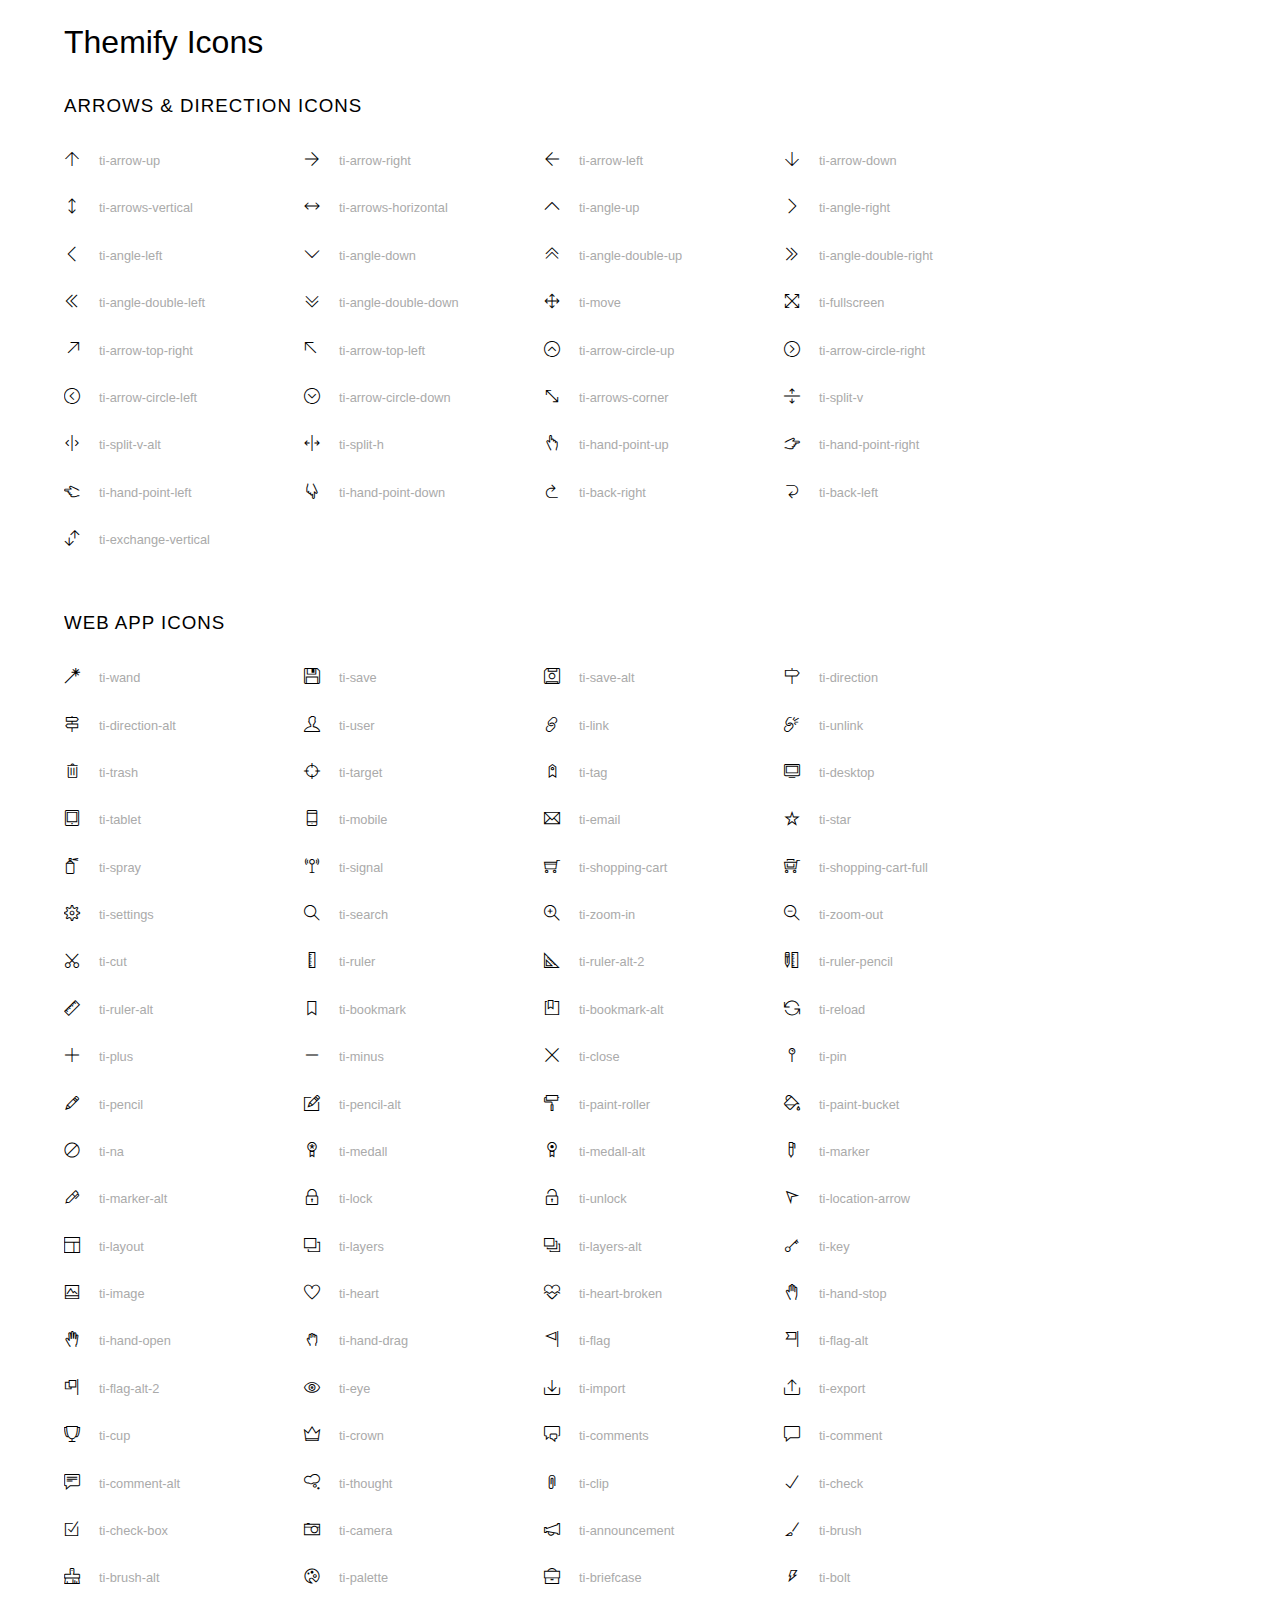
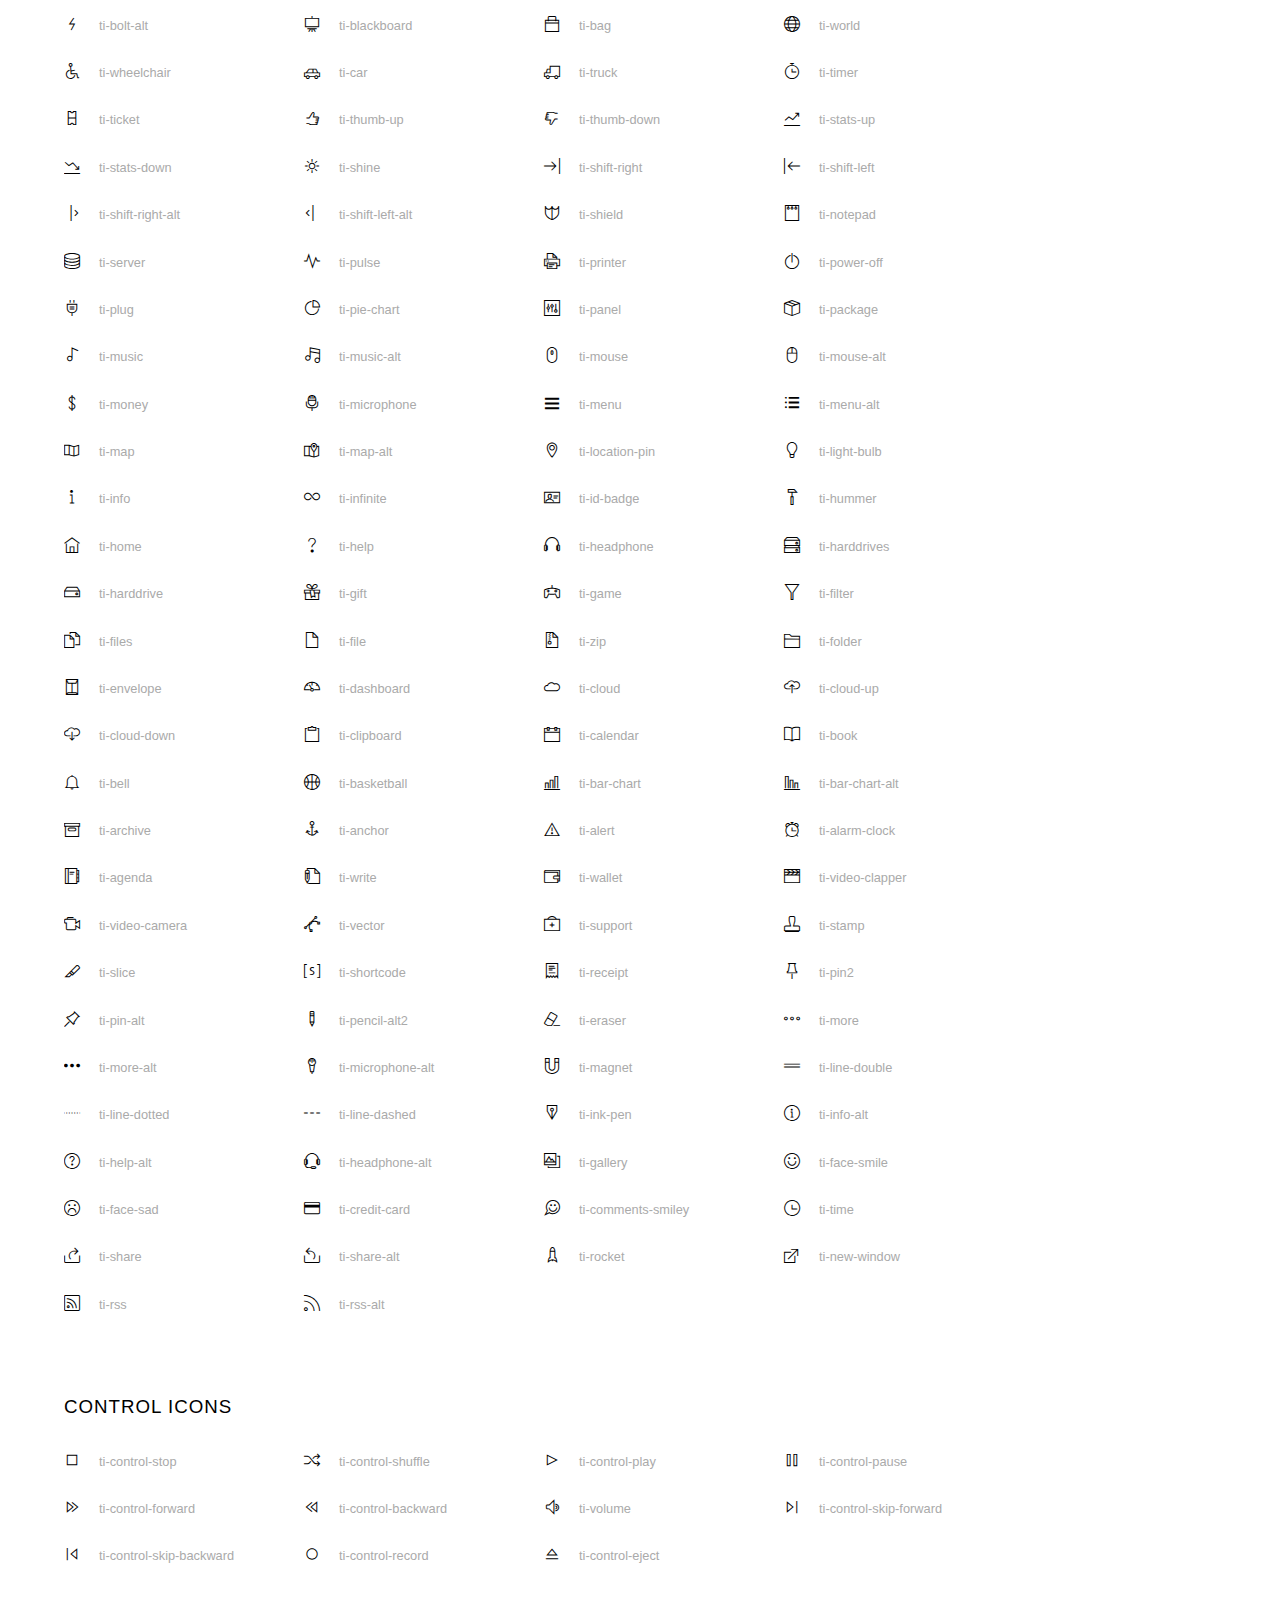
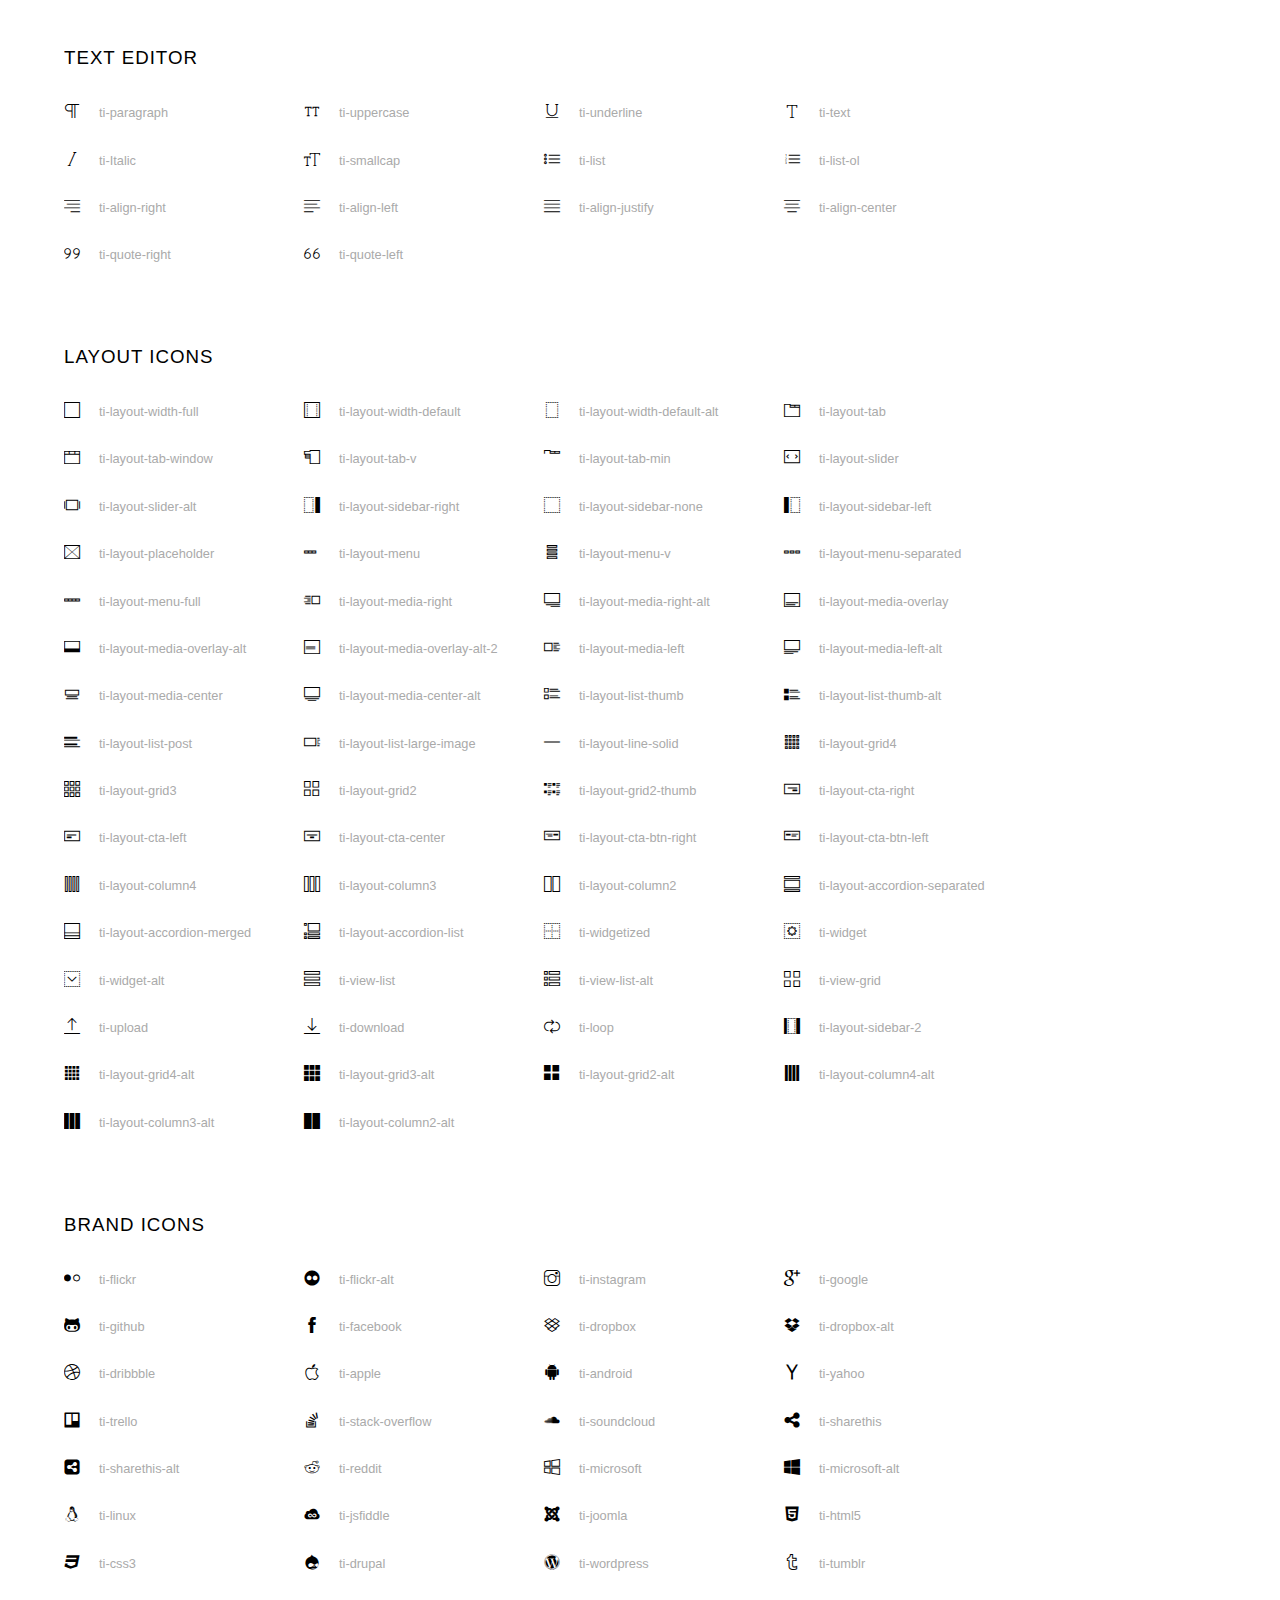
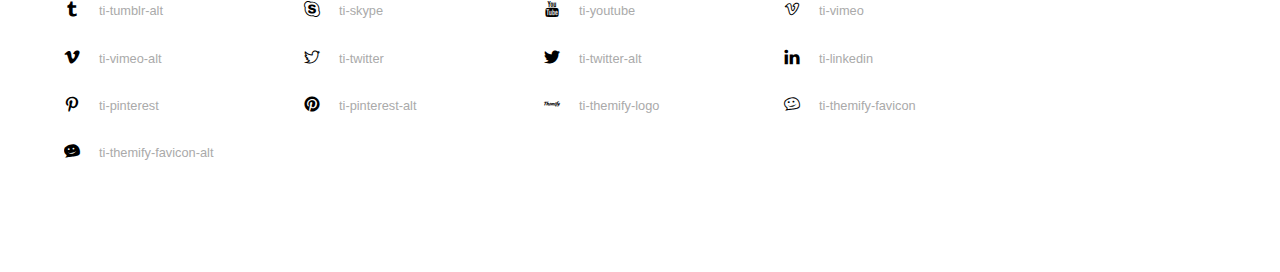
<file: vendors/themify-icons/index.html>
<!doctype html>
<html>
<head>
	<meta charset="utf-8">
	<title>Themify Icon Font</title>
	<meta name="viewport" content="width=device-width">
	<link rel="stylesheet" href="demo-files/demo.css">
	<link rel="stylesheet" href="themify-icons.css">
	<!--[if lt IE 8]><!-->
	<link rel="stylesheet" href="ie7/ie7.css">
	<!--<![endif]-->
</head>
<body>
	<h1>Themify Icons</h1>

	<div class="icon-section">

		<div class="icon-section">
			<h3>Arrows &amp; Direction Icons </h3>

			<div class="icon-container">
				<span class="ti-arrow-up"></span><span class="icon-name"> ti-arrow-up</span>
			</div>
			<div class="icon-container">
				<span class="ti-arrow-right"></span><span class="icon-name"> ti-arrow-right</span>
			</div>
			<div class="icon-container">
				<span class="ti-arrow-left"></span><span class="icon-name"> ti-arrow-left</span>
			</div>
			<div class="icon-container">
				<span class="ti-arrow-down"></span><span class="icon-name"> ti-arrow-down</span>
			</div>
			<div class="icon-container">
				<span class="ti-arrows-vertical"></span><span class="icon-name"> ti-arrows-vertical</span>
			</div>
			<div class="icon-container">
				<span class="ti-arrows-horizontal"></span><span class="icon-name"> ti-arrows-horizontal</span>
			</div>
			<div class="icon-container">
				<span class="ti-angle-up"></span><span class="icon-name"> ti-angle-up</span>
			</div>
			<div class="icon-container">
				<span class="ti-angle-right"></span><span class="icon-name"> ti-angle-right</span>
			</div>
			<div class="icon-container">
				<span class="ti-angle-left"></span><span class="icon-name"> ti-angle-left</span>
			</div>
			<div class="icon-container">
				<span class="ti-angle-down"></span><span class="icon-name"> ti-angle-down</span>
			</div>	
			<div class="icon-container">
				<span class="ti-angle-double-up"></span><span class="icon-name"> ti-angle-double-up</span>
			</div>
			<div class="icon-container">
				<span class="ti-angle-double-right"></span><span class="icon-name"> ti-angle-double-right</span>
			</div>
			<div class="icon-container">
				<span class="ti-angle-double-left"></span><span class="icon-name"> ti-angle-double-left</span>
			</div>
			<div class="icon-container">
				<span class="ti-angle-double-down"></span><span class="icon-name"> ti-angle-double-down</span>
			</div>					
			<div class="icon-container">
				<span class="ti-move"></span><span class="icon-name"> ti-move</span>
			</div>
			<div class="icon-container">
				<span class="ti-fullscreen"></span><span class="icon-name"> ti-fullscreen</span>
			</div>
			<div class="icon-container">
				<span class="ti-arrow-top-right"></span><span class="icon-name"> ti-arrow-top-right</span>
			</div>
			<div class="icon-container">
				<span class="ti-arrow-top-left"></span><span class="icon-name"> ti-arrow-top-left</span>
			</div>
			<div class="icon-container">
				<span class="ti-arrow-circle-up"></span><span class="icon-name"> ti-arrow-circle-up</span>
			</div>
			<div class="icon-container">
				<span class="ti-arrow-circle-right"></span><span class="icon-name"> ti-arrow-circle-right</span>
			</div>
			<div class="icon-container">
				<span class="ti-arrow-circle-left"></span><span class="icon-name"> ti-arrow-circle-left</span>
			</div>
			<div class="icon-container">
				<span class="ti-arrow-circle-down"></span><span class="icon-name"> ti-arrow-circle-down</span>
			</div>
			<div class="icon-container">
				<span class="ti-arrows-corner"></span><span class="icon-name"> ti-arrows-corner</span>
			</div>
			<div class="icon-container">
				<span class="ti-split-v"></span><span class="icon-name"> ti-split-v</span>
			</div>

			<div class="icon-container">
				<span class="ti-split-v-alt"></span><span class="icon-name"> ti-split-v-alt</span>
			</div>
			<div class="icon-container">
				<span class="ti-split-h"></span><span class="icon-name"> ti-split-h</span>
			</div>
			<div class="icon-container">
				<span class="ti-hand-point-up"></span><span class="icon-name"> ti-hand-point-up</span>
			</div>
			<div class="icon-container">
				<span class="ti-hand-point-right"></span><span class="icon-name"> ti-hand-point-right</span>
			</div>
			<div class="icon-container">
				<span class="ti-hand-point-left"></span><span class="icon-name"> ti-hand-point-left</span>
			</div>
			<div class="icon-container">
				<span class="ti-hand-point-down"></span><span class="icon-name"> ti-hand-point-down</span>
			</div>
			<div class="icon-container">
				<span class="ti-back-right"></span><span class="icon-name"> ti-back-right</span>
			</div>
			<div class="icon-container">
				<span class="ti-back-left"></span><span class="icon-name"> ti-back-left</span>
			</div>
			<div class="icon-container">
				<span class="ti-exchange-vertical"></span><span class="icon-name"> ti-exchange-vertical</span>
			</div>

		</div> <!-- Arrows Icons -->



		<h3>Web App Icons</h3>
		
		<div class="icon-section">

			<div class="icon-container">
				<span class="ti-wand"></span><span class="icon-name"> ti-wand</span>
			</div>
			<div class="icon-container">
				<span class="ti-save"></span><span class="icon-name"> ti-save</span>
			</div>
			<div class="icon-container">
				<span class="ti-save-alt"></span><span class="icon-name"> ti-save-alt</span>
			</div>

			<div class="icon-container">
				<span class="ti-direction"></span><span class="icon-name"> ti-direction</span>
			</div>
			<div class="icon-container">
				<span class="ti-direction-alt"></span><span class="icon-name"> ti-direction-alt</span>
			</div>
			<div class="icon-container">
				<span class="ti-user"></span><span class="icon-name"> ti-user</span>
			</div>
			<div class="icon-container">
				<span class="ti-link"></span><span class="icon-name"> ti-link</span>
			</div>
			<div class="icon-container">
				<span class="ti-unlink"></span><span class="icon-name"> ti-unlink</span>
			</div>
			<div class="icon-container">
				<span class="ti-trash"></span><span class="icon-name"> ti-trash</span>
			</div>
			<div class="icon-container">
				<span class="ti-target"></span><span class="icon-name"> ti-target</span>
			</div>
			<div class="icon-container">
				<span class="ti-tag"></span><span class="icon-name"> ti-tag</span>
			</div>
			<div class="icon-container">
				<span class="ti-desktop"></span><span class="icon-name"> ti-desktop</span>
			</div>
			<div class="icon-container">
				<span class="ti-tablet"></span><span class="icon-name"> ti-tablet</span>
			</div>
			<div class="icon-container">
				<span class="ti-mobile"></span><span class="icon-name"> ti-mobile</span>
			</div>
			<div class="icon-container">
				<span class="ti-email"></span><span class="icon-name"> ti-email</span>
			</div>	
			<div class="icon-container">
				<span class="ti-star"></span><span class="icon-name"> ti-star</span>
			</div>
			<div class="icon-container">
				<span class="ti-spray"></span><span class="icon-name"> ti-spray</span>
			</div>
			<div class="icon-container">
				<span class="ti-signal"></span><span class="icon-name"> ti-signal</span>
			</div>
			<div class="icon-container">
				<span class="ti-shopping-cart"></span><span class="icon-name"> ti-shopping-cart</span>
			</div>
			<div class="icon-container">
				<span class="ti-shopping-cart-full"></span><span class="icon-name"> ti-shopping-cart-full</span>
			</div>
			<div class="icon-container">
				<span class="ti-settings"></span><span class="icon-name"> ti-settings</span>
			</div>
			<div class="icon-container">
				<span class="ti-search"></span><span class="icon-name"> ti-search</span>
			</div>
			<div class="icon-container">
				<span class="ti-zoom-in"></span><span class="icon-name"> ti-zoom-in</span>
			</div>
			<div class="icon-container">
				<span class="ti-zoom-out"></span><span class="icon-name"> ti-zoom-out</span>
			</div>
			<div class="icon-container">
				<span class="ti-cut"></span><span class="icon-name"> ti-cut</span>
			</div>
			<div class="icon-container">
				<span class="ti-ruler"></span><span class="icon-name"> ti-ruler</span>
			</div>
			<div class="icon-container">
				<span class="ti-ruler-alt-2"></span><span class="icon-name"> ti-ruler-alt-2</span>
			</div>			
			<div class="icon-container">
				<span class="ti-ruler-pencil"></span><span class="icon-name"> ti-ruler-pencil</span>
			</div>
			<div class="icon-container">
				<span class="ti-ruler-alt"></span><span class="icon-name"> ti-ruler-alt</span>
			</div>
			<div class="icon-container">
				<span class="ti-bookmark"></span><span class="icon-name"> ti-bookmark</span>
			</div>
			<div class="icon-container">
				<span class="ti-bookmark-alt"></span><span class="icon-name"> ti-bookmark-alt</span>
			</div>
			<div class="icon-container">
				<span class="ti-reload"></span><span class="icon-name"> ti-reload</span>
			</div>
			<div class="icon-container">
				<span class="ti-plus"></span><span class="icon-name"> ti-plus</span>
			</div>
			<div class="icon-container">
				<span class="ti-minus"></span><span class="icon-name"> ti-minus</span>
			</div>
			<div class="icon-container">
				<span class="ti-close"></span><span class="icon-name"> ti-close</span>
			</div>			
			<div class="icon-container">
				<span class="ti-pin"></span><span class="icon-name"> ti-pin</span>
			</div>
			<div class="icon-container">
				<span class="ti-pencil"></span><span class="icon-name"> ti-pencil</span>
			</div>
					
		  	<div class="icon-container">
				<span class="ti-pencil-alt"></span><span class="icon-name"> ti-pencil-alt</span>
			</div>
			<div class="icon-container">
				<span class="ti-paint-roller"></span><span class="icon-name"> ti-paint-roller</span>
			</div>
			<div class="icon-container">
				<span class="ti-paint-bucket"></span><span class="icon-name"> ti-paint-bucket</span>
			</div>
			<div class="icon-container">
				<span class="ti-na"></span><span class="icon-name"> ti-na</span>
			</div>
			<div class="icon-container">
				<span class="ti-medall"></span><span class="icon-name"> ti-medall</span>
			</div>
			<div class="icon-container">
				<span class="ti-medall-alt"></span><span class="icon-name"> ti-medall-alt</span>
			</div>
			<div class="icon-container">
				<span class="ti-marker"></span><span class="icon-name"> ti-marker</span>
			</div>
			<div class="icon-container">
				<span class="ti-marker-alt"></span><span class="icon-name"> ti-marker-alt</span>
			</div>

			<div class="icon-container">
				<span class="ti-lock"></span><span class="icon-name"> ti-lock</span>
			</div>
			<div class="icon-container">
				<span class="ti-unlock"></span><span class="icon-name"> ti-unlock</span>
			</div>
			<div class="icon-container">
				<span class="ti-location-arrow"></span><span class="icon-name"> ti-location-arrow</span>
			</div>
			<div class="icon-container">
				<span class="ti-layout"></span><span class="icon-name"> ti-layout</span>
			</div>
			<div class="icon-container">
				<span class="ti-layers"></span><span class="icon-name"> ti-layers</span>
			</div>
			<div class="icon-container">
				<span class="ti-layers-alt"></span><span class="icon-name"> ti-layers-alt</span>
			</div>
			<div class="icon-container">
				<span class="ti-key"></span><span class="icon-name"> ti-key</span>
			</div>
			<div class="icon-container">
				<span class="ti-image"></span><span class="icon-name"> ti-image</span>
			</div>
			<div class="icon-container">
				<span class="ti-heart"></span><span class="icon-name"> ti-heart</span>
			</div>
			<div class="icon-container">
				<span class="ti-heart-broken"></span><span class="icon-name"> ti-heart-broken</span>
			</div>
			<div class="icon-container">
				<span class="ti-hand-stop"></span><span class="icon-name"> ti-hand-stop</span>
			</div>
			<div class="icon-container">
				<span class="ti-hand-open"></span><span class="icon-name"> ti-hand-open</span>
			</div>
			<div class="icon-container">
				<span class="ti-hand-drag"></span><span class="icon-name"> ti-hand-drag</span>
			</div>
			<div class="icon-container">
				<span class="ti-flag"></span><span class="icon-name"> ti-flag</span>
			</div>
			<div class="icon-container">
				<span class="ti-flag-alt"></span><span class="icon-name"> ti-flag-alt</span>
			</div>
			<div class="icon-container">
				<span class="ti-flag-alt-2"></span><span class="icon-name"> ti-flag-alt-2</span>
			</div>
			<div class="icon-container">
				<span class="ti-eye"></span><span class="icon-name"> ti-eye</span>
			</div>
			<div class="icon-container">
				<span class="ti-import"></span><span class="icon-name"> ti-import</span>
			</div>			
			<div class="icon-container">
				<span class="ti-export"></span><span class="icon-name"> ti-export</span>
			</div>
			<div class="icon-container">
				<span class="ti-cup"></span><span class="icon-name"> ti-cup</span>
			</div>
			<div class="icon-container">
				<span class="ti-crown"></span><span class="icon-name"> ti-crown</span>
			</div>
			<div class="icon-container">
				<span class="ti-comments"></span><span class="icon-name"> ti-comments</span>
			</div>
			<div class="icon-container">
				<span class="ti-comment"></span><span class="icon-name"> ti-comment</span>
			</div>
			<div class="icon-container">
				<span class="ti-comment-alt"></span><span class="icon-name"> ti-comment-alt</span>
			</div>
			<div class="icon-container">
				<span class="ti-thought"></span><span class="icon-name"> ti-thought</span>
			</div>			
			<div class="icon-container">
				<span class="ti-clip"></span><span class="icon-name"> ti-clip</span>
			</div>

			<div class="icon-container">
				<span class="ti-check"></span><span class="icon-name"> ti-check</span>
			</div>
			<div class="icon-container">
				<span class="ti-check-box"></span><span class="icon-name"> ti-check-box</span>
			</div>
			<div class="icon-container">
				<span class="ti-camera"></span><span class="icon-name"> ti-camera</span>
			</div>
			<div class="icon-container">
				<span class="ti-announcement"></span><span class="icon-name"> ti-announcement</span>
			</div>
			<div class="icon-container">
				<span class="ti-brush"></span><span class="icon-name"> ti-brush</span>
			</div>
			<div class="icon-container">
				<span class="ti-brush-alt"></span><span class="icon-name"> ti-brush-alt</span>
			</div>
			<div class="icon-container">
				<span class="ti-palette"></span><span class="icon-name"> ti-palette</span>
			</div>			
			<div class="icon-container">
				<span class="ti-briefcase"></span><span class="icon-name"> ti-briefcase</span>
			</div>
			<div class="icon-container">
				<span class="ti-bolt"></span><span class="icon-name"> ti-bolt</span>
			</div>
			<div class="icon-container">
				<span class="ti-bolt-alt"></span><span class="icon-name"> ti-bolt-alt</span>
			</div>
			<div class="icon-container">
				<span class="ti-blackboard"></span><span class="icon-name"> ti-blackboard</span>
			</div>
			<div class="icon-container">
				<span class="ti-bag"></span><span class="icon-name"> ti-bag</span>
			</div>
			<div class="icon-container">
				<span class="ti-world"></span><span class="icon-name"> ti-world</span>
			</div>
			<div class="icon-container">
				<span class="ti-wheelchair"></span><span class="icon-name"> ti-wheelchair</span>
			</div>
			<div class="icon-container">
				<span class="ti-car"></span><span class="icon-name"> ti-car</span>
			</div>
			<div class="icon-container">
				<span class="ti-truck"></span><span class="icon-name"> ti-truck</span>
			</div>
			<div class="icon-container">
				<span class="ti-timer"></span><span class="icon-name"> ti-timer</span>
			</div>
			<div class="icon-container">
				<span class="ti-ticket"></span><span class="icon-name"> ti-ticket</span>
			</div>
			<div class="icon-container">
				<span class="ti-thumb-up"></span><span class="icon-name"> ti-thumb-up</span>
			</div>
			<div class="icon-container">
				<span class="ti-thumb-down"></span><span class="icon-name"> ti-thumb-down</span>
			</div>

			<div class="icon-container">
				<span class="ti-stats-up"></span><span class="icon-name"> ti-stats-up</span>
			</div>
			<div class="icon-container">
				<span class="ti-stats-down"></span><span class="icon-name"> ti-stats-down</span>
			</div>
			<div class="icon-container">
				<span class="ti-shine"></span><span class="icon-name"> ti-shine</span>
			</div>
			<div class="icon-container">
				<span class="ti-shift-right"></span><span class="icon-name"> ti-shift-right</span>
			</div>
			<div class="icon-container">
				<span class="ti-shift-left"></span><span class="icon-name"> ti-shift-left</span>
			</div>

			<div class="icon-container">
				<span class="ti-shift-right-alt"></span><span class="icon-name"> ti-shift-right-alt</span>
			</div>
			<div class="icon-container">
				<span class="ti-shift-left-alt"></span><span class="icon-name"> ti-shift-left-alt</span>
			</div>
			<div class="icon-container">
				<span class="ti-shield"></span><span class="icon-name"> ti-shield</span>
			</div>
			<div class="icon-container">
				<span class="ti-notepad"></span><span class="icon-name"> ti-notepad</span>
			</div>
			<div class="icon-container">
				<span class="ti-server"></span><span class="icon-name"> ti-server</span>
			</div>

			<div class="icon-container">
				<span class="ti-pulse"></span><span class="icon-name"> ti-pulse</span>
			</div>
			<div class="icon-container">
				<span class="ti-printer"></span><span class="icon-name"> ti-printer</span>
			</div>
			<div class="icon-container">
				<span class="ti-power-off"></span><span class="icon-name"> ti-power-off</span>
			</div>
			<div class="icon-container">
				<span class="ti-plug"></span><span class="icon-name"> ti-plug</span>
			</div>
			<div class="icon-container">
				<span class="ti-pie-chart"></span><span class="icon-name"> ti-pie-chart</span>
			</div>

			<div class="icon-container">
				<span class="ti-panel"></span><span class="icon-name"> ti-panel</span>
			</div>
			<div class="icon-container">
				<span class="ti-package"></span><span class="icon-name"> ti-package</span>
			</div>
			<div class="icon-container">
				<span class="ti-music"></span><span class="icon-name"> ti-music</span>
			</div>
			<div class="icon-container">
				<span class="ti-music-alt"></span><span class="icon-name"> ti-music-alt</span>
			</div>
			<div class="icon-container">
				<span class="ti-mouse"></span><span class="icon-name"> ti-mouse</span>
			</div>
			<div class="icon-container">
				<span class="ti-mouse-alt"></span><span class="icon-name"> ti-mouse-alt</span>
			</div>
			<div class="icon-container">
				<span class="ti-money"></span><span class="icon-name"> ti-money</span>
			</div>
			<div class="icon-container">
				<span class="ti-microphone"></span><span class="icon-name"> ti-microphone</span>
			</div>
			<div class="icon-container">
				<span class="ti-menu"></span><span class="icon-name"> ti-menu</span>
			</div>
			<div class="icon-container">
				<span class="ti-menu-alt"></span><span class="icon-name"> ti-menu-alt</span>
			</div>
			<div class="icon-container">
				<span class="ti-map"></span><span class="icon-name"> ti-map</span>
			</div>
			<div class="icon-container">
				<span class="ti-map-alt"></span><span class="icon-name"> ti-map-alt</span>
			</div>

			<div class="icon-container">
				<span class="ti-location-pin"></span><span class="icon-name"> ti-location-pin</span>
			</div>

			<div class="icon-container">
				<span class="ti-light-bulb"></span><span class="icon-name"> ti-light-bulb</span>
			</div>
			<div class="icon-container">
				<span class="ti-info"></span><span class="icon-name"> ti-info</span>
			</div>
			<div class="icon-container">
				<span class="ti-infinite"></span><span class="icon-name"> ti-infinite</span>
			</div>
			<div class="icon-container">
				<span class="ti-id-badge"></span><span class="icon-name"> ti-id-badge</span>
			</div>
			<div class="icon-container">
				<span class="ti-hummer"></span><span class="icon-name"> ti-hummer</span>
			</div>
			<div class="icon-container">
				<span class="ti-home"></span><span class="icon-name"> ti-home</span>
			</div>
			<div class="icon-container">
				<span class="ti-help"></span><span class="icon-name"> ti-help</span>
			</div>
			<div class="icon-container">
				<span class="ti-headphone"></span><span class="icon-name"> ti-headphone</span>
			</div>
			<div class="icon-container">
				<span class="ti-harddrives"></span><span class="icon-name"> ti-harddrives</span>
			</div>
			<div class="icon-container">
				<span class="ti-harddrive"></span><span class="icon-name"> ti-harddrive</span>
			</div>
			<div class="icon-container">
				<span class="ti-gift"></span><span class="icon-name"> ti-gift</span>
			</div>
			<div class="icon-container">
				<span class="ti-game"></span><span class="icon-name"> ti-game</span>
			</div>
			<div class="icon-container">
				<span class="ti-filter"></span><span class="icon-name"> ti-filter</span>
			</div>
			<div class="icon-container">
				<span class="ti-files"></span><span class="icon-name"> ti-files</span>
			</div>
			<div class="icon-container">
				<span class="ti-file"></span><span class="icon-name"> ti-file</span>
			</div>
			<div class="icon-container">
				<span class="ti-zip"></span><span class="icon-name"> ti-zip</span>
			</div>
			<div class="icon-container">
				<span class="ti-folder"></span><span class="icon-name"> ti-folder</span>
			</div>			
			<div class="icon-container">
				<span class="ti-envelope"></span><span class="icon-name"> ti-envelope</span>
			</div>


			<div class="icon-container">
				<span class="ti-dashboard"></span><span class="icon-name"> ti-dashboard</span>
			</div>
			<div class="icon-container">
				<span class="ti-cloud"></span><span class="icon-name"> ti-cloud</span>
			</div>
			<div class="icon-container">
				<span class="ti-cloud-up"></span><span class="icon-name"> ti-cloud-up</span>
			</div>
			<div class="icon-container">
				<span class="ti-cloud-down"></span><span class="icon-name"> ti-cloud-down</span>
			</div>
			<div class="icon-container">
				<span class="ti-clipboard"></span><span class="icon-name"> ti-clipboard</span>
			</div>
			<div class="icon-container">
				<span class="ti-calendar"></span><span class="icon-name"> ti-calendar</span>
			</div>
			<div class="icon-container">
				<span class="ti-book"></span><span class="icon-name"> ti-book</span>
			</div>
			<div class="icon-container">
				<span class="ti-bell"></span><span class="icon-name"> ti-bell</span>
			</div>
			<div class="icon-container">
				<span class="ti-basketball"></span><span class="icon-name"> ti-basketball</span>
			</div>
			<div class="icon-container">
				<span class="ti-bar-chart"></span><span class="icon-name"> ti-bar-chart</span>
			</div>
			<div class="icon-container">
				<span class="ti-bar-chart-alt"></span><span class="icon-name"> ti-bar-chart-alt</span>
			</div>


			<div class="icon-container">
				<span class="ti-archive"></span><span class="icon-name"> ti-archive</span>
			</div>
			<div class="icon-container">
				<span class="ti-anchor"></span><span class="icon-name"> ti-anchor</span>
			</div>

			<div class="icon-container">
				<span class="ti-alert"></span><span class="icon-name"> ti-alert</span>
			</div>
			<div class="icon-container">
				<span class="ti-alarm-clock"></span><span class="icon-name"> ti-alarm-clock</span>
			</div>
			<div class="icon-container">
				<span class="ti-agenda"></span><span class="icon-name"> ti-agenda</span>
			</div>
			<div class="icon-container">
				<span class="ti-write"></span><span class="icon-name"> ti-write</span>
			</div>

			<div class="icon-container">
				<span class="ti-wallet"></span><span class="icon-name"> ti-wallet</span>
			</div>
			<div class="icon-container">
				<span class="ti-video-clapper"></span><span class="icon-name"> ti-video-clapper</span>
			</div>
			<div class="icon-container">
				<span class="ti-video-camera"></span><span class="icon-name"> ti-video-camera</span>
			</div>
			<div class="icon-container">
				<span class="ti-vector"></span><span class="icon-name"> ti-vector</span>
			</div>

			<div class="icon-container">
				<span class="ti-support"></span><span class="icon-name"> ti-support</span>
			</div>
			<div class="icon-container">
				<span class="ti-stamp"></span><span class="icon-name"> ti-stamp</span>
			</div>
			<div class="icon-container">
				<span class="ti-slice"></span><span class="icon-name"> ti-slice</span>
			</div>
			<div class="icon-container">
				<span class="ti-shortcode"></span><span class="icon-name"> ti-shortcode</span>
			</div>
			<div class="icon-container">
				<span class="ti-receipt"></span><span class="icon-name"> ti-receipt</span>
			</div>
			<div class="icon-container">
				<span class="ti-pin2"></span><span class="icon-name"> ti-pin2</span>
			</div>
			<div class="icon-container">
				<span class="ti-pin-alt"></span><span class="icon-name"> ti-pin-alt</span>
			</div>
			<div class="icon-container">
				<span class="ti-pencil-alt2"></span><span class="icon-name"> ti-pencil-alt2</span>
			</div>
			<div class="icon-container">
				<span class="ti-eraser"></span><span class="icon-name"> ti-eraser</span>
			</div>			
			<div class="icon-container">
				<span class="ti-more"></span><span class="icon-name"> ti-more</span>
			</div>
			<div class="icon-container">
				<span class="ti-more-alt"></span><span class="icon-name"> ti-more-alt</span>
			</div>
			<div class="icon-container">
				<span class="ti-microphone-alt"></span><span class="icon-name"> ti-microphone-alt</span>
			</div>
			<div class="icon-container">
				<span class="ti-magnet"></span><span class="icon-name"> ti-magnet</span>
			</div>
			<div class="icon-container">
				<span class="ti-line-double"></span><span class="icon-name"> ti-line-double</span>
			</div>
			<div class="icon-container">
				<span class="ti-line-dotted"></span><span class="icon-name"> ti-line-dotted</span>
			</div>
			<div class="icon-container">
				<span class="ti-line-dashed"></span><span class="icon-name"> ti-line-dashed</span>
			</div>

			<div class="icon-container">
				<span class="ti-ink-pen"></span><span class="icon-name"> ti-ink-pen</span>
			</div>
			<div class="icon-container">
				<span class="ti-info-alt"></span><span class="icon-name"> ti-info-alt</span>
			</div>
			<div class="icon-container">
				<span class="ti-help-alt"></span><span class="icon-name"> ti-help-alt</span>
			</div>
			<div class="icon-container">
				<span class="ti-headphone-alt"></span><span class="icon-name"> ti-headphone-alt</span>
			</div>

			<div class="icon-container">
				<span class="ti-gallery"></span><span class="icon-name"> ti-gallery</span>
			</div>
			<div class="icon-container">
				<span class="ti-face-smile"></span><span class="icon-name"> ti-face-smile</span>
			</div>
			<div class="icon-container">
				<span class="ti-face-sad"></span><span class="icon-name"> ti-face-sad</span>
			</div>
			<div class="icon-container">
				<span class="ti-credit-card"></span><span class="icon-name"> ti-credit-card</span>
			</div>
			<div class="icon-container">
				<span class="ti-comments-smiley"></span><span class="icon-name"> ti-comments-smiley</span>
			</div>
			<div class="icon-container">
				<span class="ti-time"></span><span class="icon-name"> ti-time</span>
			</div>
			<div class="icon-container">
				<span class="ti-share"></span><span class="icon-name"> ti-share</span>
			</div>
			<div class="icon-container">
				<span class="ti-share-alt"></span><span class="icon-name"> ti-share-alt</span>
			</div>
			<div class="icon-container">
				<span class="ti-rocket"></span><span class="icon-name"> ti-rocket</span>
			</div>

			<div class="icon-container">
				<span class="ti-new-window"></span><span class="icon-name"> ti-new-window</span>
			</div>

			<div class="icon-container">
				<span class="ti-rss"></span><span class="icon-name"> ti-rss</span>
			</div>

			<div class="icon-container">
				<span class="ti-rss-alt"></span><span class="icon-name"> ti-rss-alt</span>
			</div>
			
		</div><!-- Web App Icons -->


		<div class="icon-section">
			<h3>Control Icons</h3>
			<div class="icon-container">
				<span class="ti-control-stop"></span><span class="icon-name"> ti-control-stop</span>
			</div>
			<div class="icon-container">
				<span class="ti-control-shuffle"></span><span class="icon-name"> ti-control-shuffle</span>
			</div>
			<div class="icon-container">
				<span class="ti-control-play"></span><span class="icon-name"> ti-control-play</span>
			</div>
			<div class="icon-container">
				<span class="ti-control-pause"></span><span class="icon-name"> ti-control-pause</span>
			</div>
			<div class="icon-container">
				<span class="ti-control-forward"></span><span class="icon-name"> ti-control-forward</span>
			</div>
			<div class="icon-container">
				<span class="ti-control-backward"></span><span class="icon-name"> ti-control-backward</span>
			</div>	
			<div class="icon-container">
				<span class="ti-volume"></span><span class="icon-name"> ti-volume</span>
			</div>
			<div class="icon-container">
				<span class="ti-control-skip-forward"></span><span class="icon-name"> ti-control-skip-forward</span>
			</div>
			<div class="icon-container">
				<span class="ti-control-skip-backward"></span><span class="icon-name"> ti-control-skip-backward</span>
			</div>
			<div class="icon-container">
				<span class="ti-control-record"></span><span class="icon-name"> ti-control-record</span>
			</div>
			<div class="icon-container">
				<span class="ti-control-eject"></span><span class="icon-name"> ti-control-eject</span>
			</div>			
		</div> <!-- Control Icons -->


		<div class="icon-section">
			<h3>Text Editor</h3>

			<div class="icon-container">
				<span class="ti-paragraph"></span><span class="icon-name"> ti-paragraph</span>
			</div>
			<div class="icon-container">
				<span class="ti-uppercase"></span><span class="icon-name"> ti-uppercase</span>
			</div>

			<div class="icon-container">
				<span class="ti-underline"></span><span class="icon-name"> ti-underline</span>
			</div>
			<div class="icon-container">
				<span class="ti-text"></span><span class="icon-name"> ti-text</span>
			</div>
			<div class="icon-container">
				<span class="ti-Italic"></span><span class="icon-name"> ti-Italic</span>
			</div>
			<div class="icon-container">
				<span class="ti-smallcap"></span><span class="icon-name"> ti-smallcap</span>
			</div>
			<div class="icon-container">
				<span class="ti-list"></span><span class="icon-name"> ti-list</span>
			</div>
			<div class="icon-container">
				<span class="ti-list-ol"></span><span class="icon-name"> ti-list-ol</span>
			</div>
			<div class="icon-container">
				<span class="ti-align-right"></span><span class="icon-name"> ti-align-right</span>
			</div>
			<div class="icon-container">
				<span class="ti-align-left"></span><span class="icon-name"> ti-align-left</span>
			</div>
			<div class="icon-container">
				<span class="ti-align-justify"></span><span class="icon-name"> ti-align-justify</span>
			</div>
			<div class="icon-container">
				<span class="ti-align-center"></span><span class="icon-name"> ti-align-center</span>
			</div>
			<div class="icon-container">
				<span class="ti-quote-right"></span><span class="icon-name"> ti-quote-right</span>
			</div>
			<div class="icon-container">
				<span class="ti-quote-left"></span><span class="icon-name"> ti-quote-left</span>
			</div>

		</div> <!-- Text Editor -->



		<div class="icon-section">
			<h3>Layout Icons</h3>
			<div class="icon-container">
				<span class="ti-layout-width-full"></span><span class="icon-name"> ti-layout-width-full</span>
			</div>
			<div class="icon-container">
				<span class="ti-layout-width-default"></span><span class="icon-name"> ti-layout-width-default</span>
			</div>
			<div class="icon-container">
				<span class="ti-layout-width-default-alt"></span><span class="icon-name"> ti-layout-width-default-alt</span>
			</div>
			<div class="icon-container">
				<span class="ti-layout-tab"></span><span class="icon-name"> ti-layout-tab</span>
			</div>
			<div class="icon-container">
				<span class="ti-layout-tab-window"></span><span class="icon-name"> ti-layout-tab-window</span>
			</div>
			<div class="icon-container">
				<span class="ti-layout-tab-v"></span><span class="icon-name"> ti-layout-tab-v</span>
			</div>
			<div class="icon-container">
				<span class="ti-layout-tab-min"></span><span class="icon-name"> ti-layout-tab-min</span>
			</div>
			<div class="icon-container">
				<span class="ti-layout-slider"></span><span class="icon-name"> ti-layout-slider</span>
			</div>
			<div class="icon-container">
				<span class="ti-layout-slider-alt"></span><span class="icon-name"> ti-layout-slider-alt</span>
			</div>
			<div class="icon-container">
				<span class="ti-layout-sidebar-right"></span><span class="icon-name"> ti-layout-sidebar-right</span>
			</div>
			<div class="icon-container">
				<span class="ti-layout-sidebar-none"></span><span class="icon-name"> ti-layout-sidebar-none</span>
			</div>
			<div class="icon-container">
				<span class="ti-layout-sidebar-left"></span><span class="icon-name"> ti-layout-sidebar-left</span>
			</div>
			<div class="icon-container">
				<span class="ti-layout-placeholder"></span><span class="icon-name"> ti-layout-placeholder</span>
			</div>
			<div class="icon-container">
				<span class="ti-layout-menu"></span><span class="icon-name"> ti-layout-menu</span>
			</div>
			<div class="icon-container">
				<span class="ti-layout-menu-v"></span><span class="icon-name"> ti-layout-menu-v</span>
			</div>
			<div class="icon-container">
				<span class="ti-layout-menu-separated"></span><span class="icon-name"> ti-layout-menu-separated</span>
			</div>
			<div class="icon-container">
				<span class="ti-layout-menu-full"></span><span class="icon-name"> ti-layout-menu-full</span>
			</div>
			<div class="icon-container">
				<span class="ti-layout-media-right"></span><span class="icon-name"> ti-layout-media-right</span>
			</div>
			<div class="icon-container">
				<span class="ti-layout-media-right-alt"></span><span class="icon-name"> ti-layout-media-right-alt</span>
			</div>
			<div class="icon-container">
				<span class="ti-layout-media-overlay"></span><span class="icon-name"> ti-layout-media-overlay</span>
			</div>
			<div class="icon-container">
				<span class="ti-layout-media-overlay-alt"></span><span class="icon-name"> ti-layout-media-overlay-alt</span>
			</div>
			<div class="icon-container">
				<span class="ti-layout-media-overlay-alt-2"></span><span class="icon-name"> ti-layout-media-overlay-alt-2</span>
			</div>
			<div class="icon-container">
				<span class="ti-layout-media-left"></span><span class="icon-name"> ti-layout-media-left</span>
			</div>
			<div class="icon-container">
				<span class="ti-layout-media-left-alt"></span><span class="icon-name"> ti-layout-media-left-alt</span>
			</div>
			<div class="icon-container">
				<span class="ti-layout-media-center"></span><span class="icon-name"> ti-layout-media-center</span>
			</div>
			<div class="icon-container">
				<span class="ti-layout-media-center-alt"></span><span class="icon-name"> ti-layout-media-center-alt</span>
			</div>
			<div class="icon-container">
				<span class="ti-layout-list-thumb"></span><span class="icon-name"> ti-layout-list-thumb</span>
			</div>
			<div class="icon-container">
				<span class="ti-layout-list-thumb-alt"></span><span class="icon-name"> ti-layout-list-thumb-alt</span>
			</div>
			<div class="icon-container">
				<span class="ti-layout-list-post"></span><span class="icon-name"> ti-layout-list-post</span>
			</div>
			<div class="icon-container">
				<span class="ti-layout-list-large-image"></span><span class="icon-name"> ti-layout-list-large-image</span>
			</div>
			<div class="icon-container">
				<span class="ti-layout-line-solid"></span><span class="icon-name"> ti-layout-line-solid</span>
			</div>
			<div class="icon-container">
				<span class="ti-layout-grid4"></span><span class="icon-name"> ti-layout-grid4</span>
			</div>
			<div class="icon-container">
				<span class="ti-layout-grid3"></span><span class="icon-name"> ti-layout-grid3</span>
			</div>
			<div class="icon-container">
				<span class="ti-layout-grid2"></span><span class="icon-name"> ti-layout-grid2</span>
			</div>
			<div class="icon-container">
				<span class="ti-layout-grid2-thumb"></span><span class="icon-name"> ti-layout-grid2-thumb</span>
			</div>
			<div class="icon-container">
				<span class="ti-layout-cta-right"></span><span class="icon-name"> ti-layout-cta-right</span>
			</div>
			<div class="icon-container">
				<span class="ti-layout-cta-left"></span><span class="icon-name"> ti-layout-cta-left</span>
			</div>
			<div class="icon-container">
				<span class="ti-layout-cta-center"></span><span class="icon-name"> ti-layout-cta-center</span>
			</div>
			<div class="icon-container">
				<span class="ti-layout-cta-btn-right"></span><span class="icon-name"> ti-layout-cta-btn-right</span>
			</div>
			<div class="icon-container">
				<span class="ti-layout-cta-btn-left"></span><span class="icon-name"> ti-layout-cta-btn-left</span>
			</div>
			<div class="icon-container">
				<span class="ti-layout-column4"></span><span class="icon-name"> ti-layout-column4</span>
			</div>
			<div class="icon-container">
				<span class="ti-layout-column3"></span><span class="icon-name"> ti-layout-column3</span>
			</div>
			<div class="icon-container">
				<span class="ti-layout-column2"></span><span class="icon-name"> ti-layout-column2</span>
			</div>
			<div class="icon-container">
				<span class="ti-layout-accordion-separated"></span><span class="icon-name"> ti-layout-accordion-separated</span>
			</div>
			<div class="icon-container">
				<span class="ti-layout-accordion-merged"></span><span class="icon-name"> ti-layout-accordion-merged</span>
			</div>
			<div class="icon-container">
				<span class="ti-layout-accordion-list"></span><span class="icon-name"> ti-layout-accordion-list</span>
			</div>
			<div class="icon-container">
				<span class="ti-widgetized"></span><span class="icon-name"> ti-widgetized</span>
			</div>
			<div class="icon-container">
				<span class="ti-widget"></span><span class="icon-name"> ti-widget</span>
			</div>
			<div class="icon-container">
				<span class="ti-widget-alt"></span><span class="icon-name"> ti-widget-alt</span>
			</div>
			<div class="icon-container">
				<span class="ti-view-list"></span><span class="icon-name"> ti-view-list</span>
			</div>
			<div class="icon-container">
				<span class="ti-view-list-alt"></span><span class="icon-name"> ti-view-list-alt</span>
			</div>
			<div class="icon-container">
				<span class="ti-view-grid"></span><span class="icon-name"> ti-view-grid</span>
			</div>
			<div class="icon-container">
				<span class="ti-upload"></span><span class="icon-name"> ti-upload</span>
			</div>
			<div class="icon-container">
				<span class="ti-download"></span><span class="icon-name"> ti-download</span>
			</div>	
			<div class="icon-container">
				<span class="ti-loop"></span><span class="icon-name"> ti-loop</span>
			</div>
			<div class="icon-container">
				<span class="ti-layout-sidebar-2"></span><span class="icon-name"> ti-layout-sidebar-2</span>
			</div>
			<div class="icon-container">
				<span class="ti-layout-grid4-alt"></span><span class="icon-name"> ti-layout-grid4-alt</span>
			</div>
			<div class="icon-container">
				<span class="ti-layout-grid3-alt"></span><span class="icon-name"> ti-layout-grid3-alt</span>
			</div>
			<div class="icon-container">
				<span class="ti-layout-grid2-alt"></span><span class="icon-name"> ti-layout-grid2-alt</span>
			</div>
			<div class="icon-container">
				<span class="ti-layout-column4-alt"></span><span class="icon-name"> ti-layout-column4-alt</span>
			</div>
			<div class="icon-container">
				<span class="ti-layout-column3-alt"></span><span class="icon-name"> ti-layout-column3-alt</span>
			</div>
			<div class="icon-container">
				<span class="ti-layout-column2-alt"></span><span class="icon-name"> ti-layout-column2-alt</span>
			</div>		


		</div> <!-- Layout Icons -->


		<div class="icon-section">
			<h3>Brand Icons</h3>

			<div class="icon-container">
				<span class="ti-flickr"></span><span class="icon-name"> ti-flickr</span>
			</div>
			<div class="icon-container">
				<span class="ti-flickr-alt"></span><span class="icon-name"> ti-flickr-alt</span>
			</div>			
			<div class="icon-container">
				<span class="ti-instagram"></span><span class="icon-name"> ti-instagram</span>
			</div>
			<div class="icon-container">
				<span class="ti-google"></span><span class="icon-name"> ti-google</span>
			</div>
			<div class="icon-container">
				<span class="ti-github"></span><span class="icon-name"> ti-github</span>
			</div>

			<div class="icon-container">
				<span class="ti-facebook"></span><span class="icon-name"> ti-facebook</span>
			</div>
			<div class="icon-container">
				<span class="ti-dropbox"></span><span class="icon-name"> ti-dropbox</span>
			</div>
			<div class="icon-container">
				<span class="ti-dropbox-alt"></span><span class="icon-name"> ti-dropbox-alt</span>
			</div>
			<div class="icon-container">
				<span class="ti-dribbble"></span><span class="icon-name"> ti-dribbble</span>
			</div>
			<div class="icon-container">
				<span class="ti-apple"></span><span class="icon-name"> ti-apple</span>
			</div>
			<div class="icon-container">
				<span class="ti-android"></span><span class="icon-name"> ti-android</span>
			</div>
			<div class="icon-container">
				<span class="ti-yahoo"></span><span class="icon-name"> ti-yahoo</span>
			</div>
			<div class="icon-container">
				<span class="ti-trello"></span><span class="icon-name"> ti-trello</span>
			</div>
			<div class="icon-container">
				<span class="ti-stack-overflow"></span><span class="icon-name"> ti-stack-overflow</span>
			</div>
			<div class="icon-container">
				<span class="ti-soundcloud"></span><span class="icon-name"> ti-soundcloud</span>
			</div>
			<div class="icon-container">
				<span class="ti-sharethis"></span><span class="icon-name"> ti-sharethis</span>
			</div>
			<div class="icon-container">
				<span class="ti-sharethis-alt"></span><span class="icon-name"> ti-sharethis-alt</span>
			</div>
			<div class="icon-container">
				<span class="ti-reddit"></span><span class="icon-name"> ti-reddit</span>
			</div>

			<div class="icon-container">
				<span class="ti-microsoft"></span><span class="icon-name"> ti-microsoft</span>
			</div>
			<div class="icon-container">
				<span class="ti-microsoft-alt"></span><span class="icon-name"> ti-microsoft-alt</span>
			</div>
			<div class="icon-container">
				<span class="ti-linux"></span><span class="icon-name"> ti-linux</span>
			</div>
			<div class="icon-container">
				<span class="ti-jsfiddle"></span><span class="icon-name"> ti-jsfiddle</span>
			</div>
			<div class="icon-container">
				<span class="ti-joomla"></span><span class="icon-name"> ti-joomla</span>
			</div>
			<div class="icon-container">
				<span class="ti-html5"></span><span class="icon-name"> ti-html5</span>
			</div>
			<div class="icon-container">
				<span class="ti-css3"></span><span class="icon-name"> ti-css3</span>
			</div>	
			<div class="icon-container">
				<span class="ti-drupal"></span><span class="icon-name"> ti-drupal</span>
			</div>
			<div class="icon-container">
				<span class="ti-wordpress"></span><span class="icon-name"> ti-wordpress</span>
			</div>		
			<div class="icon-container">
				<span class="ti-tumblr"></span><span class="icon-name"> ti-tumblr</span>
			</div>
			<div class="icon-container">
				<span class="ti-tumblr-alt"></span><span class="icon-name"> ti-tumblr-alt</span>
			</div>
			<div class="icon-container">
				<span class="ti-skype"></span><span class="icon-name"> ti-skype</span>
			</div>
			<div class="icon-container">
				<span class="ti-youtube"></span><span class="icon-name"> ti-youtube</span>
			</div>
			<div class="icon-container">
				<span class="ti-vimeo"></span><span class="icon-name"> ti-vimeo</span>
			</div>
			<div class="icon-container">
				<span class="ti-vimeo-alt"></span><span class="icon-name"> ti-vimeo-alt</span>
			</div>			
			<div class="icon-container">
				<span class="ti-twitter"></span><span class="icon-name"> ti-twitter</span>
			</div>
			<div class="icon-container">
				<span class="ti-twitter-alt"></span><span class="icon-name"> ti-twitter-alt</span>
			</div>
			<div class="icon-container">
				<span class="ti-linkedin"></span><span class="icon-name"> ti-linkedin</span>
			</div>
			<div class="icon-container">
				<span class="ti-pinterest"></span><span class="icon-name"> ti-pinterest</span>
			</div>

			<div class="icon-container">
				<span class="ti-pinterest-alt"></span><span class="icon-name"> ti-pinterest-alt</span>
			</div>
			<div class="icon-container">
				<span class="ti-themify-logo"></span><span class="icon-name"> ti-themify-logo</span>
			</div>
			<div class="icon-container">
				<span class="ti-themify-favicon"></span><span class="icon-name"> ti-themify-favicon</span>
			</div>
			<div class="icon-container">
				<span class="ti-themify-favicon-alt"></span><span class="icon-name"> ti-themify-favicon-alt</span>
			</div>

		</div> <!-- brand Icons -->

	</div>

</body>
</html>
</file>
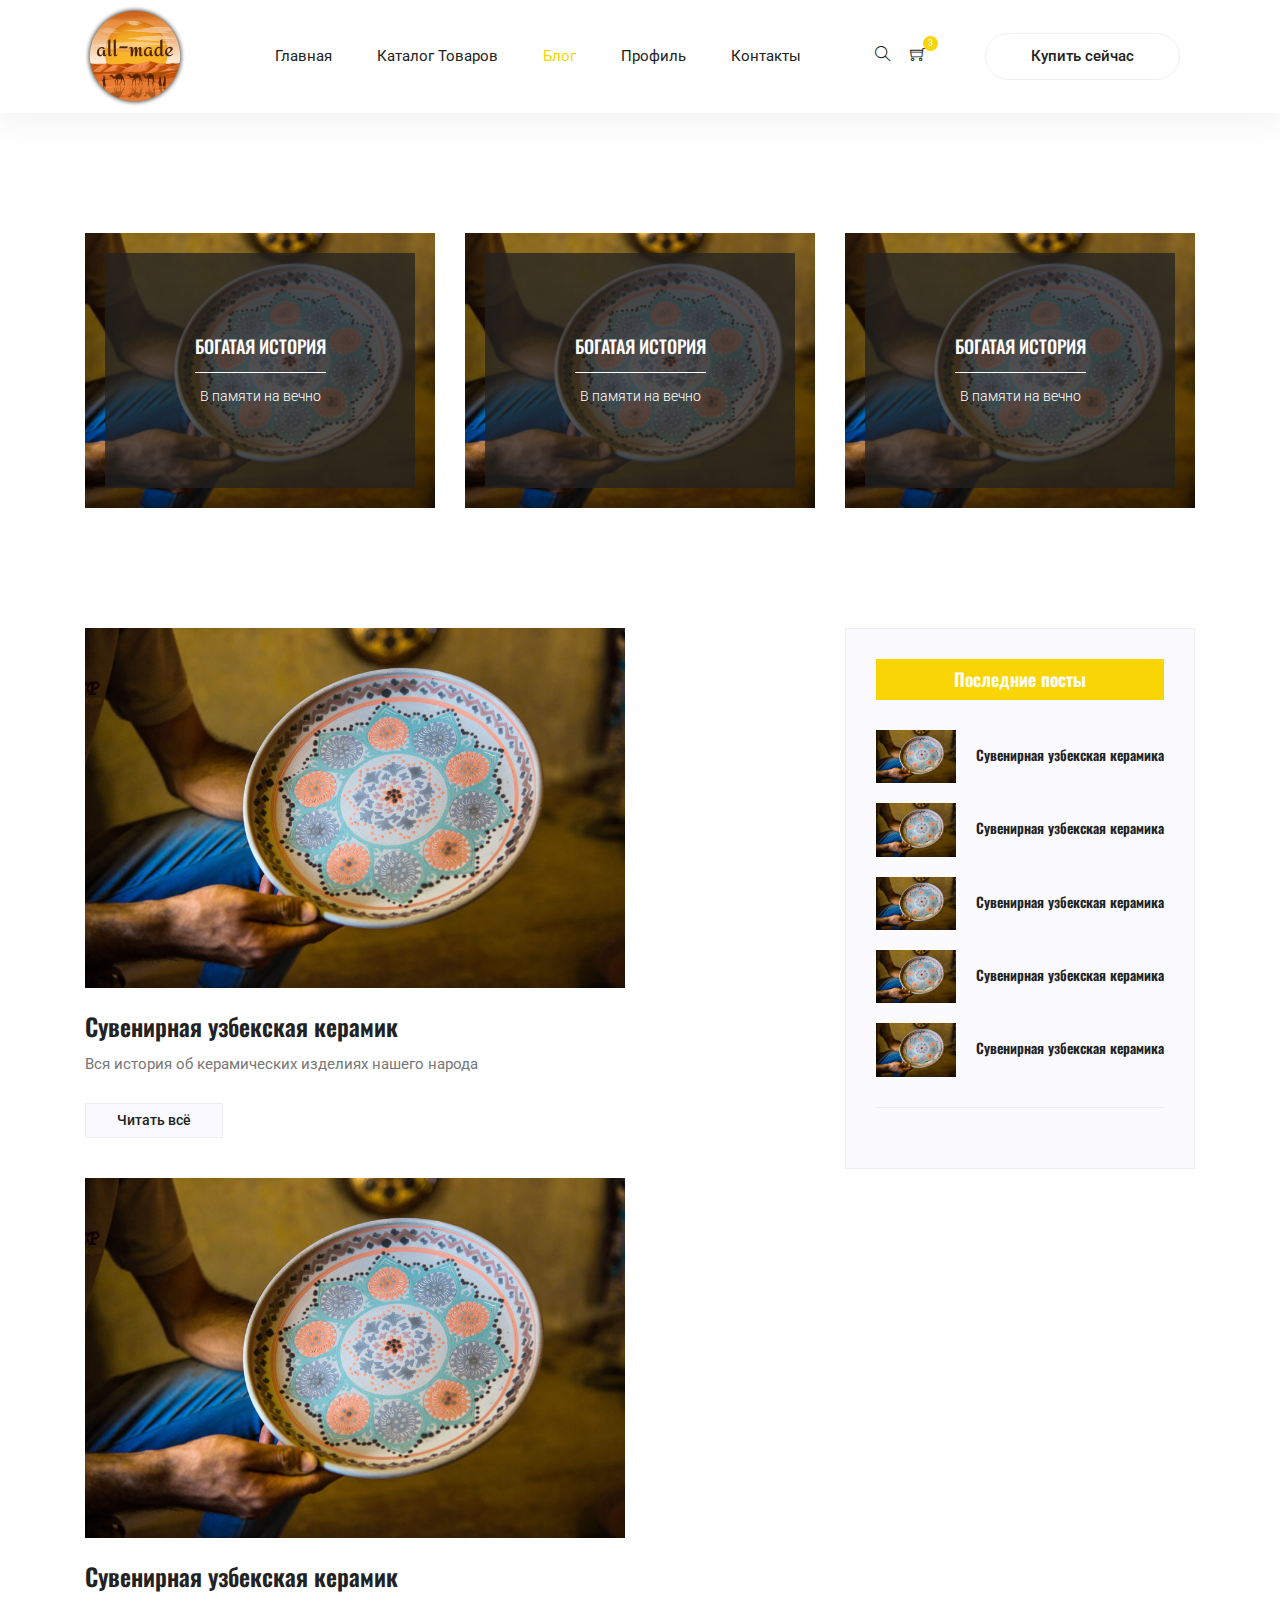
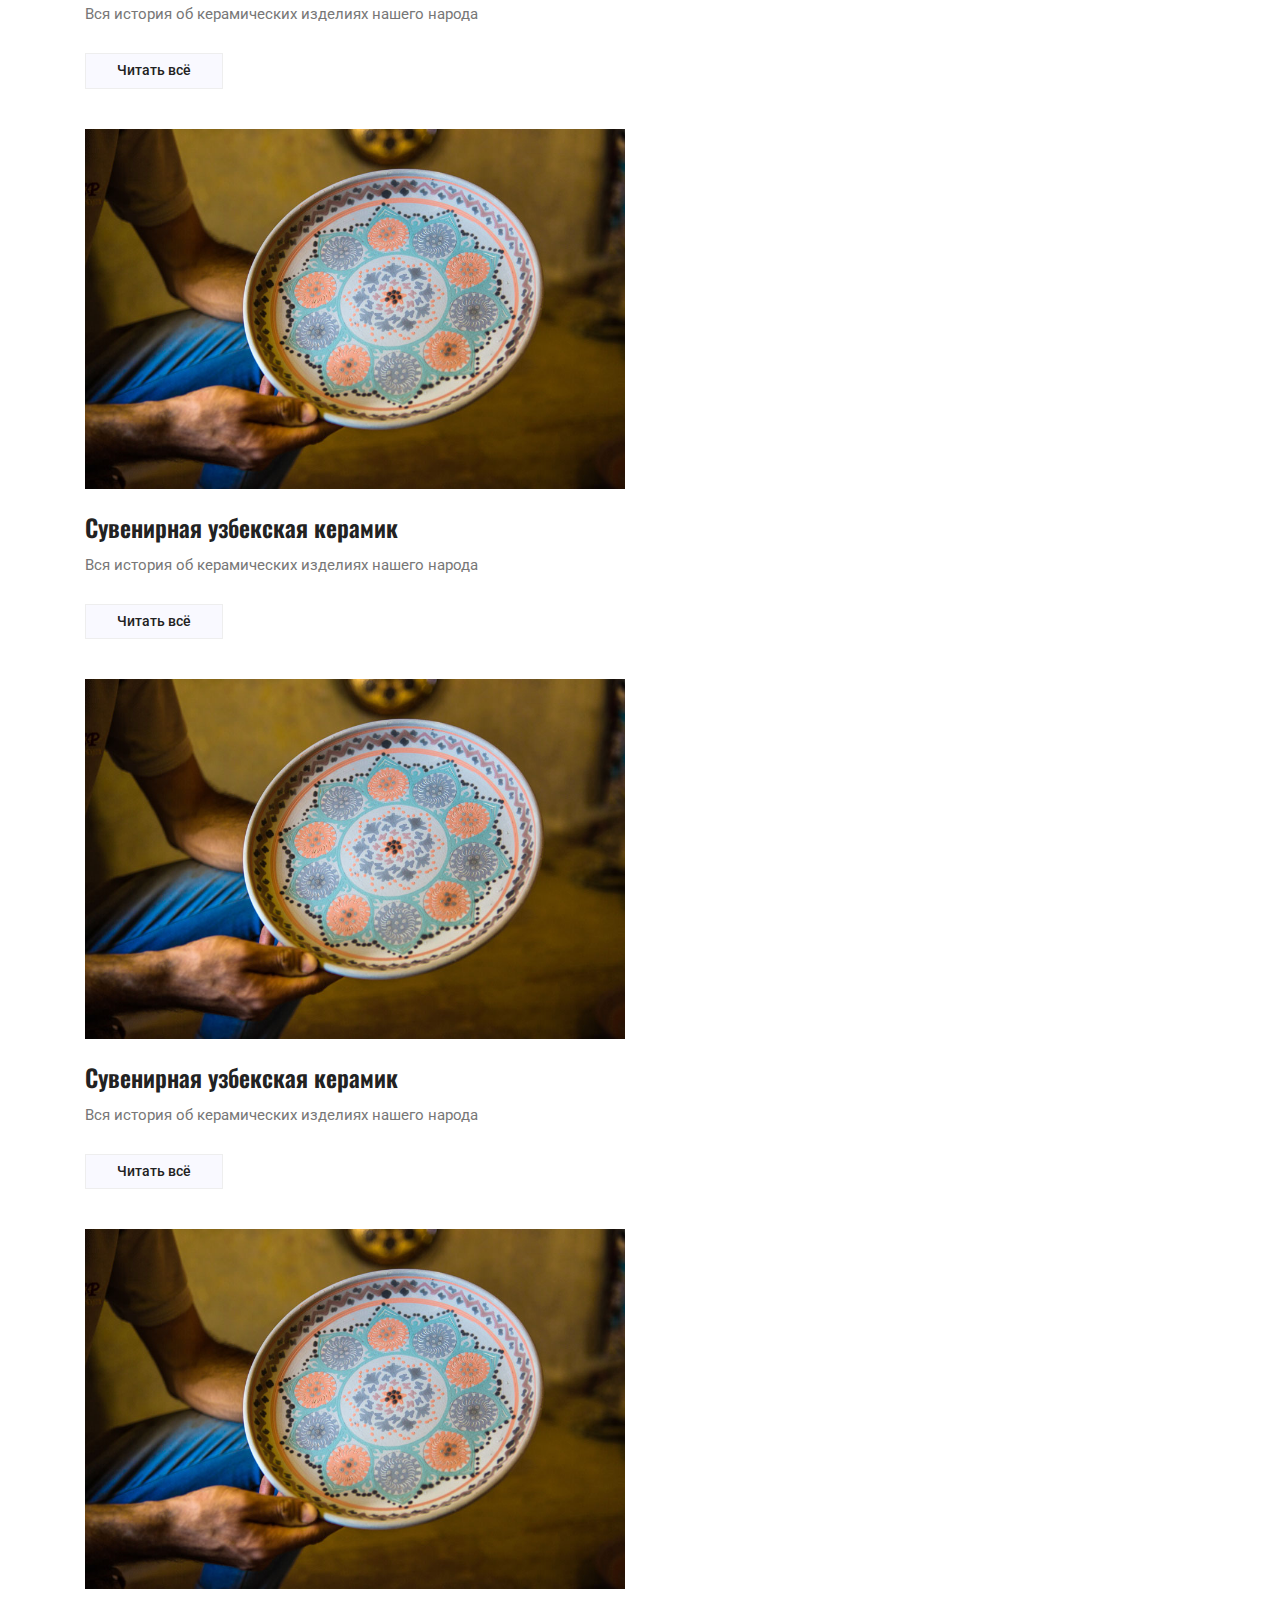
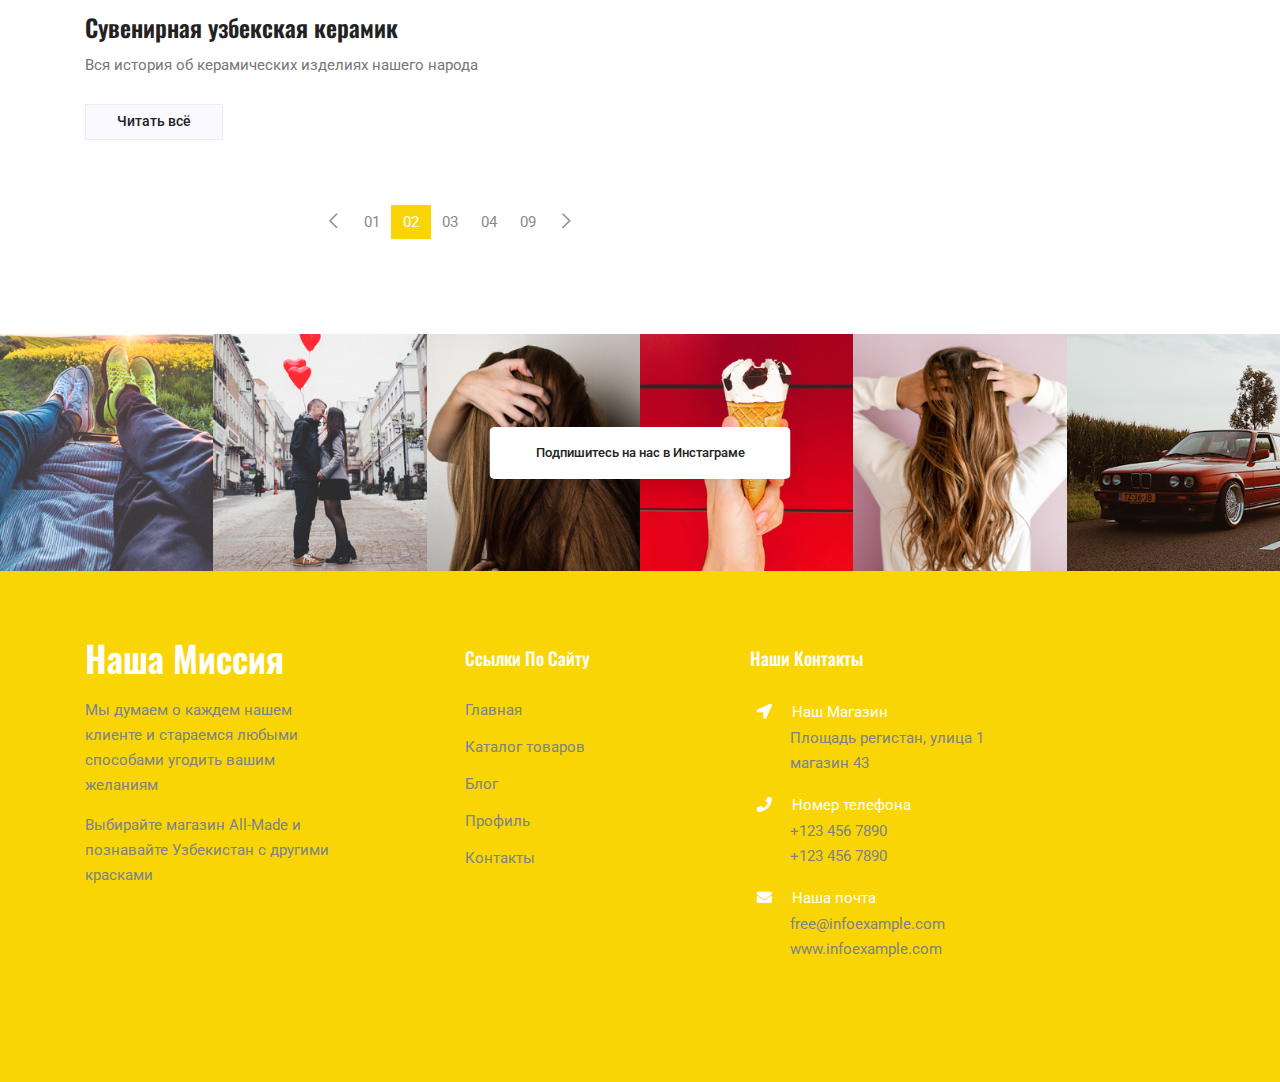
<file: blog.html>
<!DOCTYPE html>
<html lang="en">

<head>
    <meta charset="UTF-8">
    <meta name="viewport" content="width=device-width, initial-scale=1.0">
    <meta http-equiv="X-UA-Compatible" content="ie=edge">
    <title>Aroma Shop - Blog</title>
    <link rel="icon" href="img/Group 37 3.png" type="image/png">
    <link rel="stylesheet" href="vendors/bootstrap/bootstrap.min.css">
    <link rel="stylesheet" href="vendors/fontawesome/css/all.min.css">
    <link rel="stylesheet" href="vendors/themify-icons/themify-icons.css">
    <link rel="stylesheet" href="vendors/linericon/style.css">
    <link rel="stylesheet" href="vendors/owl-carousel/owl.theme.default.min.css">
    <link rel="stylesheet" href="vendors/owl-carousel/owl.carousel.min.css">

    <link rel="stylesheet" href="css/style.css">
</head>

<body>
    <!--================ Start Header Menu Area =================-->
    <header class="header_area">
        <div class="main_menu">
            <nav class="navbar navbar-expand-lg navbar-light">
                <div class="container">
                    <a class="navbar-brand logo_h" href="index.html"><img src="img/Group 37 3.png" alt=""></a>
                    <button class="navbar-toggler" type="button" data-toggle="collapse" data-target="#navbarSupportedContent" aria-controls="navbarSupportedContent" aria-expanded="false" aria-label="Toggle navigation">
          <span class="icon-bar"></span>
          <span class="icon-bar"></span>
          <span class="icon-bar"></span>
        </button>
                    <div class="collapse navbar-collapse offset" id="navbarSupportedContent">
                        <ul class="nav navbar-nav menu_nav ml-auto mr-auto">
                            <li class="nav-item "><a class="nav-link" href="#">Главная</a></li>
                            <li class="nav-item "><a class="nav-link" href="#">Каталог товаров</a></li>
                            <li class="nav-item active"><a class="nav-link" href="#">Блог</a></li>
                            <li class="nav-item submenu dropdown">
                                <a href="#" class="nav-link dropdown-toggle" data-toggle="dropdown" role="button" aria-haspopup="true" aria-expanded="false">Профиль</a>
                                <ul class="dropdown-menu">
                                    <li class="nav-item"><a class="nav-link" href="#">Зарегестрироваться</a></li>
                                    <li class="nav-item"><a class="nav-link" href="#">Войти в аккаунт</a></li>
                                    <li class="nav-item"><a class="nav-link" href="#">Избраное</a></li>
                                </ul>
                            </li>
                            <li class="nav-item"><a class="nav-link" href="#">Контакты</a></li>
                        </ul>

                        <ul class="nav-shop">
                            <li class="nav-item"><button><i class="ti-search"></i></button></li>
                            <li class="nav-item"><button><i class="ti-shopping-cart"></i><span class="nav-shop__circle">3</span></button> </li>
                            <li class="nav-item"><a class="button button-header" href="#">Купить сейчас</a></li>
                        </ul>
                    </div>
                </div>
            </nav>
        </div>
    </header>
    <!--================ End Header Menu Area =================-->


    <!-- ================ start banner area ================= -->
    <!-- <section class="blog-banner-area" id="blog">
        <div class="container h-100">
            <div class="blog-banner">
                <div class="text-center">
                    <h1>Our Blog</h1>
                    <nav aria-label="breadcrumb" class="banner-breadcrumb">
                        <ol class="breadcrumb">
                            <li class="breadcrumb-item"><a href="#">Home</a></li>
                            <li class="breadcrumb-item active" aria-current="page">Blog</li>
                        </ol>
                    </nav>
                </div>
            </div>
        </div>
    </section> -->
    <!-- ================ end banner area ================= -->


    <!--================Blog Categorie Area =================-->
    <section class="blog_categorie_area">
        <div class="container">
            <div class="row">
                <div class="col-sm-6 col-lg-4 mb-4 mb-lg-0">
                    <div class="categories_post">
                        <img class="card-img rounded-0" src="img/eeeee1.jpg" alt="post">
                        <div class="categories_details">
                            <div class="categories_text">
                                <a href="single-blog.html">
                                    <h5>Богатая история</h5>
                                </a>
                                <div class="border_line"></div>
                                <p>В памяти на вечно</p>
                            </div>
                        </div>
                    </div>
                </div>
                <div class="col-sm-6 col-lg-4 mb-4 mb-lg-0">
                    <div class="categories_post">
                        <img class="card-img rounded-0" src="img/eeeee1.jpg" alt="post">
                        <div class="categories_details">
                            <div class="categories_text">
                                <a href="single-blog.html">
                                    <h5>Богатая история</h5>
                                </a>
                                <div class="border_line"></div>
                                <p>В памяти на вечно</p>
                            </div>
                        </div>
                    </div>
                </div>
                <div class="col-sm-6 col-lg-4 mb-4 mb-lg-0">
                    <div class="categories_post">
                        <img class="card-img rounded-0" src="img/eeeee1.jpg" alt="post">
                        <div class="categories_details">
                            <div class="categories_text">
                                <a href="single-blog.html">
                                    <h5>Богатая история</h5>
                                </a>
                                <div class="border_line"></div>
                                <p>В памяти на вечно</p>
                            </div>
                        </div>
                    </div>
                </div>
            </div>
        </div>
    </section>
    <!--================Blog Categorie Area =================-->

    <!--================Blog Area =================-->
    <section class="blog_area">
        <div class="container">
            <div class="row">
                <div class="col-lg-8">
                    <div class="blog_left_sidebar">
                        <article class="row blog_item">
                            <!-- <div class="col-md-3">
                                <div class="blog_info text-right">
                                    <div class="post_tag">
                                        <a href="#">Food,</a>
                                        <a class="active" href="#">Technology,</a>
                                        <a href="#">Politics,</a>
                                        <a href="#">Lifestyle</a>
                                    </div>
                                    <ul class="blog_meta list">
                                        <li>
                                            <a href="#">Mark wiens
                                              <i class="lnr lnr-user"></i>
                                          </a>
                                        </li>
                                        <li>
                                            <a href="#">12 Dec, 2017
                                              <i class="lnr lnr-calendar-full"></i>
                                          </a>
                                        </li>
                                        <li>
                                            <a href="#">1.2M Views
                                              <i class="lnr lnr-eye"></i>
                                          </a>
                                        </li>
                                        <li>
                                            <a href="#">06 Comments
                                              <i class="lnr lnr-bubble"></i>
                                          </a>
                                        </li>
                                    </ul>
                                </div>
                            </div> -->
                            <div class="col-md-9">
                                <div class="blog_post">
                                    <img src="img/eeeee1.jpg" alt="post">
                                    <div class="blog_details">
                                        <a href="single-blog.html">
                                            <h2>Сувенирная узбекская керамик</h2>
                                        </a>
                                        <p>Вся история об керамических изделиях нашего народа</p>
                                        <a class="button button-blog" href="single-blog.html">Читать всё</a>
                                    </div>
                                </div>
                            </div>
                        </article>
                        <article class="row blog_item">
                            <!-- <div class="col-md-3">
                                <div class="blog_info text-right">
                                    <div class="post_tag">
                                        <a href="#">Food,</a>
                                        <a class="active" href="#">Technology,</a>
                                        <a href="#">Politics,</a>
                                        <a href="#">Lifestyle</a>
                                    </div>
                                    <ul class="blog_meta list">
                                        <li>
                                            <a href="#">Mark wiens
                                              <i class="lnr lnr-user"></i>
                                          </a>
                                        </li>
                                        <li>
                                            <a href="#">12 Dec, 2017
                                              <i class="lnr lnr-calendar-full"></i>
                                          </a>
                                        </li>
                                        <li>
                                            <a href="#">1.2M Views
                                              <i class="lnr lnr-eye"></i>
                                          </a>
                                        </li>
                                        <li>
                                            <a href="#">06 Comments
                                              <i class="lnr lnr-bubble"></i>
                                          </a>
                                        </li>
                                    </ul>
                                </div>
                            </div> -->
                            <div class="col-md-9">
                                <div class="blog_post">
                                    <img src="img/eeeee1.jpg" alt="post">
                                    <div class="blog_details">
                                        <a href="single-blog.html">
                                            <h2>Сувенирная узбекская керамик</h2>
                                        </a>
                                        <p>Вся история об керамических изделиях нашего народа</p>
                                        <a class="button button-blog" href="single-blog.html">Читать всё</a>
                                    </div>
                                </div>
                            </div>
                        </article>
                        <article class="row blog_item">
                            <!-- <div class="col-md-3">
                                <div class="blog_info text-right">
                                    <div class="post_tag">
                                        <a href="#">Food,</a>
                                        <a class="active" href="#">Technology,</a>
                                        <a href="#">Politics,</a>
                                        <a href="#">Lifestyle</a>
                                    </div>
                                    <ul class="blog_meta list">
                                        <li>
                                            <a href="#">Mark wiens
                                              <i class="lnr lnr-user"></i>
                                          </a>
                                        </li>
                                        <li>
                                            <a href="#">12 Dec, 2017
                                              <i class="lnr lnr-calendar-full"></i>
                                          </a>
                                        </li>
                                        <li>
                                            <a href="#">1.2M Views
                                              <i class="lnr lnr-eye"></i>
                                          </a>
                                        </li>
                                        <li>
                                            <a href="#">06 Comments
                                              <i class="lnr lnr-bubble"></i>
                                          </a>
                                        </li>
                                    </ul>
                                </div>
                            </div> -->
                            <div class="col-md-9">
                                <div class="blog_post">
                                    <img src="img/eeeee1.jpg" alt="post">
                                    <div class="blog_details">
                                        <a href="single-blog.html">
                                            <h2>Сувенирная узбекская керамик</h2>
                                        </a>
                                        <p>Вся история об керамических изделиях нашего народа</p>
                                        <a class="button button-blog" href="single-blog.html">Читать всё</a>
                                    </div>
                                </div>
                            </div>
                        </article>
                        <article class="row blog_item">
                            <!-- <div class="col-md-3">
                                <div class="blog_info text-right">
                                    <div class="post_tag">
                                        <a href="#">Food,</a>
                                        <a class="active" href="#">Technology,</a>
                                        <a href="#">Politics,</a>
                                        <a href="#">Lifestyle</a>
                                    </div>
                                    <ul class="blog_meta list">
                                        <li>
                                            <a href="#">Mark wiens
                                              <i class="lnr lnr-user"></i>
                                          </a>
                                        </li>
                                        <li>
                                            <a href="#">12 Dec, 2017
                                              <i class="lnr lnr-calendar-full"></i>
                                          </a>
                                        </li>
                                        <li>
                                            <a href="#">1.2M Views
                                              <i class="lnr lnr-eye"></i>
                                          </a>
                                        </li>
                                        <li>
                                            <a href="#">06 Comments
                                              <i class="lnr lnr-bubble"></i>
                                          </a>
                                        </li>
                                    </ul>
                                </div>
                            </div> -->
                            <div class="col-md-9">
                                <div class="blog_post">
                                    <img src="img/eeeee1.jpg" alt="post">
                                    <div class="blog_details">
                                        <a href="single-blog.html">
                                            <h2>Сувенирная узбекская керамик</h2>
                                        </a>
                                        <p>Вся история об керамических изделиях нашего народа</p>
                                        <a class="button button-blog" href="single-blog.html">Читать всё</a>
                                    </div>
                                </div>
                            </div>
                        </article>
                        <article class="row blog_item">
                            <!-- <div class="col-md-3">
                                <div class="blog_info text-right">
                                    <div class="post_tag">
                                        <a href="#">Food,</a>
                                        <a class="active" href="#">Technology,</a>
                                        <a href="#">Politics,</a>
                                        <a href="#">Lifestyle</a>
                                    </div>
                                    <ul class="blog_meta list">
                                        <li>
                                            <a href="#">Mark wiens
                                              <i class="lnr lnr-user"></i>
                                          </a>
                                        </li>
                                        <li>
                                            <a href="#">12 Dec, 2017
                                              <i class="lnr lnr-calendar-full"></i>
                                          </a>
                                        </li>
                                        <li>
                                            <a href="#">1.2M Views
                                              <i class="lnr lnr-eye"></i>
                                          </a>
                                        </li>
                                        <li>
                                            <a href="#">06 Comments
                                              <i class="lnr lnr-bubble"></i>
                                          </a>
                                        </li>
                                    </ul>
                                </div>
                            </div> -->
                            <div class="col-md-9">
                                <div class="blog_post">
                                    <img src="img/eeeee1.jpg" alt="post">
                                    <div class="blog_details">
                                        <a href="single-blog.html">
                                            <h2>Сувенирная узбекская керамик</h2>
                                        </a>
                                        <p>Вся история об керамических изделиях нашего народа</p>
                                        <a class="button button-blog" href="single-blog.html">Читать всё</a>
                                    </div>
                                </div>
                            </div>
                        </article>

                        <!-- <article class="row blog_item">
                            <div class="col-md-3">
                                <div class="blog_info text-right">
                                    <div class="post_tag">
                                        <a href="#">Food,</a>
                                        <a class="active" href="#">Technology,</a>
                                        <a href="#">Politics,</a>
                                        <a href="#">Lifestyle</a>
                                    </div>
                                    <ul class="blog_meta list">
                                        <li>
                                            <a href="#">Mark wiens
                                              <i class="lnr lnr-user"></i>
                                          </a>
                                        </li>
                                        <li>
                                            <a href="#">12 Dec, 2017
                                              <i class="lnr lnr-calendar-full"></i>
                                          </a>
                                        </li>
                                        <li>
                                            <a href="#">1.2M Views
                                              <i class="lnr lnr-eye"></i>
                                          </a>
                                        </li>
                                        <li>
                                            <a href="#">06 Comments
                                              <i class="lnr lnr-bubble"></i>
                                          </a>
                                        </li>
                                    </ul>
                                </div>
                            </div>
                            <div class="col-md-9">
                                <div class="blog_post">
                                    <img src="img/blog/main-blog/m-blog-2.jpg" alt="">
                                    <div class="blog_details">
                                        <a href="single-blog.html">
                                            <h2>The Basics Of Buying A Telescope</h2>
                                        </a>
                                        <p>MCSE boot camps have its supporters and its detractors. Some people do not understand why you should have to spend money on boot camp when you can get the MCSE study materials yourself at a fraction.</p>
                                        <a href="single-blog.html" class="button button-blog">View More</a>
                                    </div>
                                </div>
                            </div>
                        </article>
                        <article class="row blog_item">
                            <div class="col-md-3">
                                <div class="blog_info text-right">
                                    <div class="post_tag">
                                        <a href="#">Food,</a>
                                        <a class="active" href="#">Technology,</a>
                                        <a href="#">Politics,</a>
                                        <a href="#">Lifestyle</a>
                                    </div>
                                    <ul class="blog_meta list">
                                        <li>
                                            <a href="#">Mark wiens
                                              <i class="lnr lnr-user"></i>
                                          </a>
                                        </li>
                                        <li>
                                            <a href="#">12 Dec, 2017
                                              <i class="lnr lnr-calendar-full"></i>
                                          </a>
                                        </li>
                                        <li>
                                            <a href="#">1.2M Views
                                              <i class="lnr lnr-eye"></i>
                                          </a>
                                        </li>
                                        <li>
                                            <a href="#">06 Comments
                                              <i class="lnr lnr-bubble"></i>
                                          </a>
                                        </li>
                                    </ul>
                                </div>
                            </div>
                            <div class="col-md-9">
                                <div class="blog_post">
                                    <img src="img/blog/main-blog/m-blog-3.jpg" alt="">
                                    <div class="blog_details">
                                        <a href="single-blog.html">
                                            <h2>The Glossary Of Telescopes</h2>
                                        </a>
                                        <p>MCSE boot camps have its supporters and its detractors. Some people do not understand why you should have to spend money on boot camp when you can get the MCSE study materials yourself at a fraction.</p>
                                        <a href="single-blog.html" class="button button-blog">View More</a>
                                    </div>
                                </div>
                            </div>
                        </article>
                        <article class="row blog_item">
                            <div class="col-md-3">
                                <div class="blog_info text-right">
                                    <div class="post_tag">
                                        <a href="#">Food,</a>
                                        <a class="active" href="#">Technology,</a>
                                        <a href="#">Politics,</a>
                                        <a href="#">Lifestyle</a>
                                    </div>
                                    <ul class="blog_meta list">
                                        <li>
                                            <a href="#">Mark wiens
                                              <i class="lnr lnr-user"></i>
                                          </a>
                                        </li>
                                        <li>
                                            <a href="#">12 Dec, 2017
                                              <i class="lnr lnr-calendar-full"></i>
                                          </a>
                                        </li>
                                        <li>
                                            <a href="#">1.2M Views
                                              <i class="lnr lnr-eye"></i>
                                          </a>
                                        </li>
                                        <li>
                                            <a href="#">06 Comments
                                              <i class="lnr lnr-bubble"></i>
                                          </a>
                                        </li>
                                    </ul>
                                </div>
                            </div>
                            <div class="col-md-9">
                                <div class="blog_post">
                                    <img src="img/blog/main-blog/m-blog-4.jpg" alt="">
                                    <div class="blog_details">
                                        <a href="single-blog.html">
                                            <h2>The Night Sky</h2>
                                        </a>
                                        <p>MCSE boot camps have its supporters and its detractors. Some people do not understand why you should have to spend money on boot camp when you can get the MCSE study materials yourself at a fraction.</p>
                                        <a href="single-blog.html" class="button button-blog">View More</a>
                                    </div>
                                </div>
                            </div>
                        </article>
                        <article class="row blog_item">
                            <div class="col-md-3">
                                <div class="blog_info text-right">
                                    <div class="post_tag">
                                        <a href="#">Food,</a>
                                        <a class="active" href="#">Technology,</a>
                                        <a href="#">Politics,</a>
                                        <a href="#">Lifestyle</a>
                                    </div>
                                    <ul class="blog_meta list">
                                        <li>
                                            <a href="#">Mark wiens
                                              <i class="lnr lnr-user"></i>
                                          </a>
                                        </li>
                                        <li>
                                            <a href="#">12 Dec, 2017
                                              <i class="lnr lnr-calendar-full"></i>
                                          </a>
                                        </li>
                                        <li>
                                            <a href="#">1.2M Views
                                              <i class="lnr lnr-eye"></i>
                                          </a>
                                        </li>
                                        <li>
                                            <a href="#">06 Comments
                                              <i class="lnr lnr-bubble"></i>
                                          </a>
                                        </li>
                                    </ul>
                                </div>
                            </div>
                            <div class="col-md-9">
                                <div class="blog_post">
                                    <img src="img/blog/main-blog/m-blog-5.jpg" alt="">
                                    <div class="blog_details">
                                        <a href="single-blog.html">
                                            <h2>Telescopes 101</h2>
                                        </a>
                                        <p>MCSE boot camps have its supporters and its detractors. Some people do not understand why you should have to spend money on boot camp when you can get the MCSE study materials yourself at a fraction.</p>
                                        <a href="single-blog.html" class="button button-blog">View More</a>
                                    </div>
                                </div>
                            </div>
                        </article> -->
                        <nav class="blog-pagination justify-content-center d-flex">
                            <ul class="pagination">
                                <li class="page-item">
                                    <a href="#" class="page-link" aria-label="Previous">
                                        <span aria-hidden="true">
                                          <span class="lnr lnr-chevron-left"></span>
                                        </span>
                                    </a>
                                </li>
                                <li class="page-item">
                                    <a href="#" class="page-link">01</a>
                                </li>
                                <li class="page-item active">
                                    <a href="#" class="page-link">02</a>
                                </li>
                                <li class="page-item">
                                    <a href="#" class="page-link">03</a>
                                </li>
                                <li class="page-item">
                                    <a href="#" class="page-link">04</a>
                                </li>
                                <li class="page-item">
                                    <a href="#" class="page-link">09</a>
                                </li>
                                <li class="page-item">
                                    <a href="#" class="page-link" aria-label="Next">
                                        <span aria-hidden="true">
                                          <span class="lnr lnr-chevron-right"></span>
                                        </span>
                                    </a>
                                </li>
                            </ul>
                        </nav>
                    </div>
                </div>
                <div class="col-lg-4">
                    <div class="blog_right_sidebar">
                        <!-- <aside class="single_sidebar_widget search_widget">
                            <div class="input-group">
                                <input type="text" class="form-control" placeholder="Search Posts">
                                <span class="input-group-btn">
                                  <button class="btn btn-default" type="button">
                                      <i class="lnr lnr-magnifier"></i>
                                  </button>
                              </span>
                            </div>
                             /input-group
                        <div class="br"></div>
                        </aside> -->
                        <!-- <aside class="single_sidebar_widget author_widget">
                            <img class="author_img rounded-circle" src="img/blog/author.png" alt="">
                            <h4>Charlie Barber</h4>
                            <p>Senior blog writer</p>
                            <div class="social_icon">
                                <a href="#">
                                    <i class="fab fa-facebook-f"></i>
                                </a>
                                <a href="#">
                                    <i class="fab fa-twitter"></i>
                                </a>
                                <a href="#">
                                    <i class="fab fa-github"></i>
                                </a>
                                <a href="#">
                                    <i class="fab fa-behance"></i>
                                </a>
                            </div>
                            <p>Boot camps have its supporters andit sdetractors. Some people do not understand why you should have to spend money on boot camp when you can get. Boot camps have itssuppor ters andits detractors.
                            </p>
                            <div class="br"></div>
                        </aside> -->
                        <aside class="single_sidebar_widget popular_post_widget">
                            <h3 class="widget_title">Последние посты</h3>
                            <div class="media post_item">
                                <img src="img/eeeee1.jpg" alt="post" width="80">
                                <div class="media-body">
                                    <a href="#">
                                        <h3>Сувенирная узбекская керамика</h3>
                                    </a>
                                </div>
                            </div>
                            <div class="media post_item">
                                <img src="img/eeeee1.jpg" alt="post" width="80">
                                <div class="media-body">
                                    <a href="#">
                                        <h3>Сувенирная узбекская керамика</h3>
                                    </a>
                                </div>
                            </div>
                            <div class="media post_item">
                                <img src="img/eeeee1.jpg" alt="post" width="80">
                                <div class="media-body">
                                    <a href="#">
                                        <h3>Сувенирная узбекская керамика</h3>
                                    </a>
                                </div>
                            </div>
                            <div class="media post_item">
                                <img src="img/eeeee1.jpg" alt="post" width="80">
                                <div class="media-body">
                                    <a href="#">
                                        <h3>Сувенирная узбекская керамика</h3>
                                    </a>
                                </div>
                            </div>
                            <div class="media post_item">
                                <img src="img/eeeee1.jpg" alt="post" width="80">
                                <div class="media-body">
                                    <a href="#">
                                        <h3>Сувенирная узбекская керамика</h3>
                                    </a>
                                </div>
                            </div>
                            <div class="br"></div>
                        </aside>
                        <!-- <aside class="single_sidebar_widget ads_widget">
                            <a href="#">
                                <img class="img-fluid" src="img/blog/add.jpg" alt="">
                            </a>
                            <div class="br"></div>
                        </aside>
                        <aside class="single_sidebar_widget post_category_widget">
                            <h4 class="widget_title">Post Catgories</h4>
                            <ul class="list cat-list">
                                <li>
                                    <a href="#" class="d-flex justify-content-between">
                                        <p>Technology</p>
                                        <p>37</p>
                                    </a>
                                </li>
                                <li>
                                    <a href="#" class="d-flex justify-content-between">
                                        <p>Lifestyle</p>
                                        <p>24</p>
                                    </a>
                                </li>
                                <li>
                                    <a href="#" class="d-flex justify-content-between">
                                        <p>Fashion</p>
                                        <p>59</p>
                                    </a>
                                </li>
                                <li>
                                    <a href="#" class="d-flex justify-content-between">
                                        <p>Art</p>
                                        <p>29</p>
                                    </a>
                                </li>
                                <li>
                                    <a href="#" class="d-flex justify-content-between">
                                        <p>Food</p>
                                        <p>15</p>
                                    </a>
                                </li>
                                <li>
                                    <a href="#" class="d-flex justify-content-between">
                                        <p>Architecture</p>
                                        <p>09</p>
                                    </a>
                                </li>
                                <li>
                                    <a href="#" class="d-flex justify-content-between">
                                        <p>Adventure</p>
                                        <p>44</p>
                                    </a>
                                </li>
                            </ul>
                            <div class="br"></div>
                        </aside>
                        <aside class="single-sidebar-widget newsletter_widget">
                            <h4 class="widget_title">Newsletter</h4>
                            <p>
                                Here, I focus on a range of items and features that we use in life without giving them a second thought.
                            </p>
                            <div class="form-group d-flex flex-row">
                                <div class="input-group">
                                    <div class="input-group-prepend">
                                        <div class="input-group-text">
                                            <i class="fa fa-envelope" aria-hidden="true"></i>
                                        </div>
                                    </div>
                                    <input type="text" class="form-control" id="inlineFormInputGroup" placeholder="Enter email address" onfocus="this.placeholder = ''" onblur="this.placeholder = 'Enter email'">
                                </div>
                                <a href="#" class="bbtns">Subcribe</a>
                            </div>
                            <p class="text-bottom">You can unsubscribe at any time</p>
                            <div class="br"></div>
                        </aside>
                        <aside class="single-sidebar-widget tag_cloud_widget">
                            <h4 class="widget_title">Tag Clouds</h4>
                            <ul class="list">
                                <li>
                                    <a href="#">Technology</a>
                                </li>
                                <li>
                                    <a href="#">Fashion</a>
                                </li>
                                <li>
                                    <a href="#">Architecture</a>
                                </li>
                                <li>
                                    <a href="#">Fashion</a>
                                </li>
                                <li>
                                    <a href="#">Food</a>
                                </li>
                                <li>
                                    <a href="#">Technology</a>
                                </li>
                                <li>
                                    <a href="#">Lifestyle</a>
                                </li>
                                <li>
                                    <a href="#">Art</a>
                                </li>
                                <li>
                                    <a href="#">Adventure</a>
                                </li>
                                <li>
                                    <a href="#">Food</a>
                                </li>
                                <li>
                                    <a href="#">Lifestyle</a>
                                </li>
                                <li>
                                    <a href="#">Adventure</a>
                                </li>
                            </ul>
                        </aside> -->
                    </div>
                </div>
            </div>
        </div>
    </section>
    <!--================Blog Area =================-->

    <!--================Instagram Area =================-->
    <section class="instagram_area">
        <div class="container box_1620">
            <div class="insta_btn">
                <a class="btn theme_btn" href="#">Подпишитесь на нас в Инстаграме</a>
            </div>
            <div class="instagram_image row m0">
                <a href="#"><img src="img/instagram/ins-1.jpg" alt=""></a>
                <a href="#"><img src="img/instagram/ins-2.jpg" alt=""></a>
                <a href="#"><img src="img/instagram/ins-3.jpg" alt=""></a>
                <a href="#"><img src="img/instagram/ins-4.jpg" alt=""></a>
                <a href="#"><img src="img/instagram/ins-5.jpg" alt=""></a>
                <a href="#"><img src="img/instagram/ins-6.jpg" alt=""></a>
            </div>
        </div>
    </section>
    <!--================End Instagram Area =================-->


    <!--================ Start footer Area  =================-->
    <footer class="footer">
        <div class="footer-area">
            <div class="container">
                <div class="row section_gap">
                    <div class="col-lg-3 col-md-6 col-sm-6">
                        <div class="single-footer-widget tp_widgets">
                            <h4 class="footer_title large_title">Наша миссия</h4>
                            <p>
                                Мы думаем о каждем нашем клиенте и стараемся любыми способами угодить вашим желаниям
                            </p>
                            <p>
                                Выбирайте магазин All-Made и познавайте Узбекистан с другими красками
                            </p>
                        </div>
                    </div>
                    <div class="offset-lg-1 col-lg-2 col-md-6 col-sm-6">
                        <div class="single-footer-widget tp_widgets">
                            <h4 class="footer_title">Ссылки по сайту</h4>
                            <ul class="list">
                                <li><a href="#">Главная</a></li>
                                <li><a href="#">Каталог товаров</a></li>
                                <li><a href="#">Блог</a></li>
                                <li><a href="#">Профиль</a></li>
                                <li><a href="#">Контакты</a></li>
                            </ul>
                        </div>
                    </div>
                    <div class="offset-lg-1 col-lg-3 col-md-6 col-sm-6">
                        <div class="single-footer-widget tp_widgets">
                            <h4 class="footer_title">Наши контакты</h4>
                            <div class="ml-40">
                                <p class="sm-head">
                                    <span class="fa fa-location-arrow"></span> Наш Магазин
                                </p>
                                <p>Площадь регистан, улица 1 магазин 43</p>

                                <p class="sm-head">
                                    <span class="fa fa-phone"></span> Номер телефона
                                </p>
                                <p>
                                    +123 456 7890 <br> +123 456 7890
                                </p>

                                <p class="sm-head">
                                    <span class="fa fa-envelope"></span> Наша почта
                                </p>
                                <p>
                                    free@infoexample.com <br> www.infoexample.com
                                </p>
                            </div>
                        </div>
                    </div>
                </div>
            </div>
        </div>
    </footer>
    <!--================ End footer Area  =================-->



    <script src="vendors/jquery/jquery-3.2.1.min.js"></script>
    <script src="vendors/bootstrap/bootstrap.bundle.min.js"></script>
    <script src="vendors/skrollr.min.js"></script>
    <script src="vendors/owl-carousel/owl.carousel.min.js"></script>
    <script src="vendors/nice-select/jquery.nice-select.min.js"></script>
    <script src="vendors/jquery.ajaxchimp.min.js"></script>
    <script src="vendors/mail-script.js"></script>
    <script src="js/main.js"></script>
</body>

</html>
</file>
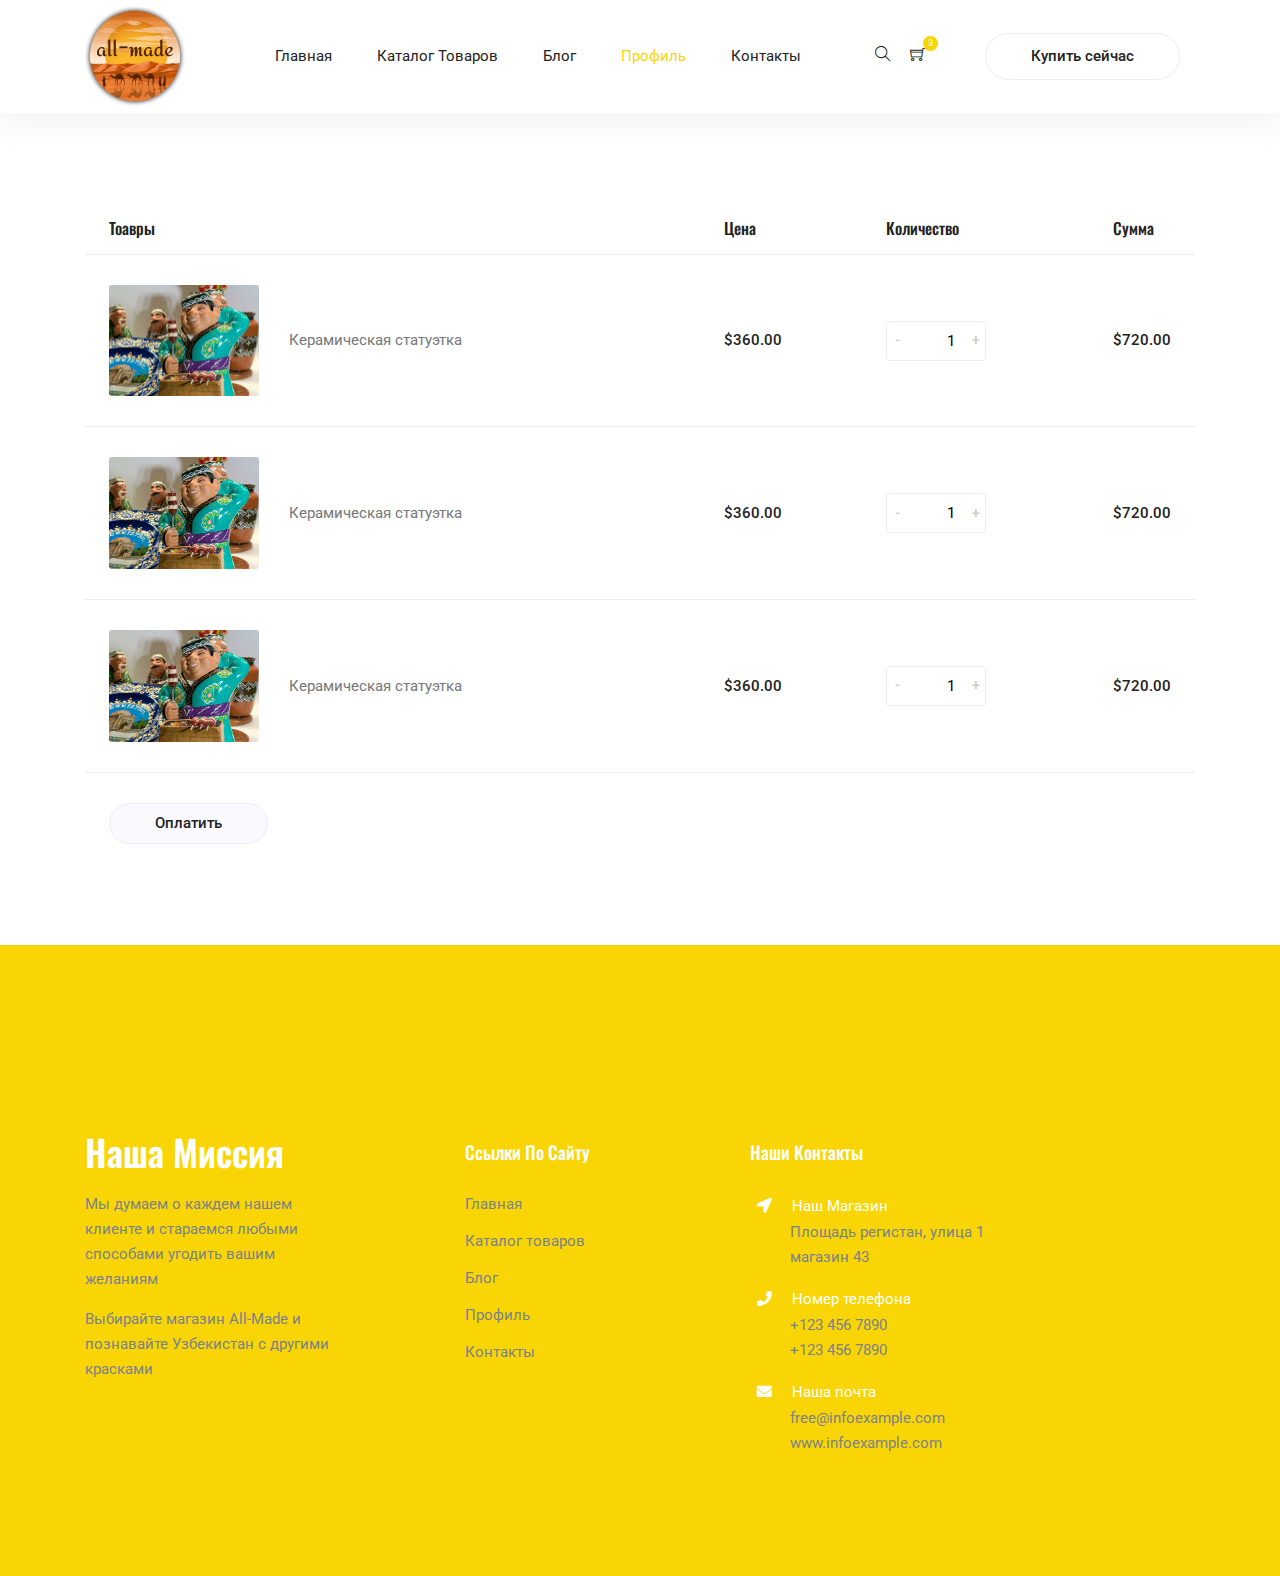
<file: cart.html>
<!DOCTYPE html>
<html lang="en">

<head>
    <meta charset="UTF-8">
    <meta name="viewport" content="width=device-width, initial-scale=1.0">
    <meta http-equiv="X-UA-Compatible" content="ie=edge">
    <title>Aroma Shop - Cart</title>
    <link rel="icon" href="img/Group 37 3.png" type="image/png">

    <link rel="stylesheet" href="vendors/bootstrap/bootstrap.min.css">
    <link rel="stylesheet" href="vendors/fontawesome/css/all.min.css">
    <link rel="stylesheet" href="vendors/themify-icons/themify-icons.css">
    <link rel="stylesheet" href="vendors/linericon/style.css">
    <link rel="stylesheet" href="vendors/owl-carousel/owl.theme.default.min.css">
    <link rel="stylesheet" href="vendors/owl-carousel/owl.carousel.min.css">
    <link rel="stylesheet" href="vendors/nice-select/nice-select.css">
    <link rel="stylesheet" href="vendors/nouislider/nouislider.min.css">

    <link rel="stylesheet" href="css/style.css">
</head>

<body>
    <!--================ Start Header Menu Area =================-->
    <header class="header_area">
        <div class="main_menu">
            <nav class="navbar navbar-expand-lg navbar-light">
                <div class="container">
                    <a class="navbar-brand logo_h" href="index.html"><img src="img/Group 37 3.png" alt=""></a>
                    <button class="navbar-toggler" type="button" data-toggle="collapse"
                        data-target="#navbarSupportedContent" aria-controls="navbarSupportedContent"
                        aria-expanded="false" aria-label="Toggle navigation">
                        <span class="icon-bar"></span>
                        <span class="icon-bar"></span>
                        <span class="icon-bar"></span>
                    </button>
                    <div class="collapse navbar-collapse offset" id="navbarSupportedContent">
                        <ul class="nav navbar-nav menu_nav ml-auto mr-auto">
                            <li class="nav-item "><a class="nav-link" href="#">Главная</a></li>
                            <li class="nav-item"><a class="nav-link" href="#">Каталог товаров</a></li>
                            <li class="nav-item"><a class="nav-link" href="#">Блог</a></li>
                            <li class="nav-item submenu dropdown active">
                                <a href="#" class="nav-link dropdown-toggle " data-toggle="dropdown" role="button"
                                    aria-haspopup="true" aria-expanded="false">Профиль</a>
                                <ul class="dropdown-menu">
                                    <li class="nav-item"><a class="nav-link" href="#">Зарегестрироваться</a></li>
                                    <li class="nav-item"><a class="nav-link" href="#">Войти в аккаунт</a></li>
                                    <li class="nav-item"><a class="nav-link" href="#">Избраное</a></li>
                                </ul>
                            </li>
                            <li class="nav-item"><a class="nav-link" href="#">Контакты</a></li>
                        </ul>

                        <ul class="nav-shop">
                            <li class="nav-item"><button><i class="ti-search"></i></button></li>
                            <li class="nav-item"><button><i class="ti-shopping-cart"></i><span
                                        class="nav-shop__circle">3</span></button> </li>
                            <li class="nav-item"><a class="button button-header" href="#">Купить сейчас</a></li>
                        </ul>
                    </div>
                </div>
            </nav>
        </div>
    </header>
    <!--================ End Header Menu Area =================-->

    <!-- ================ start banner area ================= -->

    <!-- ================ end banner area ================= -->



    <!--================Cart Area =================-->
    <section class="cart_area">
        <div class="container">
            <div class="cart_inner">
                <div class="table-responsive">
                    <table class="table">
                        <thead>
                            <tr>
                                <th scope="col">Тоавры</th>
                                <th scope="col">Цена</th>
                                <th scope="col">Количество</th>
                                <th scope="col">Сумма</th>
                            </tr>
                        </thead>
                        <tbody>
                            <tr>
                                <td>
                                    <div class="media">
                                        <div class="d-flex">
                                            <img src="img/qqq1.webp" width="150" alt="">
                                        </div>
                                        <div class="media-body">
                                            <p>Керамическая статуэтка</p>
                                        </div>
                                    </div>
                                </td>
                                <td>
                                    <h5>$360.00</h5>
                                </td>
                                <td>
                                    <div class="product_count">
                                        <!-- <input type="number" name="qty" id="sst" maxlength="12" value="1"
                                            title="Quantity:" class="input-text qty"  min="0" max="999.999" step="1"> -->
                                            <div class="number">
                                                <button class="number-minus" type="button" onclick="this.nextElementSibling.stepDown(); this.nextElementSibling.onchange();">-</button>
                                                <input type="number" min="0" value="1" readonly>
                                                <button class="number-plus" type="button" onclick="this.previousElementSibling.stepUp(); this.previousElementSibling.onchange();">+</button>
                                            </div>
                                        <!-- <button
                                            onclick="var result = document.getElementById('sst'); var sst = result.value; if( !isNaN( sst )) result.value++;return false;"
                                            class="increase items-count" type="button"><i
                                                class="lnr lnr-chevron-up"></i></button> -->
                                                
                                        <!-- <button
                                            onclick="var result = document.getElementById('sst'); var sst = result.value; if( !isNaN( sst ) &amp;&amp; sst > 0 ) result.value--;return false;"
                                            class="reduced items-count" type="button"><i
                                                class="lnr lnr-chevron-down"></i></button> -->
                                    </div>
                                </td>
                                <td>
                                    <h5>$720.00</h5>
                                </td>
                            </tr>
                            <tr>
                                <td>
                                    <div class="media">
                                        <div class="d-flex">
                                            <img src="img/qqq1.webp" width="150" alt="">
                                        </div>
                                        <div class="media-body">
                                            <p>Керамическая статуэтка</p>
                                        </div>
                                    </div>
                                </td>
                                <td>
                                    <h5>$360.00</h5>
                                </td>
                                <td>
                                    <div class="product_count">
                                        <!-- <input type="number" name="qty" id="sst" maxlength="12" value="1"
                                            title="Quantity:" class="input-text qty"  min="0" max="999.999" step="1"> -->
                                            <div class="number">
                                                <button class="number-minus" type="button" onclick="this.nextElementSibling.stepDown(); this.nextElementSibling.onchange();">-</button>
                                                <input type="number" min="0" value="1" readonly>
                                                <button class="number-plus" type="button" onclick="this.previousElementSibling.stepUp(); this.previousElementSibling.onchange();">+</button>
                                            </div>
                                        <!-- <button
                                            onclick="var result = document.getElementById('sst'); var sst = result.value; if( !isNaN( sst )) result.value++;return false;"
                                            class="increase items-count" type="button"><i
                                                class="lnr lnr-chevron-up"></i></button> -->
                                                
                                        <!-- <button
                                            onclick="var result = document.getElementById('sst'); var sst = result.value; if( !isNaN( sst ) &amp;&amp; sst > 0 ) result.value--;return false;"
                                            class="reduced items-count" type="button"><i
                                                class="lnr lnr-chevron-down"></i></button> -->
                                    </div>
                                </td>
                                <td>
                                    <h5>$720.00</h5>
                                </td>
                            </tr>
                            <tr>
                                <td>
                                    <div class="media">
                                        <div class="d-flex">
                                            <img src="img/qqq1.webp" width="150" alt="">
                                        </div>
                                        <div class="media-body">
                                            <p>Керамическая статуэтка</p>
                                        </div>
                                    </div>
                                </td>
                                <td>
                                    <h5>$360.00</h5>
                                </td>
                                <td>
                                    <div class="product_count">
                                        <!-- <input type="number" name="qty" id="sst" maxlength="12" value="1"
                                            title="Quantity:" class="input-text qty"  min="0" max="999.999" step="1"> -->
                                            <div class="number">
                                                <button class="number-minus" type="button" onclick="this.nextElementSibling.stepDown(); this.nextElementSibling.onchange();">-</button>
                                                <input type="number" min="0" value="1" readonly>
                                                <button class="number-plus" type="button" onclick="this.previousElementSibling.stepUp(); this.previousElementSibling.onchange();">+</button>
                                            </div>
                                        <!-- <button
                                            onclick="var result = document.getElementById('sst'); var sst = result.value; if( !isNaN( sst )) result.value++;return false;"
                                            class="increase items-count" type="button"><i
                                                class="lnr lnr-chevron-up"></i></button> -->
                                                
                                        <!-- <button
                                            onclick="var result = document.getElementById('sst'); var sst = result.value; if( !isNaN( sst ) &amp;&amp; sst > 0 ) result.value--;return false;"
                                            class="reduced items-count" type="button"><i
                                                class="lnr lnr-chevron-down"></i></button> -->
                                    </div>
                                </td>
                                <td>
                                    <h5>$720.00</h5>
                                </td>
                            </tr>
                            <tr class="bottom_button">
                                <td>
                                    <a class="button" href="#">Оплатить</a>
                                </td>
                                <td>

                                </td>
                                <td>

                                </td>
                                <td>
                                    <!-- <div class="cupon_text d-flex align-items-center">
                                        <input type="text" placeholder="Coupon Code">
                                        <a class="primary-btn" href="#">Apply</a>
                                        <a class="button" href="#">Have a Coupon?</a>
                                    </div> -->
                                </td>
                            </tr>
                            <!-- <tr>
                                <td>

                                </td>
                                <td>

                                </td>
                                <td>
                                    <h5>Subtotal</h5>
                                </td>
                                <td>
                                    <h5>$2160.00</h5>
                                </td>
                            </tr>
                            <tr class="shipping_area">
                                <td class="d-none d-md-block">

                                </td>
                                <td>

                                </td>
                                <td>
                                    <h5>Shipping</h5>
                                </td>
                                <td>
                                    <div class="shipping_box">
                                        <ul class="list">
                                            <li><a href="#">Flat Rate: $5.00</a></li>
                                            <li><a href="#">Free Shipping</a></li>
                                            <li><a href="#">Flat Rate: $10.00</a></li>
                                            <li class="active"><a href="#">Local Delivery: $2.00</a></li>
                                        </ul>
                                        <h6>Calculate Shipping <i class="fa fa-caret-down" aria-hidden="true"></i></h6>
                                        <select class="shipping_select">
                                          <option value="1">Bangladesh</option>
                                          <option value="2">India</option>
                                          <option value="4">Pakistan</option>
                                      </select>
                                        <select class="shipping_select">
                                          <option value="1">Select a State</option>
                                          <option value="2">Select a State</option>
                                          <option value="4">Select a State</option>
                                      </select>
                                        <input type="text" placeholder="Postcode/Zipcode">
                                        <a class="gray_btn" href="#">Update Details</a>
                                    </div>
                                </td>
                            </tr>
                            <tr class="out_button_area">
                                <td class="d-none-l">

                                </td>
                                <td class="">

                                </td>
                                <td>

                                </td>
                                <td>
                                    <div class="checkout_btn_inner d-flex align-items-center">
                                        <a class="gray_btn" href="#">Continue Shopping</a>
                                        <a class="primary-btn ml-2" href="#">Proceed to checkout</a>
                                    </div>
                                </td>
                            </tr> -->
                        </tbody>
                    </table>
                </div>
            </div>
        </div>
    </section>
    <!--================End Cart Area =================-->



    <!--================ Start footer Area  =================-->
    <footer class="footer">
        <div class="footer-area">
            <div class="container">
                <div class="row section_gap">
                    <div class="col-lg-3 col-md-6 col-sm-6">
                        <div class="single-footer-widget tp_widgets">
                            <h4 class="footer_title large_title">Наша миссия</h4>
                            <p>
                                Мы думаем о каждем нашем клиенте и стараемся любыми способами угодить вашим желаниям
                            </p>
                            <p>
                                Выбирайте магазин All-Made и познавайте Узбекистан с другими красками
                            </p>
                        </div>
                    </div>
                    <div class="offset-lg-1 col-lg-2 col-md-6 col-sm-6">
                        <div class="single-footer-widget tp_widgets">
                            <h4 class="footer_title">Ссылки по сайту</h4>
                            <ul class="list">
                                <li><a href="#">Главная</a></li>
                                <li><a href="#">Каталог товаров</a></li>
                                <li><a href="#">Блог</a></li>
                                <li><a href="#">Профиль</a></li>
                                <li><a href="#">Контакты</a></li>
                            </ul>
                        </div>
                    </div>
                    <div class="offset-lg-1 col-lg-3 col-md-6 col-sm-6">
                        <div class="single-footer-widget tp_widgets">
                            <h4 class="footer_title">Наши контакты</h4>
                            <div class="ml-40">
                                <p class="sm-head">
                                    <span class="fa fa-location-arrow"></span> Наш Магазин
                                </p>
                                <p>Площадь регистан, улица 1 магазин 43</p>

                                <p class="sm-head">
                                    <span class="fa fa-phone"></span> Номер телефона
                                </p>
                                <p>
                                    +123 456 7890 <br> +123 456 7890
                                </p>

                                <p class="sm-head">
                                    <span class="fa fa-envelope"></span> Наша почта
                                </p>
                                <p>
                                    free@infoexample.com <br> www.infoexample.com
                                </p>
                            </div>
                        </div>
                    </div>
                </div>
            </div>
        </div>
    </footer>
    <!--================ End footer Area  =================-->



    <script src="vendors/jquery/jquery-3.2.1.min.js"></script>
    <script src="vendors/bootstrap/bootstrap.bundle.min.js"></script>
    <script src="vendors/skrollr.min.js"></script>
    <script src="vendors/owl-carousel/owl.carousel.min.js"></script>
    <script src="vendors/nice-select/jquery.nice-select.min.js"></script>
    <script src="vendors/jquery.ajaxchimp.min.js"></script>
    <script src="vendors/mail-script.js"></script>
    <script src="js/main.js"></script>
</body>

</html>
</file>
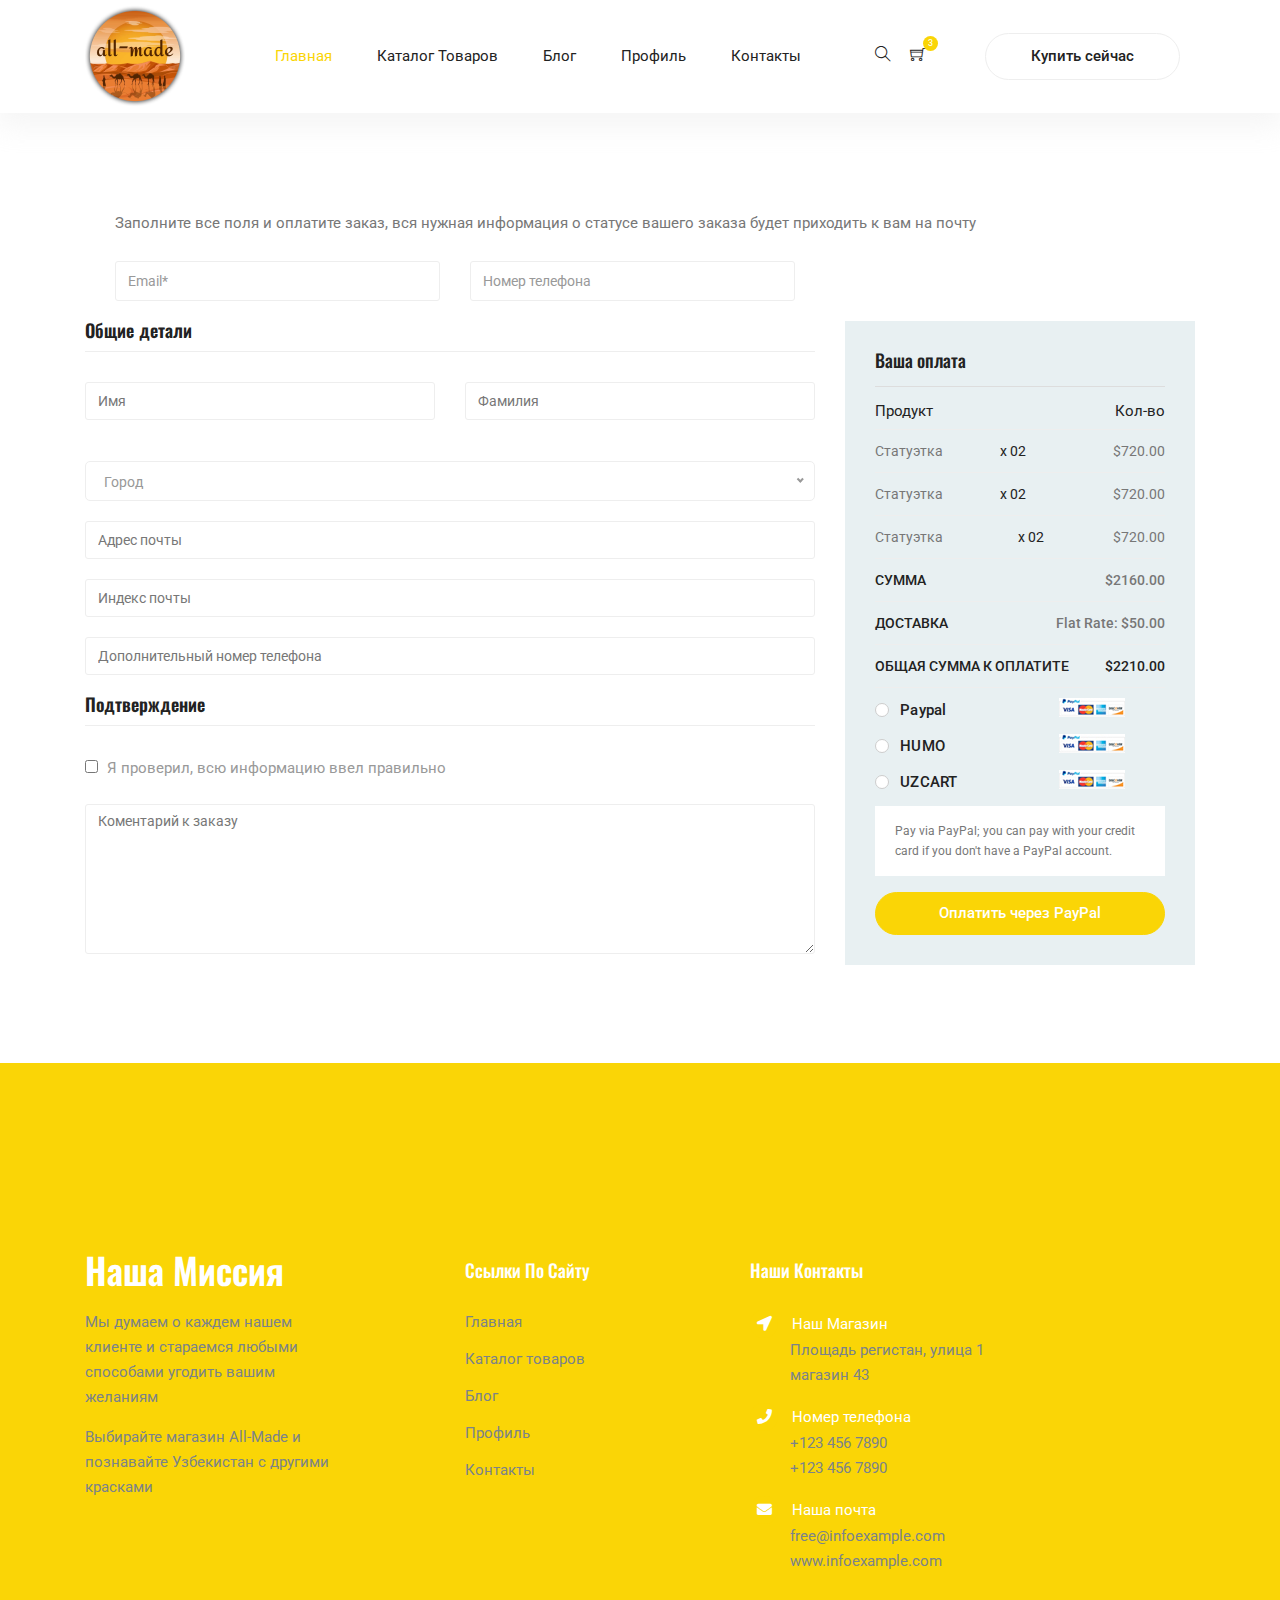
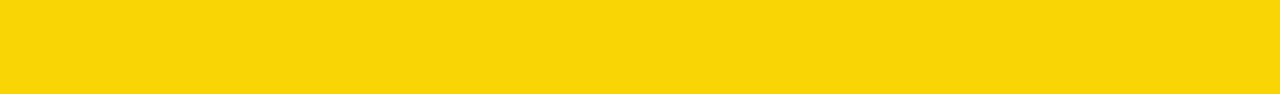
<file: checkout.html>
<!DOCTYPE html>
<html lang="en">

<head>
    <meta charset="UTF-8">
    <meta name="viewport" content="width=device-width, initial-scale=1.0">
    <meta http-equiv="X-UA-Compatible" content="ie=edge">
    <title>Aroma Shop - Checkout</title>

    <link rel="stylesheet" href="vendors/bootstrap/bootstrap.min.css">
    <link rel="stylesheet" href="vendors/fontawesome/css/all.min.css">
    <link rel="stylesheet" href="vendors/themify-icons/themify-icons.css">
    <link rel="stylesheet" href="vendors/linericon/style.css">
    <link rel="stylesheet" href="vendors/owl-carousel/owl.theme.default.min.css">
    <link rel="stylesheet" href="vendors/owl-carousel/owl.carousel.min.css">
    <link rel="stylesheet" href="vendors/nice-select/nice-select.css">
    <link rel="stylesheet" href="vendors/nouislider/nouislider.min.css">
    <link rel="icon" href="img/Group 37 3.png" type="image/png">

    <link rel="stylesheet" href="css/style.css">
</head>

<body>
    <!--================ Start Header Menu Area =================-->
    <header class="header_area">
        <div class="main_menu">
            <nav class="navbar navbar-expand-lg navbar-light">
                <div class="container">
                    <a class="navbar-brand logo_h" href="index.html"><img src="img/Group 37 3.png" alt=""></a>
                    <button class="navbar-toggler" type="button" data-toggle="collapse" data-target="#navbarSupportedContent" aria-controls="navbarSupportedContent" aria-expanded="false" aria-label="Toggle navigation">
        <span class="icon-bar"></span>
        <span class="icon-bar"></span>
        <span class="icon-bar"></span>
      </button>
                    <div class="collapse navbar-collapse offset" id="navbarSupportedContent">
                        <ul class="nav navbar-nav menu_nav ml-auto mr-auto">
                            <li class="nav-item active"><a class="nav-link" href="#">Главная</a></li>
                            <li class="nav-item"><a class="nav-link" href="file:///C:/Users/ACER/Desktop/aroma/category.html">Каталог товаров</a></li>
                            <li class="nav-item"><a class="nav-link" href="file:///C:/Users/ACER/Desktop/aroma/blog.html">Блог</a></li>
                            <li class="nav-item submenu dropdown">
                                <a href="#" class="nav-link dropdown-toggle" data-toggle="dropdown" role="button" aria-haspopup="true" aria-expanded="false">Профиль</a>
                                <ul class="dropdown-menu">
                                    <li class="nav-item"><a class="nav-link" href="file:///C:/Users/ACER/Desktop/aroma/register.html#">Зарегестрироваться</a></li>
                                    <li class="nav-item"><a class="nav-link" href="file:///C:/Users/ACER/Desktop/aroma/login.html">Войти в аккаунт</a></li>
                                    <li class="nav-item"><a class="nav-link" href="file:///C:/Users/ACER/Desktop/aroma/cart.html#">Избраное</a></li>
                                </ul>
                            </li>
                            <li class="nav-item"><a class="nav-link" href="file:///C:/Users/ACER/Desktop/aroma/contact.html">Контакты</a></li>
                        </ul>

                        <ul class="nav-shop">
                            <li class="nav-item"><button><i class="ti-search"></i></button></li>
                            <li class="nav-item"><button><i class="ti-shopping-cart"></i><span class="nav-shop__circle">3</span></button> </li>
                            <li class="nav-item"><a class="button button-header" href="#">Купить сейчас</a></li>
                        </ul>
                    </div>
                </div>
            </nav>
        </div>
    </header>
    <!--================ End Header Menu Area =================-->

    <!-- ================ start banner area ================= -->
    <!-- <section class="blog-banner-area" id="category">
        <div class="container h-100">
            <div class="blog-banner">
                <div class="text-center">
                    <h1>Оплатить заказ</h1>
                    <nav aria-label="breadcrumb" class="banner-breadcrumb">
                        <ol class="breadcrumb">
                            <li class="breadcrumb-item"><a href="#">Home</a></li>
                            <li class="breadcrumb-item active" aria-current="page">Checkout</li>
                        </ol>
                    </nav>
                </div>
            </div>
        </div>
    </section> -->
    <!-- ================ end banner area ================= -->


    <!--================Checkout Area =================-->
    <section class="checkout_area section-margin--small">
        <div class="container">
            <div class="returning_customer">
                <!-- <div class="check_title">
                    <h2>Returning Customer? <a href="#">Click here to login</a></h2>
                </div> -->
                <p> Заполните все поля и оплатите заказ, вся нужная информация о статусе вашего заказа будет приходить к вам на почту</p>
                <form class="row contact_form" action="#" method="post" novalidate="novalidate">
                    <div class="col-md-6 form-group p_star">
                        <input type="text" class="form-control" placeholder="Email*" onfocus="this.placeholder=''" onblur="this.placeholder = 'Username or Email*'" id="name" name="name">
                        <!-- <span class="placeholder" data-placeholder="Username or Email"></span> -->
                    </div>
                    <div class="col-md-6 form-group p_star">
                        <input type="number" class="form-control" placeholder="Номер телефона" onfocus="this.placeholder=''" onblur="this.placeholder = 'номер телефона*'" id="password" name="password">
                        <!-- <span class="placeholder" data-placeholder="Password"></span> -->
                    </div>
                    <!-- <div class="col-md-12 form-group">
                        <button type="submit" value="submit" class="button button-login">login</button>
                        <div class="creat_account">
                            <input type="checkbox" id="f-option" name="selector">
                            <label for="f-option">Remember me</label>
                        </div>
                        <a class="lost_pass" href="#">Lost your password?</a>
                    </div> -->
                </form>
            </div>
            <!-- <div class="cupon_area">
                <div class="check_title">
                    <h2>Have a coupon? <a href="#">Click here to enter your code</a></h2>
                </div>
                <input type="text" placeholder="Enter coupon code">
                <a class="button button-coupon" href="#">Apply Coupon</a>
            </div> -->
            <div class="billing_details">
                <div class="row">
                    <div class="col-lg-8">
                        <h3>Общие детали</h3>
                        <form class="row contact_form" action="#" method="post" novalidate="novalidate">
                            <div class="col-md-6 form-group p_star">
                                <input type="text" class="form-control" id="first" name="name" placeholder="Имя">
                                <!-- <span class="placeholder" data-placeholder="First name"></span> -->
                            </div>
                            <div class="col-md-6 form-group p_star">
                                <input type="text" class="form-control" id="last" name="name" placeholder="Фамилия">
                                <!-- <span class="placeholder" data-placeholder="Last name"></span> -->
                            </div>
                            <!-- <div class="col-md-12 form-group">
                                <input type="text" class="form-control" id="company" name="company" placeholder="Company name">
                            </div> -->
                            <div class="col-md-6 form-group p_star">
                                <!-- <input type="text" class="form-control" id="number" name="number"> -->
                                <span class="placeholder" data-placeholder="Phone number"></span>
                            </div>
                            <div class="col-md-6 form-group p_star">
                                <!-- <input type="text" class="form-control" id="email" name="compemailany"> -->
                                <span class="placeholder" data-placeholder="Email Address"></span>
                            </div>
                            <div class="col-md-12 form-group p_star">
                                <select class="country_select">
                                <option value="1">Город</option>
                                <option value="2">Город</option>
                                <option value="4">Город</option>
                            </select>
                            </div>
                            <div class="col-md-12 form-group p_star">
                                <input type="text" class="form-control" id="add1" name="add1" placeholder="Адрес почты">
                                <span class="placeholder" data-placeholder="Address line 01"></span>
                            </div>
                            <div class="col-md-12 form-group p_star">
                                <input type="text" class="form-control" id="add2" name="add2" placeholder="Индекс почты">
                                <span class="placeholder" data-placeholder="Address line 02"></span>
                            </div>
                            <!-- <div class="col-md-12 form-group p_star">
                                <input type="text" class="form-control" id="city" name="city">
                                <span class="placeholder" data-placeholder="Town/City"></span>
                            </div>
                            <div class="col-md-12 form-group p_star">
                                <select class="country_select">
                                <option value="1">District</option>
                                <option value="2">District</option>
                                <option value="4">District</option>
                            </select>
                            </div> -->
                            <div class="col-md-12 form-group">
                                <input type="text" class="form-control" id="zip" name="zip" placeholder="Дополнительный номер телефона">
                            </div>
                            <!-- <div class="col-md-12 form-group">
                                <div class="creat_account">
                                    <input type="checkbox" id="f-option2" name="selector">
                                    <label for="f-option2">Create an account?</label>
                                </div>
                            </div> -->
                            <div class="col-md-12 form-group mb-0">
                                <div class="creat_account">
                                    <h3>Подтверждение</h3>
                                    <input type="checkbox" id="f-option3" name="selector">
                                    <label for="f-option3">Я проверил, всю информацию ввел правильно</label>
                                </div>
                                <textarea class="form-control" name="message" id="message" rows="1" placeholder="Коментарий к заказу"></textarea>
                            </div>
                        </form>
                    </div>
                    <div class="col-lg-4">
                        <div class="order_box">
                            <h2>Ваша оплата</h2>
                            <ul class="list">
                                <li>
                                    <a href="#">
                                        <h4>Продукт <span>Кол-во</span></h4>
                                    </a>
                                </li>
                                <li><a href="#">Статуэтка <span class="middle">x 02</span> <span class="last">$720.00</span></a></li>
                                <li><a href="#">Статуэтка <span class="middle">x 02</span> <span class="last">$720.00</span></a></li>
                                <li><a href="#">Статуэтка <span class="middle">x 02</span> <span class="last">$720.00</span></a></li>
                            </ul>
                            <ul class="list list_2">
                                <li><a href="#">Сумма <span>$2160.00</span></a></li>
                                <li><a href="#">Доставка <span>Flat rate: $50.00</span></a></li>
                                <li><a href="#">Общая сумма к оплатите <span>$2210.00</span></a></li>
                            </ul>
                            <!-- <div class="payment_item">
                                <div class="radion_btn">
                                    <input type="radio" id="f-option5" name="selector">
                                    <label for="f-option5">Check payments</label>
                                    <div class="check"></div>
                                </div>
                                <p>Please send a check to Store Name, Store Street, Store Town, Store State / County, Store Postcode.</p>
                            </div> -->
                            <div class="payment_item active">
                                <div class="radion_btn">
                                    <input type="radio" id="f-option6" name="selector">
                                    <label for="f-option6">Paypal </label>
                                    <img src="img/product/card.jpg" alt="">
                                    <div class="check"></div>
                                </div>
                                <div class="radion_btn">
                                    <input type="radio" id="f-option6" name="selector">
                                    <label for="f-option6">HUMO </label>
                                    <img src="img/product/card.jpg" alt="">
                                    <div class="check"></div>
                                </div>
                                <div class="radion_btn">
                                    <input type="radio" id="f-option6" name="selector">
                                    <label for="f-option6">UZCART </label>
                                    <img src="img/product/card.jpg" alt="">
                                    <div class="check"></div>
                                </div>
                                <p>Pay via PayPal; you can pay with your credit card if you don't have a PayPal account.
                                </p>
                            </div>
                            <!-- <div class="creat_account">
                                <input type="checkbox" id="f-option4" name="selector">
                                <label for="f-option4">I've read and accept the </label>
                                <a href="#">terms & conditions*</a>
                            </div> -->
                            <div class="text-center">
                                <a class="button button-paypal" href="#">Оплатить через PayPal</a>
                            </div>
                        </div>
                    </div>
                </div>
            </div>
        </div>
    </section>
    <!--================End Checkout Area =================-->



    <!--================ Start footer Area  =================-->
    <footer class="footer">
        <div class="footer-area">
            <div class="container">
                <div class="row section_gap">
                    <div class="col-lg-3 col-md-6 col-sm-6">
                        <div class="single-footer-widget tp_widgets">
                            <h4 class="footer_title large_title">Наша миссия</h4>
                            <p>
                                Мы думаем о каждем нашем клиенте и стараемся любыми способами угодить вашим желаниям
                            </p>
                            <p>
                                Выбирайте магазин All-Made и познавайте Узбекистан с другими красками
                            </p>
                        </div>
                    </div>
                    <div class="offset-lg-1 col-lg-2 col-md-6 col-sm-6">
                        <div class="single-footer-widget tp_widgets">
                            <h4 class="footer_title">Ссылки по сайту</h4>
                            <ul class="list">
                                <li><a href="#">Главная</a></li>
                                <li><a href="#">Каталог товаров</a></li>
                                <li><a href="#">Блог</a></li>
                                <li><a href="#">Профиль</a></li>
                                <li><a href="#">Контакты</a></li>
                            </ul>
                        </div>
                    </div>
                    <div class="offset-lg-1 col-lg-3 col-md-6 col-sm-6">
                        <div class="single-footer-widget tp_widgets">
                            <h4 class="footer_title">Наши контакты</h4>
                            <div class="ml-40">
                                <p class="sm-head">
                                    <span class="fa fa-location-arrow"></span> Наш Магазин
                                </p>
                                <p>Площадь регистан, улица 1 магазин 43</p>

                                <p class="sm-head">
                                    <span class="fa fa-phone"></span> Номер телефона
                                </p>
                                <p>
                                    +123 456 7890 <br> +123 456 7890
                                </p>

                                <p class="sm-head">
                                    <span class="fa fa-envelope"></span> Наша почта
                                </p>
                                <p>
                                    free@infoexample.com <br> www.infoexample.com
                                </p>
                            </div>
                        </div>
                    </div>
                </div>
            </div>
        </div>
    </footer>
    <!--================ End footer Area  =================-->



    <script src="vendors/jquery/jquery-3.2.1.min.js"></script>
    <script src="vendors/bootstrap/bootstrap.bundle.min.js"></script>
    <script src="vendors/skrollr.min.js"></script>
    <script src="vendors/owl-carousel/owl.carousel.min.js"></script>
    <script src="vendors/nice-select/jquery.nice-select.min.js"></script>
    <script src="vendors/jquery.ajaxchimp.min.js"></script>
    <script src="vendors/mail-script.js"></script>
    <script src="js/main.js"></script>
</body>

</html>
</file>
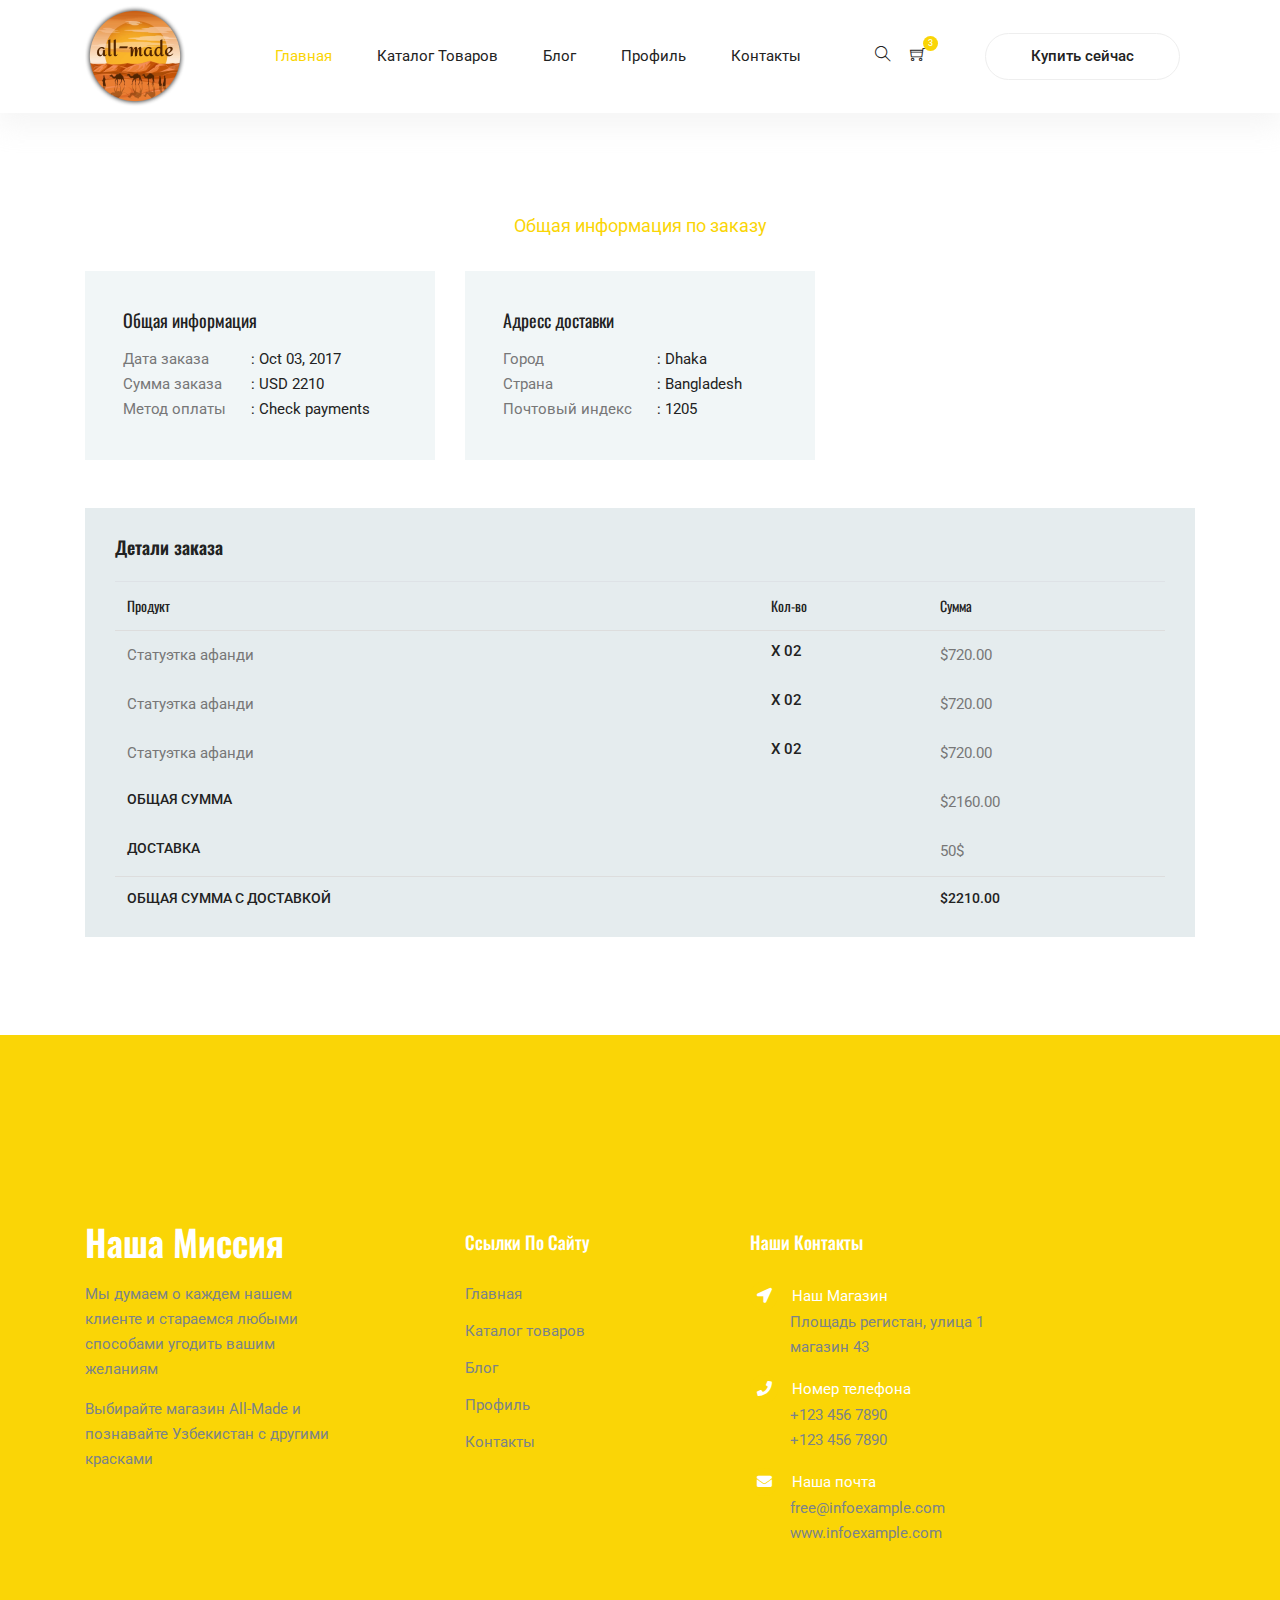
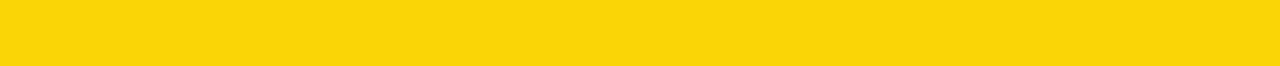
<file: confirmation.html>
<!DOCTYPE html>
<html lang="en">

<head>
    <meta charset="UTF-8">
    <meta name="viewport" content="width=device-width, initial-scale=1.0">
    <meta http-equiv="X-UA-Compatible" content="ie=edge">
    <title>Aroma Shop</title>
    <link rel="stylesheet" href="vendors/bootstrap/bootstrap.min.css">
    <link rel="stylesheet" href="vendors/fontawesome/css/all.min.css">
    <link rel="stylesheet" href="vendors/themify-icons/themify-icons.css">
    <link rel="stylesheet" href="vendors/linericon/style.css">
    <link rel="stylesheet" href="vendors/owl-carousel/owl.theme.default.min.css">
    <link rel="stylesheet" href="vendors/owl-carousel/owl.carousel.min.css">
    <link rel="stylesheet" href="vendors/nice-select/nice-select.css">
    <link rel="stylesheet" href="vendors/nouislider/nouislider.min.css">
    <link rel="icon" href="img/Group 37 3.png" type="image/png">

    <link rel="stylesheet" href="css/style.css">
</head>

<body>
    <!--================ Start Header Menu Area =================-->
    <header class="header_area">
        <div class="main_menu">
            <nav class="navbar navbar-expand-lg navbar-light">
                <div class="container">
                    <a class="navbar-brand logo_h" href="index.html"><img src="img/Group 37 3.png" alt=""></a>
                    <button class="navbar-toggler" type="button" data-toggle="collapse" data-target="#navbarSupportedContent" aria-controls="navbarSupportedContent" aria-expanded="false" aria-label="Toggle navigation">
        <span class="icon-bar"></span>
        <span class="icon-bar"></span>
        <span class="icon-bar"></span>
      </button>
                    <div class="collapse navbar-collapse offset" id="navbarSupportedContent">
                        <ul class="nav navbar-nav menu_nav ml-auto mr-auto">
                            <li class="nav-item active"><a class="nav-link" href="#">Главная</a></li>
                            <li class="nav-item"><a class="nav-link" href="file:///C:/Users/ACER/Desktop/aroma/category.html">Каталог товаров</a></li>
                            <li class="nav-item"><a class="nav-link" href="file:///C:/Users/ACER/Desktop/aroma/blog.html">Блог</a></li>
                            <li class="nav-item submenu dropdown">
                                <a href="#" class="nav-link dropdown-toggle" data-toggle="dropdown" role="button" aria-haspopup="true" aria-expanded="false">Профиль</a>
                                <ul class="dropdown-menu">
                                    <li class="nav-item"><a class="nav-link" href="file:///C:/Users/ACER/Desktop/aroma/register.html#">Зарегестрироваться</a></li>
                                    <li class="nav-item"><a class="nav-link" href="file:///C:/Users/ACER/Desktop/aroma/login.html">Войти в аккаунт</a></li>
                                    <li class="nav-item"><a class="nav-link" href="file:///C:/Users/ACER/Desktop/aroma/cart.html#">Избраное</a></li>
                                </ul>
                            </li>
                            <li class="nav-item"><a class="nav-link" href="file:///C:/Users/ACER/Desktop/aroma/contact.html">Контакты</a></li>
                        </ul>

                        <ul class="nav-shop">
                            <li class="nav-item"><button><i class="ti-search"></i></button></li>
                            <li class="nav-item"><button><i class="ti-shopping-cart"></i><span class="nav-shop__circle">3</span></button> </li>
                            <li class="nav-item"><a class="button button-header" href="#">Купить сейчас</a></li>
                        </ul>
                    </div>
                </div>
            </nav>
        </div>
    </header>
    <!--================ End Header Menu Area =================-->

    <!-- ================ start banner area ================= -->
    <!-- <section class="blog-banner-area" id="category">
        <div class="container h-100">
            <div class="blog-banner">
                <div class="text-center">
                    <h1>Ваш заказ на этапе доставки</h1>
                    <nav aria-label="breadcrumb" class="banner-breadcrumb">
                        <ol class="breadcrumb">
                            <li class="breadcrumb-item"><a href="#">Home</a></li>
                            <li class="breadcrumb-item active" aria-current="page">Shop Category</li>
                        </ol>
                    </nav>
                </div>
            </div>
        </div>
    </section> -->
    <!-- ================ end banner area ================= -->

    <!--================Order Details Area =================-->
    <section class="order_details section-margin--small">
        <div class="container">
            <p class="text-center billing-alert">Общая информация по заказу</p>
            <div class="row mb-5">
                <div class="col-md-6 col-xl-4 mb-4 mb-xl-0">
                    <div class="confirmation-card">
                        <h3 class="billing-title">Общая информация</h3>
                        <table class="order-rable">
                            <tr>
                                <!-- <td>Order number</td>
                                  <td>: 60235</td> -->
                            </tr>
                            <tr>
                                <td>Дата заказа</td>
                                <td>: Oct 03, 2017</td>
                            </tr>
                            <tr>
                                <td>Сумма заказа</td>
                                <td>: USD 2210</td>
                            </tr>
                            <tr>
                                <td>Метод оплаты</td>
                                <td>: Check payments</td>
                            </tr>
                        </table>
                    </div>
                </div>
                <div class="col-md-6 col-xl-4 mb-4 mb-xl-0">
                    <div class="confirmation-card">
                        <h3 class="billing-title">Адресс доставки</h3>
                        <table class="order-rable">
                            <tr>
                                <!-- <td>Street</td>
                                <td>: 56/8 panthapath</td> -->
                            </tr>
                            <tr>
                                <td>Город</td>
                                <td>: Dhaka</td>
                            </tr>
                            <tr>
                                <td>Страна</td>
                                <td>: Bangladesh</td>
                            </tr>
                            <tr>
                                <td>Почтовый индекс</td>
                                <td>: 1205</td>
                            </tr>
                        </table>
                    </div>
                </div>
                <!-- <div class="col-md-6 col-xl-4 mb-4 mb-xl-0">
                    <div class="confirmation-card">
                        <h3 class="billing-title">Shipping Address</h3>
                        <table class="order-rable">
                            <tr>
                                <td>Street</td>
                                <td>: 56/8 panthapath</td>
                            </tr>
                            <tr>
                                <td>City</td>
                                <td>: Dhaka</td>
                            </tr>
                            <tr>
                                <td>Country</td>
                                <td>: Bangladesh</td>
                            </tr>
                            <tr>
                                <td>Postcode</td>
                                <td>: 1205</td>
                            </tr>
                        </table>
                    </div>
                </div> -->
            </div>
            <div class="order_details_table">
                <h2>Детали заказа</h2>
                <div class="table-responsive">
                    <table class="table">
                        <thead>
                            <tr>
                                <th scope="col">Продукт</th>
                                <th scope="col">Кол-во</th>
                                <th scope="col">Сумма</th>
                            </tr>
                        </thead>
                        <tbody>
                            <tr>
                                <td>
                                    <p>Статуэтка афанди</p>
                                </td>
                                <td>
                                    <h5>x 02</h5>
                                </td>
                                <td>
                                    <p>$720.00</p>
                                </td>
                            </tr>
                            <tr>
                                <td>
                                    <p>Статуэтка афанди</p>
                                </td>
                                <td>
                                    <h5>x 02</h5>
                                </td>
                                <td>
                                    <p>$720.00</p>
                                </td>
                            </tr>
                            <tr>
                                <td>
                                    <p>Статуэтка афанди</p>
                                </td>
                                <td>
                                    <h5>x 02</h5>
                                </td>
                                <td>
                                    <p>$720.00</p>
                                </td>
                            </tr>
                            <tr>
                                <td>
                                    <h4>Общая сумма</h4>
                                </td>
                                <td>
                                    <h5></h5>
                                </td>
                                <td>
                                    <p>$2160.00</p>
                                </td>
                            </tr>
                            <tr>
                                <td>
                                    <h4>Доставка</h4>
                                </td>
                                <td>
                                    <h5></h5>
                                </td>
                                <td>
                                    <p>50$</p>
                                </td>
                            </tr>
                            <tr>
                                <td>
                                    <h4>Общая сумма с доставкой</h4>
                                </td>
                                <td>
                                    <h5></h5>
                                </td>
                                <td>
                                    <h4>$2210.00</h4>
                                </td>
                            </tr>
                        </tbody>
                    </table>
                </div>
            </div>
        </div>
    </section>
    <!--================End Order Details Area =================-->



    <!--================ Start footer Area  =================-->
    <footer class="footer">
        <div class="footer-area">
            <div class="container">
                <div class="row section_gap">
                    <div class="col-lg-3 col-md-6 col-sm-6">
                        <div class="single-footer-widget tp_widgets">
                            <h4 class="footer_title large_title">Наша миссия</h4>
                            <p>
                                Мы думаем о каждем нашем клиенте и стараемся любыми способами угодить вашим желаниям
                            </p>
                            <p>
                                Выбирайте магазин All-Made и познавайте Узбекистан с другими красками
                            </p>
                        </div>
                    </div>
                    <div class="offset-lg-1 col-lg-2 col-md-6 col-sm-6">
                        <div class="single-footer-widget tp_widgets">
                            <h4 class="footer_title">Ссылки по сайту</h4>
                            <ul class="list">
                                <li><a href="#">Главная</a></li>
                                <li><a href="#">Каталог товаров</a></li>
                                <li><a href="#">Блог</a></li>
                                <li><a href="#">Профиль</a></li>
                                <li><a href="#">Контакты</a></li>
                            </ul>
                        </div>
                    </div>
                    <div class="offset-lg-1 col-lg-3 col-md-6 col-sm-6">
                        <div class="single-footer-widget tp_widgets">
                            <h4 class="footer_title">Наши контакты</h4>
                            <div class="ml-40">
                                <p class="sm-head">
                                    <span class="fa fa-location-arrow"></span> Наш Магазин
                                </p>
                                <p>Площадь регистан, улица 1 магазин 43</p>

                                <p class="sm-head">
                                    <span class="fa fa-phone"></span> Номер телефона
                                </p>
                                <p>
                                    +123 456 7890 <br> +123 456 7890
                                </p>

                                <p class="sm-head">
                                    <span class="fa fa-envelope"></span> Наша почта
                                </p>
                                <p>
                                    free@infoexample.com <br> www.infoexample.com
                                </p>
                            </div>
                        </div>
                    </div>
                </div>
            </div>
        </div>
    </footer>
    <!--================ End footer Area  =================-->



    <script src="vendors/jquery/jquery-3.2.1.min.js"></script>
    <script src="vendors/bootstrap/bootstrap.bundle.min.js"></script>
    <script src="vendors/skrollr.min.js"></script>
    <script src="vendors/owl-carousel/owl.carousel.min.js"></script>
    <script src="vendors/nice-select/jquery.nice-select.min.js"></script>
    <script src="vendors/jquery.ajaxchimp.min.js"></script>
    <script src="vendors/mail-script.js"></script>
    <script src="js/main.js"></script>
</body>

</html>
</file>
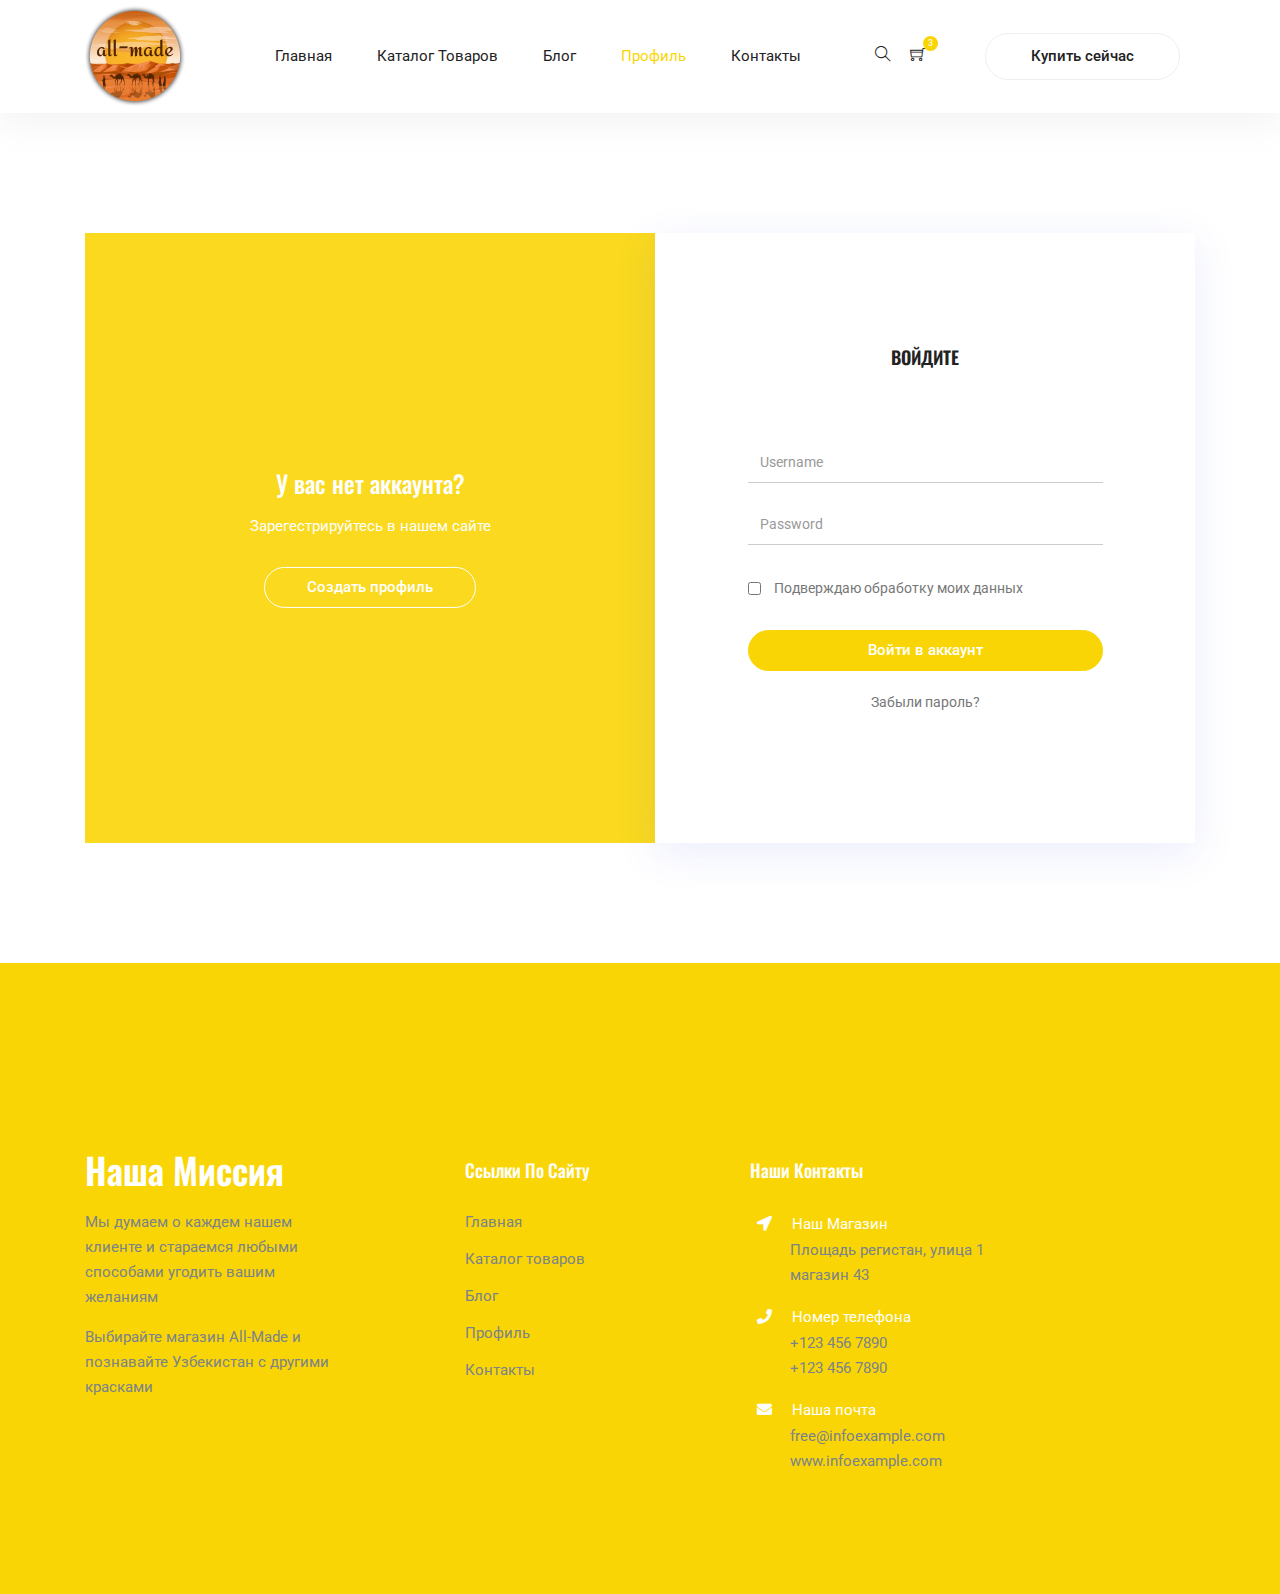
<file: login.html>
<!DOCTYPE html>
<html lang="en">

<head>
    <meta charset="UTF-8">
    <meta name="viewport" content="width=device-width, initial-scale=1.0">
    <meta http-equiv="X-UA-Compatible" content="ie=edge">
    <title>Aroma Shop - Login</title>
    <link rel="icon" href="img/Group 37 3.png" type="image/png">
    <link rel="stylesheet" href="vendors/bootstrap/bootstrap.min.css">
    <link rel="stylesheet" href="vendors/fontawesome/css/all.min.css">
    <link rel="stylesheet" href="vendors/themify-icons/themify-icons.css">
    <link rel="stylesheet" href="vendors/linericon/style.css">
    <link rel="stylesheet" href="vendors/owl-carousel/owl.theme.default.min.css">
    <link rel="stylesheet" href="vendors/owl-carousel/owl.carousel.min.css">
    <link rel="stylesheet" href="vendors/nice-select/nice-select.css">
    <link rel="stylesheet" href="vendors/nouislider/nouislider.min.css">

    <link rel="stylesheet" href="css/style.css">
</head>

<body>
    <!--================ Start Header Menu Area =================-->
    <header class="header_area">
        <div class="main_menu">
            <nav class="navbar navbar-expand-lg navbar-light">
                <div class="container">
                    <a class="navbar-brand logo_h" href="index.html"><img src="img/Group 37 3.png" alt=""></a>
                    <button class="navbar-toggler" type="button" data-toggle="collapse" data-target="#navbarSupportedContent" aria-controls="navbarSupportedContent" aria-expanded="false" aria-label="Toggle navigation">
            <span class="icon-bar"></span>
            <span class="icon-bar"></span>
            <span class="icon-bar"></span>
          </button>
                    <div class="collapse navbar-collapse offset" id="navbarSupportedContent">
                        <ul class="nav navbar-nav menu_nav ml-auto mr-auto">
                            <li class="nav-item "><a class="nav-link" href="#">Главная</a></li>
                            <li class="nav-item"><a class="nav-link" href="#">Каталог товаров</a></li>
                            <li class="nav-item"><a class="nav-link" href="#">Блог</a></li>
                            <li class="nav-item active submenu dropdown">
                                <a href="#" class="nav-link dropdown-toggle " data-toggle="dropdown" role="button" aria-haspopup="true" aria-expanded="false">Профиль</a>
                                <ul class="dropdown-menu">
                                    <li class="nav-item"><a class="nav-link" href="#">Зарегестрироваться</a></li>
                                    <li class="nav-item"><a class="nav-link" href="#">Войти в аккаунт</a></li>
                                    <li class="nav-item"><a class="nav-link" href="#">Избраное</a></li>
                                </ul>
                            </li>
                            <li class="nav-item"><a class="nav-link" href="#">Контакты</a></li>
                        </ul>

                        <ul class="nav-shop">
                            <li class="nav-item"><button><i class="ti-search"></i></button></li>
                            <li class="nav-item"><button><i class="ti-shopping-cart"></i><span class="nav-shop__circle">3</span></button> </li>
                            <li class="nav-item"><a class="button button-header" href="#">Купить сейчас</a></li>
                        </ul>
                    </div>
                </div>
            </nav>
        </div>
    </header>
    <!--================ End Header Menu Area =================-->

    <!-- ================ start banner area ================= -->
    <!-- <section class="blog-banner-area" id="category">
        <div class="container h-100">
            <div class="blog-banner">
                <div class="text-center">
                    <h1>Login / Register</h1>
                    <nav aria-label="breadcrumb" class="banner-breadcrumb">
                        <ol class="breadcrumb">
                            <li class="breadcrumb-item"><a href="#">Home</a></li>
                            <li class="breadcrumb-item active" aria-current="page">Login/Register</li>
                        </ol>
                    </nav>
                </div>
            </div>
        </div>
    </section> -->
    <!-- ================ end banner area ================= -->

    <!--================Login Box Area =================-->
    <section class="login_box_area section-margin">
        <div class="container">
            <div class="row">
                <div class="col-lg-6">
                    <div class="login_box_img">
                        <div class="hover">
                            <h4>У вас нет аккаунта?</h4>
                            <p>Зарегестрируйтесь в нашем сайте</p>
                            <a class="button button-account" href="register.html">Создать профиль</a>
                        </div>
                    </div>
                </div>
                <div class="col-lg-6">
                    <div class="login_form_inner">
                        <h3>Войдите</h3>
                        <form class="row login_form" action="#/" id="contactForm">
                            <div class="col-md-12 form-group">
                                <input type="text" class="form-control" id="name" name="name" placeholder="Username" onfocus="this.placeholder = ''" onblur="this.placeholder = 'Username'">
                            </div>
                            <div class="col-md-12 form-group">
                                <input type="text" class="form-control" id="name" name="name" placeholder="Password" onfocus="this.placeholder = ''" onblur="this.placeholder = 'Password'">
                            </div>
                            <div class="col-md-12 form-group">
                                <div class="creat_account">
                                    <input type="checkbox" id="f-option2" name="selector">
                                    <label for="f-option2">Подверждаю обработку моих данных</label>
                                </div>
                            </div>
                            <div class="col-md-12 form-group">
                                <button type="submit" value="submit" class="button button-login w-100">Войти в аккаунт</button>
                                <a href="#">Забыли пароль?</a>
                            </div>
                        </form>
                    </div>
                </div>
            </div>
        </div>
    </section>
    <!--================End Login Box Area =================-->



    <!--================ Start footer Area  =================-->
    <footer class="footer">
        <div class="footer-area">
            <div class="container">
                <div class="row section_gap">
                    <div class="col-lg-3 col-md-6 col-sm-6">
                        <div class="single-footer-widget tp_widgets">
                            <h4 class="footer_title large_title">Наша миссия</h4>
                            <p>
                                Мы думаем о каждем нашем клиенте и стараемся любыми способами угодить вашим желаниям
                            </p>
                            <p>
                                Выбирайте магазин All-Made и познавайте Узбекистан с другими красками
                            </p>
                        </div>
                    </div>
                    <div class="offset-lg-1 col-lg-2 col-md-6 col-sm-6">
                        <div class="single-footer-widget tp_widgets">
                            <h4 class="footer_title">Ссылки по сайту</h4>
                            <ul class="list">
                                <li><a href="#">Главная</a></li>
                                <li><a href="#">Каталог товаров</a></li>
                                <li><a href="#">Блог</a></li>
                                <li><a href="#">Профиль</a></li>
                                <li><a href="#">Контакты</a></li>
                            </ul>
                        </div>
                    </div>
                    <div class="offset-lg-1 col-lg-3 col-md-6 col-sm-6">
                        <div class="single-footer-widget tp_widgets">
                            <h4 class="footer_title">Наши контакты</h4>
                            <div class="ml-40">
                                <p class="sm-head">
                                    <span class="fa fa-location-arrow"></span> Наш Магазин
                                </p>
                                <p>Площадь регистан, улица 1 магазин 43</p>

                                <p class="sm-head">
                                    <span class="fa fa-phone"></span> Номер телефона
                                </p>
                                <p>
                                    +123 456 7890 <br> +123 456 7890
                                </p>

                                <p class="sm-head">
                                    <span class="fa fa-envelope"></span> Наша почта
                                </p>
                                <p>
                                    free@infoexample.com <br> www.infoexample.com
                                </p>
                            </div>
                        </div>
                    </div>
                </div>
            </div>
        </div>
    </footer>
    <!--================ End footer Area  =================-->



    <script src="vendors/jquery/jquery-3.2.1.min.js"></script>
    <script src="vendors/bootstrap/bootstrap.bundle.min.js"></script>
    <script src="vendors/skrollr.min.js"></script>
    <script src="vendors/owl-carousel/owl.carousel.min.js"></script>
    <script src="vendors/nice-select/jquery.nice-select.min.js"></script>
    <script src="vendors/jquery.ajaxchimp.min.js"></script>
    <script src="vendors/mail-script.js"></script>
    <script src="js/main.js"></script>
</body>

</html>
</file>
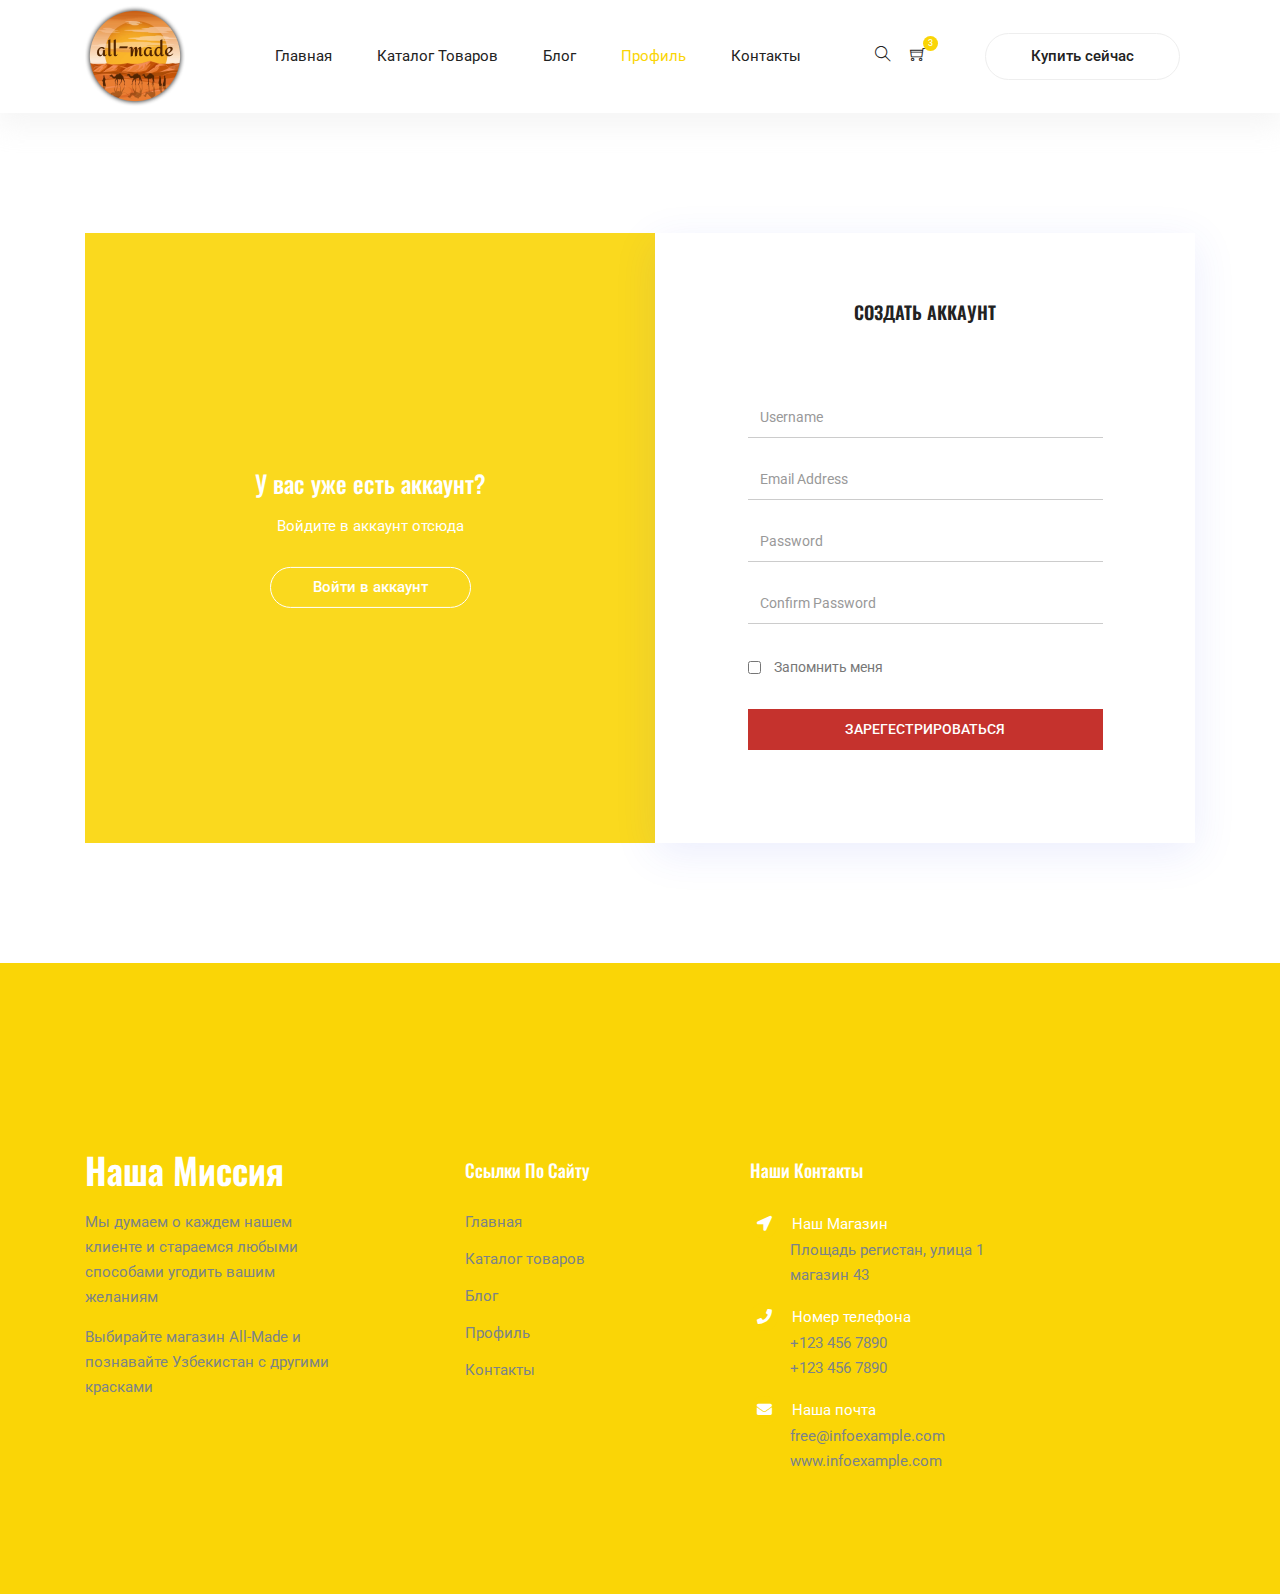
<file: register.html>
<!DOCTYPE html>
<html lang="en">

<head>
    <meta charset="UTF-8">
    <meta name="viewport" content="width=device-width, initial-scale=1.0">
    <meta http-equiv="X-UA-Compatible" content="ie=edge">
    <title>Aroma Shop - Login</title>
    <link rel="icon" href="img/Group 37 3.png" type="image/png">
    <link rel="stylesheet" href="vendors/bootstrap/bootstrap.min.css">
    <link rel="stylesheet" href="vendors/fontawesome/css/all.min.css">
    <link rel="stylesheet" href="vendors/themify-icons/themify-icons.css">
    <link rel="stylesheet" href="vendors/linericon/style.css">
    <link rel="stylesheet" href="vendors/owl-carousel/owl.theme.default.min.css">
    <link rel="stylesheet" href="vendors/owl-carousel/owl.carousel.min.css">
    <link rel="stylesheet" href="vendors/nice-select/nice-select.css">
    <link rel="stylesheet" href="vendors/nouislider/nouislider.min.css">

    <link rel="stylesheet" href="css/style.css">
</head>

<body>
    <!--================ Start Header Menu Area =================-->
    <header class="header_area">
        <div class="main_menu">
            <nav class="navbar navbar-expand-lg navbar-light">
                <div class="container">
                    <a class="navbar-brand logo_h" href="index.html"><img src="img/Group 37 3.png" alt=""></a>
                    <button class="navbar-toggler" type="button" data-toggle="collapse" data-target="#navbarSupportedContent" aria-controls="navbarSupportedContent" aria-expanded="false" aria-label="Toggle navigation">
            <span class="icon-bar"></span>
            <span class="icon-bar"></span>
            <span class="icon-bar"></span>
          </button>
                    <div class="collapse navbar-collapse offset" id="navbarSupportedContent">
                        <ul class="nav navbar-nav menu_nav ml-auto mr-auto">
                            <li class="nav-item "><a class="nav-link" href="#">Главная</a></li>
                            <li class="nav-item"><a class="nav-link" href="#">Каталог товаров</a></li>
                            <li class="nav-item"><a class="nav-link" href="#">Блог</a></li>
                            <li class="nav-item active submenu dropdown">
                                <a href="#" class="nav-link dropdown-toggle " data-toggle="dropdown" role="button" aria-haspopup="true" aria-expanded="false">Профиль</a>
                                <ul class="dropdown-menu">
                                    <li class="nav-item"><a class="nav-link" href="#">Зарегестрироваться</a></li>
                                    <li class="nav-item"><a class="nav-link" href="#">Войти в аккаунт</a></li>
                                    <li class="nav-item"><a class="nav-link" href="#">Избраное</a></li>
                                </ul>
                            </li>
                            <li class="nav-item"><a class="nav-link" href="#">Контакты</a></li>
                        </ul>

                        <ul class="nav-shop">
                            <li class="nav-item"><button><i class="ti-search"></i></button></li>
                            <li class="nav-item"><button><i class="ti-shopping-cart"></i><span class="nav-shop__circle">3</span></button> </li>
                            <li class="nav-item"><a class="button button-header" href="#">Купить сейчас</a></li>
                        </ul>
                    </div>
                </div>
            </nav>
        </div>
    </header>
    <!--================ End Header Menu Area =================-->

    <!-- ================ start banner area ================= -->
    <!-- ================ end banner area ================= -->

    <!--================Login Box Area =================-->
    <section class="login_box_area section-margin">
        <div class="container">
            <div class="row">
                <div class="col-lg-6">
                    <div class="login_box_img">
                        <div class="hover">
                            <h4>У вас уже есть аккаунт?</h4>
                            <p>Войдите в аккаунт отсюда</p>
                            <a class="button button-account" href="login.html">Войти в аккаунт</a>
                        </div>
                    </div>
                </div>
                <div class="col-lg-6">
                    <div class="login_form_inner register_form_inner">
                        <h3>Создать аккаунт</h3>
                        <form class="row login_form" action="#/" id="register_form">
                            <div class="col-md-12 form-group">
                                <input type="text" class="form-control" id="name" name="name" placeholder="Username" onfocus="this.placeholder = ''" onblur="this.placeholder = 'Username'">
                            </div>
                            <div class="col-md-12 form-group">
                                <input type="text" class="form-control" id="email" name="email" placeholder="Email Address" onfocus="this.placeholder = ''" onblur="this.placeholder = 'Email Address'">
                            </div>
                            <div class="col-md-12 form-group">
                                <input type="text" class="form-control" id="password" name="password" placeholder="Password" onfocus="this.placeholder = ''" onblur="this.placeholder = 'Password'">
                            </div>
                            <div class="col-md-12 form-group">
                                <input type="text" class="form-control" id="confirmPassword" name="confirmPassword" placeholder="Confirm Password" onfocus="this.placeholder = ''" onblur="this.placeholder = 'Confirm Password'">
                            </div>
                            <div class="col-md-12 form-group">
                                <div class="creat_account">
                                    <input type="checkbox" id="f-option2" name="selector">
                                    <label for="f-option2">Запомнить меня</label>
                                </div>
                            </div>
                            <div class="col-md-12 form-group">
                                <button type="submit" value="submit" class="button button-register w-100">Зарегестрироваться</button>
                            </div>
                        </form>
                    </div>
                </div>
            </div>
        </div>
    </section>
    <!--================End Login Box Area =================-->



    <!--================ Start footer Area  =================-->
    <footer class="footer">
        <div class="footer-area">
            <div class="container">
                <div class="row section_gap">
                    <div class="col-lg-3 col-md-6 col-sm-6">
                        <div class="single-footer-widget tp_widgets">
                            <h4 class="footer_title large_title">Наша миссия</h4>
                            <p>
                                Мы думаем о каждем нашем клиенте и стараемся любыми способами угодить вашим желаниям
                            </p>
                            <p>
                                Выбирайте магазин All-Made и познавайте Узбекистан с другими красками
                            </p>
                        </div>
                    </div>
                    <div class="offset-lg-1 col-lg-2 col-md-6 col-sm-6">
                        <div class="single-footer-widget tp_widgets">
                            <h4 class="footer_title">Ссылки по сайту</h4>
                            <ul class="list">
                                <li><a href="#">Главная</a></li>
                                <li><a href="#">Каталог товаров</a></li>
                                <li><a href="#">Блог</a></li>
                                <li><a href="#">Профиль</a></li>
                                <li><a href="#">Контакты</a></li>
                            </ul>
                        </div>
                    </div>
                    <div class="offset-lg-1 col-lg-3 col-md-6 col-sm-6">
                        <div class="single-footer-widget tp_widgets">
                            <h4 class="footer_title">Наши контакты</h4>
                            <div class="ml-40">
                                <p class="sm-head">
                                    <span class="fa fa-location-arrow"></span> Наш Магазин
                                </p>
                                <p>Площадь регистан, улица 1 магазин 43</p>

                                <p class="sm-head">
                                    <span class="fa fa-phone"></span> Номер телефона
                                </p>
                                <p>
                                    +123 456 7890 <br> +123 456 7890
                                </p>

                                <p class="sm-head">
                                    <span class="fa fa-envelope"></span> Наша почта
                                </p>
                                <p>
                                    free@infoexample.com <br> www.infoexample.com
                                </p>
                            </div>
                        </div>
                    </div>
                </div>
            </div>
        </div>
    </footer>
    <!--================ End footer Area  =================-->



    <script src="vendors/jquery/jquery-3.2.1.min.js"></script>
    <script src="vendors/bootstrap/bootstrap.bundle.min.js"></script>
    <script src="vendors/skrollr.min.js"></script>
    <script src="vendors/owl-carousel/owl.carousel.min.js"></script>
    <script src="vendors/nice-select/jquery.nice-select.min.js"></script>
    <script src="vendors/jquery.ajaxchimp.min.js"></script>
    <script src="vendors/mail-script.js"></script>
    <script src="js/main.js"></script>
</body>

</html>
</file>
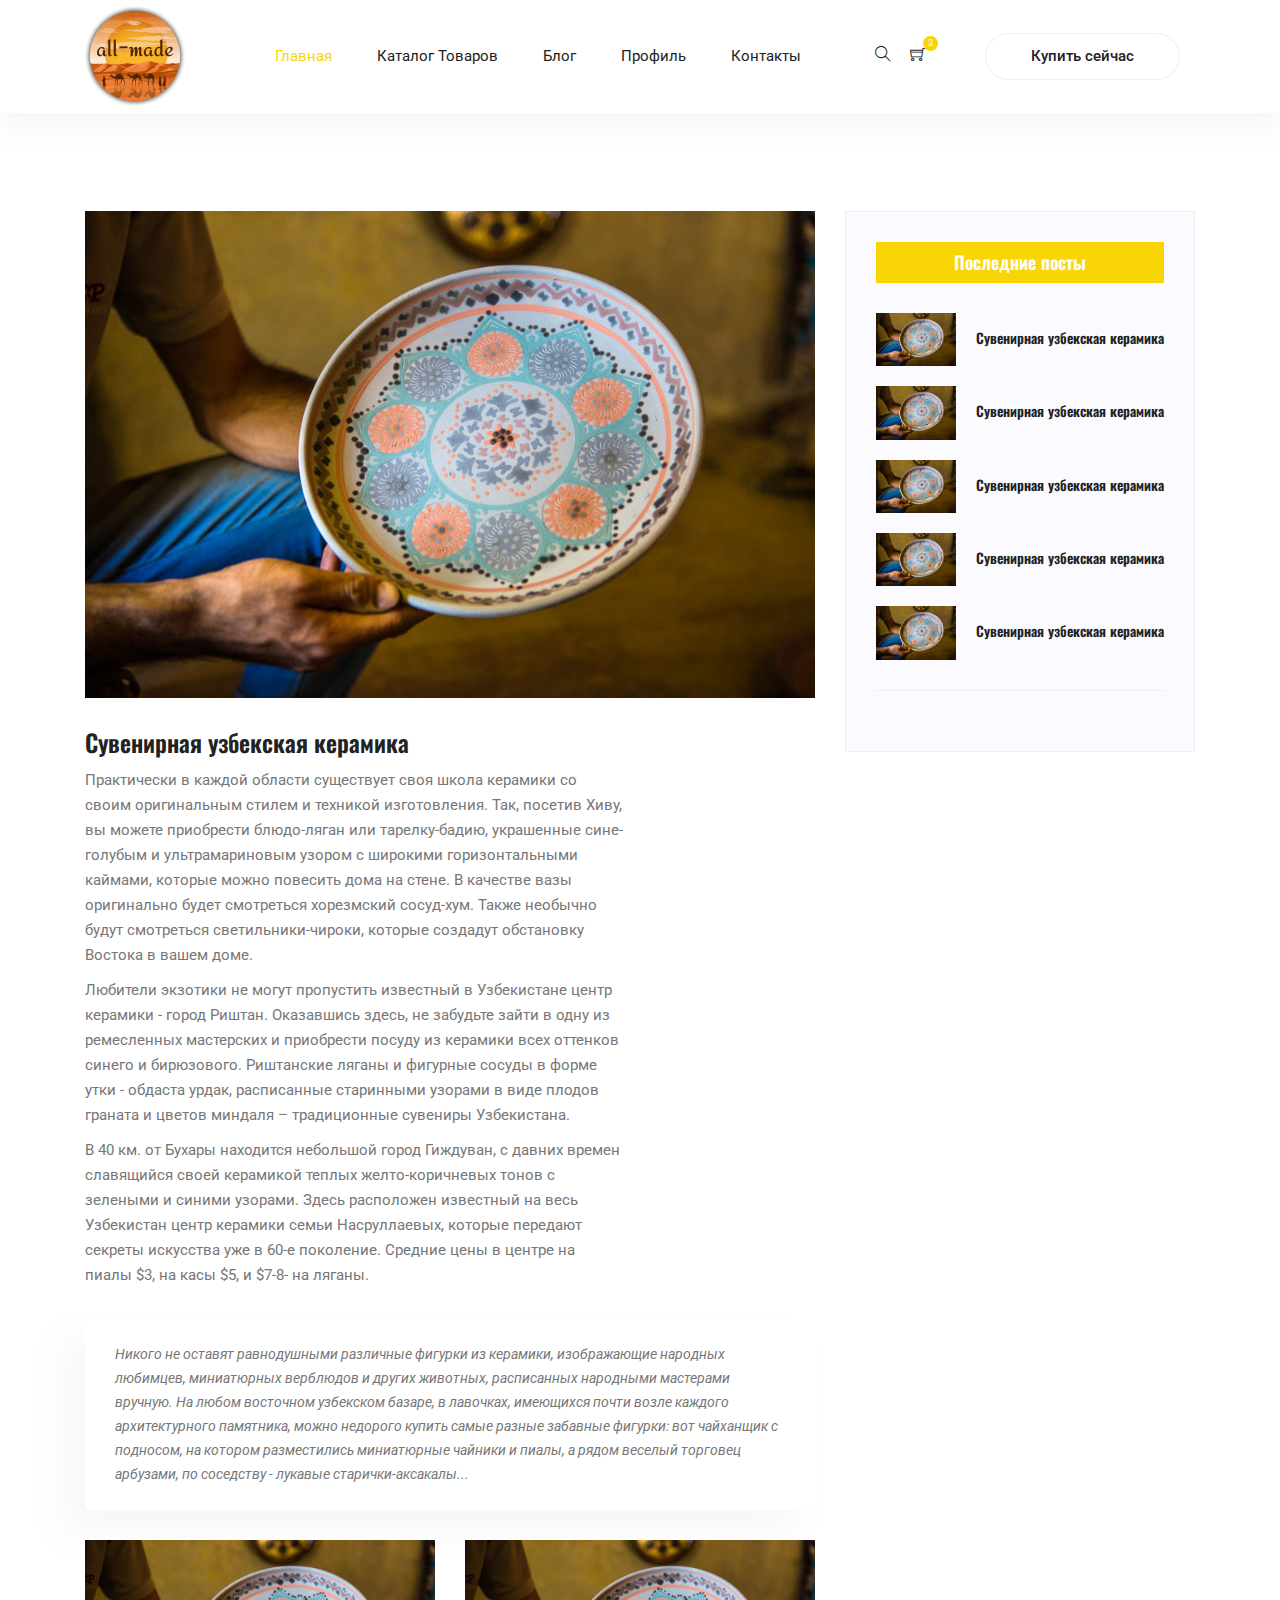
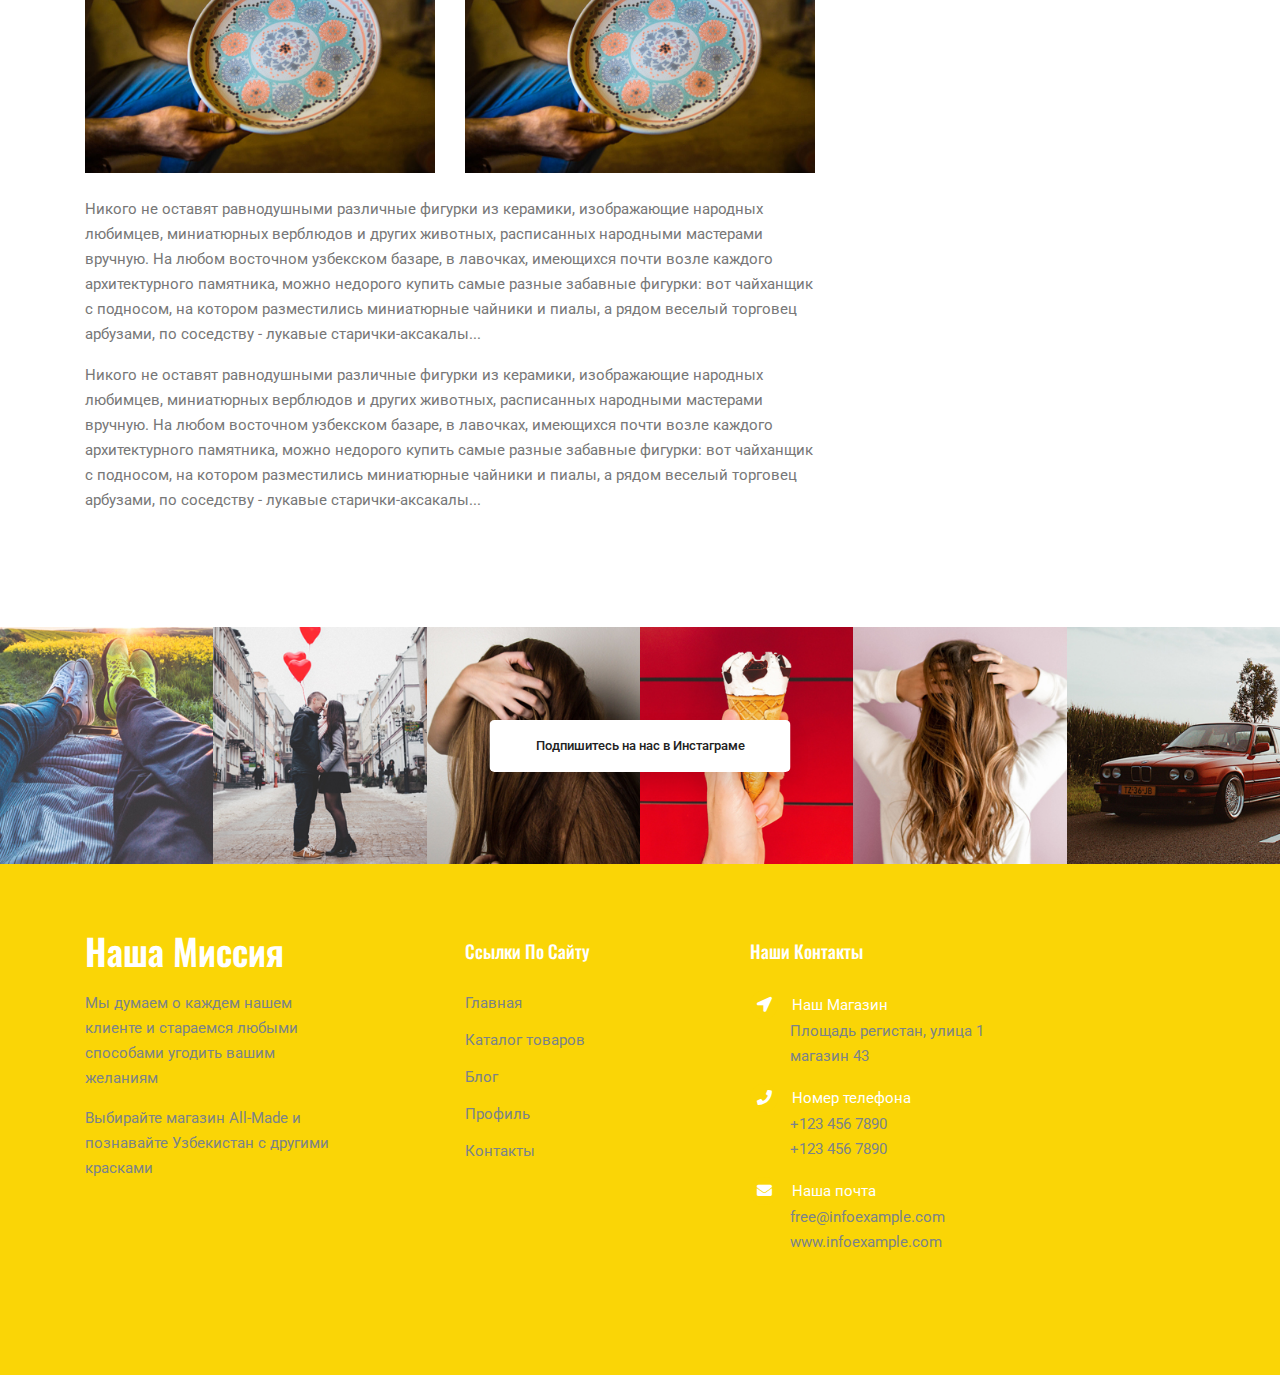
<file: single-blog.html>
<!DOCTYPE html>
<html lang="en">

<head>
    <meta charset="UTF-8">
    <meta name="viewport" content="width=device-width, initial-scale=1.0">
    <meta http-equiv="X-UA-Compatible" content="ie=edge">
    <title>Aroma Shop - Blog Details</title>
    <link rel="icon" href="img/Group 37 3.png" type="image/png">
    <link rel="stylesheet" href="vendors/bootstrap/bootstrap.min.css">
    <link rel="stylesheet" href="vendors/fontawesome/css/all.min.css">
    <link rel="stylesheet" href="vendors/themify-icons/themify-icons.css">
    <link rel="stylesheet" href="vendors/linericon/style.css">
    <link rel="stylesheet" href="vendors/owl-carousel/owl.theme.default.min.css">
    <link rel="stylesheet" href="vendors/owl-carousel/owl.carousel.min.css">

    <link rel="stylesheet" href="css/style.css">
</head>

<body>
    <!--================ Start Header Menu Area =================-->
    <header class="header_area">
        <div class="main_menu">
            <nav class="navbar navbar-expand-lg navbar-light">
                <div class="container">
                    <a class="navbar-brand logo_h" href="index.html"><img src="img/Group 37 3.png" alt=""></a>
                    <button class="navbar-toggler" type="button" data-toggle="collapse" data-target="#navbarSupportedContent" aria-controls="navbarSupportedContent" aria-expanded="false" aria-label="Toggle navigation">
            <span class="icon-bar"></span>
            <span class="icon-bar"></span>
            <span class="icon-bar"></span>
          </button>
                    <div class="collapse navbar-collapse offset" id="navbarSupportedContent">
                        <ul class="nav navbar-nav menu_nav ml-auto mr-auto">
                            <li class="nav-item active"><a class="nav-link" href="#">Главная</a></li>
                            <li class="nav-item"><a class="nav-link" href="#">Каталог товаров</a></li>
                            <li class="nav-item"><a class="nav-link" href="#">Блог</a></li>
                            <li class="nav-item submenu dropdown">
                                <a href="#" class="nav-link dropdown-toggle" data-toggle="dropdown" role="button" aria-haspopup="true" aria-expanded="false">Профиль</a>
                                <ul class="dropdown-menu">
                                    <li class="nav-item"><a class="nav-link" href="#">Зарегестрироваться</a></li>
                                    <li class="nav-item"><a class="nav-link" href="#">Войти в аккаунт</a></li>
                                    <li class="nav-item"><a class="nav-link" href="#">Избраное</a></li>
                                </ul>
                            </li>
                            <li class="nav-item"><a class="nav-link" href="#">Контакты</a></li>
                        </ul>

                        <ul class="nav-shop">
                            <li class="nav-item"><button><i class="ti-search"></i></button></li>
                            <li class="nav-item"><button><i class="ti-shopping-cart"></i><span class="nav-shop__circle">3</span></button> </li>
                            <li class="nav-item"><a class="button button-header" href="#">Купить сейчас</a></li>
                        </ul>
                    </div>
                </div>
            </nav>
        </div>
    </header>
    <!--================ End Header Menu Area =================-->


    <!-- ================ start banner area ================= -->
    <!-- <section class="blog-banner-area" id="blog">
        <div class="container h-100">
            <div class="blog-banner">
                <div class="text-center">
                    <h1>Blog Details</h1>
                    <nav aria-label="breadcrumb" class="banner-breadcrumb">
                        <ol class="breadcrumb">
                            <li class="breadcrumb-item"><a href="#">Home</a></li>
                            <li class="breadcrumb-item active" aria-current="page">Blog Details</li>
                        </ol>
                    </nav>
                </div>
            </div>
        </div>
    </section> -->
    <!-- ================ end banner area ================= -->



    <!--================Blog Area =================-->
    <section class="blog_area single-post-area py-80px section-margin--small">
        <div class="container">
            <div class="row">
                <div class="col-lg-8 posts-list">
                    <div class="single-post row">
                        <div class="col-lg-12">
                            <div class="feature-img">
                                <img class="img-fluid" src="img/eeeee1.jpg" alt="">
                            </div>
                        </div>
                        <!-- <div class="col-lg-3  col-md-3">
                            <div class="blog_info text-right">
                                <div class="post_tag">
                                    <a href="#">Food,</a>
                                    <a class="active" href="#">Technology,</a>
                                    <a href="#">Politics,</a>
                                    <a href="#">Lifestyle</a>
                                </div>
                                <ul class="blog_meta list">
                                    <li>
                                        <a href="#">Mark wiens
																					<i class="lnr lnr-user"></i>
																			</a>
                                    </li>
                                    <li>
                                        <a href="#">12 Dec, 2017
																					<i class="lnr lnr-calendar-full"></i>
																			</a>
                                    </li>
                                    <li>
                                        <a href="#">1.2M Views
																					<i class="lnr lnr-eye"></i>
																			</a>
                                    </li>
                                    <li>
                                        <a href="#">06 Comments
																					<i class="lnr lnr-bubble"></i>
																			</a>
                                    </li>
                                </ul>
                                <ul class="social-links">
                                    <li>
                                        <a href="#">
                                            <i class="fab fa-facebook-f"></i>
                                        </a>
                                    </li>
                                    <li>
                                        <a href="#">
                                            <i class="fab fa-twitter"></i>
                                        </a>
                                    </li>
                                    <li>
                                        <a href="#">
                                            <i class="fab fa-github"></i>
                                        </a>
                                    </li>
                                    <li>
                                        <a href="#">
                                            <i class="fab fa-behance"></i>
                                        </a>
                                    </li>
                                </ul>
                            </div>
                        </div> -->
                        <div class="col-lg-9 col-md-9 blog_details">
                            <h2>Сувенирная узбекская керамика</h2>
                            <p class="excert">
                                Практически в каждой области существует своя школа керамики со своим оригинальным стилем и техникой изготовления. Так, посетив Хиву, вы можете приобрести блюдо-ляган или тарелку-бадию, украшенные сине-голубым и ультрамариновым узором с широкими горизонтальными
                                каймами, которые можно повесить дома на стене. В качестве вазы оригинально будет смотреться хорезмский сосуд-хум. Также необычно будут смотреться светильники-чироки, которые создадут обстановку Востока в вашем доме.
                            </p>
                            <p>
                                Любители экзотики не могут пропустить известный в Узбекистане центр керамики - город Риштан. Оказавшись здесь, не забудьте зайти в одну из ремесленных мастерских и приобрести посуду из керамики всех оттенков синего и бирюзового. Риштанские ляганы и фигурные
                                сосуды в форме утки - обдаста урдак, расписанные старинными узорами в виде плодов граната и цветов миндаля – традиционные сувениры Узбекистана.
                            </p>
                            <p>
                                В 40 км. от Бухары находится небольшой город Гиждуван, с давних времен славящийся своей керамикой теплых желто-коричневых тонов с зелеными и синими узорами. Здесь расположен известный на весь Узбекистан центр керамики семьи Насруллаевых, которые передают
                                секреты искусства уже в 60-е поколение. Средние цены в центре на пиалы $3, на касы $5, и $7-8- на ляганы.
                            </p>
                        </div>
                        <div class="col-lg-12">
                            <div class="quotes">
                                Никого не оставят равнодушными различные фигурки из керамики, изображающие народных любимцев, миниатюрных верблюдов и других животных, расписанных народными мастерами вручную. На любом восточном узбекском базаре, в лавочках, имеющихся почти возле каждого
                                архитектурного памятника, можно недорого купить самые разные забавные фигурки: вот чайханщик с подносом, на котором разместились миниатюрные чайники и пиалы, а рядом веселый торговец арбузами, по соседству - лукавые старички-аксакалы...
                            </div>
                            <div class="row">
                                <div class="col-6">
                                    <img class="img-fluid" src="img/eeeee1.jpg" alt="wert">
                                </div>
                                <div class="col-6">
                                    <img class="img-fluid" src="img/eeeee1.jpg" alt="wert">
                                </div>
                                <div class="col-lg-12 mt-4">
                                    <p>
                                        Никого не оставят равнодушными различные фигурки из керамики, изображающие народных любимцев, миниатюрных верблюдов и других животных, расписанных народными мастерами вручную. На любом восточном узбекском базаре, в лавочках, имеющихся почти возле каждого
                                        архитектурного памятника, можно недорого купить самые разные забавные фигурки: вот чайханщик с подносом, на котором разместились миниатюрные чайники и пиалы, а рядом веселый торговец арбузами, по соседству - лукавые
                                        старички-аксакалы...
                                    </p>
                                    <p>
                                        Никого не оставят равнодушными различные фигурки из керамики, изображающие народных любимцев, миниатюрных верблюдов и других животных, расписанных народными мастерами вручную. На любом восточном узбекском базаре, в лавочках, имеющихся почти возле каждого
                                        архитектурного памятника, можно недорого купить самые разные забавные фигурки: вот чайханщик с подносом, на котором разместились миниатюрные чайники и пиалы, а рядом веселый торговец арбузами, по соседству - лукавые
                                        старички-аксакалы...
                                    </p>
                                </div>
                            </div>
                        </div>
                    </div>
                    <!-- <div class="navigation-area">
                        <div class="row">
                            <div class="col-lg-6 col-md-6 col-12 nav-left flex-row d-flex justify-content-start align-items-center">
                                <div class="thumb">
                                    <a href="#">
                                         <img class="img-fluid" src="img/blog/prev.jpg" alt="">
                    </a>
                </div>
                <div class="arrow">
                    <a href="#">
                        <span class="lnr text-white lnr-arrow-left"></span>
                    </a>
                </div>
                <div class="detials">
                    <p>Prev Post</p>
                    <a href="#">
                        <h4>Space The Final Frontier</h4>
                    </a>
                </div>
            </div>
            <div class="col-lg-6 col-md-6 col-12 nav-right flex-row d-flex justify-content-end align-items-center">
                <div class="detials">
                    <p>Next Post</p>
                    <a href="#">
                        <h4>Telescopes 101</h4>
                    </a>
                </div>
                <div class="arrow">
                    <a href="#">
                        <span class="lnr text-white lnr-arrow-right"></span>
                    </a>
                </div>
                <div class="thumb">
                    <a href="#">
                        <img class="img-fluid" src="img/blog/next.jpg" alt="">
                    </a>
                </div>
            </div>
        </div>
        </div> -->
                    <!-- <div class="comments-area">
                        <h4>05 Comments</h4>
                        <div class="comment-list">
                            <div class="single-comment justify-content-between d-flex">
                                <div class="user justify-content-between d-flex">
                                    <div class="thumb">
                                        <img src="img/blog/c1.jpg" alt="">
                                    </div>
                                    <div class="desc">
                                        <h5>
                                            <a href="#">Emilly Blunt</a>
                                        </h5>
                                        <p class="date">December 4, 2017 at 3:12 pm </p>
                                        <p class="comment">
                                            Never say goodbye till the end comes!
                                        </p>
                                    </div>
                                </div>
                                <div class="reply-btn">
                                    <a href="#" class="btn-reply text-uppercase">reply</a>
                                </div>
                            </div>
                        </div>
                        <div class="comment-list left-padding">
                            <div class="single-comment justify-content-between d-flex">
                                <div class="user justify-content-between d-flex">
                                    <div class="thumb">
                                        <img src="img/blog/c2.jpg" alt="">
                                    </div>
                                    <div class="desc">
                                        <h5>
                                            <a href="#">Elsie Cunningham</a>
                                        </h5>
                                        <p class="date">December 4, 2017 at 3:12 pm </p>
                                        <p class="comment">
                                            Never say goodbye till the end comes!
                                        </p>
                                    </div>
                                </div>
                                <div class="reply-btn">
                                    <a href="#" class="btn-reply text-uppercase">reply</a>
                                </div>
                            </div>
                        </div>
                        <div class="comment-list left-padding">
                            <div class="single-comment justify-content-between d-flex">
                                <div class="user justify-content-between d-flex">
                                    <div class="thumb">
                                        <img src="img/blog/c3.jpg" alt="">
                                    </div>
                                    <div class="desc">
                                        <h5>
                                            <a href="#">Annie Stephens</a>
                                        </h5>
                                        <p class="date">December 4, 2017 at 3:12 pm </p>
                                        <p class="comment">
                                            Never say goodbye till the end comes!
                                        </p>
                                    </div>
                                </div>
                                <div class="reply-btn">
                                    <a href="#" class="btn-reply text-uppercase">reply</a>
                                </div>
                            </div>
                        </div>
                        <div class="comment-list">
                            <div class="single-comment justify-content-between d-flex">
                                <div class="user justify-content-between d-flex">
                                    <div class="thumb">
                                        <img src="img/blog/c4.jpg" alt="">
                                    </div>
                                    <div class="desc">
                                        <h5>
                                            <a href="#">Maria Luna</a>
                                        </h5>
                                        <p class="date">December 4, 2017 at 3:12 pm </p>
                                        <p class="comment">
                                            Never say goodbye till the end comes!
                                        </p>
                                    </div>
                                </div>
                                <div class="reply-btn">
                                    <a href="#" class="btn-reply text-uppercase">reply</a>
                                </div>
                            </div>
                        </div>
                        <div class="comment-list">
                            <div class="single-comment justify-content-between d-flex">
                                <div class="user justify-content-between d-flex">
                                    <div class="thumb">
                                        <img src="img/blog/c5.jpg" alt="">
                                    </div>
                                    <div class="desc">
                                        <h5>
                                            <a href="#">Ina Hayes</a>
                                        </h5>
                                        <p class="date">December 4, 2017 at 3:12 pm </p>
                                        <p class="comment">
                                            Never say goodbye till the end comes!
                                        </p>
                                    </div>
                                </div>
                                <div class="reply-btn">
                                    <a href="#" class="btn-reply text-uppercase">reply</a>
                                </div>
                            </div>
                        </div>
                    </div> -->
                    <!-- <div class="comment-form">
                        <h4>Leave a Reply</h4>
                        <form>
                            <div class="form-group form-inline">
                                <div class="form-group col-lg-6 col-md-6 name">
                                    <input type="text" class="form-control" id="name" placeholder="Enter Name" onfocus="this.placeholder = ''" onblur="this.placeholder = 'Enter Name'">
                                </div>
                                <div class="form-group col-lg-6 col-md-6 email">
                                    <input type="email" class="form-control" id="email" placeholder="Enter email address" onfocus="this.placeholder = ''" onblur="this.placeholder = 'Enter email address'">
                                </div>
                            </div>
                            <div class="form-group">
                                <input type="text" class="form-control" id="subject" placeholder="Subject" onfocus="this.placeholder = ''" onblur="this.placeholder = 'Subject'">
                            </div>
                            <div class="form-group">
                                <textarea class="form-control mb-10" rows="5" name="message" placeholder="Messege" onfocus="this.placeholder = ''" onblur="this.placeholder = 'Messege'" required=""></textarea>
                            </div>
                            <a href="#" class="button button-postComment button--active">Post Comment</a>
                        </form>
                    </div> -->
                </div>
                <div class="col-lg-4">
                    <div class="blog_right_sidebar">
                        <!-- <aside class="single_sidebar_widget search_widget">
                            <div class="input-group">
                                <input type="text" class="form-control" placeholder="Search Posts">
                                <span class="input-group-btn">
																	<button class="btn btn-default" type="button">
																			<i class="lnr lnr-magnifier"></i>
																	</button>
															</span>
                            </div> 
                            /input-group
                        <div class="br"></div>
                        </aside> -->
                        <!-- <aside class="single_sidebar_widget author_widget">
                            <img class="author_img rounded-circle" src="img/blog/author.png" alt="">
                            <h4>Charlie Barber</h4>
                            <p>Senior blog writer</p>
                            <div class="social_icon">
                                <a href="#">
                                    <i class="fab fa-facebook-f"></i>
                                </a>
                                <a href="#">
                                    <i class="fab fa-twitter"></i>
                                </a>
                                <a href="#">
                                    <i class="fab fa-github"></i>
                                </a>
                                <a href="#">
                                    <i class="fab fa-behance"></i>
                                </a>
                            </div>
                            <p>Boot camps have its supporters andit sdetractors. Some people do not understand why you should have to spend money on boot camp when you can get. Boot camps have itssuppor ters andits detractors.
                            </p>
                            <div class="br"></div>
                        </aside> -->
                        <aside class="single_sidebar_widget popular_post_widget">
                            <h3 class="widget_title">Последние посты</h3>
                            <div class="media post_item">
                                <img src="img/eeeee1.jpg" alt="post" width="80">
                                <div class="media-body">
                                    <a href="#">
                                        <h3>Сувенирная узбекская керамика</h3>
                                    </a>
                                </div>
                            </div>
                            <div class="media post_item">
                                <img src="img/eeeee1.jpg" alt="post" width="80">
                                <div class="media-body">
                                    <a href="#">
                                        <h3>Сувенирная узбекская керамика</h3>
                                    </a>
                                </div>
                            </div>
                            <div class="media post_item">
                                <img src="img/eeeee1.jpg" alt="post" width="80">
                                <div class="media-body">
                                    <a href="#">
                                        <h3>Сувенирная узбекская керамика</h3>
                                    </a>
                                </div>
                            </div>
                            <div class="media post_item">
                                <img src="img/eeeee1.jpg" alt="post" width="80">
                                <div class="media-body">
                                    <a href="#">
                                        <h3>Сувенирная узбекская керамика</h3>
                                    </a>
                                </div>
                            </div>
                            <div class="media post_item">
                                <img src="img/eeeee1.jpg" alt="post" width="80">
                                <div class="media-body">
                                    <a href="#">
                                        <h3>Сувенирная узбекская керамика</h3>
                                    </a>
                                </div>
                            </div>
                            <div class="br"></div>
                        </aside>
                        <!-- <aside class="single_sidebar_widget ads_widget">
                            <a href="#">
                                <img class="img-fluid" src="img/blog/add.jpg" alt="">
                            </a>
                            <div class="br"></div>
                        </aside>
                        <aside class="single_sidebar_widget post_category_widget">
                            <h4 class="widget_title">Post Catgories</h4>
                            <ul class="list cat-list">
                                <li>
                                    <a href="#" class="d-flex justify-content-between">
                                        <p>Technology</p>
                                        <p>37</p>
                                    </a>
                                </li>
                                <li>
                                    <a href="#" class="d-flex justify-content-between">
                                        <p>Lifestyle</p>
                                        <p>24</p>
                                    </a>
                                </li>
                                <li>
                                    <a href="#" class="d-flex justify-content-between">
                                        <p>Fashion</p>
                                        <p>59</p>
                                    </a>
                                </li>
                                <li>
                                    <a href="#" class="d-flex justify-content-between">
                                        <p>Art</p>
                                        <p>29</p>
                                    </a>
                                </li>
                                <li>
                                    <a href="#" class="d-flex justify-content-between">
                                        <p>Food</p>
                                        <p>15</p>
                                    </a>
                                </li>
                                <li>
                                    <a href="#" class="d-flex justify-content-between">
                                        <p>Architecture</p>
                                        <p>09</p>
                                    </a>
                                </li>
                                <li>
                                    <a href="#" class="d-flex justify-content-between">
                                        <p>Adventure</p>
                                        <p>44</p>
                                    </a>
                                </li>
                            </ul>
                            <div class="br"></div>
                        </aside> -->
                        <!-- <aside class="single-sidebar-widget newsletter_widget">
                            <h4 class="widget_title">Newsletter</h4>
                            <p>
                                Here, I focus on a range of items and features that we use in life without giving them a second thought.
                            </p>
                            <div class="form-group d-flex flex-row">
                                <div class="input-group">
                                    <div class="input-group-prepend">
                                        <div class="input-group-text">
                                            <i class="fa fa-envelope" aria-hidden="true"></i>
                                        </div>
                                    </div>
                                    <input type="text" class="form-control" id="inlineFormInputGroup" placeholder="Enter email address" onfocus="this.placeholder = ''" onblur="this.placeholder = 'Enter email'">
                                </div>
                                <a href="#" class="bbtns">Subcribe</a>
                            </div>
                            <p class="text-bottom">You can unsubscribe at any time</p>
                            <div class="br"></div>
                        </aside>
                        <aside class="single-sidebar-widget tag_cloud_widget">
                            <h4 class="widget_title">Tag Clouds</h4>
                            <ul class="list">
                                <li>
                                    <a href="#">Technology</a>
                                </li>
                                <li>
                                    <a href="#">Fashion</a>
                                </li>
                                <li>
                                    <a href="#">Architecture</a>
                                </li>
                                <li>
                                    <a href="#">Fashion</a>
                                </li>
                                <li>
                                    <a href="#">Food</a>
                                </li>
                                <li>
                                    <a href="#">Technology</a>
                                </li>
                                <li>
                                    <a href="#">Lifestyle</a>
                                </li>
                                <li>
                                    <a href="#">Art</a>
                                </li>
                                <li>
                                    <a href="#">Adventure</a>
                                </li>
                                <li>
                                    <a href="#">Food</a>
                                </li>
                                <li>
                                    <a href="#">Lifestyle</a>
                                </li>
                                <li>
                                    <a href="#">Adventure</a>
                                </li>
                            </ul>
                        </aside> -->
                    </div>
                </div>
            </div>
        </div>
    </section>
    <!--================Blog Area =================-->


    <!--================Instagram Area =================-->
    <section class="instagram_area">
        <div class="container box_1620">
            <div class="insta_btn">
                <a class="btn theme_btn" href="#">Подпишитесь на нас в Инстаграме</a>
            </div>
            <div class="instagram_image row m0">
                <a href="#"><img src="img/instagram/ins-1.jpg" alt=""></a>
                <a href="#"><img src="img/instagram/ins-2.jpg" alt=""></a>
                <a href="#"><img src="img/instagram/ins-3.jpg" alt=""></a>
                <a href="#"><img src="img/instagram/ins-4.jpg" alt=""></a>
                <a href="#"><img src="img/instagram/ins-5.jpg" alt=""></a>
                <a href="#"><img src="img/instagram/ins-6.jpg" alt=""></a>
            </div>
        </div>
    </section>
    <!--================End Instagram Area =================-->


    <!--================ Start footer Area  =================-->
    <footer class="footer">
        <div class="footer-area">
            <div class="container">
                <div class="row section_gap">
                    <div class="col-lg-3 col-md-6 col-sm-6">
                        <div class="single-footer-widget tp_widgets">
                            <h4 class="footer_title large_title">Наша миссия</h4>
                            <p>
                                Мы думаем о каждем нашем клиенте и стараемся любыми способами угодить вашим желаниям
                            </p>
                            <p>
                                Выбирайте магазин All-Made и познавайте Узбекистан с другими красками
                            </p>
                        </div>
                    </div>
                    <div class="offset-lg-1 col-lg-2 col-md-6 col-sm-6">
                        <div class="single-footer-widget tp_widgets">
                            <h4 class="footer_title">Ссылки по сайту</h4>
                            <ul class="list">
                                <li><a href="#">Главная</a></li>
                                <li><a href="#">Каталог товаров</a></li>
                                <li><a href="#">Блог</a></li>
                                <li><a href="#">Профиль</a></li>
                                <li><a href="#">Контакты</a></li>
                            </ul>
                        </div>
                    </div>
                    <div class="offset-lg-1 col-lg-3 col-md-6 col-sm-6">
                        <div class="single-footer-widget tp_widgets">
                            <h4 class="footer_title">Наши контакты</h4>
                            <div class="ml-40">
                                <p class="sm-head">
                                    <span class="fa fa-location-arrow"></span> Наш Магазин
                                </p>
                                <p>Площадь регистан, улица 1 магазин 43</p>

                                <p class="sm-head">
                                    <span class="fa fa-phone"></span> Номер телефона
                                </p>
                                <p>
                                    +123 456 7890 <br> +123 456 7890
                                </p>

                                <p class="sm-head">
                                    <span class="fa fa-envelope"></span> Наша почта
                                </p>
                                <p>
                                    free@infoexample.com <br> www.infoexample.com
                                </p>
                            </div>
                        </div>
                    </div>
                </div>
            </div>
        </div>
    </footer>
    <!-- <footer>
        <div class="footer-area">
            <div class="container">
                <div class="row section_gap">
                    <div class="col-lg-3 col-md-6 col-sm-6">
                        <div class="single-footer-widget tp_widgets">
                            <h4 class="footer_title large_title">Our Mission</h4>
                            <p>
                                So seed seed green that winged cattle in. Gathering thing made fly you're no divided deep moved us lan Gathering thing us land years living.
                            </p>
                            <p>
                                So seed seed green that winged cattle in. Gathering thing made fly you're no divided deep moved
                            </p>
                        </div>
                    </div>
                    <div class="offset-lg-1 col-lg-2 col-md-6 col-sm-6">
                        <div class="single-footer-widget tp_widgets">
                            <h4 class="footer_title">Quick Links</h4>
                            <ul class="list">
                                <li><a href="#">Home</a></li>
                                <li><a href="#">Shop</a></li>
                                <li><a href="#">Blog</a></li>
                                <li><a href="#">Product</a></li>
                                <li><a href="#">Brand</a></li>
                                <li><a href="#">Contact</a></li>
                            </ul>
                        </div>
                    </div>
                    <div class="col-lg-2 col-md-6 col-sm-6">
                        <div class="single-footer-widget instafeed">
                            <h4 class="footer_title">Gallery</h4>
                            <ul class="list instafeed d-flex flex-wrap">
                                <li><img src="img/gallery/r1.jpg" alt=""></li>
                                <li><img src="img/gallery/r2.jpg" alt=""></li>
                                <li><img src="img/gallery/r3.jpg" alt=""></li>
                                <li><img src="img/gallery/r5.jpg" alt=""></li>
                                <li><img src="img/gallery/r7.jpg" alt=""></li>
                                <li><img src="img/gallery/r8.jpg" alt=""></li>
                            </ul>
                        </div>
                    </div>
                    <div class="offset-lg-1 col-lg-3 col-md-6 col-sm-6">
                        <div class="single-footer-widget tp_widgets">
                            <h4 class="footer_title">Contact Us</h4>
                            <div class="ml-40">
                                <p class="sm-head">
                                    <span class="fa fa-location-arrow"></span> Head Office
                                </p>
                                <p>123, Main Street, Your City</p>

                                <p class="sm-head">
                                    <span class="fa fa-phone"></span> Phone Number
                                </p>
                                <p>
                                    +123 456 7890 <br> +123 456 7890
                                </p>

                                <p class="sm-head">
                                    <span class="fa fa-envelope"></span> Email
                                </p>
                                <p>
                                    free@infoexample.com <br> www.infoexample.com
                                </p>
                            </div>
                        </div>
                    </div>
                </div>
            </div>
        </div>

        <div class="footer-bottom">
            <div class="container">
                <div class="row d-flex">
                    <p class="col-lg-12 footer-text text-center">
                        Link back to Colorlib can't be removed. Template is licensed under CC BY 3.0. -->
    <!-- Copyright &copy; -->
    <!-- <script>
       document.write(new Date().getFullYear());
    </script> All rights reserved | This template is made with <i class="fa fa-heart" aria-hidden="true"></i> by <a href="https://colorlib.com" target="_blank">Colorlib</a> -->
    <!-- Link back to Colorlib can't be removed. Template is licensed under CC BY 3.0. -->
    <!-- </p>
    </div>
    </div>
    </div>
    </footer> -->
    <!--================ End footer Area  =================-->



    <script src="vendors/jquery/jquery-3.2.1.min.js"></script>
    <script src="vendors/bootstrap/bootstrap.bundle.min.js"></script>
    <script src="vendors/skrollr.min.js"></script>
    <script src="vendors/owl-carousel/owl.carousel.min.js"></script>
    <script src="vendors/nice-select/jquery.nice-select.min.js"></script>
    <script src="vendors/jquery.ajaxchimp.min.js"></script>
    <script src="vendors/mail-script.js"></script>
    <script src="js/main.js"></script>
</body>

</html>
</file>
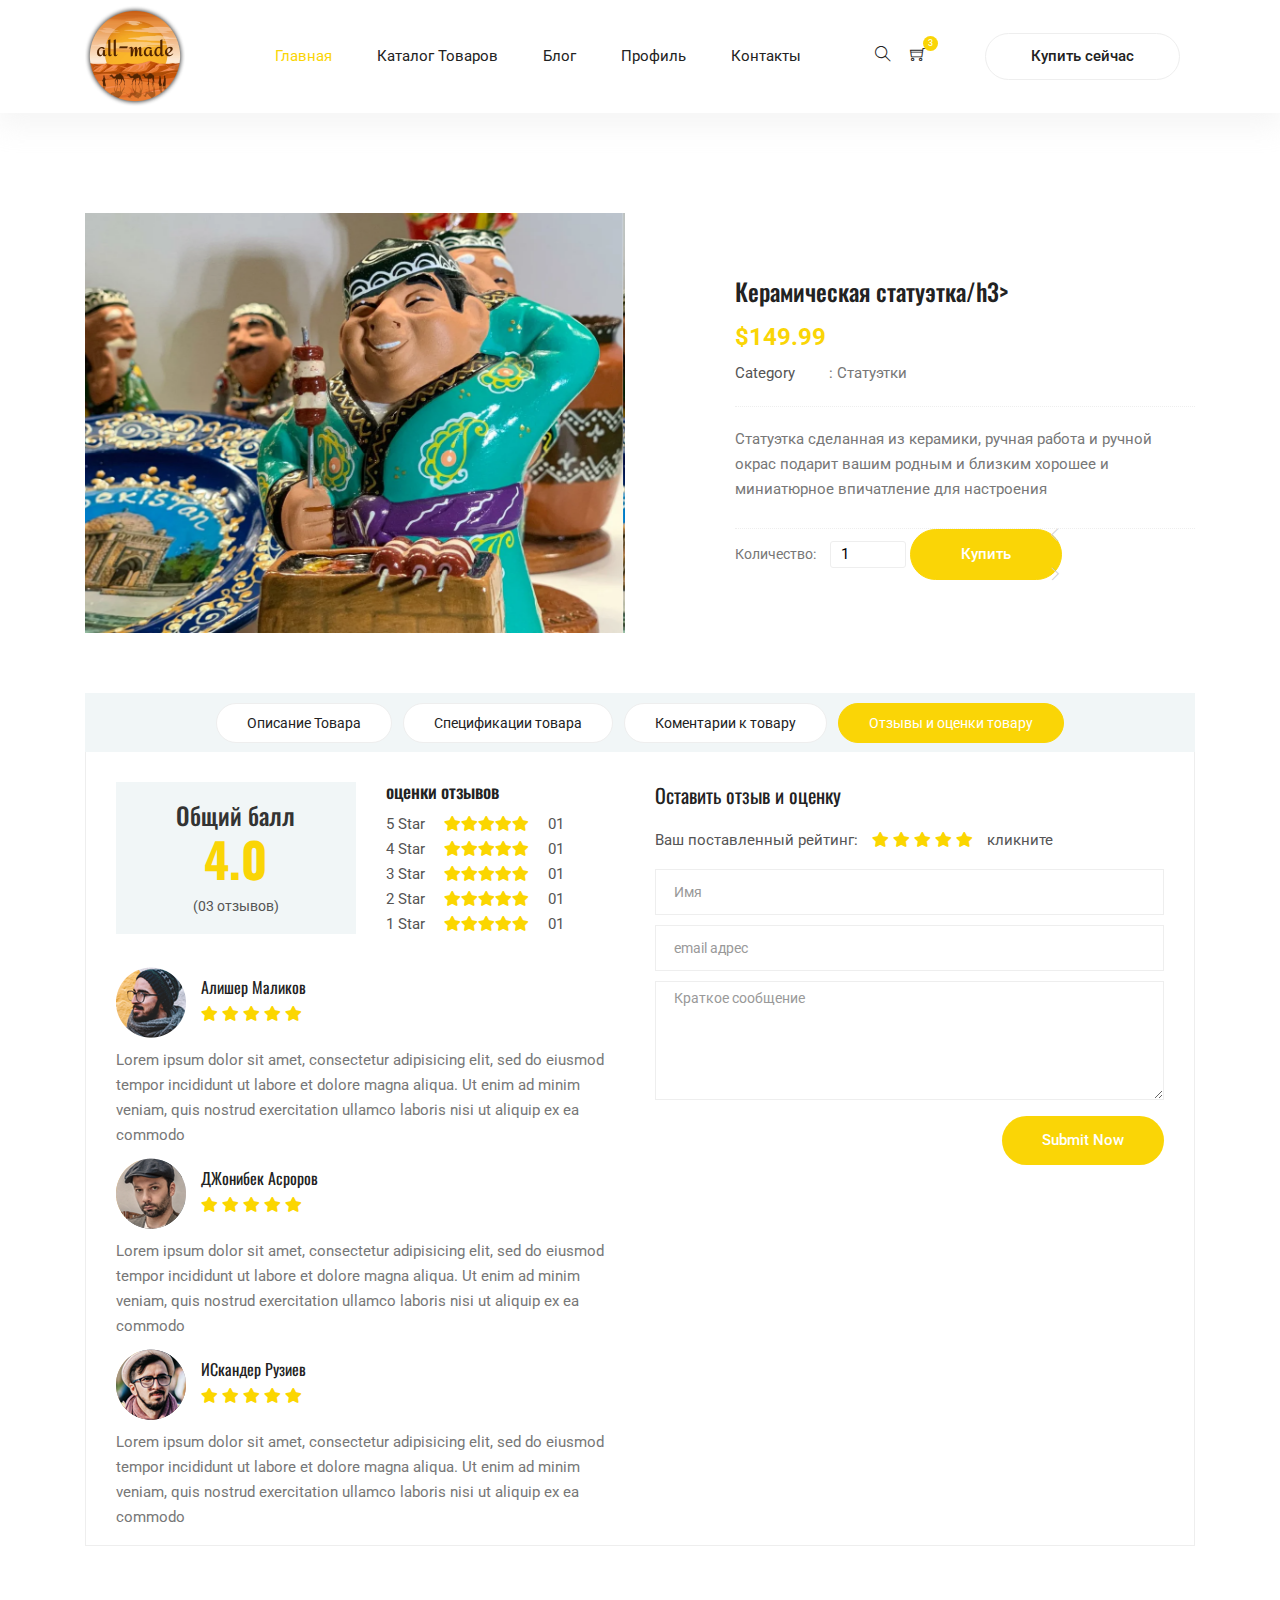
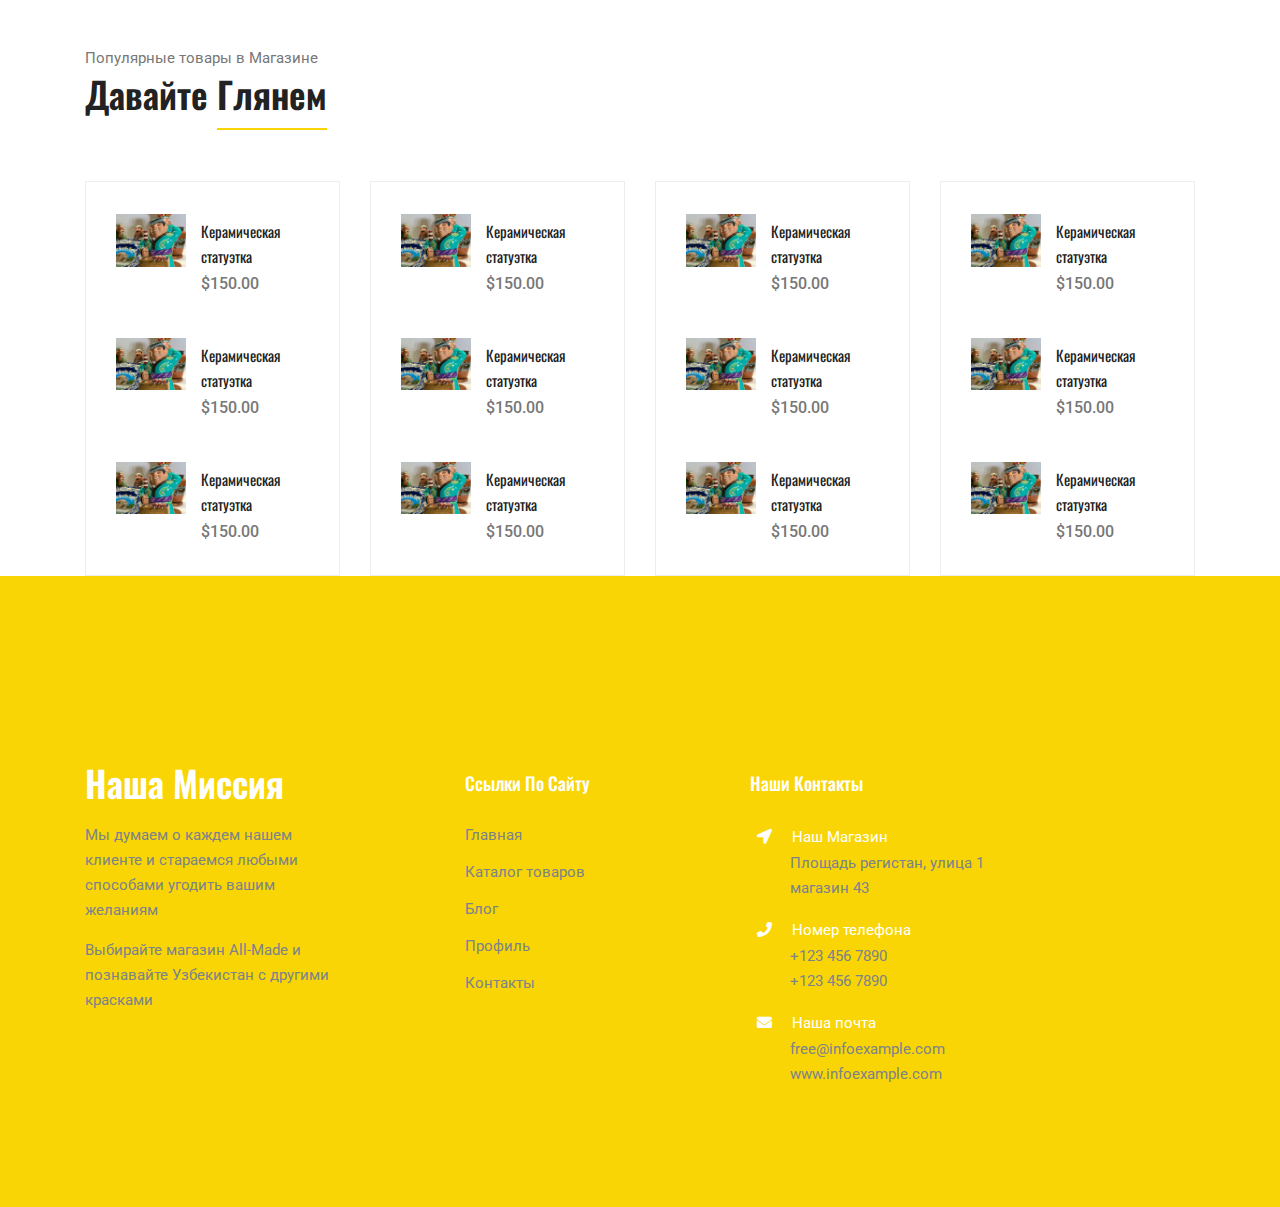
<file: single-product.html>
<!DOCTYPE html>
<html lang="en">

<head>
    <meta charset="UTF-8">
    <meta name="viewport" content="width=device-width, initial-scale=1.0">
    <meta http-equiv="X-UA-Compatible" content="ie=edge">
    <title>Aroma Shop - Product Details</title>
    <link rel="icon" href="img/Group 37 3.png" type="image/png">

    <link rel="stylesheet" href="vendors/bootstrap/bootstrap.min.css">
    <link rel="stylesheet" href="vendors/fontawesome/css/all.min.css">
    <link rel="stylesheet" href="vendors/themify-icons/themify-icons.css">
    <link rel="stylesheet" href="vendors/linericon/style.css">
    <link rel="stylesheet" href="vendors/nice-select/nice-select.css">
    <link rel="stylesheet" href="vendors/owl-carousel/owl.theme.default.min.css">
    <link rel="stylesheet" href="vendors/owl-carousel/owl.carousel.min.css">

    <link rel="stylesheet" href="css/style.css">
</head>

<body>
    <!--================ Start Header Menu Area =================-->
    <header class="header_area">
        <div class="main_menu">
            <nav class="navbar navbar-expand-lg navbar-light">
                <div class="container">
                    <a class="navbar-brand logo_h" href="index.html"><img src="img/Group 37 3.png" alt=""></a>
                    <button class="navbar-toggler" type="button" data-toggle="collapse" data-target="#navbarSupportedContent" aria-controls="navbarSupportedContent" aria-expanded="false" aria-label="Toggle navigation">
            <span class="icon-bar"></span>
            <span class="icon-bar"></span>
            <span class="icon-bar"></span>
          </button>
                    <div class="collapse navbar-collapse offset" id="navbarSupportedContent">
                        <ul class="nav navbar-nav menu_nav ml-auto mr-auto">
                            <li class="nav-item active"><a class="nav-link" href="#">Главная</a></li>
                            <li class="nav-item"><a class="nav-link" href="#">Каталог товаров</a></li>
                            <li class="nav-item"><a class="nav-link" href="#">Блог</a></li>
                            <li class="nav-item submenu dropdown">
                                <a href="#" class="nav-link dropdown-toggle" data-toggle="dropdown" role="button" aria-haspopup="true" aria-expanded="false">Профиль</a>
                                <ul class="dropdown-menu">
                                    <li class="nav-item"><a class="nav-link" href="#">Зарегестрироваться</a></li>
                                    <li class="nav-item"><a class="nav-link" href="#">Войти в аккаунт</a></li>
                                    <li class="nav-item"><a class="nav-link" href="#">Избраное</a></li>
                                </ul>
                            </li>
                            <li class="nav-item"><a class="nav-link" href="#">Контакты</a></li>
                        </ul>

                        <ul class="nav-shop">
                            <li class="nav-item"><button><i class="ti-search"></i></button></li>
                            <li class="nav-item"><button><i class="ti-shopping-cart"></i><span class="nav-shop__circle">3</span></button> </li>
                            <li class="nav-item"><a class="button button-header" href="#">Купить сейчас</a></li>
                        </ul>
                    </div>
                </div>
            </nav>
        </div>
    </header>
    <!--================ End Header Menu Area =================-->

    <!-- ================ start banner area ================= -->
    <!-- <section class="blog-banner-area" id="blog">
        <div class="container h-100">
            <div class="blog-banner">
                <div class="text-center">
                    <h1>Shop Single</h1>
                    <nav aria-label="breadcrumb" class="banner-breadcrumb">
                        <ol class="breadcrumb">
                            <li class="breadcrumb-item"><a href="#">Home</a></li>
                            <li class="breadcrumb-item active" aria-current="page">Shop Single</li>
                        </ol>
                    </nav>
                </div>
            </div>
        </div>
    </section> -->
    <!-- ================ end banner area ================= -->


    <!--================Single Product Area =================-->
    <div class="product_image_area">
        <div class="container">
            <div class="row s_product_inner">
                <div class="col-lg-6">
                    <div class="owl-carousel owl-theme s_Product_carousel">
                        <div class="single-prd-item">
                            <img class="img-fluid" src="img/qqq1.webp" alt="">
                        </div>
                        <!-- <div class="single-prd-item">
                            <img class="img-fluid" src="img/category/s-p1.jpg" alt="">
                        </div>
                        <div class="single-prd-item">
                            <img class="img-fluid" src="img/category/s-p1.jpg" alt="">
                        </div> -->
                    </div>
                </div>
                <div class="col-lg-5 offset-lg-1">
                    <div class="s_product_text">
                        <h3>Керамическая статуэтка/h3>
                            <h2>$149.99</h2>
                            <ul class="list">
                                <li><a class="active" href="#"><span>Category</span> : Статуэтки</a></li>

                            </ul>
                            <p>Статуэтка сделанная из керамики, ручная работа и ручной окрас подарит вашим родным и близким хорошее и миниатюрное впичатление для настроения</p>
                            <div class="product_count">
                                <label for="qty">Количество:</label>
                                <button onclick="var result = document.getElementById('sst'); var sst = result.value; if( !isNaN( sst )) result.value++;return false;" class="increase items-count" type="button"><i class="ti-angle-left"></i></button>
                                <input type="text" name="qty" id="sst" size="2" maxlength="12" value="1" title="Quantity:" class="input-text qty">
                                <button onclick="var result = document.getElementById('sst'); var sst = result.value; if( !isNaN( sst ) &amp;&amp; sst > 0 ) result.value--;return false;" class="reduced items-count" type="button"><i class="ti-angle-right"></i></button>
                                <a class="button primary-btn" href="#">Купить</a>
                            </div>
                            <!-- <div class="card_area d-flex align-items-center"> -->
                            <!-- <a class="icon_btn" href="#"><i class="lnr lnr lnr-diamond"></i></a>
                                <a class="icon_btn" href="#"><i class="lnr lnr lnr-heart"></i></a>
                            </div> -->
                    </div>
                </div>
            </div>
        </div>
    </div>
    <!--================End Single Product Area =================-->

    <!--================Product Description Area =================-->
    <section class="product_description_area">
        <div class="container">
            <ul class="nav nav-tabs" id="myTab" role="tablist">
                <li class="nav-item">
                    <a class="nav-link" id="home-tab" data-toggle="tab" href="#home" role="tab" aria-controls="home" aria-selected="true">Описание Товара</a>
                </li>
                <li class="nav-item">
                    <a class="nav-link" id="profile-tab" data-toggle="tab" href="#profile" role="tab" aria-controls="profile" aria-selected="false">Спецификации товара</a>
                </li>
                <li class="nav-item">
                    <a class="nav-link" id="contact-tab" data-toggle="tab" href="#contact" role="tab" aria-controls="contact" aria-selected="false">Коментарии к товару</a>
                </li>
                <li class="nav-item">
                    <a class="nav-link active" id="review-tab" data-toggle="tab" href="#review" role="tab" aria-controls="review" aria-selected="false">Отзывы и оценки товару</a>
                </li>
            </ul>
            <div class="tab-content" id="myTabContent">
                <div class="tab-pane fade" id="home" role="tabpanel" aria-labelledby="home-tab">
                    <p>Краткая история товара и его описание Краткая история товара и его описание Краткая история товара и его описание Краткая история товара и его описание Краткая история товара и его описание Краткая история товара и его описание Краткая
                        история товара и его описание Краткая история товара и его описание Краткая история товара и его описание Краткая история товара и его описание Краткая история товара и его описание Краткая история товара и его описание Краткая
                        история товара и его описание Краткая история товара и его описание</p>
                    <p>Краткая история товара и его описание Краткая история товара и его описание Краткая история товара и его описание Краткая история товара и его описание Краткая история товара и его описание Краткая история товара и его описание Краткая
                        история товара и его описание Краткая история товара и его описание Краткая история товара и его описание Краткая история товара и его описание Краткая история товара и его описание Краткая история товара и его описание Краткая
                        история товара и его описание Краткая история товара и его описание</p>
                </div>
                <div class="tab-pane fade" id="profile" role="tabpanel" aria-labelledby="profile-tab">
                    <div class="table-responsive">
                        <table class="table">
                            <tbody>
                                <tr>
                                    <td>
                                        <h5>Ширина</h5>
                                    </td>
                                    <td>
                                        <h5>128см</h5>
                                    </td>
                                </tr>
                                <tr>
                                    <td>
                                        <h5>Высота</h5>
                                    </td>
                                    <td>
                                        <h5>508см</h5>
                                    </td>
                                </tr>
                                <tr>
                                    <td>
                                        <h5>Проверка качества</h5>
                                    </td>
                                    <td>
                                        <h5>Да</h5>
                                    </td>
                                </tr>
                                <tr>
                                    <td>
                                        <h5>Гарантия</h5>
                                    </td>
                                    <td>
                                        <h5>15 дней</h5>
                                    </td>
                                </tr>
                            </tbody>
                        </table>
                    </div>
                </div>
                <div class="tab-pane fade" id="contact" role="tabpanel" aria-labelledby="contact-tab">
                    <div class="row">
                        <div class="col-lg-6">
                            <div class="comment_list">
                                <div class="review_item">
                                    <div class="media">
                                        <div class="d-flex">
                                            <img src="img/product/review-1.png" alt="">
                                        </div>
                                        <div class="media-body">
                                            <h4>Алишер Маликов</h4>
                                            <h5>08.02.2022</h5>
                                            <!-- <a class="reply_btn" href="#">Reply</a> -->
                                        </div>
                                    </div>
                                    <p>Lorem ipsum dolor sit amet, consectetur adipisicing elit, sed do eiusmod tempor incididunt ut labore et dolore magna aliqua. Ut enim ad minim veniam, quis nostrud exercitation ullamco laboris nisi ut aliquip ex ea commodo
                                    </p>
                                </div>
                                <div class="review_item">
                                    <div class="media">
                                        <div class="d-flex">
                                            <img src="img/product/review-1.png" alt="">
                                        </div>
                                        <div class="media-body">
                                            <h4>Алишер Маликов</h4>
                                            <h5>08.02.2022</h5>
                                            <!-- <a class="reply_btn" href="#">Reply</a> -->
                                        </div>
                                    </div>
                                    <p>Lorem ipsum dolor sit amet, consectetur adipisicing elit, sed do eiusmod tempor incididunt ut labore et dolore magna aliqua. Ut enim ad minim veniam, quis nostrud exercitation ullamco laboris nisi ut aliquip ex ea commodo
                                    </p>
                                </div>
                                <div class="review_item">
                                    <div class="media">
                                        <div class="d-flex">
                                            <img src="img/product/review-1.png" alt="">
                                        </div>
                                        <div class="media-body">
                                            <h4>Алишер Маликов</h4>
                                            <h5>08.02.2022</h5>
                                            <!-- <a class="reply_btn" href="#">Reply</a> -->
                                        </div>
                                    </div>
                                    <p>Lorem ipsum dolor sit amet, consectetur adipisicing elit, sed do eiusmod tempor incididunt ut labore et dolore magna aliqua. Ut enim ad minim veniam, quis nostrud exercitation ullamco laboris nisi ut aliquip ex ea commodo
                                    </p>
                                </div>
                            </div>
                        </div>
                        <div class="col-lg-6">
                            <div class="review_box">
                                <h4>Оставить коментарий</h4>
                                <form class="row contact_form" action="contact_process.php" method="post" id="contactForm" novalidate="novalidate">
                                    <div class="col-md-12">
                                        <div class="form-group">
                                            <input type="text" class="form-control" id="name" name="name" placeholder="Ваше имя">
                                        </div>
                                    </div>
                                    <div class="col-md-12">
                                        <div class="form-group">
                                            <input type="email" class="form-control" id="email" name="email" placeholder="Email Адрес">
                                        </div>
                                    </div>
                                    <div class="col-md-12">
                                        <div class="form-group">
                                            <input type="text" class="form-control" id="number" name="number" placeholder="Телефон номер">
                                        </div>
                                    </div>
                                    <div class="col-md-12">
                                        <div class="form-group">
                                            <textarea class="form-control" name="message" id="message" rows="1" placeholder="Ваще сообщение"></textarea>
                                        </div>
                                    </div>
                                    <div class="col-md-12 text-right">
                                        <button type="submit" value="submit" class="btn primary-btn">Отправить сейчас</button>
                                    </div>
                                </form>
                            </div>
                        </div>
                    </div>
                </div>
                <div class="tab-pane fade show active" id="review" role="tabpanel" aria-labelledby="review-tab">
                    <div class="row">
                        <div class="col-lg-6">
                            <div class="row total_rate">
                                <div class="col-6">
                                    <div class="box_total">
                                        <h5>Общий балл</h5>
                                        <h4>4.0</h4>
                                        <h6>(03 отзывов)</h6>
                                    </div>
                                </div>
                                <div class="col-6">
                                    <div class="rating_list">
                                        <h3>оценки отзывов</h3>
                                        <ul class="list">
                                            <li><a href="#">5 Star <i class="fa fa-star"></i><i class="fa fa-star"></i><i class="fa fa-star"></i><i
													 class="fa fa-star"></i><i class="fa fa-star"></i> 01</a></li>
                                            <li><a href="#">4 Star <i class="fa fa-star"></i><i class="fa fa-star"></i><i class="fa fa-star"></i><i
													 class="fa fa-star"></i><i class="fa fa-star"></i> 01</a></li>
                                            <li><a href="#">3 Star <i class="fa fa-star"></i><i class="fa fa-star"></i><i class="fa fa-star"></i><i
													 class="fa fa-star"></i><i class="fa fa-star"></i> 01</a></li>
                                            <li><a href="#">2 Star <i class="fa fa-star"></i><i class="fa fa-star"></i><i class="fa fa-star"></i><i
													 class="fa fa-star"></i><i class="fa fa-star"></i> 01</a></li>
                                            <li><a href="#">1 Star <i class="fa fa-star"></i><i class="fa fa-star"></i><i class="fa fa-star"></i><i
													 class="fa fa-star"></i><i class="fa fa-star"></i> 01</a></li>
                                        </ul>
                                    </div>
                                </div>
                            </div>
                            <div class="review_list">
                                <div class="review_item">
                                    <div class="media">
                                        <div class="d-flex">
                                            <img src="img/product/review-1.png" alt="">
                                        </div>
                                        <div class="media-body">
                                            <h4>Алишер Маликов</h4>
                                            <i class="fa fa-star"></i>
                                            <i class="fa fa-star"></i>
                                            <i class="fa fa-star"></i>
                                            <i class="fa fa-star"></i>
                                            <i class="fa fa-star"></i>
                                        </div>
                                    </div>
                                    <p>Lorem ipsum dolor sit amet, consectetur adipisicing elit, sed do eiusmod tempor incididunt ut labore et dolore magna aliqua. Ut enim ad minim veniam, quis nostrud exercitation ullamco laboris nisi ut aliquip ex ea commodo
                                    </p>
                                </div>
                                <div class="review_item">
                                    <div class="media">
                                        <div class="d-flex">
                                            <img src="img/product/review-2.png" alt="">
                                        </div>
                                        <div class="media-body">
                                            <h4>ДЖонибек Асроров</h4>
                                            <i class="fa fa-star"></i>
                                            <i class="fa fa-star"></i>
                                            <i class="fa fa-star"></i>
                                            <i class="fa fa-star"></i>
                                            <i class="fa fa-star"></i>
                                        </div>
                                    </div>
                                    <p>Lorem ipsum dolor sit amet, consectetur adipisicing elit, sed do eiusmod tempor incididunt ut labore et dolore magna aliqua. Ut enim ad minim veniam, quis nostrud exercitation ullamco laboris nisi ut aliquip ex ea commodo
                                    </p>
                                </div>
                                <div class="review_item">
                                    <div class="media">
                                        <div class="d-flex">
                                            <img src="img/product/review-3.png" alt="">
                                        </div>
                                        <div class="media-body">
                                            <h4>ИСкандер Рузиев</h4>
                                            <i class="fa fa-star"></i>
                                            <i class="fa fa-star"></i>
                                            <i class="fa fa-star"></i>
                                            <i class="fa fa-star"></i>
                                            <i class="fa fa-star"></i>
                                        </div>
                                    </div>
                                    <p>Lorem ipsum dolor sit amet, consectetur adipisicing elit, sed do eiusmod tempor incididunt ut labore et dolore magna aliqua. Ut enim ad minim veniam, quis nostrud exercitation ullamco laboris nisi ut aliquip ex ea commodo
                                    </p>
                                </div>
                            </div>
                        </div>
                        <div class="col-lg-6">
                            <div class="review_box">
                                <h4>Оставить отзыв и оценку</h4>
                                <p>Ваш поставленный рейтинг:</p>
                                <ul class="list">
                                    <li><a href="#"><i class="fa fa-star"></i></a></li>
                                    <li><a href="#"><i class="fa fa-star"></i></a></li>
                                    <li><a href="#"><i class="fa fa-star"></i></a></li>
                                    <li><a href="#"><i class="fa fa-star"></i></a></li>
                                    <li><a href="#"><i class="fa fa-star"></i></a></li>
                                </ul>
                                <p>кликните</p>
                                <form action="#/" class="form-contact form-review mt-3">
                                    <div class="form-group">
                                        <input class="form-control" name="name" type="text" placeholder="Имя" required>
                                    </div>
                                    <div class="form-group">
                                        <input class="form-control" name="email" type="email" placeholder="email адрес" required>
                                    </div>
                                    <div class="form-group">
                                        <!-- <input class="form-control" name="subject" type="text" placeholder=""> -->
                                    </div>
                                    <div class="form-group">
                                        <textarea class="form-control different-control w-100" name="textarea" id="textarea" cols="30" rows="5" placeholder="Краткое сообщение"></textarea>
                                    </div>
                                    <div class="form-group text-center text-md-right mt-3">
                                        <button type="submit" class="button button--active button-review">Submit Now</button>
                                    </div>
                                </form>
                            </div>
                        </div>
                    </div>
                </div>
            </div>
        </div>
    </section>
    <!--================End Product Description Area =================-->

    <!--================ Start related Product area =================-->
    <!-- <section class="related-product-area section-margin--small mt-0">
        <div class="container">
            <div class="section-intro pb-60px">
                <p>Popular Item in the market</p>
                <h2>Top <span class="section-intro__style">Product</span></h2>
            </div>
            <div class="row mt-30">
                <div class="col-sm-6 col-xl-3 mb-4 mb-xl-0">
                    <div class="single-search-product-wrapper">
                        <div class="single-search-product d-flex">
                            <a href="#"><img src="img/product/product-sm-1.png" alt=""></a>
                            <div class="desc">
                                <a href="#" class="title">Gray Coffee Cup</a>
                                <div class="price">$170.00</div>
                            </div>
                        </div>
                        <div class="single-search-product d-flex">
                            <a href="#"><img src="img/product/product-sm-2.png" alt=""></a>
                            <div class="desc">
                                <a href="#" class="title">Gray Coffee Cup</a>
                                <div class="price">$170.00</div>
                            </div>
                        </div>
                        <div class="single-search-product d-flex">
                            <a href="#"><img src="img/product/product-sm-3.png" alt=""></a>
                            <div class="desc">
                                <a href="#" class="title">Gray Coffee Cup</a>
                                <div class="price">$170.00</div>
                            </div>
                        </div>
                    </div>
                </div>

                <div class="col-sm-6 col-xl-3 mb-4 mb-xl-0">
                    <div class="single-search-product-wrapper">
                        <div class="single-search-product d-flex">
                            <a href="#"><img src="img/product/product-sm-4.png" alt=""></a>
                            <div class="desc">
                                <a href="#" class="title">Gray Coffee Cup</a>
                                <div class="price">$170.00</div>
                            </div>
                        </div>
                        <div class="single-search-product d-flex">
                            <a href="#"><img src="img/product/product-sm-5.png" alt=""></a>
                            <div class="desc">
                                <a href="#" class="title">Gray Coffee Cup</a>
                                <div class="price">$170.00</div>
                            </div>
                        </div>
                        <div class="single-search-product d-flex">
                            <a href="#"><img src="img/product/product-sm-6.png" alt=""></a>
                            <div class="desc">
                                <a href="#" class="title">Gray Coffee Cup</a>
                                <div class="price">$170.00</div>
                            </div>
                        </div>
                    </div>
                </div>

                <div class="col-sm-6 col-xl-3 mb-4 mb-xl-0">
                    <div class="single-search-product-wrapper">
                        <div class="single-search-product d-flex">
                            <a href="#"><img src="img/product/product-sm-7.png" alt=""></a>
                            <div class="desc">
                                <a href="#" class="title">Gray Coffee Cup</a>
                                <div class="price">$170.00</div>
                            </div>
                        </div>
                        <div class="single-search-product d-flex">
                            <a href="#"><img src="img/product/product-sm-8.png" alt=""></a>
                            <div class="desc">
                                <a href="#" class="title">Gray Coffee Cup</a>
                                <div class="price">$170.00</div>
                            </div>
                        </div>
                        <div class="single-search-product d-flex">
                            <a href="#"><img src="img/product/product-sm-9.png" alt=""></a>
                            <div class="desc">
                                <a href="#" class="title">Gray Coffee Cup</a>
                                <div class="price">$170.00</div>
                            </div>
                        </div>
                    </div>
                </div>

                <div class="col-sm-6 col-xl-3 mb-4 mb-xl-0">
                    <div class="single-search-product-wrapper">
                        <div class="single-search-product d-flex">
                            <a href="#"><img src="img/product/product-sm-1.png" alt=""></a>
                            <div class="desc">
                                <a href="#" class="title">Gray Coffee Cup</a>
                                <div class="price">$170.00</div>
                            </div>
                        </div>
                        <div class="single-search-product d-flex">
                            <a href="#"><img src="img/product/product-sm-2.png" alt=""></a>
                            <div class="desc">
                                <a href="#" class="title">Gray Coffee Cup</a>
                                <div class="price">$170.00</div>
                            </div>
                        </div>
                        <div class="single-search-product d-flex">
                            <a href="#"><img src="img/product/product-sm-3.png" alt=""></a>
                            <div class="desc">
                                <a href="#" class="title">Gray Coffee Cup</a>
                                <div class="price">$170.00</div>
                            </div>
                        </div>
                    </div>
                </div>
            </div>
        </div>
    </section> -->
    <section class="related-product-area">
        <div class="container">
            <div class="section-intro pb-60px">
                <p>Популярные товары в Магазине</p>
                <h2>Давайте <span class="section-intro__style">Глянем</span></h2>
            </div>
            <div class="row mt-30">
                <div class="col-sm-6 col-xl-3 mb-4 mb-xl-0">
                    <div class="single-search-product-wrapper">
                        <div class="single-search-product d-flex">
                            <a href="#"><img src="img/qqq1.webp" alt=""></a>
                            <div class="desc">
                                <a href="#" class="title">Керамическая статуэтка</a>
                                <div class="price">$150.00</div>
                            </div>
                        </div>
                        <div class="single-search-product d-flex">
                            <a href="#"><img src="img/qqq1.webp" alt=""></a>
                            <div class="desc">
                                <a href="#" class="title">Керамическая статуэтка</a>
                                <div class="price">$150.00</div>
                            </div>
                        </div>

                        <div class="single-search-product d-flex">
                            <a href="#"><img src="img/qqq1.webp" alt=""></a>
                            <div class="desc">
                                <a href="#" class="title">Керамическая статуэтка</a>
                                <div class="price">$150.00</div>
                            </div>
                        </div>

                    </div>
                </div>
                <div class="col-sm-6 col-xl-3 mb-4 mb-xl-0">
                    <div class="single-search-product-wrapper">
                        <div class="single-search-product d-flex">
                            <a href="#"><img src="img/qqq1.webp" alt=""></a>
                            <div class="desc">
                                <a href="#" class="title">Керамическая статуэтка</a>
                                <div class="price">$150.00</div>
                            </div>
                        </div>
                        <div class="single-search-product d-flex">
                            <a href="#"><img src="img/qqq1.webp" alt=""></a>
                            <div class="desc">
                                <a href="#" class="title">Керамическая статуэтка</a>
                                <div class="price">$150.00</div>
                            </div>
                        </div>

                        <div class="single-search-product d-flex">
                            <a href="#"><img src="img/qqq1.webp" alt=""></a>
                            <div class="desc">
                                <a href="#" class="title">Керамическая статуэтка</a>
                                <div class="price">$150.00</div>
                            </div>
                        </div>

                    </div>
                </div>
                <div class="col-sm-6 col-xl-3 mb-4 mb-xl-0">
                    <div class="single-search-product-wrapper">
                        <div class="single-search-product d-flex">
                            <a href="#"><img src="img/qqq1.webp" alt=""></a>
                            <div class="desc">
                                <a href="#" class="title">Керамическая статуэтка</a>
                                <div class="price">$150.00</div>
                            </div>
                        </div>
                        <div class="single-search-product d-flex">
                            <a href="#"><img src="img/qqq1.webp" alt=""></a>
                            <div class="desc">
                                <a href="#" class="title">Керамическая статуэтка</a>
                                <div class="price">$150.00</div>
                            </div>
                        </div>

                        <div class="single-search-product d-flex">
                            <a href="#"><img src="img/qqq1.webp" alt=""></a>
                            <div class="desc">
                                <a href="#" class="title">Керамическая статуэтка</a>
                                <div class="price">$150.00</div>
                            </div>
                        </div>

                    </div>
                </div>
                <div class="col-sm-6 col-xl-3 mb-4 mb-xl-0">
                    <div class="single-search-product-wrapper">
                        <div class="single-search-product d-flex">
                            <a href="#"><img src="img/qqq1.webp" alt=""></a>
                            <div class="desc">
                                <a href="#" class="title">Керамическая статуэтка</a>
                                <div class="price">$150.00</div>
                            </div>
                        </div>
                        <div class="single-search-product d-flex">
                            <a href="#"><img src="img/qqq1.webp" alt=""></a>
                            <div class="desc">
                                <a href="#" class="title">Керамическая статуэтка</a>
                                <div class="price">$150.00</div>
                            </div>
                        </div>

                        <div class="single-search-product d-flex">
                            <a href="#"><img src="img/qqq1.webp" alt=""></a>
                            <div class="desc">
                                <a href="#" class="title">Керамическая статуэтка</a>
                                <div class="price">$150.00</div>
                            </div>
                        </div>

                    </div>
                </div>


            </div>
        </div>
    </section>
    <!--================ end related Product area =================-->

    <!--================ Start footer Area  =================-->
    <footer class="footer">
        <div class="footer-area">
            <div class="container">
                <div class="row section_gap">
                    <div class="col-lg-3 col-md-6 col-sm-6">
                        <div class="single-footer-widget tp_widgets">
                            <h4 class="footer_title large_title">Наша миссия</h4>
                            <p>
                                Мы думаем о каждем нашем клиенте и стараемся любыми способами угодить вашим желаниям
                            </p>
                            <p>
                                Выбирайте магазин All-Made и познавайте Узбекистан с другими красками
                            </p>
                        </div>
                    </div>
                    <div class="offset-lg-1 col-lg-2 col-md-6 col-sm-6">
                        <div class="single-footer-widget tp_widgets">
                            <h4 class="footer_title">Ссылки по сайту</h4>
                            <ul class="list">
                                <li><a href="#">Главная</a></li>
                                <li><a href="#">Каталог товаров</a></li>
                                <li><a href="#">Блог</a></li>
                                <li><a href="#">Профиль</a></li>
                                <li><a href="#">Контакты</a></li>
                            </ul>
                        </div>
                    </div>
                    <div class="offset-lg-1 col-lg-3 col-md-6 col-sm-6">
                        <div class="single-footer-widget tp_widgets">
                            <h4 class="footer_title">Наши контакты</h4>
                            <div class="ml-40">
                                <p class="sm-head">
                                    <span class="fa fa-location-arrow"></span> Наш Магазин
                                </p>
                                <p>Площадь регистан, улица 1 магазин 43</p>

                                <p class="sm-head">
                                    <span class="fa fa-phone"></span> Номер телефона
                                </p>
                                <p>
                                    +123 456 7890 <br> +123 456 7890
                                </p>

                                <p class="sm-head">
                                    <span class="fa fa-envelope"></span> Наша почта
                                </p>
                                <p>
                                    free@infoexample.com <br> www.infoexample.com
                                </p>
                            </div>
                        </div>
                    </div>
                </div>
            </div>
        </div>
    </footer>
    <!--================ End footer Area  =================-->



    <script src="vendors/jquery/jquery-3.2.1.min.js"></script>
    <script src="vendors/bootstrap/bootstrap.bundle.min.js"></script>
    <script src="vendors/skrollr.min.js"></script>
    <script src="vendors/owl-carousel/owl.carousel.min.js"></script>
    <script src="vendors/nice-select/jquery.nice-select.min.js"></script>
    <script src="vendors/jquery.ajaxchimp.min.js"></script>
    <script src="vendors/mail-script.js"></script>
    <script src="js/main.js"></script>
</body>

</html>
</file>
<file: vendors/themify-icons/demo-files/demo.css>
body {
	font: normal 1em/1.5em Arial, Helvetica, sans-serif;
	max-width: 90%;
	margin: 30px auto 0;
}
h1, h3 {
	font-weight: normal;
}
h3 {
	font-size: 1.4;
	text-transform: uppercase;
	letter-spacing: 1px;
}

.icon-section {
	margin: 0 0 3em;
	clear: both;
	overflow: hidden;
}
.icon-container {
	width: 240px; 
	padding: .7em 0;
	float: left; 
	position: relative;
	text-align: left;
}
.icon-container [class^="ti-"], 
.icon-container [class*=" ti-"] {
	color: #000;
	position: absolute;
	margin-top: 3px;
	transition: .3s;
}
.icon-container:hover [class^="ti-"],
.icon-container:hover [class*=" ti-"] {
	font-size: 2.2em;
	margin-top: -5px;
}
.icon-container:hover .icon-name {
	color: #000;
}
.icon-name {
	color: #aaa;
	margin-left: 35px;
	font-size: .8em;
	transition: .3s;
}
.icon-container:hover .icon-name {
	margin-left: 45px;
}
</file>
<file: vendors/themify-icons/themify-icons.css>
@font-face {
	font-family: 'themify';
	src:url('fonts/themify.eot?-fvbane');
	src:url('fonts/themify.eot?#iefix-fvbane') format('embedded-opentype'),
		url('fonts/themify.woff?-fvbane') format('woff'),
		url('fonts/themify.ttf?-fvbane') format('truetype'),
		url('fonts/themify.svg?-fvbane#themify') format('svg');
	font-weight: normal;
	font-style: normal;
}

[class^="ti-"], [class*=" ti-"] {
	font-family: 'themify';
	speak: none;
	font-style: normal;
	font-weight: normal;
	font-variant: normal;
	text-transform: none;
	line-height: 1;

	/* Better Font Rendering =========== */
	-webkit-font-smoothing: antialiased;
	-moz-osx-font-smoothing: grayscale;
}

.ti-wand:before {
	content: "\e600";
}
.ti-volume:before {
	content: "\e601";
}
.ti-user:before {
	content: "\e602";
}
.ti-unlock:before {
	content: "\e603";
}
.ti-unlink:before {
	content: "\e604";
}
.ti-trash:before {
	content: "\e605";
}
.ti-thought:before {
	content: "\e606";
}
.ti-target:before {
	content: "\e607";
}
.ti-tag:before {
	content: "\e608";
}
.ti-tablet:before {
	content: "\e609";
}
.ti-star:before {
	content: "\e60a";
}
.ti-spray:before {
	content: "\e60b";
}
.ti-signal:before {
	content: "\e60c";
}
.ti-shopping-cart:before {
	content: "\e60d";
}
.ti-shopping-cart-full:before {
	content: "\e60e";
}
.ti-settings:before {
	content: "\e60f";
}
.ti-search:before {
	content: "\e610";
}
.ti-zoom-in:before {
	content: "\e611";
}
.ti-zoom-out:before {
	content: "\e612";
}
.ti-cut:before {
	content: "\e613";
}
.ti-ruler:before {
	content: "\e614";
}
.ti-ruler-pencil:before {
	content: "\e615";
}
.ti-ruler-alt:before {
	content: "\e616";
}
.ti-bookmark:before {
	content: "\e617";
}
.ti-bookmark-alt:before {
	content: "\e618";
}
.ti-reload:before {
	content: "\e619";
}
.ti-plus:before {
	content: "\e61a";
}
.ti-pin:before {
	content: "\e61b";
}
.ti-pencil:before {
	content: "\e61c";
}
.ti-pencil-alt:before {
	content: "\e61d";
}
.ti-paint-roller:before {
	content: "\e61e";
}
.ti-paint-bucket:before {
	content: "\e61f";
}
.ti-na:before {
	content: "\e620";
}
.ti-mobile:before {
	content: "\e621";
}
.ti-minus:before {
	content: "\e622";
}
.ti-medall:before {
	content: "\e623";
}
.ti-medall-alt:before {
	content: "\e624";
}
.ti-marker:before {
	content: "\e625";
}
.ti-marker-alt:before {
	content: "\e626";
}
.ti-arrow-up:before {
	content: "\e627";
}
.ti-arrow-right:before {
	content: "\e628";
}
.ti-arrow-left:before {
	content: "\e629";
}
.ti-arrow-down:before {
	content: "\e62a";
}
.ti-lock:before {
	content: "\e62b";
}
.ti-location-arrow:before {
	content: "\e62c";
}
.ti-link:before {
	content: "\e62d";
}
.ti-layout:before {
	content: "\e62e";
}
.ti-layers:before {
	content: "\e62f";
}
.ti-layers-alt:before {
	content: "\e630";
}
.ti-key:before {
	content: "\e631";
}
.ti-import:before {
	content: "\e632";
}
.ti-image:before {
	content: "\e633";
}
.ti-heart:before {
	content: "\e634";
}
.ti-heart-broken:before {
	content: "\e635";
}
.ti-hand-stop:before {
	content: "\e636";
}
.ti-hand-open:before {
	content: "\e637";
}
.ti-hand-drag:before {
	content: "\e638";
}
.ti-folder:before {
	content: "\e639";
}
.ti-flag:before {
	content: "\e63a";
}
.ti-flag-alt:before {
	content: "\e63b";
}
.ti-flag-alt-2:before {
	content: "\e63c";
}
.ti-eye:before {
	content: "\e63d";
}
.ti-export:before {
	content: "\e63e";
}
.ti-exchange-vertical:before {
	content: "\e63f";
}
.ti-desktop:before {
	content: "\e640";
}
.ti-cup:before {
	content: "\e641";
}
.ti-crown:before {
	content: "\e642";
}
.ti-comments:before {
	content: "\e643";
}
.ti-comment:before {
	content: "\e644";
}
.ti-comment-alt:before {
	content: "\e645";
}
.ti-close:before {
	content: "\e646";
}
.ti-clip:before {
	content: "\e647";
}
.ti-angle-up:before {
	content: "\e648";
}
.ti-angle-right:before {
	content: "\e649";
}
.ti-angle-left:before {
	content: "\e64a";
}
.ti-angle-down:before {
	content: "\e64b";
}
.ti-check:before {
	content: "\e64c";
}
.ti-check-box:before {
	content: "\e64d";
}
.ti-camera:before {
	content: "\e64e";
}
.ti-announcement:before {
	content: "\e64f";
}
.ti-brush:before {
	content: "\e650";
}
.ti-briefcase:before {
	content: "\e651";
}
.ti-bolt:before {
	content: "\e652";
}
.ti-bolt-alt:before {
	content: "\e653";
}
.ti-blackboard:before {
	content: "\e654";
}
.ti-bag:before {
	content: "\e655";
}
.ti-move:before {
	content: "\e656";
}
.ti-arrows-vertical:before {
	content: "\e657";
}
.ti-arrows-horizontal:before {
	content: "\e658";
}
.ti-fullscreen:before {
	content: "\e659";
}
.ti-arrow-top-right:before {
	content: "\e65a";
}
.ti-arrow-top-left:before {
	content: "\e65b";
}
.ti-arrow-circle-up:before {
	content: "\e65c";
}
.ti-arrow-circle-right:before {
	content: "\e65d";
}
.ti-arrow-circle-left:before {
	content: "\e65e";
}
.ti-arrow-circle-down:before {
	content: "\e65f";
}
.ti-angle-double-up:before {
	content: "\e660";
}
.ti-angle-double-right:before {
	content: "\e661";
}
.ti-angle-double-left:before {
	content: "\e662";
}
.ti-angle-double-down:before {
	content: "\e663";
}
.ti-zip:before {
	content: "\e664";
}
.ti-world:before {
	content: "\e665";
}
.ti-wheelchair:before {
	content: "\e666";
}
.ti-view-list:before {
	content: "\e667";
}
.ti-view-list-alt:before {
	content: "\e668";
}
.ti-view-grid:before {
	content: "\e669";
}
.ti-uppercase:before {
	content: "\e66a";
}
.ti-upload:before {
	content: "\e66b";
}
.ti-underline:before {
	content: "\e66c";
}
.ti-truck:before {
	content: "\e66d";
}
.ti-timer:before {
	content: "\e66e";
}
.ti-ticket:before {
	content: "\e66f";
}
.ti-thumb-up:before {
	content: "\e670";
}
.ti-thumb-down:before {
	content: "\e671";
}
.ti-text:before {
	content: "\e672";
}
.ti-stats-up:before {
	content: "\e673";
}
.ti-stats-down:before {
	content: "\e674";
}
.ti-split-v:before {
	content: "\e675";
}
.ti-split-h:before {
	content: "\e676";
}
.ti-smallcap:before {
	content: "\e677";
}
.ti-shine:before {
	content: "\e678";
}
.ti-shift-right:before {
	content: "\e679";
}
.ti-shift-left:before {
	content: "\e67a";
}
.ti-shield:before {
	content: "\e67b";
}
.ti-notepad:before {
	content: "\e67c";
}
.ti-server:before {
	content: "\e67d";
}
.ti-quote-right:before {
	content: "\e67e";
}
.ti-quote-left:before {
	content: "\e67f";
}
.ti-pulse:before {
	content: "\e680";
}
.ti-printer:before {
	content: "\e681";
}
.ti-power-off:before {
	content: "\e682";
}
.ti-plug:before {
	content: "\e683";
}
.ti-pie-chart:before {
	content: "\e684";
}
.ti-paragraph:before {
	content: "\e685";
}
.ti-panel:before {
	content: "\e686";
}
.ti-package:before {
	content: "\e687";
}
.ti-music:before {
	content: "\e688";
}
.ti-music-alt:before {
	content: "\e689";
}
.ti-mouse:before {
	content: "\e68a";
}
.ti-mouse-alt:before {
	content: "\e68b";
}
.ti-money:before {
	content: "\e68c";
}
.ti-microphone:before {
	content: "\e68d";
}
.ti-menu:before {
	content: "\e68e";
}
.ti-menu-alt:before {
	content: "\e68f";
}
.ti-map:before {
	content: "\e690";
}
.ti-map-alt:before {
	content: "\e691";
}
.ti-loop:before {
	content: "\e692";
}
.ti-location-pin:before {
	content: "\e693";
}
.ti-list:before {
	content: "\e694";
}
.ti-light-bulb:before {
	content: "\e695";
}
.ti-Italic:before {
	content: "\e696";
}
.ti-info:before {
	content: "\e697";
}
.ti-infinite:before {
	content: "\e698";
}
.ti-id-badge:before {
	content: "\e699";
}
.ti-hummer:before {
	content: "\e69a";
}
.ti-home:before {
	content: "\e69b";
}
.ti-help:before {
	content: "\e69c";
}
.ti-headphone:before {
	content: "\e69d";
}
.ti-harddrives:before {
	content: "\e69e";
}
.ti-harddrive:before {
	content: "\e69f";
}
.ti-gift:before {
	content: "\e6a0";
}
.ti-game:before {
	content: "\e6a1";
}
.ti-filter:before {
	content: "\e6a2";
}
.ti-files:before {
	content: "\e6a3";
}
.ti-file:before {
	content: "\e6a4";
}
.ti-eraser:before {
	content: "\e6a5";
}
.ti-envelope:before {
	content: "\e6a6";
}
.ti-download:before {
	content: "\e6a7";
}
.ti-direction:before {
	content: "\e6a8";
}
.ti-direction-alt:before {
	content: "\e6a9";
}
.ti-dashboard:before {
	content: "\e6aa";
}
.ti-control-stop:before {
	content: "\e6ab";
}
.ti-control-shuffle:before {
	content: "\e6ac";
}
.ti-control-play:before {
	content: "\e6ad";
}
.ti-control-pause:before {
	content: "\e6ae";
}
.ti-control-forward:before {
	content: "\e6af";
}
.ti-control-backward:before {
	content: "\e6b0";
}
.ti-cloud:before {
	content: "\e6b1";
}
.ti-cloud-up:before {
	content: "\e6b2";
}
.ti-cloud-down:before {
	content: "\e6b3";
}
.ti-clipboard:before {
	content: "\e6b4";
}
.ti-car:before {
	content: "\e6b5";
}
.ti-calendar:before {
	content: "\e6b6";
}
.ti-book:before {
	content: "\e6b7";
}
.ti-bell:before {
	content: "\e6b8";
}
.ti-basketball:before {
	content: "\e6b9";
}
.ti-bar-chart:before {
	content: "\e6ba";
}
.ti-bar-chart-alt:before {
	content: "\e6bb";
}
.ti-back-right:before {
	content: "\e6bc";
}
.ti-back-left:before {
	content: "\e6bd";
}
.ti-arrows-corner:before {
	content: "\e6be";
}
.ti-archive:before {
	content: "\e6bf";
}
.ti-anchor:before {
	content: "\e6c0";
}
.ti-align-right:before {
	content: "\e6c1";
}
.ti-align-left:before {
	content: "\e6c2";
}
.ti-align-justify:before {
	content: "\e6c3";
}
.ti-align-center:before {
	content: "\e6c4";
}
.ti-alert:before {
	content: "\e6c5";
}
.ti-alarm-clock:before {
	content: "\e6c6";
}
.ti-agenda:before {
	content: "\e6c7";
}
.ti-write:before {
	content: "\e6c8";
}
.ti-window:before {
	content: "\e6c9";
}
.ti-widgetized:before {
	content: "\e6ca";
}
.ti-widget:before {
	content: "\e6cb";
}
.ti-widget-alt:before {
	content: "\e6cc";
}
.ti-wallet:before {
	content: "\e6cd";
}
.ti-video-clapper:before {
	content: "\e6ce";
}
.ti-video-camera:before {
	content: "\e6cf";
}
.ti-vector:before {
	content: "\e6d0";
}
.ti-themify-logo:before {
	content: "\e6d1";
}
.ti-themify-favicon:before {
	content: "\e6d2";
}
.ti-themify-favicon-alt:before {
	content: "\e6d3";
}
.ti-support:before {
	content: "\e6d4";
}
.ti-stamp:before {
	content: "\e6d5";
}
.ti-split-v-alt:before {
	content: "\e6d6";
}
.ti-slice:before {
	content: "\e6d7";
}
.ti-shortcode:before {
	content: "\e6d8";
}
.ti-shift-right-alt:before {
	content: "\e6d9";
}
.ti-shift-left-alt:before {
	content: "\e6da";
}
.ti-ruler-alt-2:before {
	content: "\e6db";
}
.ti-receipt:before {
	content: "\e6dc";
}
.ti-pin2:before {
	content: "\e6dd";
}
.ti-pin-alt:before {
	content: "\e6de";
}
.ti-pencil-alt2:before {
	content: "\e6df";
}
.ti-palette:before {
	content: "\e6e0";
}
.ti-more:before {
	content: "\e6e1";
}
.ti-more-alt:before {
	content: "\e6e2";
}
.ti-microphone-alt:before {
	content: "\e6e3";
}
.ti-magnet:before {
	content: "\e6e4";
}
.ti-line-double:before {
	content: "\e6e5";
}
.ti-line-dotted:before {
	content: "\e6e6";
}
.ti-line-dashed:before {
	content: "\e6e7";
}
.ti-layout-width-full:before {
	content: "\e6e8";
}
.ti-layout-width-default:before {
	content: "\e6e9";
}
.ti-layout-width-default-alt:before {
	content: "\e6ea";
}
.ti-layout-tab:before {
	content: "\e6eb";
}
.ti-layout-tab-window:before {
	content: "\e6ec";
}
.ti-layout-tab-v:before {
	content: "\e6ed";
}
.ti-layout-tab-min:before {
	content: "\e6ee";
}
.ti-layout-slider:before {
	content: "\e6ef";
}
.ti-layout-slider-alt:before {
	content: "\e6f0";
}
.ti-layout-sidebar-right:before {
	content: "\e6f1";
}
.ti-layout-sidebar-none:before {
	content: "\e6f2";
}
.ti-layout-sidebar-left:before {
	content: "\e6f3";
}
.ti-layout-placeholder:before {
	content: "\e6f4";
}
.ti-layout-menu:before {
	content: "\e6f5";
}
.ti-layout-menu-v:before {
	content: "\e6f6";
}
.ti-layout-menu-separated:before {
	content: "\e6f7";
}
.ti-layout-menu-full:before {
	content: "\e6f8";
}
.ti-layout-media-right-alt:before {
	content: "\e6f9";
}
.ti-layout-media-right:before {
	content: "\e6fa";
}
.ti-layout-media-overlay:before {
	content: "\e6fb";
}
.ti-layout-media-overlay-alt:before {
	content: "\e6fc";
}
.ti-layout-media-overlay-alt-2:before {
	content: "\e6fd";
}
.ti-layout-media-left-alt:before {
	content: "\e6fe";
}
.ti-layout-media-left:before {
	content: "\e6ff";
}
.ti-layout-media-center-alt:before {
	content: "\e700";
}
.ti-layout-media-center:before {
	content: "\e701";
}
.ti-layout-list-thumb:before {
	content: "\e702";
}
.ti-layout-list-thumb-alt:before {
	content: "\e703";
}
.ti-layout-list-post:before {
	content: "\e704";
}
.ti-layout-list-large-image:before {
	content: "\e705";
}
.ti-layout-line-solid:before {
	content: "\e706";
}
.ti-layout-grid4:before {
	content: "\e707";
}
.ti-layout-grid3:before {
	content: "\e708";
}
.ti-layout-grid2:before {
	content: "\e709";
}
.ti-layout-grid2-thumb:before {
	content: "\e70a";
}
.ti-layout-cta-right:before {
	content: "\e70b";
}
.ti-layout-cta-left:before {
	content: "\e70c";
}
.ti-layout-cta-center:before {
	content: "\e70d";
}
.ti-layout-cta-btn-right:before {
	content: "\e70e";
}
.ti-layout-cta-btn-left:before {
	content: "\e70f";
}
.ti-layout-column4:before {
	content: "\e710";
}
.ti-layout-column3:before {
	content: "\e711";
}
.ti-layout-column2:before {
	content: "\e712";
}
.ti-layout-accordion-separated:before {
	content: "\e713";
}
.ti-layout-accordion-merged:before {
	content: "\e714";
}
.ti-layout-accordion-list:before {
	content: "\e715";
}
.ti-ink-pen:before {
	content: "\e716";
}
.ti-info-alt:before {
	content: "\e717";
}
.ti-help-alt:before {
	content: "\e718";
}
.ti-headphone-alt:before {
	content: "\e719";
}
.ti-hand-point-up:before {
	content: "\e71a";
}
.ti-hand-point-right:before {
	content: "\e71b";
}
.ti-hand-point-left:before {
	content: "\e71c";
}
.ti-hand-point-down:before {
	content: "\e71d";
}
.ti-gallery:before {
	content: "\e71e";
}
.ti-face-smile:before {
	content: "\e71f";
}
.ti-face-sad:before {
	content: "\e720";
}
.ti-credit-card:before {
	content: "\e721";
}
.ti-control-skip-forward:before {
	content: "\e722";
}
.ti-control-skip-backward:before {
	content: "\e723";
}
.ti-control-record:before {
	content: "\e724";
}
.ti-control-eject:before {
	content: "\e725";
}
.ti-comments-smiley:before {
	content: "\e726";
}
.ti-brush-alt:before {
	content: "\e727";
}
.ti-youtube:before {
	content: "\e728";
}
.ti-vimeo:before {
	content: "\e729";
}
.ti-twitter:before {
	content: "\e72a";
}
.ti-time:before {
	content: "\e72b";
}
.ti-tumblr:before {
	content: "\e72c";
}
.ti-skype:before {
	content: "\e72d";
}
.ti-share:before {
	content: "\e72e";
}
.ti-share-alt:before {
	content: "\e72f";
}
.ti-rocket:before {
	content: "\e730";
}
.ti-pinterest:before {
	content: "\e731";
}
.ti-new-window:before {
	content: "\e732";
}
.ti-microsoft:before {
	content: "\e733";
}
.ti-list-ol:before {
	content: "\e734";
}
.ti-linkedin:before {
	content: "\e735";
}
.ti-layout-sidebar-2:before {
	content: "\e736";
}
.ti-layout-grid4-alt:before {
	content: "\e737";
}
.ti-layout-grid3-alt:before {
	content: "\e738";
}
.ti-layout-grid2-alt:before {
	content: "\e739";
}
.ti-layout-column4-alt:before {
	content: "\e73a";
}
.ti-layout-column3-alt:before {
	content: "\e73b";
}
.ti-layout-column2-alt:before {
	content: "\e73c";
}
.ti-instagram:before {
	content: "\e73d";
}
.ti-google:before {
	content: "\e73e";
}
.ti-github:before {
	content: "\e73f";
}
.ti-flickr:before {
	content: "\e740";
}
.ti-facebook:before {
	content: "\e741";
}
.ti-dropbox:before {
	content: "\e742";
}
.ti-dribbble:before {
	content: "\e743";
}
.ti-apple:before {
	content: "\e744";
}
.ti-android:before {
	content: "\e745";
}
.ti-save:before {
	content: "\e746";
}
.ti-save-alt:before {
	content: "\e747";
}
.ti-yahoo:before {
	content: "\e748";
}
.ti-wordpress:before {
	content: "\e749";
}
.ti-vimeo-alt:before {
	content: "\e74a";
}
.ti-twitter-alt:before {
	content: "\e74b";
}
.ti-tumblr-alt:before {
	content: "\e74c";
}
.ti-trello:before {
	content: "\e74d";
}
.ti-stack-overflow:before {
	content: "\e74e";
}
.ti-soundcloud:before {
	content: "\e74f";
}
.ti-sharethis:before {
	content: "\e750";
}
.ti-sharethis-alt:before {
	content: "\e751";
}
.ti-reddit:before {
	content: "\e752";
}
.ti-pinterest-alt:before {
	content: "\e753";
}
.ti-microsoft-alt:before {
	content: "\e754";
}
.ti-linux:before {
	content: "\e755";
}
.ti-jsfiddle:before {
	content: "\e756";
}
.ti-joomla:before {
	content: "\e757";
}
.ti-html5:before {
	content: "\e758";
}
.ti-flickr-alt:before {
	content: "\e759";
}
.ti-email:before {
	content: "\e75a";
}
.ti-drupal:before {
	content: "\e75b";
}
.ti-dropbox-alt:before {
	content: "\e75c";
}
.ti-css3:before {
	content: "\e75d";
}
.ti-rss:before {
	content: "\e75e";
}
.ti-rss-alt:before {
	content: "\e75f";
}
</file>
<file: vendors/themify-icons/ie7/ie7.css>
.ti-wand {
	*zoom: expression(this.runtimeStyle['zoom'] = '1', this.innerHTML = '&#xe600;');
}
.ti-volume {
	*zoom: expression(this.runtimeStyle['zoom'] = '1', this.innerHTML = '&#xe601;');
}
.ti-user {
	*zoom: expression(this.runtimeStyle['zoom'] = '1', this.innerHTML = '&#xe602;');
}
.ti-unlock {
	*zoom: expression(this.runtimeStyle['zoom'] = '1', this.innerHTML = '&#xe603;');
}
.ti-unlink {
	*zoom: expression(this.runtimeStyle['zoom'] = '1', this.innerHTML = '&#xe604;');
}
.ti-trash {
	*zoom: expression(this.runtimeStyle['zoom'] = '1', this.innerHTML = '&#xe605;');
}
.ti-thought {
	*zoom: expression(this.runtimeStyle['zoom'] = '1', this.innerHTML = '&#xe606;');
}
.ti-target {
	*zoom: expression(this.runtimeStyle['zoom'] = '1', this.innerHTML = '&#xe607;');
}
.ti-tag {
	*zoom: expression(this.runtimeStyle['zoom'] = '1', this.innerHTML = '&#xe608;');
}
.ti-tablet {
	*zoom: expression(this.runtimeStyle['zoom'] = '1', this.innerHTML = '&#xe609;');
}
.ti-star {
	*zoom: expression(this.runtimeStyle['zoom'] = '1', this.innerHTML = '&#xe60a;');
}
.ti-spray {
	*zoom: expression(this.runtimeStyle['zoom'] = '1', this.innerHTML = '&#xe60b;');
}
.ti-signal {
	*zoom: expression(this.runtimeStyle['zoom'] = '1', this.innerHTML = '&#xe60c;');
}
.ti-shopping-cart {
	*zoom: expression(this.runtimeStyle['zoom'] = '1', this.innerHTML = '&#xe60d;');
}
.ti-shopping-cart-full {
	*zoom: expression(this.runtimeStyle['zoom'] = '1', this.innerHTML = '&#xe60e;');
}
.ti-settings {
	*zoom: expression(this.runtimeStyle['zoom'] = '1', this.innerHTML = '&#xe60f;');
}
.ti-search {
	*zoom: expression(this.runtimeStyle['zoom'] = '1', this.innerHTML = '&#xe610;');
}
.ti-zoom-in {
	*zoom: expression(this.runtimeStyle['zoom'] = '1', this.innerHTML = '&#xe611;');
}
.ti-zoom-out {
	*zoom: expression(this.runtimeStyle['zoom'] = '1', this.innerHTML = '&#xe612;');
}
.ti-cut {
	*zoom: expression(this.runtimeStyle['zoom'] = '1', this.innerHTML = '&#xe613;');
}
.ti-ruler {
	*zoom: expression(this.runtimeStyle['zoom'] = '1', this.innerHTML = '&#xe614;');
}
.ti-ruler-pencil {
	*zoom: expression(this.runtimeStyle['zoom'] = '1', this.innerHTML = '&#xe615;');
}
.ti-ruler-alt {
	*zoom: expression(this.runtimeStyle['zoom'] = '1', this.innerHTML = '&#xe616;');
}
.ti-bookmark {
	*zoom: expression(this.runtimeStyle['zoom'] = '1', this.innerHTML = '&#xe617;');
}
.ti-bookmark-alt {
	*zoom: expression(this.runtimeStyle['zoom'] = '1', this.innerHTML = '&#xe618;');
}
.ti-reload {
	*zoom: expression(this.runtimeStyle['zoom'] = '1', this.innerHTML = '&#xe619;');
}
.ti-plus {
	*zoom: expression(this.runtimeStyle['zoom'] = '1', this.innerHTML = '&#xe61a;');
}
.ti-pin {
	*zoom: expression(this.runtimeStyle['zoom'] = '1', this.innerHTML = '&#xe61b;');
}
.ti-pencil {
	*zoom: expression(this.runtimeStyle['zoom'] = '1', this.innerHTML = '&#xe61c;');
}
.ti-pencil-alt {
	*zoom: expression(this.runtimeStyle['zoom'] = '1', this.innerHTML = '&#xe61d;');
}
.ti-paint-roller {
	*zoom: expression(this.runtimeStyle['zoom'] = '1', this.innerHTML = '&#xe61e;');
}
.ti-paint-bucket {
	*zoom: expression(this.runtimeStyle['zoom'] = '1', this.innerHTML = '&#xe61f;');
}
.ti-na {
	*zoom: expression(this.runtimeStyle['zoom'] = '1', this.innerHTML = '&#xe620;');
}
.ti-mobile {
	*zoom: expression(this.runtimeStyle['zoom'] = '1', this.innerHTML = '&#xe621;');
}
.ti-minus {
	*zoom: expression(this.runtimeStyle['zoom'] = '1', this.innerHTML = '&#xe622;');
}
.ti-medall {
	*zoom: expression(this.runtimeStyle['zoom'] = '1', this.innerHTML = '&#xe623;');
}
.ti-medall-alt {
	*zoom: expression(this.runtimeStyle['zoom'] = '1', this.innerHTML = '&#xe624;');
}
.ti-marker {
	*zoom: expression(this.runtimeStyle['zoom'] = '1', this.innerHTML = '&#xe625;');
}
.ti-marker-alt {
	*zoom: expression(this.runtimeStyle['zoom'] = '1', this.innerHTML = '&#xe626;');
}
.ti-arrow-up {
	*zoom: expression(this.runtimeStyle['zoom'] = '1', this.innerHTML = '&#xe627;');
}
.ti-arrow-right {
	*zoom: expression(this.runtimeStyle['zoom'] = '1', this.innerHTML = '&#xe628;');
}
.ti-arrow-left {
	*zoom: expression(this.runtimeStyle['zoom'] = '1', this.innerHTML = '&#xe629;');
}
.ti-arrow-down {
	*zoom: expression(this.runtimeStyle['zoom'] = '1', this.innerHTML = '&#xe62a;');
}
.ti-lock {
	*zoom: expression(this.runtimeStyle['zoom'] = '1', this.innerHTML = '&#xe62b;');
}
.ti-location-arrow {
	*zoom: expression(this.runtimeStyle['zoom'] = '1', this.innerHTML = '&#xe62c;');
}
.ti-link {
	*zoom: expression(this.runtimeStyle['zoom'] = '1', this.innerHTML = '&#xe62d;');
}
.ti-layout {
	*zoom: expression(this.runtimeStyle['zoom'] = '1', this.innerHTML = '&#xe62e;');
}
.ti-layers {
	*zoom: expression(this.runtimeStyle['zoom'] = '1', this.innerHTML = '&#xe62f;');
}
.ti-layers-alt {
	*zoom: expression(this.runtimeStyle['zoom'] = '1', this.innerHTML = '&#xe630;');
}
.ti-key {
	*zoom: expression(this.runtimeStyle['zoom'] = '1', this.innerHTML = '&#xe631;');
}
.ti-import {
	*zoom: expression(this.runtimeStyle['zoom'] = '1', this.innerHTML = '&#xe632;');
}
.ti-image {
	*zoom: expression(this.runtimeStyle['zoom'] = '1', this.innerHTML = '&#xe633;');
}
.ti-heart {
	*zoom: expression(this.runtimeStyle['zoom'] = '1', this.innerHTML = '&#xe634;');
}
.ti-heart-broken {
	*zoom: expression(this.runtimeStyle['zoom'] = '1', this.innerHTML = '&#xe635;');
}
.ti-hand-stop {
	*zoom: expression(this.runtimeStyle['zoom'] = '1', this.innerHTML = '&#xe636;');
}
.ti-hand-open {
	*zoom: expression(this.runtimeStyle['zoom'] = '1', this.innerHTML = '&#xe637;');
}
.ti-hand-drag {
	*zoom: expression(this.runtimeStyle['zoom'] = '1', this.innerHTML = '&#xe638;');
}
.ti-folder {
	*zoom: expression(this.runtimeStyle['zoom'] = '1', this.innerHTML = '&#xe639;');
}
.ti-flag {
	*zoom: expression(this.runtimeStyle['zoom'] = '1', this.innerHTML = '&#xe63a;');
}
.ti-flag-alt {
	*zoom: expression(this.runtimeStyle['zoom'] = '1', this.innerHTML = '&#xe63b;');
}
.ti-flag-alt-2 {
	*zoom: expression(this.runtimeStyle['zoom'] = '1', this.innerHTML = '&#xe63c;');
}
.ti-eye {
	*zoom: expression(this.runtimeStyle['zoom'] = '1', this.innerHTML = '&#xe63d;');
}
.ti-export {
	*zoom: expression(this.runtimeStyle['zoom'] = '1', this.innerHTML = '&#xe63e;');
}
.ti-exchange-vertical {
	*zoom: expression(this.runtimeStyle['zoom'] = '1', this.innerHTML = '&#xe63f;');
}
.ti-desktop {
	*zoom: expression(this.runtimeStyle['zoom'] = '1', this.innerHTML = '&#xe640;');
}
.ti-cup {
	*zoom: expression(this.runtimeStyle['zoom'] = '1', this.innerHTML = '&#xe641;');
}
.ti-crown {
	*zoom: expression(this.runtimeStyle['zoom'] = '1', this.innerHTML = '&#xe642;');
}
.ti-comments {
	*zoom: expression(this.runtimeStyle['zoom'] = '1', this.innerHTML = '&#xe643;');
}
.ti-comment {
	*zoom: expression(this.runtimeStyle['zoom'] = '1', this.innerHTML = '&#xe644;');
}
.ti-comment-alt {
	*zoom: expression(this.runtimeStyle['zoom'] = '1', this.innerHTML = '&#xe645;');
}
.ti-close {
	*zoom: expression(this.runtimeStyle['zoom'] = '1', this.innerHTML = '&#xe646;');
}
.ti-clip {
	*zoom: expression(this.runtimeStyle['zoom'] = '1', this.innerHTML = '&#xe647;');
}
.ti-angle-up {
	*zoom: expression(this.runtimeStyle['zoom'] = '1', this.innerHTML = '&#xe648;');
}
.ti-angle-right {
	*zoom: expression(this.runtimeStyle['zoom'] = '1', this.innerHTML = '&#xe649;');
}
.ti-angle-left {
	*zoom: expression(this.runtimeStyle['zoom'] = '1', this.innerHTML = '&#xe64a;');
}
.ti-angle-down {
	*zoom: expression(this.runtimeStyle['zoom'] = '1', this.innerHTML = '&#xe64b;');
}
.ti-check {
	*zoom: expression(this.runtimeStyle['zoom'] = '1', this.innerHTML = '&#xe64c;');
}
.ti-check-box {
	*zoom: expression(this.runtimeStyle['zoom'] = '1', this.innerHTML = '&#xe64d;');
}
.ti-camera {
	*zoom: expression(this.runtimeStyle['zoom'] = '1', this.innerHTML = '&#xe64e;');
}
.ti-announcement {
	*zoom: expression(this.runtimeStyle['zoom'] = '1', this.innerHTML = '&#xe64f;');
}
.ti-brush {
	*zoom: expression(this.runtimeStyle['zoom'] = '1', this.innerHTML = '&#xe650;');
}
.ti-briefcase {
	*zoom: expression(this.runtimeStyle['zoom'] = '1', this.innerHTML = '&#xe651;');
}
.ti-bolt {
	*zoom: expression(this.runtimeStyle['zoom'] = '1', this.innerHTML = '&#xe652;');
}
.ti-bolt-alt {
	*zoom: expression(this.runtimeStyle['zoom'] = '1', this.innerHTML = '&#xe653;');
}
.ti-blackboard {
	*zoom: expression(this.runtimeStyle['zoom'] = '1', this.innerHTML = '&#xe654;');
}
.ti-bag {
	*zoom: expression(this.runtimeStyle['zoom'] = '1', this.innerHTML = '&#xe655;');
}
.ti-move {
	*zoom: expression(this.runtimeStyle['zoom'] = '1', this.innerHTML = '&#xe656;');
}
.ti-arrows-vertical {
	*zoom: expression(this.runtimeStyle['zoom'] = '1', this.innerHTML = '&#xe657;');
}
.ti-arrows-horizontal {
	*zoom: expression(this.runtimeStyle['zoom'] = '1', this.innerHTML = '&#xe658;');
}
.ti-fullscreen {
	*zoom: expression(this.runtimeStyle['zoom'] = '1', this.innerHTML = '&#xe659;');
}
.ti-arrow-top-right {
	*zoom: expression(this.runtimeStyle['zoom'] = '1', this.innerHTML = '&#xe65a;');
}
.ti-arrow-top-left {
	*zoom: expression(this.runtimeStyle['zoom'] = '1', this.innerHTML = '&#xe65b;');
}
.ti-arrow-circle-up {
	*zoom: expression(this.runtimeStyle['zoom'] = '1', this.innerHTML = '&#xe65c;');
}
.ti-arrow-circle-right {
	*zoom: expression(this.runtimeStyle['zoom'] = '1', this.innerHTML = '&#xe65d;');
}
.ti-arrow-circle-left {
	*zoom: expression(this.runtimeStyle['zoom'] = '1', this.innerHTML = '&#xe65e;');
}
.ti-arrow-circle-down {
	*zoom: expression(this.runtimeStyle['zoom'] = '1', this.innerHTML = '&#xe65f;');
}
.ti-angle-double-up {
	*zoom: expression(this.runtimeStyle['zoom'] = '1', this.innerHTML = '&#xe660;');
}
.ti-angle-double-right {
	*zoom: expression(this.runtimeStyle['zoom'] = '1', this.innerHTML = '&#xe661;');
}
.ti-angle-double-left {
	*zoom: expression(this.runtimeStyle['zoom'] = '1', this.innerHTML = '&#xe662;');
}
.ti-angle-double-down {
	*zoom: expression(this.runtimeStyle['zoom'] = '1', this.innerHTML = '&#xe663;');
}
.ti-zip {
	*zoom: expression(this.runtimeStyle['zoom'] = '1', this.innerHTML = '&#xe664;');
}
.ti-world {
	*zoom: expression(this.runtimeStyle['zoom'] = '1', this.innerHTML = '&#xe665;');
}
.ti-wheelchair {
	*zoom: expression(this.runtimeStyle['zoom'] = '1', this.innerHTML = '&#xe666;');
}
.ti-view-list {
	*zoom: expression(this.runtimeStyle['zoom'] = '1', this.innerHTML = '&#xe667;');
}
.ti-view-list-alt {
	*zoom: expression(this.runtimeStyle['zoom'] = '1', this.innerHTML = '&#xe668;');
}
.ti-view-grid {
	*zoom: expression(this.runtimeStyle['zoom'] = '1', this.innerHTML = '&#xe669;');
}
.ti-uppercase {
	*zoom: expression(this.runtimeStyle['zoom'] = '1', this.innerHTML = '&#xe66a;');
}
.ti-upload {
	*zoom: expression(this.runtimeStyle['zoom'] = '1', this.innerHTML = '&#xe66b;');
}
.ti-underline {
	*zoom: expression(this.runtimeStyle['zoom'] = '1', this.innerHTML = '&#xe66c;');
}
.ti-truck {
	*zoom: expression(this.runtimeStyle['zoom'] = '1', this.innerHTML = '&#xe66d;');
}
.ti-timer {
	*zoom: expression(this.runtimeStyle['zoom'] = '1', this.innerHTML = '&#xe66e;');
}
.ti-ticket {
	*zoom: expression(this.runtimeStyle['zoom'] = '1', this.innerHTML = '&#xe66f;');
}
.ti-thumb-up {
	*zoom: expression(this.runtimeStyle['zoom'] = '1', this.innerHTML = '&#xe670;');
}
.ti-thumb-down {
	*zoom: expression(this.runtimeStyle['zoom'] = '1', this.innerHTML = '&#xe671;');
}
.ti-text {
	*zoom: expression(this.runtimeStyle['zoom'] = '1', this.innerHTML = '&#xe672;');
}
.ti-stats-up {
	*zoom: expression(this.runtimeStyle['zoom'] = '1', this.innerHTML = '&#xe673;');
}
.ti-stats-down {
	*zoom: expression(this.runtimeStyle['zoom'] = '1', this.innerHTML = '&#xe674;');
}
.ti-split-v {
	*zoom: expression(this.runtimeStyle['zoom'] = '1', this.innerHTML = '&#xe675;');
}
.ti-split-h {
	*zoom: expression(this.runtimeStyle['zoom'] = '1', this.innerHTML = '&#xe676;');
}
.ti-smallcap {
	*zoom: expression(this.runtimeStyle['zoom'] = '1', this.innerHTML = '&#xe677;');
}
.ti-shine {
	*zoom: expression(this.runtimeStyle['zoom'] = '1', this.innerHTML = '&#xe678;');
}
.ti-shift-right {
	*zoom: expression(this.runtimeStyle['zoom'] = '1', this.innerHTML = '&#xe679;');
}
.ti-shift-left {
	*zoom: expression(this.runtimeStyle['zoom'] = '1', this.innerHTML = '&#xe67a;');
}
.ti-shield {
	*zoom: expression(this.runtimeStyle['zoom'] = '1', this.innerHTML = '&#xe67b;');
}
.ti-notepad {
	*zoom: expression(this.runtimeStyle['zoom'] = '1', this.innerHTML = '&#xe67c;');
}
.ti-server {
	*zoom: expression(this.runtimeStyle['zoom'] = '1', this.innerHTML = '&#xe67d;');
}
.ti-quote-right {
	*zoom: expression(this.runtimeStyle['zoom'] = '1', this.innerHTML = '&#xe67e;');
}
.ti-quote-left {
	*zoom: expression(this.runtimeStyle['zoom'] = '1', this.innerHTML = '&#xe67f;');
}
.ti-pulse {
	*zoom: expression(this.runtimeStyle['zoom'] = '1', this.innerHTML = '&#xe680;');
}
.ti-printer {
	*zoom: expression(this.runtimeStyle['zoom'] = '1', this.innerHTML = '&#xe681;');
}
.ti-power-off {
	*zoom: expression(this.runtimeStyle['zoom'] = '1', this.innerHTML = '&#xe682;');
}
.ti-plug {
	*zoom: expression(this.runtimeStyle['zoom'] = '1', this.innerHTML = '&#xe683;');
}
.ti-pie-chart {
	*zoom: expression(this.runtimeStyle['zoom'] = '1', this.innerHTML = '&#xe684;');
}
.ti-paragraph {
	*zoom: expression(this.runtimeStyle['zoom'] = '1', this.innerHTML = '&#xe685;');
}
.ti-panel {
	*zoom: expression(this.runtimeStyle['zoom'] = '1', this.innerHTML = '&#xe686;');
}
.ti-package {
	*zoom: expression(this.runtimeStyle['zoom'] = '1', this.innerHTML = '&#xe687;');
}
.ti-music {
	*zoom: expression(this.runtimeStyle['zoom'] = '1', this.innerHTML = '&#xe688;');
}
.ti-music-alt {
	*zoom: expression(this.runtimeStyle['zoom'] = '1', this.innerHTML = '&#xe689;');
}
.ti-mouse {
	*zoom: expression(this.runtimeStyle['zoom'] = '1', this.innerHTML = '&#xe68a;');
}
.ti-mouse-alt {
	*zoom: expression(this.runtimeStyle['zoom'] = '1', this.innerHTML = '&#xe68b;');
}
.ti-money {
	*zoom: expression(this.runtimeStyle['zoom'] = '1', this.innerHTML = '&#xe68c;');
}
.ti-microphone {
	*zoom: expression(this.runtimeStyle['zoom'] = '1', this.innerHTML = '&#xe68d;');
}
.ti-menu {
	*zoom: expression(this.runtimeStyle['zoom'] = '1', this.innerHTML = '&#xe68e;');
}
.ti-menu-alt {
	*zoom: expression(this.runtimeStyle['zoom'] = '1', this.innerHTML = '&#xe68f;');
}
.ti-map {
	*zoom: expression(this.runtimeStyle['zoom'] = '1', this.innerHTML = '&#xe690;');
}
.ti-map-alt {
	*zoom: expression(this.runtimeStyle['zoom'] = '1', this.innerHTML = '&#xe691;');
}
.ti-loop {
	*zoom: expression(this.runtimeStyle['zoom'] = '1', this.innerHTML = '&#xe692;');
}
.ti-location-pin {
	*zoom: expression(this.runtimeStyle['zoom'] = '1', this.innerHTML = '&#xe693;');
}
.ti-list {
	*zoom: expression(this.runtimeStyle['zoom'] = '1', this.innerHTML = '&#xe694;');
}
.ti-light-bulb {
	*zoom: expression(this.runtimeStyle['zoom'] = '1', this.innerHTML = '&#xe695;');
}
.ti-Italic {
	*zoom: expression(this.runtimeStyle['zoom'] = '1', this.innerHTML = '&#xe696;');
}
.ti-info {
	*zoom: expression(this.runtimeStyle['zoom'] = '1', this.innerHTML = '&#xe697;');
}
.ti-infinite {
	*zoom: expression(this.runtimeStyle['zoom'] = '1', this.innerHTML = '&#xe698;');
}
.ti-id-badge {
	*zoom: expression(this.runtimeStyle['zoom'] = '1', this.innerHTML = '&#xe699;');
}
.ti-hummer {
	*zoom: expression(this.runtimeStyle['zoom'] = '1', this.innerHTML = '&#xe69a;');
}
.ti-home {
	*zoom: expression(this.runtimeStyle['zoom'] = '1', this.innerHTML = '&#xe69b;');
}
.ti-help {
	*zoom: expression(this.runtimeStyle['zoom'] = '1', this.innerHTML = '&#xe69c;');
}
.ti-headphone {
	*zoom: expression(this.runtimeStyle['zoom'] = '1', this.innerHTML = '&#xe69d;');
}
.ti-harddrives {
	*zoom: expression(this.runtimeStyle['zoom'] = '1', this.innerHTML = '&#xe69e;');
}
.ti-harddrive {
	*zoom: expression(this.runtimeStyle['zoom'] = '1', this.innerHTML = '&#xe69f;');
}
.ti-gift {
	*zoom: expression(this.runtimeStyle['zoom'] = '1', this.innerHTML = '&#xe6a0;');
}
.ti-game {
	*zoom: expression(this.runtimeStyle['zoom'] = '1', this.innerHTML = '&#xe6a1;');
}
.ti-filter {
	*zoom: expression(this.runtimeStyle['zoom'] = '1', this.innerHTML = '&#xe6a2;');
}
.ti-files {
	*zoom: expression(this.runtimeStyle['zoom'] = '1', this.innerHTML = '&#xe6a3;');
}
.ti-file {
	*zoom: expression(this.runtimeStyle['zoom'] = '1', this.innerHTML = '&#xe6a4;');
}
.ti-eraser {
	*zoom: expression(this.runtimeStyle['zoom'] = '1', this.innerHTML = '&#xe6a5;');
}
.ti-envelope {
	*zoom: expression(this.runtimeStyle['zoom'] = '1', this.innerHTML = '&#xe6a6;');
}
.ti-download {
	*zoom: expression(this.runtimeStyle['zoom'] = '1', this.innerHTML = '&#xe6a7;');
}
.ti-direction {
	*zoom: expression(this.runtimeStyle['zoom'] = '1', this.innerHTML = '&#xe6a8;');
}
.ti-direction-alt {
	*zoom: expression(this.runtimeStyle['zoom'] = '1', this.innerHTML = '&#xe6a9;');
}
.ti-dashboard {
	*zoom: expression(this.runtimeStyle['zoom'] = '1', this.innerHTML = '&#xe6aa;');
}
.ti-control-stop {
	*zoom: expression(this.runtimeStyle['zoom'] = '1', this.innerHTML = '&#xe6ab;');
}
.ti-control-shuffle {
	*zoom: expression(this.runtimeStyle['zoom'] = '1', this.innerHTML = '&#xe6ac;');
}
.ti-control-play {
	*zoom: expression(this.runtimeStyle['zoom'] = '1', this.innerHTML = '&#xe6ad;');
}
.ti-control-pause {
	*zoom: expression(this.runtimeStyle['zoom'] = '1', this.innerHTML = '&#xe6ae;');
}
.ti-control-forward {
	*zoom: expression(this.runtimeStyle['zoom'] = '1', this.innerHTML = '&#xe6af;');
}
.ti-control-backward {
	*zoom: expression(this.runtimeStyle['zoom'] = '1', this.innerHTML = '&#xe6b0;');
}
.ti-cloud {
	*zoom: expression(this.runtimeStyle['zoom'] = '1', this.innerHTML = '&#xe6b1;');
}
.ti-cloud-up {
	*zoom: expression(this.runtimeStyle['zoom'] = '1', this.innerHTML = '&#xe6b2;');
}
.ti-cloud-down {
	*zoom: expression(this.runtimeStyle['zoom'] = '1', this.innerHTML = '&#xe6b3;');
}
.ti-clipboard {
	*zoom: expression(this.runtimeStyle['zoom'] = '1', this.innerHTML = '&#xe6b4;');
}
.ti-car {
	*zoom: expression(this.runtimeStyle['zoom'] = '1', this.innerHTML = '&#xe6b5;');
}
.ti-calendar {
	*zoom: expression(this.runtimeStyle['zoom'] = '1', this.innerHTML = '&#xe6b6;');
}
.ti-book {
	*zoom: expression(this.runtimeStyle['zoom'] = '1', this.innerHTML = '&#xe6b7;');
}
.ti-bell {
	*zoom: expression(this.runtimeStyle['zoom'] = '1', this.innerHTML = '&#xe6b8;');
}
.ti-basketball {
	*zoom: expression(this.runtimeStyle['zoom'] = '1', this.innerHTML = '&#xe6b9;');
}
.ti-bar-chart {
	*zoom: expression(this.runtimeStyle['zoom'] = '1', this.innerHTML = '&#xe6ba;');
}
.ti-bar-chart-alt {
	*zoom: expression(this.runtimeStyle['zoom'] = '1', this.innerHTML = '&#xe6bb;');
}
.ti-back-right {
	*zoom: expression(this.runtimeStyle['zoom'] = '1', this.innerHTML = '&#xe6bc;');
}
.ti-back-left {
	*zoom: expression(this.runtimeStyle['zoom'] = '1', this.innerHTML = '&#xe6bd;');
}
.ti-arrows-corner {
	*zoom: expression(this.runtimeStyle['zoom'] = '1', this.innerHTML = '&#xe6be;');
}
.ti-archive {
	*zoom: expression(this.runtimeStyle['zoom'] = '1', this.innerHTML = '&#xe6bf;');
}
.ti-anchor {
	*zoom: expression(this.runtimeStyle['zoom'] = '1', this.innerHTML = '&#xe6c0;');
}
.ti-align-right {
	*zoom: expression(this.runtimeStyle['zoom'] = '1', this.innerHTML = '&#xe6c1;');
}
.ti-align-left {
	*zoom: expression(this.runtimeStyle['zoom'] = '1', this.innerHTML = '&#xe6c2;');
}
.ti-align-justify {
	*zoom: expression(this.runtimeStyle['zoom'] = '1', this.innerHTML = '&#xe6c3;');
}
.ti-align-center {
	*zoom: expression(this.runtimeStyle['zoom'] = '1', this.innerHTML = '&#xe6c4;');
}
.ti-alert {
	*zoom: expression(this.runtimeStyle['zoom'] = '1', this.innerHTML = '&#xe6c5;');
}
.ti-alarm-clock {
	*zoom: expression(this.runtimeStyle['zoom'] = '1', this.innerHTML = '&#xe6c6;');
}
.ti-agenda {
	*zoom: expression(this.runtimeStyle['zoom'] = '1', this.innerHTML = '&#xe6c7;');
}
.ti-write {
	*zoom: expression(this.runtimeStyle['zoom'] = '1', this.innerHTML = '&#xe6c8;');
}
.ti-window {
	*zoom: expression(this.runtimeStyle['zoom'] = '1', this.innerHTML = '&#xe6c9;');
}
.ti-widgetized {
	*zoom: expression(this.runtimeStyle['zoom'] = '1', this.innerHTML = '&#xe6ca;');
}
.ti-widget {
	*zoom: expression(this.runtimeStyle['zoom'] = '1', this.innerHTML = '&#xe6cb;');
}
.ti-widget-alt {
	*zoom: expression(this.runtimeStyle['zoom'] = '1', this.innerHTML = '&#xe6cc;');
}
.ti-wallet {
	*zoom: expression(this.runtimeStyle['zoom'] = '1', this.innerHTML = '&#xe6cd;');
}
.ti-video-clapper {
	*zoom: expression(this.runtimeStyle['zoom'] = '1', this.innerHTML = '&#xe6ce;');
}
.ti-video-camera {
	*zoom: expression(this.runtimeStyle['zoom'] = '1', this.innerHTML = '&#xe6cf;');
}
.ti-vector {
	*zoom: expression(this.runtimeStyle['zoom'] = '1', this.innerHTML = '&#xe6d0;');
}
.ti-themify-logo {
	*zoom: expression(this.runtimeStyle['zoom'] = '1', this.innerHTML = '&#xe6d1;');
}
.ti-themify-favicon {
	*zoom: expression(this.runtimeStyle['zoom'] = '1', this.innerHTML = '&#xe6d2;');
}
.ti-themify-favicon-alt {
	*zoom: expression(this.runtimeStyle['zoom'] = '1', this.innerHTML = '&#xe6d3;');
}
.ti-support {
	*zoom: expression(this.runtimeStyle['zoom'] = '1', this.innerHTML = '&#xe6d4;');
}
.ti-stamp {
	*zoom: expression(this.runtimeStyle['zoom'] = '1', this.innerHTML = '&#xe6d5;');
}
.ti-split-v-alt {
	*zoom: expression(this.runtimeStyle['zoom'] = '1', this.innerHTML = '&#xe6d6;');
}
.ti-slice {
	*zoom: expression(this.runtimeStyle['zoom'] = '1', this.innerHTML = '&#xe6d7;');
}
.ti-shortcode {
	*zoom: expression(this.runtimeStyle['zoom'] = '1', this.innerHTML = '&#xe6d8;');
}
.ti-shift-right-alt {
	*zoom: expression(this.runtimeStyle['zoom'] = '1', this.innerHTML = '&#xe6d9;');
}
.ti-shift-left-alt {
	*zoom: expression(this.runtimeStyle['zoom'] = '1', this.innerHTML = '&#xe6da;');
}
.ti-ruler-alt-2 {
	*zoom: expression(this.runtimeStyle['zoom'] = '1', this.innerHTML = '&#xe6db;');
}
.ti-receipt {
	*zoom: expression(this.runtimeStyle['zoom'] = '1', this.innerHTML = '&#xe6dc;');
}
.ti-pin2 {
	*zoom: expression(this.runtimeStyle['zoom'] = '1', this.innerHTML = '&#xe6dd;');
}
.ti-pin-alt {
	*zoom: expression(this.runtimeStyle['zoom'] = '1', this.innerHTML = '&#xe6de;');
}
.ti-pencil-alt2 {
	*zoom: expression(this.runtimeStyle['zoom'] = '1', this.innerHTML = '&#xe6df;');
}
.ti-palette {
	*zoom: expression(this.runtimeStyle['zoom'] = '1', this.innerHTML = '&#xe6e0;');
}
.ti-more {
	*zoom: expression(this.runtimeStyle['zoom'] = '1', this.innerHTML = '&#xe6e1;');
}
.ti-more-alt {
	*zoom: expression(this.runtimeStyle['zoom'] = '1', this.innerHTML = '&#xe6e2;');
}
.ti-microphone-alt {
	*zoom: expression(this.runtimeStyle['zoom'] = '1', this.innerHTML = '&#xe6e3;');
}
.ti-magnet {
	*zoom: expression(this.runtimeStyle['zoom'] = '1', this.innerHTML = '&#xe6e4;');
}
.ti-line-double {
	*zoom: expression(this.runtimeStyle['zoom'] = '1', this.innerHTML = '&#xe6e5;');
}
.ti-line-dotted {
	*zoom: expression(this.runtimeStyle['zoom'] = '1', this.innerHTML = '&#xe6e6;');
}
.ti-line-dashed {
	*zoom: expression(this.runtimeStyle['zoom'] = '1', this.innerHTML = '&#xe6e7;');
}
.ti-layout-width-full {
	*zoom: expression(this.runtimeStyle['zoom'] = '1', this.innerHTML = '&#xe6e8;');
}
.ti-layout-width-default {
	*zoom: expression(this.runtimeStyle['zoom'] = '1', this.innerHTML = '&#xe6e9;');
}
.ti-layout-width-default-alt {
	*zoom: expression(this.runtimeStyle['zoom'] = '1', this.innerHTML = '&#xe6ea;');
}
.ti-layout-tab {
	*zoom: expression(this.runtimeStyle['zoom'] = '1', this.innerHTML = '&#xe6eb;');
}
.ti-layout-tab-window {
	*zoom: expression(this.runtimeStyle['zoom'] = '1', this.innerHTML = '&#xe6ec;');
}
.ti-layout-tab-v {
	*zoom: expression(this.runtimeStyle['zoom'] = '1', this.innerHTML = '&#xe6ed;');
}
.ti-layout-tab-min {
	*zoom: expression(this.runtimeStyle['zoom'] = '1', this.innerHTML = '&#xe6ee;');
}
.ti-layout-slider {
	*zoom: expression(this.runtimeStyle['zoom'] = '1', this.innerHTML = '&#xe6ef;');
}
.ti-layout-slider-alt {
	*zoom: expression(this.runtimeStyle['zoom'] = '1', this.innerHTML = '&#xe6f0;');
}
.ti-layout-sidebar-right {
	*zoom: expression(this.runtimeStyle['zoom'] = '1', this.innerHTML = '&#xe6f1;');
}
.ti-layout-sidebar-none {
	*zoom: expression(this.runtimeStyle['zoom'] = '1', this.innerHTML = '&#xe6f2;');
}
.ti-layout-sidebar-left {
	*zoom: expression(this.runtimeStyle['zoom'] = '1', this.innerHTML = '&#xe6f3;');
}
.ti-layout-placeholder {
	*zoom: expression(this.runtimeStyle['zoom'] = '1', this.innerHTML = '&#xe6f4;');
}
.ti-layout-menu {
	*zoom: expression(this.runtimeStyle['zoom'] = '1', this.innerHTML = '&#xe6f5;');
}
.ti-layout-menu-v {
	*zoom: expression(this.runtimeStyle['zoom'] = '1', this.innerHTML = '&#xe6f6;');
}
.ti-layout-menu-separated {
	*zoom: expression(this.runtimeStyle['zoom'] = '1', this.innerHTML = '&#xe6f7;');
}
.ti-layout-menu-full {
	*zoom: expression(this.runtimeStyle['zoom'] = '1', this.innerHTML = '&#xe6f8;');
}
.ti-layout-media-right-alt {
	*zoom: expression(this.runtimeStyle['zoom'] = '1', this.innerHTML = '&#xe6f9;');
}
.ti-layout-media-right {
	*zoom: expression(this.runtimeStyle['zoom'] = '1', this.innerHTML = '&#xe6fa;');
}
.ti-layout-media-overlay {
	*zoom: expression(this.runtimeStyle['zoom'] = '1', this.innerHTML = '&#xe6fb;');
}
.ti-layout-media-overlay-alt {
	*zoom: expression(this.runtimeStyle['zoom'] = '1', this.innerHTML = '&#xe6fc;');
}
.ti-layout-media-overlay-alt-2 {
	*zoom: expression(this.runtimeStyle['zoom'] = '1', this.innerHTML = '&#xe6fd;');
}
.ti-layout-media-left-alt {
	*zoom: expression(this.runtimeStyle['zoom'] = '1', this.innerHTML = '&#xe6fe;');
}
.ti-layout-media-left {
	*zoom: expression(this.runtimeStyle['zoom'] = '1', this.innerHTML = '&#xe6ff;');
}
.ti-layout-media-center-alt {
	*zoom: expression(this.runtimeStyle['zoom'] = '1', this.innerHTML = '&#xe700;');
}
.ti-layout-media-center {
	*zoom: expression(this.runtimeStyle['zoom'] = '1', this.innerHTML = '&#xe701;');
}
.ti-layout-list-thumb {
	*zoom: expression(this.runtimeStyle['zoom'] = '1', this.innerHTML = '&#xe702;');
}
.ti-layout-list-thumb-alt {
	*zoom: expression(this.runtimeStyle['zoom'] = '1', this.innerHTML = '&#xe703;');
}
.ti-layout-list-post {
	*zoom: expression(this.runtimeStyle['zoom'] = '1', this.innerHTML = '&#xe704;');
}
.ti-layout-list-large-image {
	*zoom: expression(this.runtimeStyle['zoom'] = '1', this.innerHTML = '&#xe705;');
}
.ti-layout-line-solid {
	*zoom: expression(this.runtimeStyle['zoom'] = '1', this.innerHTML = '&#xe706;');
}
.ti-layout-grid4 {
	*zoom: expression(this.runtimeStyle['zoom'] = '1', this.innerHTML = '&#xe707;');
}
.ti-layout-grid3 {
	*zoom: expression(this.runtimeStyle['zoom'] = '1', this.innerHTML = '&#xe708;');
}
.ti-layout-grid2 {
	*zoom: expression(this.runtimeStyle['zoom'] = '1', this.innerHTML = '&#xe709;');
}
.ti-layout-grid2-thumb {
	*zoom: expression(this.runtimeStyle['zoom'] = '1', this.innerHTML = '&#xe70a;');
}
.ti-layout-cta-right {
	*zoom: expression(this.runtimeStyle['zoom'] = '1', this.innerHTML = '&#xe70b;');
}
.ti-layout-cta-left {
	*zoom: expression(this.runtimeStyle['zoom'] = '1', this.innerHTML = '&#xe70c;');
}
.ti-layout-cta-center {
	*zoom: expression(this.runtimeStyle['zoom'] = '1', this.innerHTML = '&#xe70d;');
}
.ti-layout-cta-btn-right {
	*zoom: expression(this.runtimeStyle['zoom'] = '1', this.innerHTML = '&#xe70e;');
}
.ti-layout-cta-btn-left {
	*zoom: expression(this.runtimeStyle['zoom'] = '1', this.innerHTML = '&#xe70f;');
}
.ti-layout-column4 {
	*zoom: expression(this.runtimeStyle['zoom'] = '1', this.innerHTML = '&#xe710;');
}
.ti-layout-column3 {
	*zoom: expression(this.runtimeStyle['zoom'] = '1', this.innerHTML = '&#xe711;');
}
.ti-layout-column2 {
	*zoom: expression(this.runtimeStyle['zoom'] = '1', this.innerHTML = '&#xe712;');
}
.ti-layout-accordion-separated {
	*zoom: expression(this.runtimeStyle['zoom'] = '1', this.innerHTML = '&#xe713;');
}
.ti-layout-accordion-merged {
	*zoom: expression(this.runtimeStyle['zoom'] = '1', this.innerHTML = '&#xe714;');
}
.ti-layout-accordion-list {
	*zoom: expression(this.runtimeStyle['zoom'] = '1', this.innerHTML = '&#xe715;');
}
.ti-ink-pen {
	*zoom: expression(this.runtimeStyle['zoom'] = '1', this.innerHTML = '&#xe716;');
}
.ti-info-alt {
	*zoom: expression(this.runtimeStyle['zoom'] = '1', this.innerHTML = '&#xe717;');
}
.ti-help-alt {
	*zoom: expression(this.runtimeStyle['zoom'] = '1', this.innerHTML = '&#xe718;');
}
.ti-headphone-alt {
	*zoom: expression(this.runtimeStyle['zoom'] = '1', this.innerHTML = '&#xe719;');
}
.ti-hand-point-up {
	*zoom: expression(this.runtimeStyle['zoom'] = '1', this.innerHTML = '&#xe71a;');
}
.ti-hand-point-right {
	*zoom: expression(this.runtimeStyle['zoom'] = '1', this.innerHTML = '&#xe71b;');
}
.ti-hand-point-left {
	*zoom: expression(this.runtimeStyle['zoom'] = '1', this.innerHTML = '&#xe71c;');
}
.ti-hand-point-down {
	*zoom: expression(this.runtimeStyle['zoom'] = '1', this.innerHTML = '&#xe71d;');
}
.ti-gallery {
	*zoom: expression(this.runtimeStyle['zoom'] = '1', this.innerHTML = '&#xe71e;');
}
.ti-face-smile {
	*zoom: expression(this.runtimeStyle['zoom'] = '1', this.innerHTML = '&#xe71f;');
}
.ti-face-sad {
	*zoom: expression(this.runtimeStyle['zoom'] = '1', this.innerHTML = '&#xe720;');
}
.ti-credit-card {
	*zoom: expression(this.runtimeStyle['zoom'] = '1', this.innerHTML = '&#xe721;');
}
.ti-control-skip-forward {
	*zoom: expression(this.runtimeStyle['zoom'] = '1', this.innerHTML = '&#xe722;');
}
.ti-control-skip-backward {
	*zoom: expression(this.runtimeStyle['zoom'] = '1', this.innerHTML = '&#xe723;');
}
.ti-control-record {
	*zoom: expression(this.runtimeStyle['zoom'] = '1', this.innerHTML = '&#xe724;');
}
.ti-control-eject {
	*zoom: expression(this.runtimeStyle['zoom'] = '1', this.innerHTML = '&#xe725;');
}
.ti-comments-smiley {
	*zoom: expression(this.runtimeStyle['zoom'] = '1', this.innerHTML = '&#xe726;');
}
.ti-brush-alt {
	*zoom: expression(this.runtimeStyle['zoom'] = '1', this.innerHTML = '&#xe727;');
}
.ti-youtube {
	*zoom: expression(this.runtimeStyle['zoom'] = '1', this.innerHTML = '&#xe728;');
}
.ti-vimeo {
	*zoom: expression(this.runtimeStyle['zoom'] = '1', this.innerHTML = '&#xe729;');
}
.ti-twitter {
	*zoom: expression(this.runtimeStyle['zoom'] = '1', this.innerHTML = '&#xe72a;');
}
.ti-time {
	*zoom: expression(this.runtimeStyle['zoom'] = '1', this.innerHTML = '&#xe72b;');
}
.ti-tumblr {
	*zoom: expression(this.runtimeStyle['zoom'] = '1', this.innerHTML = '&#xe72c;');
}
.ti-skype {
	*zoom: expression(this.runtimeStyle['zoom'] = '1', this.innerHTML = '&#xe72d;');
}
.ti-share {
	*zoom: expression(this.runtimeStyle['zoom'] = '1', this.innerHTML = '&#xe72e;');
}
.ti-share-alt {
	*zoom: expression(this.runtimeStyle['zoom'] = '1', this.innerHTML = '&#xe72f;');
}
.ti-rocket {
	*zoom: expression(this.runtimeStyle['zoom'] = '1', this.innerHTML = '&#xe730;');
}
.ti-pinterest {
	*zoom: expression(this.runtimeStyle['zoom'] = '1', this.innerHTML = '&#xe731;');
}
.ti-new-window {
	*zoom: expression(this.runtimeStyle['zoom'] = '1', this.innerHTML = '&#xe732;');
}
.ti-microsoft {
	*zoom: expression(this.runtimeStyle['zoom'] = '1', this.innerHTML = '&#xe733;');
}
.ti-list-ol {
	*zoom: expression(this.runtimeStyle['zoom'] = '1', this.innerHTML = '&#xe734;');
}
.ti-linkedin {
	*zoom: expression(this.runtimeStyle['zoom'] = '1', this.innerHTML = '&#xe735;');
}
.ti-layout-sidebar-2 {
	*zoom: expression(this.runtimeStyle['zoom'] = '1', this.innerHTML = '&#xe736;');
}
.ti-layout-grid4-alt {
	*zoom: expression(this.runtimeStyle['zoom'] = '1', this.innerHTML = '&#xe737;');
}
.ti-layout-grid3-alt {
	*zoom: expression(this.runtimeStyle['zoom'] = '1', this.innerHTML = '&#xe738;');
}
.ti-layout-grid2-alt {
	*zoom: expression(this.runtimeStyle['zoom'] = '1', this.innerHTML = '&#xe739;');
}
.ti-layout-column4-alt {
	*zoom: expression(this.runtimeStyle['zoom'] = '1', this.innerHTML = '&#xe73a;');
}
.ti-layout-column3-alt {
	*zoom: expression(this.runtimeStyle['zoom'] = '1', this.innerHTML = '&#xe73b;');
}
.ti-layout-column2-alt {
	*zoom: expression(this.runtimeStyle['zoom'] = '1', this.innerHTML = '&#xe73c;');
}
.ti-instagram {
	*zoom: expression(this.runtimeStyle['zoom'] = '1', this.innerHTML = '&#xe73d;');
}
.ti-google {
	*zoom: expression(this.runtimeStyle['zoom'] = '1', this.innerHTML = '&#xe73e;');
}
.ti-github {
	*zoom: expression(this.runtimeStyle['zoom'] = '1', this.innerHTML = '&#xe73f;');
}
.ti-flickr {
	*zoom: expression(this.runtimeStyle['zoom'] = '1', this.innerHTML = '&#xe740;');
}
.ti-facebook {
	*zoom: expression(this.runtimeStyle['zoom'] = '1', this.innerHTML = '&#xe741;');
}
.ti-dropbox {
	*zoom: expression(this.runtimeStyle['zoom'] = '1', this.innerHTML = '&#xe742;');
}
.ti-dribbble {
	*zoom: expression(this.runtimeStyle['zoom'] = '1', this.innerHTML = '&#xe743;');
}
.ti-apple {
	*zoom: expression(this.runtimeStyle['zoom'] = '1', this.innerHTML = '&#xe744;');
}
.ti-android {
	*zoom: expression(this.runtimeStyle['zoom'] = '1', this.innerHTML = '&#xe745;');
}
.ti-save {
	*zoom: expression(this.runtimeStyle['zoom'] = '1', this.innerHTML = '&#xe746;');
}
.ti-save-alt {
	*zoom: expression(this.runtimeStyle['zoom'] = '1', this.innerHTML = '&#xe747;');
}
.ti-yahoo {
	*zoom: expression(this.runtimeStyle['zoom'] = '1', this.innerHTML = '&#xe748;');
}
.ti-wordpress {
	*zoom: expression(this.runtimeStyle['zoom'] = '1', this.innerHTML = '&#xe749;');
}
.ti-vimeo-alt {
	*zoom: expression(this.runtimeStyle['zoom'] = '1', this.innerHTML = '&#xe74a;');
}
.ti-twitter-alt {
	*zoom: expression(this.runtimeStyle['zoom'] = '1', this.innerHTML = '&#xe74b;');
}
.ti-tumblr-alt {
	*zoom: expression(this.runtimeStyle['zoom'] = '1', this.innerHTML = '&#xe74c;');
}
.ti-trello {
	*zoom: expression(this.runtimeStyle['zoom'] = '1', this.innerHTML = '&#xe74d;');
}
.ti-stack-overflow {
	*zoom: expression(this.runtimeStyle['zoom'] = '1', this.innerHTML = '&#xe74e;');
}
.ti-soundcloud {
	*zoom: expression(this.runtimeStyle['zoom'] = '1', this.innerHTML = '&#xe74f;');
}
.ti-sharethis {
	*zoom: expression(this.runtimeStyle['zoom'] = '1', this.innerHTML = '&#xe750;');
}
.ti-sharethis-alt {
	*zoom: expression(this.runtimeStyle['zoom'] = '1', this.innerHTML = '&#xe751;');
}
.ti-reddit {
	*zoom: expression(this.runtimeStyle['zoom'] = '1', this.innerHTML = '&#xe752;');
}
.ti-pinterest-alt {
	*zoom: expression(this.runtimeStyle['zoom'] = '1', this.innerHTML = '&#xe753;');
}
.ti-microsoft-alt {
	*zoom: expression(this.runtimeStyle['zoom'] = '1', this.innerHTML = '&#xe754;');
}
.ti-linux {
	*zoom: expression(this.runtimeStyle['zoom'] = '1', this.innerHTML = '&#xe755;');
}
.ti-jsfiddle {
	*zoom: expression(this.runtimeStyle['zoom'] = '1', this.innerHTML = '&#xe756;');
}
.ti-joomla {
	*zoom: expression(this.runtimeStyle['zoom'] = '1', this.innerHTML = '&#xe757;');
}
.ti-html5 {
	*zoom: expression(this.runtimeStyle['zoom'] = '1', this.innerHTML = '&#xe758;');
}
.ti-flickr-alt {
	*zoom: expression(this.runtimeStyle['zoom'] = '1', this.innerHTML = '&#xe759;');
}
.ti-email {
	*zoom: expression(this.runtimeStyle['zoom'] = '1', this.innerHTML = '&#xe75a;');
}
.ti-drupal {
	*zoom: expression(this.runtimeStyle['zoom'] = '1', this.innerHTML = '&#xe75b;');
}
.ti-dropbox-alt {
	*zoom: expression(this.runtimeStyle['zoom'] = '1', this.innerHTML = '&#xe75c;');
}
.ti-css3 {
	*zoom: expression(this.runtimeStyle['zoom'] = '1', this.innerHTML = '&#xe75d;');
}
.ti-rss {
	*zoom: expression(this.runtimeStyle['zoom'] = '1', this.innerHTML = '&#xe75e;');
}
.ti-rss-alt {
	*zoom: expression(this.runtimeStyle['zoom'] = '1', this.innerHTML = '&#xe75f;');
}
</file>
<file: vendors/linericon/style.css>
@font-face {
	font-family: 'Linearicons-Free';
	src:url('fonts/Linearicons-Free.eot?w118d');
	src:url('fonts/Linearicons-Free.eot?#iefixw118d') format('embedded-opentype'),
		url('fonts/Linearicons-Free.woff2?w118d') format('woff2'),
		url('fonts/Linearicons-Free.woff?w118d') format('woff'),
		url('fonts/Linearicons-Free.ttf?w118d') format('truetype'),
		url('fonts/Linearicons-Free.svg?w118d#Linearicons-Free') format('svg');
	font-weight: normal;
	font-style: normal;
}

.lnr {
	font-family: 'Linearicons-Free';
	speak: none;
	font-style: normal;
	font-weight: normal;
	font-variant: normal;
	text-transform: none;
	line-height: 1;

	/* Better Font Rendering =========== */
	-webkit-font-smoothing: antialiased;
	-moz-osx-font-smoothing: grayscale;
}

.lnr-home:before {
	content: "\e800";
}
.lnr-apartment:before {
	content: "\e801";
}
.lnr-pencil:before {
	content: "\e802";
}
.lnr-magic-wand:before {
	content: "\e803";
}
.lnr-drop:before {
	content: "\e804";
}
.lnr-lighter:before {
	content: "\e805";
}
.lnr-poop:before {
	content: "\e806";
}
.lnr-sun:before {
	content: "\e807";
}
.lnr-moon:before {
	content: "\e808";
}
.lnr-cloud:before {
	content: "\e809";
}
.lnr-cloud-upload:before {
	content: "\e80a";
}
.lnr-cloud-download:before {
	content: "\e80b";
}
.lnr-cloud-sync:before {
	content: "\e80c";
}
.lnr-cloud-check:before {
	content: "\e80d";
}
.lnr-database:before {
	content: "\e80e";
}
.lnr-lock:before {
	content: "\e80f";
}
.lnr-cog:before {
	content: "\e810";
}
.lnr-trash:before {
	content: "\e811";
}
.lnr-dice:before {
	content: "\e812";
}
.lnr-heart:before {
	content: "\e813";
}
.lnr-star:before {
	content: "\e814";
}
.lnr-star-half:before {
	content: "\e815";
}
.lnr-star-empty:before {
	content: "\e816";
}
.lnr-flag:before {
	content: "\e817";
}
.lnr-envelope:before {
	content: "\e818";
}
.lnr-paperclip:before {
	content: "\e819";
}
.lnr-inbox:before {
	content: "\e81a";
}
.lnr-eye:before {
	content: "\e81b";
}
.lnr-printer:before {
	content: "\e81c";
}
.lnr-file-empty:before {
	content: "\e81d";
}
.lnr-file-add:before {
	content: "\e81e";
}
.lnr-enter:before {
	content: "\e81f";
}
.lnr-exit:before {
	content: "\e820";
}
.lnr-graduation-hat:before {
	content: "\e821";
}
.lnr-license:before {
	content: "\e822";
}
.lnr-music-note:before {
	content: "\e823";
}
.lnr-film-play:before {
	content: "\e824";
}
.lnr-camera-video:before {
	content: "\e825";
}
.lnr-camera:before {
	content: "\e826";
}
.lnr-picture:before {
	content: "\e827";
}
.lnr-book:before {
	content: "\e828";
}
.lnr-bookmark:before {
	content: "\e829";
}
.lnr-user:before {
	content: "\e82a";
}
.lnr-users:before {
	content: "\e82b";
}
.lnr-shirt:before {
	content: "\e82c";
}
.lnr-store:before {
	content: "\e82d";
}
.lnr-cart:before {
	content: "\e82e";
}
.lnr-tag:before {
	content: "\e82f";
}
.lnr-phone-handset:before {
	content: "\e830";
}
.lnr-phone:before {
	content: "\e831";
}
.lnr-pushpin:before {
	content: "\e832";
}
.lnr-map-marker:before {
	content: "\e833";
}
.lnr-map:before {
	content: "\e834";
}
.lnr-location:before {
	content: "\e835";
}
.lnr-calendar-full:before {
	content: "\e836";
}
.lnr-keyboard:before {
	content: "\e837";
}
.lnr-spell-check:before {
	content: "\e838";
}
.lnr-screen:before {
	content: "\e839";
}
.lnr-smartphone:before {
	content: "\e83a";
}
.lnr-tablet:before {
	content: "\e83b";
}
.lnr-laptop:before {
	content: "\e83c";
}
.lnr-laptop-phone:before {
	content: "\e83d";
}
.lnr-power-switch:before {
	content: "\e83e";
}
.lnr-bubble:before {
	content: "\e83f";
}
.lnr-heart-pulse:before {
	content: "\e840";
}
.lnr-construction:before {
	content: "\e841";
}
.lnr-pie-chart:before {
	content: "\e842";
}
.lnr-chart-bars:before {
	content: "\e843";
}
.lnr-gift:before {
	content: "\e844";
}
.lnr-diamond:before {
	content: "\e845";
}
.lnr-linearicons:before {
	content: "\e846";
}
.lnr-dinner:before {
	content: "\e847";
}
.lnr-coffee-cup:before {
	content: "\e848";
}
.lnr-leaf:before {
	content: "\e849";
}
.lnr-paw:before {
	content: "\e84a";
}
.lnr-rocket:before {
	content: "\e84b";
}
.lnr-briefcase:before {
	content: "\e84c";
}
.lnr-bus:before {
	content: "\e84d";
}
.lnr-car:before {
	content: "\e84e";
}
.lnr-train:before {
	content: "\e84f";
}
.lnr-bicycle:before {
	content: "\e850";
}
.lnr-wheelchair:before {
	content: "\e851";
}
.lnr-select:before {
	content: "\e852";
}
.lnr-earth:before {
	content: "\e853";
}
.lnr-smile:before {
	content: "\e854";
}
.lnr-sad:before {
	content: "\e855";
}
.lnr-neutral:before {
	content: "\e856";
}
.lnr-mustache:before {
	content: "\e857";
}
.lnr-alarm:before {
	content: "\e858";
}
.lnr-bullhorn:before {
	content: "\e859";
}
.lnr-volume-high:before {
	content: "\e85a";
}
.lnr-volume-medium:before {
	content: "\e85b";
}
.lnr-volume-low:before {
	content: "\e85c";
}
.lnr-volume:before {
	content: "\e85d";
}
.lnr-mic:before {
	content: "\e85e";
}
.lnr-hourglass:before {
	content: "\e85f";
}
.lnr-undo:before {
	content: "\e860";
}
.lnr-redo:before {
	content: "\e861";
}
.lnr-sync:before {
	content: "\e862";
}
.lnr-history:before {
	content: "\e863";
}
.lnr-clock:before {
	content: "\e864";
}
.lnr-download:before {
	content: "\e865";
}
.lnr-upload:before {
	content: "\e866";
}
.lnr-enter-down:before {
	content: "\e867";
}
.lnr-exit-up:before {
	content: "\e868";
}
.lnr-bug:before {
	content: "\e869";
}
.lnr-code:before {
	content: "\e86a";
}
.lnr-link:before {
	content: "\e86b";
}
.lnr-unlink:before {
	content: "\e86c";
}
.lnr-thumbs-up:before {
	content: "\e86d";
}
.lnr-thumbs-down:before {
	content: "\e86e";
}
.lnr-magnifier:before {
	content: "\e86f";
}
.lnr-cross:before {
	content: "\e870";
}
.lnr-menu:before {
	content: "\e871";
}
.lnr-list:before {
	content: "\e872";
}
.lnr-chevron-up:before {
	content: "\e873";
}
.lnr-chevron-down:before {
	content: "\e874";
}
.lnr-chevron-left:before {
	content: "\e875";
}
.lnr-chevron-right:before {
	content: "\e876";
}
.lnr-arrow-up:before {
	content: "\e877";
}
.lnr-arrow-down:before {
	content: "\e878";
}
.lnr-arrow-left:before {
	content: "\e879";
}
.lnr-arrow-right:before {
	content: "\e87a";
}
.lnr-move:before {
	content: "\e87b";
}
.lnr-warning:before {
	content: "\e87c";
}
.lnr-question-circle:before {
	content: "\e87d";
}
.lnr-menu-circle:before {
	content: "\e87e";
}
.lnr-checkmark-circle:before {
	content: "\e87f";
}
.lnr-cross-circle:before {
	content: "\e880";
}
.lnr-plus-circle:before {
	content: "\e881";
}
.lnr-circle-minus:before {
	content: "\e882";
}
.lnr-arrow-up-circle:before {
	content: "\e883";
}
.lnr-arrow-down-circle:before {
	content: "\e884";
}
.lnr-arrow-left-circle:before {
	content: "\e885";
}
.lnr-arrow-right-circle:before {
	content: "\e886";
}
.lnr-chevron-up-circle:before {
	content: "\e887";
}
.lnr-chevron-down-circle:before {
	content: "\e888";
}
.lnr-chevron-left-circle:before {
	content: "\e889";
}
.lnr-chevron-right-circle:before {
	content: "\e88a";
}
.lnr-crop:before {
	content: "\e88b";
}
.lnr-frame-expand:before {
	content: "\e88c";
}
.lnr-frame-contract:before {
	content: "\e88d";
}
.lnr-layers:before {
	content: "\e88e";
}
.lnr-funnel:before {
	content: "\e88f";
}
.lnr-text-format:before {
	content: "\e890";
}
.lnr-text-format-remove:before {
	content: "\e891";
}
.lnr-text-size:before {
	content: "\e892";
}
.lnr-bold:before {
	content: "\e893";
}
.lnr-italic:before {
	content: "\e894";
}
.lnr-underline:before {
	content: "\e895";
}
.lnr-strikethrough:before {
	content: "\e896";
}
.lnr-highlight:before {
	content: "\e897";
}
.lnr-text-align-left:before {
	content: "\e898";
}
.lnr-text-align-center:before {
	content: "\e899";
}
.lnr-text-align-right:before {
	content: "\e89a";
}
.lnr-text-align-justify:before {
	content: "\e89b";
}
.lnr-line-spacing:before {
	content: "\e89c";
}
.lnr-indent-increase:before {
	content: "\e89d";
}
.lnr-indent-decrease:before {
	content: "\e89e";
}
.lnr-pilcrow:before {
	content: "\e89f";
}
.lnr-direction-ltr:before {
	content: "\e8a0";
}
.lnr-direction-rtl:before {
	content: "\e8a1";
}
.lnr-page-break:before {
	content: "\e8a2";
}
.lnr-sort-alpha-asc:before {
	content: "\e8a3";
}
.lnr-sort-amount-asc:before {
	content: "\e8a4";
}
.lnr-hand:before {
	content: "\e8a5";
}
.lnr-pointer-up:before {
	content: "\e8a6";
}
.lnr-pointer-right:before {
	content: "\e8a7";
}
.lnr-pointer-down:before {
	content: "\e8a8";
}
.lnr-pointer-left:before {
	content: "\e8a9";
}
</file>
<file: css/style.css>
@import url("https://fonts.googleapis.com/css?family=Oswald:400,500,600");
@import url("https://fonts.googleapis.com/css?family=Roboto:400,500");
*{
    margin: 0;
    padding: 0;
    box-sizing: border-box;
}
.wert_price{
    text-decoration: line-through;
    color: red;
}
body {
    color: #777;
    font-family: "Roboto", sans-serif;
    font-size: 15px;
    font-weight: 400;
    line-height: 1.667
}

ul {
    list-style-type: none;
    margin: 0;
    padding: 0
}

a:hover {
    text-decoration: none
}

button {
    cursor: pointer
}

button:focus {
    outline: 0;
    box-shadow: none
}

h1,
h2,
h3,
h4,
h5,
h6 {
    font-family: "Oswald", sans-serif;
    color: #222;
    line-height: 1.1
}

h1,
.h1 {
    font-size: 50px;
    font-weight: 700
}

h2,
.h2 {
    font-size: 36px;
    font-weight: 600
}

h3,
.h3 {
    font-size: 26px;
    font-weight: 600
}

@media (min-width: 600px) {

    h3,
    .h3 {
        font-size: 36px
    }
}

h4,
.h4 {
    font-size: 20px;
    font-weight: 400;
    line-height: 1.3
}

a {
    display: inline-block
}

.fixed {
    background: #fff;
    position: fixed !important;
    top: 0;
    left: 0;
    width: 100% !important
}

.owl-carousel .owl-stage {
    display: flex
}

.section-margin {
    margin: 45px 0
}

@media (min-width: 980px) {
    .section-margin {
        margin: 70px 0
    }
}

@media (min-width: 1100px) {
    .section-margin {
        margin: 120px 0
    }

    .section-margin.calc-60px {
        margin: 120px 0 70px 0
    }
}

.section-margin--small {
    margin: 35px 0
}

@media (min-width: 1000px) {
    .section-margin--small {
        margin: 98px 0
    }
}

.section-padding {
    padding: 60px 0
}

@media (min-width: 1000px) {
    .section-padding {
        padding: 130px 0
    }
}

.pb-60px {
    padding-bottom: 60px
}

.pt-60px {
    padding-top: 60px
}

.ml-40 {
    margin-left: 40px
}

.header_area {
    position: relative;
    width: 100%;
    z-index: 9999;
    transition: background 0.4s, all 0.3s linear;
    box-shadow: 0px 10px 27px 3px rgba(221, 221, 221, 0.3)
}

.header_area .navbar {
    background: transparent;
    padding: 0px;
    border: 0px;
    border-radius: 0px
}

.header_area .navbar .nav .nav-item {
    margin-right: 45px
}

.header_area .navbar .nav .nav-item .nav-link {
    text-transform: capitalize;
    color: #222;
    display: inline-block
}

@media (min-width: 991px) {
    .header_area .navbar .nav .nav-item .nav-link {
        padding: 32px 0px
    }
}

.header_area .navbar .nav .nav-item .nav-link:after {
    display: none
}

.header_area .navbar .nav .nav-item:hover .nav-link,
.header_area .navbar .nav .nav-item.active .nav-link {
    color: #fad506
}

.header_area .navbar .nav .nav-item.submenu {
    position: relative
}

.header_area .navbar .nav .nav-item.submenu ul {
    border: none;
    padding: 0px;
    border-radius: 0px;
    box-shadow: none;
    margin: 0px;
    background: #fff
}

@media (min-width: 992px) {
    .header_area .navbar .nav .nav-item.submenu ul {
        position: absolute;
        top: 120%;
        left: 0px;
        min-width: 200px;
        text-align: left;
        opacity: 0;
        transition: all 300ms ease-in;
        visibility: hidden;
        display: block;
        border: none;
        padding: 0px;
        border-radius: 0px
    }
}

.header_area .navbar .nav .nav-item.submenu ul:before {
    content: "";
    width: 0;
    height: 0;
    border-style: solid;
    border-width: 10px 10px 0 10px;
    border-color: #eeeeee transparent transparent transparent;
    position: absolute;
    right: 24px;
    top: 45px;
    z-index: 3;
    opacity: 0;
    transition: all 400ms linear
}

.header_area .navbar .nav .nav-item.submenu ul .nav-item {
    display: block;
    float: none;
    margin-right: 0px;
    border-bottom: 1px solid #ededed;
    margin-left: 0px;
    transition: all 0.4s linear
}

.header_area .navbar .nav .nav-item.submenu ul .nav-item .nav-link {
    line-height: 45px;
    color: #222;
    padding: 0px 30px;
    transition: all 150ms linear;
    display: block;
    margin-right: 0px
}

.header_area .navbar .nav .nav-item.submenu ul .nav-item:last-child {
    border-bottom: none
}

.header_area .navbar .nav .nav-item.submenu ul .nav-item:hover .nav-link {
    background: #fad506;
    color: #fff
}

@media (min-width: 992px) {
    .header_area .navbar .nav .nav-item.submenu:hover ul {
        visibility: visible;
        opacity: 1;
        top: 100%
    }
}

.header_area .navbar .nav .nav-item.submenu:hover ul .nav-item {
    margin-top: 0px
}

.header_area .navbar .nav .nav-item:last-child {
    margin-right: 0px
}

.header_area .navbar .search {
    font-size: 12px;
    line-height: 60px;
    display: inline-block;
    color: #222
}

.header_area .navbar .search i {
    font-weight: 600
}

.header_area.navbar_fixed .main_menu {
    position: fixed;
    width: 100%;
    top: -70px;
    left: 0;
    right: 0;
    background: #ffffff;
    -webkit-transform: translateY(70px);
    -moz-transform: translateY(70px);
    -ms-transform: translateY(70px);
    -o-transform: translateY(70px);
    transform: translateY(70px);
    -webkit-transition: all 0.3s ease 0s;
    -moz-transition: all 0.3s ease 0s;
    -o-transition: all 0.3s ease 0s;
    transition: all 0.3s ease 0s;
    box-shadow: 0px 3px 16px 0px rgba(0, 0, 0, 0.1)
}

.header_area.navbar_fixed .main_menu .navbar .nav .nav-item .nav-link {
    line-height: 70px
}

#search_input_box {
    text-align: center;
    padding: 5px 20px
}

#search_input_box .form-control {
    padding-left: 0;
    background: transparent;
    border: 0;
    color: #ffffff;
    font-weight: 600;
    font-size: 18px
}

#search_input_box .form-control:focus {
    box-shadow: none;
    outline: none
}

#search_input_box input.placeholder {
    color: #ffffff;
    font-size: 16px
}

#search_input_box input:-moz-placeholder {
    color: #ffffff;
    font-size: 16px
}

#search_input_box input::-moz-placeholder {
    color: #ffffff;
    font-size: 16px
}

#search_input_box input::-webkit-input-placeholder {
    color: #ffffff;
    font-size: 16px
}

#search_input_box .btn {
    width: 0;
    height: 0;
    padding: 0;
    border: 0
}

#search_input_box .lnr-cross {
    color: #fff;
    font-weight: 600;
    cursor: pointer;
    padding: 10px 0
}

.header-top {
    background: #000000
}

@media (max-width: 991px) {
    .header-top {
        display: none
    }
}

.header-top a {
    color: #fff
}

.header-top ul li {
    display: inline-block;
    margin-left: 15px
}

.header-top .header-top-left a {
    margin-right: 60px;
    font-weight: 600
}

.header-top .header-top-left a .text {
    margin-top: -2px
}

.header-top .header-top-left a .text span {
    font-size: 14px;
    color: #ffffff
}

.header-top .header-top-left a .lnr {
    color: #ffffff;
    margin-right: 8px
}

@media (max-width: 767px) {
    .header-top .header-top-left .text {
        display: none
    }
}

.header-top .header-top-right {
    text-align: right
}

.header-top .header-top-right a {
    padding: 0 20px;
    height: 40px;
    display: inline-block;
    line-height: 40px;
    font-size: 14px;
    font-weight: 600;
    font-family: "Oswald", sans-serif;
    background: transparent;
    -webkit-transition: all 0.3s ease 0s;
    -moz-transition: all 0.3s ease 0s;
    -o-transition: all 0.3s ease 0s;
    transition: all 0.3s ease 0s
}

.nav-shop li {
    display: inline-block;
    margin-right: 15px
}

.nav-shop li i,
.nav-shop li span {
    font-size: 16px;
    color: #222
}

.nav-shop li button {
    padding: 0;
    border: 0;
    background: transparent;
    position: relative
}

.nav-shop li button .nav-shop__circle {
    font-size: 9px;
    display: inline-block;
    background: #fad506;
    color: #fff;
    padding: 0px 5px;
    border-radius: 50%;
    position: absolute;
    top: -8px;
    right: -12px
}

.nav-shop li:last-child {
    margin-left: 40px
}

@media (max-width: 1619px) {
    .header_area .navbar .search {
        margin-left: 40px
    }
}

@media (max-width: 1199px) {
    .header_area .navbar .nav .nav-item {
        margin-right: 28px
    }

    .home_banner_area .banner_inner {
        padding: 100px 0px
    }

    .header_area .navbar .tickets_btn {
        margin-left: 40px
    }
}

@media (max-width: 991px) {
    .navbar-toggler {
        border: none;
        border-radius: 0px;
        padding: 0px;
        cursor: pointer;
        margin-top: 27px;
        margin-bottom: 23px
    }

    .header_area .navbar {
        background: #ffffff
    }

    .navbar-toggler[aria-expanded="false"] span:nth-child(2) {
        opacity: 1
    }

    .navbar-toggler[aria-expanded="true"] span:nth-child(2) {
        opacity: 0
    }

    .navbar-toggler[aria-expanded="true"] span:first-child {
        transform: rotate(-45deg);
        position: relative;
        top: 7.5px
    }

    .navbar-toggler[aria-expanded="true"] span:last-child {
        transform: rotate(45deg);
        bottom: 6px;
        position: relative
    }

    .navbar-toggler span {
        display: block;
        width: 25px;
        height: 3px;
        background: #fad506;
        margin: auto;
        margin-bottom: 4px;
        transition: all 400ms linear;
        cursor: pointer
    }

    .navbar .container {
        padding-left: 15px;
        padding-right: 15px
    }

    .nav {
        padding: 0px 0px
    }

    .header_area+section,
    .header_area+row,
    .header_area+div {
        margin-top: 117px
    }

    .header_top .nav {
        padding: 0px
    }

    .header_area .navbar .nav .nav-item .nav-link {
        line-height: 30px;
        margin-right: 0px;
        display: block;
        border-bottom: 1px solid #ededed33;
        border-radius: 0px
    }

    .header_area .navbar .nav-shop {
        padding-bottom: 40px
    }

    .header_area .navbar .search {
        margin-left: 0px
    }

    .header_area .navbar-collapse {
        max-height: 340px;
        overflow-y: scroll
    }

    .header_area .navbar .nav .nav-item.submenu ul .nav-item .nav-link {
        padding: 0px 15px
    }

    .header_area .navbar .nav .nav-item {
        margin-right: 0px
    }

    .header_area+section,
    .header_area+row,
    .header_area+div {
        margin-top: 0px;
        padding-top: 71px
    }

    .header_area.navbar_fixed .main_menu .navbar .nav .nav-item .nav-link {
        line-height: 40px
    }

    .categories_post img {
        width: 100%
    }

    .categories_post {
        max-width: 360px;
        margin: 0 auto
    }

    .blog_categorie_area .col-lg-4 {
        margin-top: 30px
    }

    .blog_area {
        padding-bottom: 80px
    }

    .single-post-area .blog_right_sidebar {
        margin-top: 30px
    }

    .contact_info {
        margin-bottom: 50px
    }

    .home_banner_area .donation_inner {
        margin-bottom: -30px
    }

    .home_banner_area .dontation_item {
        max-width: 350px;
        margin: auto
    }

    .footer-area .col-sm-6 {
        margin-bottom: 30px
    }

    .header_area .navbar .tickets_btn {
        margin-left: 0px
    }

    .home_banner_area {
        min-height: 700px
    }
}

@media (max-width: 767px) {
    .home_banner_area {
        min-height: 500px
    }

    .home_banner_area .banner_inner {
        min-height: 500px
    }

    .home_banner_area .banner_inner .banner_content {
        margin-top: 0px
    }

    .blog_banner .banner_inner .blog_b_text h2 {
        font-size: 40px;
        line-height: 50px
    }

    .blog_info.text-right {
        text-align: left !important;
        margin-bottom: 10px
    }

    .home_banner_area .banner_inner .banner_content h3 {
        font-size: 30px
    }

    .home_banner_area .banner_inner .banner_content p br {
        display: none
    }

    .home_banner_area .banner_inner .banner_content h3 span {
        line-height: 45px;
        padding-bottom: 0px;
        padding-top: 0px
    }

    .footer-bottom {
        text-align: center
    }

    .footer-bottom .footer-social {
        text-align: center;
        margin-top: 15px
    }
}

@media (max-width: 575px) {
    .top_menu {
        display: none
    }

    .header_area+section,
    .header_area+row,
    .header_area+div {
        margin-top: 0px;
        padding-top: 71px
    }

    .home_banner_area .banner_inner .banner_content h2 {
        font-size: 40px;
        line-height: 44px
    }

    .home_banner_area {
        min-height: 500px
    }

    .home_banner_area .banner_inner {
        min-height: 500px
    }

    .blog_banner .banner_inner .blog_b_text {
        margin-top: 0px
    }

    .home_banner_area .banner_inner .banner_content img {
        display: none
    }

    .home_banner_area .banner_inner .banner_content h5 {
        margin-top: 0px
    }

    .sample-text-area {
        padding: 70px 0 70px 0
    }

    .generic-blockquote {
        padding: 30px 15px 30px 30px
    }

    .blog_details h2 {
        font-size: 20px;
        line-height: 30px
    }

    .blog_banner .banner_inner .blog_b_text h2 {
        font-size: 28px;
        line-height: 38px
    }

    .footer-area {
        padding: 70px 0px
    }

    .single-footer-widget .sub-btn {
        right: 0px
    }
}

@media (max-width: 480px) {
    .header_area .navbar-collapse {
        max-height: 250px
    }

    .home_banner_area .banner_inner .banner_content {
        margin-top: 0px
    }

    .home_banner_area .banner_inner .banner_content h3 {
        font-size: 24px
    }

    .banner_area .banner_inner .banner_content h2 {
        font-size: 32px
    }

    .comments-area .thumb {
        margin-right: 10px
    }
}

.section-intro p {
    margin-bottom: 3px
}

.section-intro__style {
    border-bottom: 2px solid #fad506;
    padding-bottom: 8px
}

.hero-banner {
    background: #ffffff;
    position: relative;
    margin-bottom: 10px;
    background-image: url(../img/Group\ 14.png);
    /* background-size: 40%; */
    background-repeat: no-repeat;

    
}

@media (min-width: 991px) {
    .hero-banner {
        z-index: 111
    }
}

.hero-banner::before {
    content: "";
    display: block;
    width: 5%;
    height: 100%;
    background: #fad506;
    position: absolute;
    top: 0;
    left: 0
}

@media (min-width: 575px) {
    .hero-banner::before {
        width: 20%
    }
}

@media (min-width: 991px) {
    .hero-banner::before {
        width: 35%
    }
}

.hero-banner__img {
    position: relative;
    top: 1px
}

@media (max-width: 575px) {
    .hero-banner__content {
        padding-bottom: 50px
    }
}

@media (min-width: 1000px) {
    .hero-banner__content {
        max-width: 495px
    }
}

.hero-banner__content h4 {
    font-size: 30px;
    font-family: "Roboto", sans-serif;
    color: #ffffff;
    margin-bottom: 12px
}

.hero-banner__content h1 {
    font-family: "Roboto", sans-serif;
    font-size: 25px;
    color: white;
    text-transform: uppercase;
    font-weight: 700;
    margin-bottom: 10px
}

@media (min-width: 767px) {
    .hero-banner__content h1 {
        font-size: 30px;
        margin-bottom: 25px
    }
}

@media (min-width: 991px) {
    .hero-banner__content h1 {
        font-size: 50px
    }
}

.hero-banner__content p {
    margin-bottom: 10px;
    color: white;

}

@media (min-width: 767px) {
    .hero-banner__content p {
        margin-bottom: 40px
    }
}

.hero-carousel__slide {
    position: relative
}

.hero-carousel__slide::after {
    content: "";
    display: block;
    position: absolute;
    bottom: 0;
    left: 0;
    width: 100%;
    height: 100%;
    background: rgba(255, 255, 255, 0.8);
    transform: translateY(50px);
    opacity: 0;
    transition: all .4s ease
}

.hero-carousel__slideOverlay {
    position: absolute;
    bottom: 50px;
    background: #fad506;
    padding: 23px 90px 23px 25px;
    transform: translateY(50px);
    opacity: 0;
    z-index: -1;
    transition: all .4s ease-in-out
}

.hero-carousel__slideOverlay h3 {
    font-size: 20px;
    font-weight: 400;
    color: #fff
}

.hero-carousel__slideOverlay p {
    color: #fff;
    margin: 0
}

.hero-carousel__slide:hover::after {
    transform: translateY(0);
    opacity: 1
}

.hero-carousel__slide:hover .hero-carousel__slideOverlay {
    transform: translateY(0);
    opacity: 1;
    z-index: 2
}

.card-product {
    border: 0;
    margin-bottom: 30px
}

.card-product p {
    margin-bottom: 0
}

.card-product__img {
    position: relative
}

.card-product__imgOverlay {
    background: rgba(255, 255, 255, 0.5);
    position: absolute;
    bottom: 0;
    left: 0;
    width: 100%;
    padding: 30px 5px;
    transform: translateY(30px);
    opacity: 0;
    z-index: -1;
    transition: all .48s ease
}

.card-product__imgOverlay li {
    display: inline-block
}

.card-product__imgOverlay li button {
    border: 0;
    border-radius: 0;
    padding: 7px 12px;
    background: #fad506
}

.card-product__imgOverlay li button i,
.card-product__imgOverlay li button span {
    font-size: 15px;
    color: #fff;
    vertical-align: middle
}

.card-product__imgOverlay li button:hover {
    background: #000000;
}

.card-product__imgOverlay li:not(:last-child) {
    margin-right: 5px
}

.card-product__title a {
    color: #222
}

.card-product__price {
    font-size: 18px;
    font-weight: 500
}

.card-product:hover .card-product__imgOverlay {
    opacity: 1;
    z-index: 1;
    transform: translateY(0)
}

.card-product:hover .card-product__title a {
    color: #fad506
}

.offer {
    background: url("../img/home/parallax-bg.png") right center no-repeat;
    background-size: cover
}

@media (min-width: 1200px) {
    .offer {
        background-size: 100% 100%
    }
}

.offer__content {
    padding: 100px 0 110px 0
}

@media (min-width: 1000px) {
    .offer__content {
        padding: 122px 0 135px 0
    }
}

.offer__content h3 {
    font-size: 35px;
    font-weight: 400;
    margin-bottom: 20px
}

@media (min-width: 650px) {
    .offer__content h3 {
        font-size: 50px;
        margin-bottom: 25px
    }
}

.offer__content h4 {
    font-size: 30px
}

.offer__content p {
    color: #555555
}

#bestSellerCarousel .owl-prev,
#bestSellerCarousel .owl-next {
    width: 40px;
    height: 40px;
    background: #f1f6f7
}

#bestSellerCarousel .owl-prev i,
#bestSellerCarousel .owl-prev span,
#bestSellerCarousel .owl-next i,
#bestSellerCarousel .owl-next span {
    font-size: 15px;
    color: #fad506;
    line-height: 40px
}

#bestSellerCarousel .owl-prev:hover,
#bestSellerCarousel .owl-next:hover {
    background: #fad506
}

#bestSellerCarousel .owl-prev:hover i,
#bestSellerCarousel .owl-prev:hover span,
#bestSellerCarousel .owl-next:hover i,
#bestSellerCarousel .owl-next:hover span {
    color: #fff
}

#bestSellerCarousel .owl-prev {
    position: absolute;
    top: 30%;
    transform: translateY(-30%);
    left: -20px
}

@media (min-width: 1340px) {
    #bestSellerCarousel .owl-prev {
        left: -105px
    }
}

#bestSellerCarousel .owl-next {
    position: absolute;
    top: 30%;
    transform: translateY(-30%);
    right: -20px
}

@media (min-width: 1340px) {
    #bestSellerCarousel .owl-next {
        right: -105px
    }
}

.card-blog {
    border: 0
}

.card-blog .card-body {
    padding: 25px 25px 25px 0
}

.card-blog__info {
    margin-bottom: 12px
}

.card-blog__info li {
    display: inline-block;
    font-size: 14px;
    color: #999999
}

.card-blog__info li a {
    color: #999999
}

.card-blog__info li i,
.card-blog__info li span {
    margin-right: 5px;
    vertical-align: middle
}

.card-blog__info li:not(:last-child) {
    margin-right: 20px
}

.card-blog__title {
    font-size: 20px;
    margin-bottom: 20px
}

.card-blog__title a {
    color: #222
}

.card-blog__link {
    font-weight: 500;
    color: #222
}

.card-blog__link i,
.card-blog__link span {
    font-size: 13px;
    padding-left: 3px;
    display: inline-block;
    transition: all .5s ease
}

.card-blog:hover .card-blog__title a {
    color: #fad506
}

.card-blog:hover .card-blog__link {
    color: #fad506
}

.card-blog:hover .card-blog__link i,
.card-blog:hover .card-blog__link span {
    padding-left: 10px
}

.subscribe {
    padding: 45px 10px;
    background: #fff;
    border-radius: 5px;
    box-shadow: 0px -5px 20px 0px rgba(56, 74, 235, 0.1)
}

@media (min-width: 1000px) {
    .subscribe {
        padding: 85px 10px
    }
}

.subscribe__title {
    font-size: 28px;
    font-weight: 500;
    text-transform: uppercase;
    margin-bottom: 16px
}

@media (min-width: 1000px) {
    .subscribe__title {
        font-size: 36px
    }
}

.subscribe-form .form-group {
    margin-bottom: 0;
    position: relative
}

.subscribe-form .form-group .info {
    position: absolute;
    top: 50px;
    left: 10px;
    color: #fad506
}

.subscribe-form .form-control {
    border-radius: 30px;
    height: 50px;
    border-color: #EEEEEE;
    padding-left: 20px;
    font-size: 14px
}

@media (min-width: 800px) {
    .subscribe-form .form-control {
        min-width: 380px
    }
}

.subscribe-form .form-control::placeholder {
    color: #999999
}

.subscribe-form .form-control:focus {
    outline: 0;
    box-shadow: none
}

.subscribe-form button {
    margin-left: 15px
}

.subscribe-position {
    margin-bottom: 20px
}

@media (min-width: 1000px) {
    .subscribe-position {
        position: relative;
        top: 100px;
        margin-bottom: 0
    }
}

.button {
    display: inline-block;
    border: 1px solid #fad506;
    border-radius: 30px;
    color: #222;
    font-weight: 500;
    padding: 12px 50px;
    background: #fad506;
    color: #fff;
    transition: all .4s ease
}

@media (max-width: 767px) {
    .button {
        padding: 8px 25px !important
    }
}

.button-subscribe {
    font-size: 14px;
    padding: 10px 20px
}

@media (min-width: 800px) {
    .button-subscribe {
        padding: 12px 35px;
        font-size: 15px
    }
}

.button-blog {
    padding: 5px 31px;
    font-size: 14px;
    background: #f9f9ff;
    border-color: #EEEEEE;
    border-radius: 0;
    color: #222
}

.button-blog:hover {
    background: #fad506 !important;
    color: #fff !important
}

.button-postComment {
    border-radius: 4px;
    font-size: 14px;
    margin-top: 5px
}

.button-contact {
    border-radius: 0;
    padding: 12px 26px
}

.button-tracking {
    font-size: 14px;
    padding: 8px 42px
}

.button-login {
    font-size: 15px;
    padding: 7px 44px
}

.button-coupon {
    font-size: 15px;
    padding: 6px 45px
}

.button-paypal {
    width: 100%;
    padding: 8px 30px
}

.button-account {
    padding: 7px 42px;
    background: transparent;
    border-color: #fff
}

.button-account:hover {
    border-color: #fff !important
}

.button-header {
    padding: 10px 45px;
    background: transparent;
    color: #222;
    border-color: #EEEEEE
}

.button-hero {
    padding: 12px 41px
}

.button--active {
    background: #fad506;
    color: #fff
}

.button-contactForm {
    border: 1px solid #fad506 !important;
    border-radius: 0;
    padding: 11px 26px
}

.button-review {
    padding: 12px 40px;
    border-radius: 30px
}

.button:hover {
    border-color: #fad506;
    background: transparent;
    color: #222
}

.button-register {
    font-size: 14px;
    border: 0;
    border-radius: 0;
    padding: 9px 15px;
    text-transform: uppercase;
    background: #c5322d
}

.button-register:hover {
    background: #c5322d;
    opacity: .7;
    color: #fff
}

.blog-banner {
    position: relative
}

.blog-banner h4,
.blog-banner h1,
.blog-banner a {
    text-transform: capitalize;
    color: #fff
}

.blog-banner h4 {
    font-size: 18px;
    margin-bottom: 15px
}

.blog-banner h1 {
    font-size: 30px;
    margin-bottom: 10px;
    color: #222
}

@media (min-width: 992px) {
    .blog-banner h1 {
        font-size: 36px
    }
}

.blog-banner-area {
    height: 280px;
    position: relative;
    z-index: 1
}

@media (min-width: 1000px) {
    .blog-banner-area {
        height: 410px
    }
}

.blog-banner-area .blog-banner {
    position: absolute;
    top: 50%;
    left: 50%;
    width: 100%;
    transform: translate(-50%, -50%)
}

.blog-banner-area::after {
    content: "";
    display: block;
    position: absolute;
    top: 0;
    left: 0;
    width: 100%;
    height: 100%;
    background: #f1f6f7;
    z-index: -1
}

.blog-banner-btn {
    border: 2px solid #fad506;
    padding: 10px 45px
}

.blog-banner-btn:hover {
    background: #fad506;
    color: #fff
}

.banner-breadcrumb {
    display: inline-block
}

.banner-breadcrumb .breadcrumb {
    background: transparent;
    padding: 0
}

.banner-breadcrumb .breadcrumb-item {
    padding: .1rem
}

.banner-breadcrumb .breadcrumb-item a {
    text-transform: capitalize;
    color: #777777
}

.banner-breadcrumb .breadcrumb-item+.breadcrumb-item::before {
    color: #777777;
    padding-right: .1rem;
    content: "-"
}

.banner-breadcrumb .breadcrumb-item.active {
    color: #777777
}

.l_blog_item .l_blog_text .date {
    margin-top: 24px;
    margin-bottom: 15px
}

.l_blog_item .l_blog_text .date a {
    font-size: 12px
}

.l_blog_item .l_blog_text h4 {
    font-size: 18px;
    color: #222;
    border-bottom: 1px solid #eeeeee;
    margin-bottom: 0px;
    padding-bottom: 20px;
    -webkit-transition: all 0.3s ease 0s;
    -moz-transition: all 0.3s ease 0s;
    -o-transition: all 0.3s ease 0s;
    transition: all 0.3s ease 0s
}

.l_blog_item .l_blog_text h4:hover {
    color: #fad506
}

.l_blog_item .l_blog_text p {
    margin-bottom: 0px;
    padding-top: 20px
}

.causes_slider .owl-dots {
    text-align: center;
    margin-top: 80px
}

.causes_slider .owl-dots .owl-dot {
    height: 14px;
    width: 14px;
    background: #eeeeee;
    display: inline-block;
    margin-right: 7px
}

.causes_slider .owl-dots .owl-dot:last-child {
    margin-right: 0px
}

.causes_slider .owl-dots .owl-dot.active {
    background: #fad506
}

.causes_item {
    background: #fff
}

.causes_item .causes_img {
    position: relative
}

.causes_item .causes_img .c_parcent {
    position: absolute;
    bottom: 0px;
    width: 100%;
    left: 0px;
    height: 3px;
    background: rgba(255, 255, 255, 0.5)
}

.causes_item .causes_img .c_parcent span {
    width: 70%;
    height: 3px;
    background: #fad506;
    position: absolute;
    left: 0px;
    bottom: 0px
}

.causes_item .causes_img .c_parcent span:before {
    content: "75%";
    position: absolute;
    right: -10px;
    bottom: 0px;
    background: #fad506;
    color: #fff;
    padding: 0px 5px
}

.causes_item .causes_text {
    padding: 30px 35px 40px 30px
}

.causes_item .causes_text h4 {
    color: #222;
    font-size: 18px;
    font-weight: 600;
    margin-bottom: 15px;
    cursor: pointer
}

.causes_item .causes_text h4:hover {
    color: #fad506
}

.causes_item .causes_text p {
    font-size: 14px;
    line-height: 24px;
    font-weight: 300;
    margin-bottom: 0px
}

.causes_item .causes_bottom a {
    width: 50%;
    border: 1px solid #fad506;
    text-align: center;
    float: left;
    line-height: 50px;
    background: #fad506;
    color: #fff;
    font-size: 14px;
    font-weight: 500
}

.causes_item .causes_bottom a+a {
    border-color: #eeeeee;
    background: #fff;
    font-size: 14px;
    color: #222
}

.latest_blog_area {
    background: #f9f9ff
}

.single-recent-blog-post {
    margin-bottom: 30px
}

.single-recent-blog-post .thumb {
    overflow: hidden
}

.single-recent-blog-post .thumb img {
    transition: all 0.7s linear
}

.single-recent-blog-post .details {
    padding-top: 30px
}

.single-recent-blog-post .details .sec_h4 {
    line-height: 24px;
    padding: 10px 0px 13px;
    transition: all 0.3s linear
}

.single-recent-blog-post .date {
    font-size: 14px;
    line-height: 24px;
    font-weight: 400
}

.single-recent-blog-post:hover img {
    transform: scale(1.23) rotate(10deg)
}

.tags .tag_btn {
    font-size: 12px;
    font-weight: 500;
    line-height: 20px;
    border: 1px solid #eeeeee;
    display: inline-block;
    padding: 1px 18px;
    text-align: center;
    color: #222
}

.tags .tag_btn:before {
    background: #fad506
}

.tags .tag_btn+.tag_btn {
    margin-left: 2px
}

.blog_categorie_area {
    padding-top: 30px;
    padding-bottom: 30px
}

@media (min-width: 900px) {
    .blog_categorie_area {
        padding-top: 80px;
        padding-bottom: 80px
    }
}

@media (min-width: 1100px) {
    .blog_categorie_area {
        padding-top: 120px;
        padding-bottom: 120px
    }
}

.categories_post {
    position: relative;
    text-align: center;
    cursor: pointer
}

.categories_post img {
    max-width: 100%
}

.categories_post .categories_details {
    position: absolute;
    top: 20px;
    left: 20px;
    right: 20px;
    bottom: 20px;
    background: rgba(34, 34, 34, 0.75);
    color: #fff;
    transition: all 0.3s linear;
    display: flex;
    align-items: center;
    justify-content: center
}

.categories_post .categories_details h5 {
    margin-bottom: 0px;
    font-size: 18px;
    line-height: 26px;
    text-transform: uppercase;
    color: #fff;
    position: relative
}

.categories_post .categories_details p {
    font-weight: 300;
    font-size: 14px;
    line-height: 26px;
    margin-bottom: 0px
}

.categories_post .categories_details .border_line {
    margin: 10px 0px;
    background: #fff;
    width: 100%;
    height: 1px
}

.categories_post:hover .categories_details {
    background: #fad506;
}

.blog_item {
    margin-bottom: 40px
}

.blog_info {
    padding-top: 30px
}

.blog_info .post_tag {
    padding-bottom: 20px
}

.blog_info .post_tag a {
    color: #222;
    font-size: 14px
}

.blog_info .post_tag a.active {
    color: #fad506
}

.blog_info .blog_meta li a {
    color: #777777;
    vertical-align: middle;
    padding-bottom: 10px;
    display: inline-block;
    font-size: 14px
}

.blog_info .blog_meta li a i {
    color: #222;
    font-size: 16px;
    font-weight: 600;
    padding-left: 15px;
    line-height: 20px;
    vertical-align: middle
}

.blog_info .blog_meta li a:hover {
    color: #fad506
}

.blog_post img {
    max-width: 100%
}

.blog_details {
    padding-top: 20px
}

.blog_details h2 {
    font-size: 24px;
    line-height: 36px;
    color: #222;
    font-weight: 600;
    transition: all 0.3s linear
}

.blog_details h2:hover {
    color: #fad506
}

.blog_details p {
    margin-bottom: 26px
}

.view_btn {
    font-size: 14px;
    line-height: 36px;
    display: inline-block;
    color: #222;
    font-weight: 500;
    padding: 0px 30px;
    background: #fff
}

.blog_right_sidebar {
    border: 1px solid #eeeeee;
    background: #fafaff;
    padding: 30px
}

.blog_right_sidebar .widget_title {
    font-size: 18px;
    line-height: 25px;
    background: #fad506;
    text-align: center;
    color: #fff;
    padding: 8px 0px;
    margin-bottom: 30px
}

.blog_right_sidebar .search_widget .input-group .form-control {
    font-size: 14px;
    line-height: 29px;
    border: 0px;
    width: 100%;
    font-weight: 300;
    color: #fff;
    padding-left: 20px;
    border-radius: 45px;
    z-index: 0;
    background: #fad506
}

.blog_right_sidebar .search_widget .input-group .form-control.placeholder {
    color: #fff
}

.blog_right_sidebar .search_widget .input-group .form-control:-moz-placeholder {
    color: #fff
}

.blog_right_sidebar .search_widget .input-group .form-control::-moz-placeholder {
    color: #fff
}

.blog_right_sidebar .search_widget .input-group .form-control::-webkit-input-placeholder {
    color: #fff
}

.blog_right_sidebar .search_widget .input-group .form-control:focus {
    box-shadow: none
}

.blog_right_sidebar .search_widget .input-group .btn-default {
    position: absolute;
    right: 20px;
    background: transparent;
    border: 0px;
    box-shadow: none;
    font-size: 14px;
    color: #fff;
    padding: 0px;
    top: 50%;
    transform: translateY(-50%);
    z-index: 1
}

.blog_right_sidebar .author_widget {
    text-align: center
}

.blog_right_sidebar .author_widget h4 {
    font-size: 18px;
    line-height: 20px;
    color: #222;
    margin-bottom: 5px;
    margin-top: 30px
}

.blog_right_sidebar .author_widget p {
    margin-bottom: 0px
}

.blog_right_sidebar .author_widget .social_icon {
    padding: 7px 0px 15px
}

.blog_right_sidebar .author_widget .social_icon a {
    font-size: 14px;
    color: #222;
    transition: all 0.2s linear
}

.blog_right_sidebar .author_widget .social_icon a+a {
    margin-left: 20px
}

.blog_right_sidebar .author_widget .social_icon a:hover {
    color: #fad506
}

.blog_right_sidebar .popular_post_widget .post_item .media-body {
    justify-content: center;
    align-self: center;
    padding-left: 20px
}

.blog_right_sidebar .popular_post_widget .post_item .media-body h3 {
    font-size: 14px;
    line-height: 20px;
    color: #222;
    margin-bottom: 4px;
    transition: all 0.3s linear
}

.blog_right_sidebar .popular_post_widget .post_item .media-body h3:hover {
    color: #fad506
}

.blog_right_sidebar .popular_post_widget .post_item .media-body p {
    font-size: 12px;
    line-height: 21px;
    margin-bottom: 0px
}

.blog_right_sidebar .popular_post_widget .post_item+.post_item {
    margin-top: 20px
}

.blog_right_sidebar .post_category_widget .cat-list li {
    border-bottom: 2px dotted #eee;
    transition: all 0.3s ease 0s;
    padding-bottom: 12px
}

.blog_right_sidebar .post_category_widget .cat-list li a {
    font-size: 14px;
    line-height: 20px;
    color: #777
}

.blog_right_sidebar .post_category_widget .cat-list li a p {
    margin-bottom: 0px
}

.blog_right_sidebar .post_category_widget .cat-list li+li {
    padding-top: 15px
}

.blog_right_sidebar .post_category_widget .cat-list li:hover {
    border-color: #fad506
}

.blog_right_sidebar .post_category_widget .cat-list li:hover a {
    color: #fad506
}

.blog_right_sidebar .newsletter_widget {
    text-align: center
}

.blog_right_sidebar .newsletter_widget .form-group {
    margin-bottom: 8px
}

.blog_right_sidebar .newsletter_widget .input-group-prepend {
    margin-right: -1px
}

.blog_right_sidebar .newsletter_widget .input-group-text {
    background: #fff;
    border-radius: 0px;
    vertical-align: top;
    font-size: 12px;
    line-height: 36px;
    padding: 0px 0px 0px 15px;
    border: 1px solid #eeeeee;
    border-right: 0px
}

.blog_right_sidebar .newsletter_widget .input-group-text i {
    color: #cccccc
}

.blog_right_sidebar .newsletter_widget .form-control {
    font-size: 12px;
    line-height: 24px;
    color: #cccccc;
    border: 1px solid #eeeeee;
    border-left: 0px;
    border-radius: 0px
}

.blog_right_sidebar .newsletter_widget .form-control.placeholder {
    color: #cccccc
}

.blog_right_sidebar .newsletter_widget .form-control:-moz-placeholder {
    color: #cccccc
}

.blog_right_sidebar .newsletter_widget .form-control::-moz-placeholder {
    color: #cccccc
}

.blog_right_sidebar .newsletter_widget .form-control::-webkit-input-placeholder {
    color: #cccccc
}

.blog_right_sidebar .newsletter_widget .form-control:focus {
    outline: none;
    box-shadow: none
}

.blog_right_sidebar .newsletter_widget .bbtns {
    background: #fad506;
    color: #fff;
    font-size: 12px;
    line-height: 38px;
    display: inline-block;
    font-weight: 500;
    padding: 0px 24px 0px 24px;
    border-radius: 0
}

.blog_right_sidebar .newsletter_widget .text-bottom {
    font-size: 12px
}

.blog_right_sidebar .tag_cloud_widget ul li {
    display: inline-block
}

.blog_right_sidebar .tag_cloud_widget ul li a {
    display: inline-block;
    border: 1px solid #eee;
    background: #fff;
    padding: 0px 13px;
    margin-bottom: 8px;
    transition: all 0.3s ease 0s;
    color: #222;
    font-size: 12px
}

.blog_right_sidebar .tag_cloud_widget ul li a:hover {
    background: #fad506;
    color: #fff
}

.blog_right_sidebar .br {
    width: 100%;
    height: 1px;
    background: #eee;
    margin: 30px 0px
}

.blog-pagination {
    padding-top: 25px;
    padding-bottom: 95px
}

.blog-pagination .page-link {
    border-radius: 0
}

.blog-pagination .page-item {
    border: none
}

.page-link {
    background: transparent;
    font-weight: 400
}

.blog-pagination .page-item.active .page-link {
    background-color: #fad506;
    border-color: transparent;
    color: #fff
}

.blog-pagination .page-link {
    position: relative;
    display: block;
    padding: 0.5rem 0.75rem;
    margin-left: -1px;
    line-height: 1.25;
    color: #8a8a8a;
    border: none
}

.blog-pagination .page-link .lnr {
    font-weight: 600
}

.blog-pagination .page-item:last-child .page-link,
.blog-pagination .page-item:first-child .page-link {
    border-radius: 0
}

.blog-pagination .page-link:hover {
    color: #fff;
    text-decoration: none;
    background-color: #fad506;
    border-color: #eee
}

.single-post-area .social-links {
    padding-top: 10px
}

.single-post-area .social-links li {
    display: inline-block;
    margin-bottom: 10px
}

.single-post-area .social-links li a {
    color: #cccccc;
    padding: 7px;
    font-size: 14px;
    transition: all 0.2s linear
}

.single-post-area .social-links li a:hover {
    color: #222
}

.single-post-area .blog_details {
    padding-top: 26px
}

.single-post-area .blog_details p {
    margin-bottom: 10px
}

.single-post-area .quotes {
    margin-top: 20px;
    margin-bottom: 30px;
    padding: 24px 35px 24px 30px;
    background-color: #fff;
    box-shadow: -20.84px 21.58px 30px 0px rgba(176, 176, 176, 0.1);
    font-size: 14px;
    line-height: 24px;
    color: #777;
    font-style: italic
}

.single-post-area .arrow {
    position: absolute
}

.single-post-area .arrow .lnr {
    font-size: 20px;
    font-weight: 600
}

.single-post-area .thumb .overlay-bg {
    background: rgba(0, 0, 0, 0.8)
}

.single-post-area .navigation-area {
    border-top: 1px solid #eee;
    padding-top: 30px;
    margin-top: 60px
}

.single-post-area .navigation-area p {
    margin-bottom: 0px
}

.single-post-area .navigation-area h4 {
    font-size: 18px;
    line-height: 25px;
    color: #222
}

.single-post-area .navigation-area .nav-left {
    text-align: left
}

.single-post-area .navigation-area .nav-left .thumb {
    margin-right: 20px;
    background: #000
}

.single-post-area .navigation-area .nav-left .thumb img {
    -webkit-transition: all 0.3s ease 0s;
    -moz-transition: all 0.3s ease 0s;
    -o-transition: all 0.3s ease 0s;
    transition: all 0.3s ease 0s
}

.single-post-area .navigation-area .nav-left .lnr {
    margin-left: 20px;
    opacity: 0;
    -webkit-transition: all 0.3s ease 0s;
    -moz-transition: all 0.3s ease 0s;
    -o-transition: all 0.3s ease 0s;
    transition: all 0.3s ease 0s
}

.single-post-area .navigation-area .nav-left:hover .lnr {
    opacity: 1
}

.single-post-area .navigation-area .nav-left:hover .thumb img {
    opacity: .5
}

@media (max-width: 767px) {
    .single-post-area .navigation-area .nav-left {
        margin-bottom: 30px
    }
}

.single-post-area .navigation-area .nav-right {
    text-align: right
}

.single-post-area .navigation-area .nav-right .thumb {
    margin-left: 20px;
    background: #000
}

.single-post-area .navigation-area .nav-right .thumb img {
    -webkit-transition: all 0.3s ease 0s;
    -moz-transition: all 0.3s ease 0s;
    -o-transition: all 0.3s ease 0s;
    transition: all 0.3s ease 0s
}

.single-post-area .navigation-area .nav-right .lnr {
    margin-right: 20px;
    opacity: 0;
    -webkit-transition: all 0.3s ease 0s;
    -moz-transition: all 0.3s ease 0s;
    -o-transition: all 0.3s ease 0s;
    transition: all 0.3s ease 0s
}

.single-post-area .navigation-area .nav-right:hover .lnr {
    opacity: 1
}

.single-post-area .navigation-area .nav-right:hover .thumb img {
    opacity: .5
}

@media (max-width: 991px) {
    .single-post-area .sidebar-widgets {
        padding-bottom: 0px
    }
}

.comments-area {
    background: #fafaff;
    border: 1px solid #eee;
    padding: 50px 30px;
    margin-top: 50px
}

@media (max-width: 414px) {
    .comments-area {
        padding: 50px 8px
    }
}

.comments-area h4 {
    text-align: center;
    margin-bottom: 50px;
    color: #222;
    font-size: 18px
}

.comments-area h5 {
    font-size: 16px;
    margin-bottom: 0px
}

.comments-area a {
    color: #222
}

.comments-area .comment-list {
    padding-bottom: 48px
}

.comments-area .comment-list:last-child {
    padding-bottom: 0px
}

.comments-area .comment-list.left-padding {
    padding-left: 25px
}

@media (max-width: 413px) {
    .comments-area .comment-list .single-comment h5 {
        font-size: 12px
    }

    .comments-area .comment-list .single-comment .date {
        font-size: 11px
    }

    .comments-area .comment-list .single-comment .comment {
        font-size: 10px
    }
}

.comments-area .thumb {
    margin-right: 20px
}

.comments-area .date {
    font-size: 13px;
    color: #cccccc;
    margin-bottom: 13px
}

.comments-area .comment {
    color: #777777;
    margin-bottom: 0px
}

.comments-area .btn-reply {
    background-color: #fff;
    color: #222;
    padding: 5px 18px;
    font-size: 12px;
    display: block;
    font-weight: 400;
    -webkit-transition: all 0.3s ease 0s;
    -moz-transition: all 0.3s ease 0s;
    -o-transition: all 0.3s ease 0s;
    transition: all 0.3s ease 0s
}

.comments-area .btn-reply:hover {
    background-color: #fad506;
    color: #fff;
    font-weight: 700
}

.comment-form {
    background: #fafaff;
    text-align: center;
    border: 1px solid #eee;
    padding: 47px 30px 43px;
    margin-top: 50px;
    margin-bottom: 20px
}

.comment-form h4 {
    text-align: center;
    margin-bottom: 50px;
    font-size: 18px;
    line-height: 22px;
    color: #222
}

.comment-form .name {
    padding-left: 0px
}

@media (max-width: 767px) {
    .comment-form .name {
        padding-right: 0px;
        margin-bottom: 1rem
    }
}

.comment-form .email {
    padding-right: 0px
}

@media (max-width: 991px) {
    .comment-form .email {
        padding-left: 0px
    }
}

.comment-form .form-control {
    padding: 8px 20px;
    background: #fff;
    border: none;
    border-radius: 0px;
    width: 100%;
    font-size: 14px;
    color: #777777;
    border: 1px solid transparent
}

.comment-form .form-control:focus {
    box-shadow: none;
    border: 1px solid #eee
}

.comment-form .form-control::placeholder {
    color: #777777
}

.comment-form textarea.form-control {
    height: 140px;
    resize: none
}

.comment-form ::-webkit-input-placeholder {
    font-size: 13px;
    color: #777
}

.comment-form ::-moz-placeholder {
    font-size: 13px;
    color: #777
}

.comment-form :-ms-input-placeholder {
    font-size: 13px;
    color: #777
}

.comment-form :-moz-placeholder {
    font-size: 13px;
    color: #777
}

.contact-banner {
    position: relative
}

.contact-banner h4,
.contact-banner h1,
.contact-banner a {
    text-transform: uppercase;
    color: #fff
}

.contact-banner h4 {
    font-size: 18px;
    margin-bottom: 15px
}

.contact-banner h1 {
    font-size: 37px;
    margin-bottom: 5px
}

@media (min-width: 992px) {
    .contact-banner h1 {
        font-size: 48px
    }
}

.contact-banner-area {
    height: 280px;
    background: url("../../assets/images/contact-bg.png") center center no-repeat;
    background-size: cover;
    position: relative;
    z-index: 1
}

@media (min-width: 991px) {
    .contact-banner-area {
        height: 450px
    }
}

.contact-banner-area .contact-banner {
    position: absolute;
    top: 50%;
    left: 50%;
    width: 100%;
    transform: translate(-50%, -50%)
}

.contact-banner-area::after {
    content: "";
    display: block;
    position: absolute;
    top: 0;
    left: 0;
    width: 100%;
    height: 100%;
    background: rgba(1, 2, 11, 0.7);
    z-index: -1
}

.contact-banner-btn {
    border: 2px solid #fad506;
    padding: 10px 45px
}

.contact-banner-btn:hover {
    background: #fad506;
    color: #fff
}

.contact-info__icon {
    margin-right: 20px
}

.contact-info__icon i,
.contact-info__icon span {
    color: #fad506;
    font-size: 20px
}

.contact-info .media-body h3 {
    font-size: 16px;
    margin-bottom: 0
}

.contact-info .media-body h3 a {
    color: #222
}

.contact-info .media-body p {
    color: #999999
}

.form-contact .form-group {
    margin-bottom: 10px
}

.form-contact .form-control {
    border-radius: 0;
    height: 40px;
    padding-left: 18px;
    border-color: transparent;
    background: rgba(130, 139, 178, 0.1)
}

.form-contact .form-control:focus {
    outline: 0;
    box-shadow: none
}

.form-contact .form-control::placeholder {
    font-size: 14px;
    color: #999999
}

.form-contact .different-control {
    height: 100% !important
}

.form-contact button {
    border: 0
}

.filter-bar {
    padding: 0px 20px 10px 20px;
    background: #f1f6f7;
    margin-bottom: 30px
}

.filter-bar a,
.filter-bar i {
    color: #000
}

.filter-bar-search {
    margin-top: 10px
}

.filter-bar-search input {
    border: 1px solid #eee;
    font-size: 14px;
    color: #999999;
    height: 38px;
    padding-left: 15px
}

.filter-bar-search input:focus {
    outline: 0;
    box-shadow: none
}

.filter-bar-search input::placeholder {
    color: #999999
}

.filter-bar-search button {
    background: transparent;
    border: 1px solid #eee;
    background: #fff;
    border-left: 0;
    padding-right: 15px
}

.filter-bar-search button i,
.filter-bar-search button span {
    font-size: 14px;
    color: #999999
}

.sorting {
    margin-top: 10px;
    margin-right: 10px
}

.sorting .nice-select {
    border-radius: 0px;
    border: 1px solid #eee;
    padding-right: 50px;
    height: 38px;
    color: #999999
}

.sorting .nice-select:after {
    right: 18px
}

.sorting .nice-select .list {
    border-radius: 0px
}

.sidebar-categories .head {
    font-family: 'Oswald', sans-serif;
    line-height: 50px;
    background: #fad506;
    padding: 0 30px;
    font-size: 18px;
    font-weight: 400;
    color: #fff
}

.sidebar-categories .main-categories {
    padding: 20px 28px;
    background: #f1f6f7
}

.sidebar-categories .main-categories .pixel-radio {
    background: transparent !important
}

.sidebar-categories .main-nav-list a {
    font-size: 14px;
    display: block;
    line-height: 50px;
    padding-left: 10px;
    border-bottom: 1px solid #eee
}

.sidebar-categories .main-nav-list a:hover {
    color: #fad506
}

.sidebar-categories .main-nav-list a .number {
    color: #cccccc;
    margin-left: 10px
}

.sidebar-categories .main-nav-list a .lnr {
    margin-right: 10px;
    display: none
}

.sidebar-categories .main-nav-list.child a {
    padding-left: 32px
}

.sidebar-filter {
    margin-top: 30px
}

.sidebar-filter .top-filter-head {
    font-family: 'Oswald', sans-serif;
    line-height: 50px;
    background: #fad506;
    padding: 0 30px;
    font-size: 18px;
    font-weight: 400;
    color: #fff
}

.sidebar-filter .head {
    line-height: 60px;
    padding: 0 30px;
    font-size: 15px;
    font-weight: 400;
    color: #222;
    text-transform: capitalize
}

.sidebar-filter .common-filter {
    background: #f1f6f7;
    border-bottom: 1px solid #eee;
    padding-bottom: 25px
}

.sidebar-filter .common-filter .filter-list {
    position: relative;
    padding-left: 28px
}

.sidebar-filter .common-filter:last-child {
    border-bottom: 0
}

.filter-list {
    line-height: 32px
}

.filter-list i {
    margin-right: 10px;
    cursor: pointer
}

.filter-list .number {
    color: #ccc
}

.filter-list label {
    margin-bottom: 3px;
    cursor: pointer
}

@-webkit-keyframes click-wave {
    0% {
        transform: translate(-50%, -50%) scale(1);
        opacity: 0.35;
        position: absolute;
        top: 50%;
        left: 50%
    }

    100% {
        transform: translate(-50%, -50%) scale(3);
        opacity: 0;
        top: 50%;
        left: 50%;
        position: absolute
    }
}

@-moz-keyframes click-wave {
    0% {
        transform: translate(-50%, -50%) scale(1);
        opacity: 0.35;
        position: absolute;
        top: 50%;
        left: 50%
    }

    100% {
        transform: translate(-50%, -50%) scale(3);
        opacity: 0;
        top: 50%;
        left: 50%;
        position: absolute
    }
}

@keyframes click-wave {
    0% {
        transform: translate(-50%, -50%) scale(1);
        opacity: 0.35;
        position: absolute;
        top: 50%;
        left: 50%
    }

    100% {
        transform: translate(-50%, -50%) scale(3);
        opacity: 0;
        top: 50%;
        left: 50%;
        position: absolute
    }
}

.pixel-radio {
    -webkit-appearance: none;
    -moz-appearance: none;
    -ms-appearance: none;
    -o-appearance: none;
    appearance: none;
    position: relative;
    right: 0;
    bottom: 0;
    left: 0;
    height: 15px;
    width: 15px;
    -webkit-transition: all 0.15s ease-out 0s;
    -moz-transition: all 0.15s ease-out 0s;
    transition: all 0.15s ease-out 0s;
    background: #fff;
    border: 1px solid #999999;
    color: #fff;
    cursor: pointer;
    display: inline-block;
    margin-right: 10px;
    outline: none;
    position: relative;
    z-index: 1
}

.pixel-radio:checked {
    border: 8px solid #fad506
}

.pixel-radio:checked::after {
    -webkit-animation: click-wave 0.65s;
    -moz-animation: click-wave 0.65s;
    animation: click-wave 0.65s;
    background: #fad506;
    content: '';
    display: block;
    width: 15px;
    height: 15px;
    border-radius: 50%;
    position: relative;
    z-index: 2;
    opacity: 0
}

.pixel-radio {
    border-radius: 50%;
    top: 2px
}

.pixel-radio::after {
    border-radius: 50%
}

.price-range-area {
    padding: 15px 30px 0 30px
}

.price-range-area .noUi-target {
    background: #eee;
    border-radius: 0px;
    border: 0px;
    box-shadow: none
}

.price-range-area .noUi-base {
    background: #e8f0f2
}

.price-range-area .noUi-horizontal {
    height: 6px
}

.price-range-area .noUi-connect {
    background: #e8f0f2;
    border-radius: 0px;
    box-shadow: none
}

.price-range-area .noUi-horizontal .noUi-handle {
    width: 16px;
    height: 16px;
    left: -8px;
    top: -5px;
    border-radius: 50%;
    border: 0px;
    background: #fad506;
    box-shadow: none;
    cursor: pointer;
    -webkit-transition: ease 0.1s;
    -moz-transition: ease 0.1s;
    -o-transition: ease 0.1s;
    transition: ease 0.1s
}

.price-range-area .noUi-horizontal .noUi-handle:focus {
    outline: none
}

.price-range-area .noUi-horizontal .noUi-handle:hover {
    border: 3px solid #fad506;
    background: #fff
}

.price-range-area .noUi-handle::after,
.price-range-area .noUi-handle::before {
    display: none
}

.price-range-area .value-wrapper {
    margin-top: 15px;
    color: #777777
}

.price-range-area .value-wrapper .to {
    margin: 0 5px
}

.price-range-area .price {
    margin-right: 5px;
    color: #777
}

.single-search-product {
    padding: 10px 0
}

@media (min-width: 1000px) {
    .single-search-product {
        padding: 20px 0
    }
}

.single-search-product-wrapper {
    padding: 12px 20px 10px 30px;
    border: 1px solid #EEEEEE
}

.single-search-product img {
    max-width: 70px;
    height: auto
}

.single-search-product .desc {
    margin-left: 15px;
    margin-top: 5px
}

.single-search-product .desc .title {
    font-family: 'Oswald', sans-serif;
    color: #222;
    margin-bottom: 0;
    display: inline-block
}

.single-search-product .desc .price {
    font-size: 16px;
    font-weight: 500;
    color: #777777
}

.single-search-product .desc .price span {
    font-weight: 700
}

.single-search-product .desc .price del {
    font-size: 12px;
    color: #cccccc;
    font-weight: 400
}

.single-search-product:hover .title {
    color: #fad506
}

.order-wrapper {
    background: #f1f6f7;
    padding: 25px
}

.order-wrapper .list-row {
    border-bottom: 1px solid #eee;
    padding: 10px 0
}

.order-wrapper .list-row h6 {
    text-transform: uppercase
}

.order-wrapper .list-row .total {
    font-weight: 500;
    color: #222
}

.order-wrapper .bold-lable {
    font-weight: 700;
    text-transform: uppercase;
    color: #222
}

.order-wrapper .payment-info {
    margin-top: 20px;
    background: #f5f5f5;
    border-top: 1px solid #eee;
    padding: 15px
}

.order-wrapper .terms-link {
    color: #43b253
}

.order-wrapper .pixel-checkbox {
    margin-top: 5px
}

.billing-title {
    font-size: 18px;
    font-weight: 400;
    line-height: 1.3em;
    margin-bottom: 15px;
    border-color: #DDDDDD
}

.billing-alert {
    font-size: 18px;
    color: #fad506;
    margin-bottom: 30px
}

.confirmation-card {
    padding: 38px;
    background: #f1f6f7
}

.confirmation-card tr td:last-child {
    color: #222;
    padding-left: 25px
}

.order_details_table {
    background: #f1f6f7;
    padding: 30px;
    margin-top: 75px
}

@media (min-width: 767px) {
    .order_details_table {
        margin-top: 45px
    }
}

.order_details_table h2 {
    color: #222;
    font-size: 18px;
    padding-bottom: 15px
}

.order_details_table .table {
    margin-bottom: 0px
}

.order_details_table .table thead tr th {
    border-bottom: 1px solid #ddd;
    font-size: 16px;
    font-family: "Oswald", sans-serif;
    font-weight: normal;
    color: #222
}

@media (max-width: 1000px) {
    .order_details_table .table tbody tr:last-child {
        height: 50px
    }
}

.order_details_table .table tbody tr td {
    border: 0;
    color: #777777
}

.order_details_table .table tbody tr td p {
    margin-bottom: 0px
}

.order_details_table .table tbody tr td h5 {
    font-family: "Roboto", sans-serif;
    color: #222;
    margin-bottom: 0px;
    font-size: 15px;
    text-transform: capitalize;
    font-weight: 500
}

.order_details_table .table tbody tr td h4 {
    font-family: "Roboto", sans-serif;
    text-transform: uppercase;
    margin-bottom: 0px;
    color: #222;
    font-size: 15px;
    text-transform: capitalize;
    font-weight: 500
}

.order_details_table .table tbody tr:last-child td {
    border-top: 1px solid #ddd;
    padding-bottom: 0
}

.order_details_table .table tbody tr:last-child td p {
    color: #222
}

.tracking_box_area .tracking_box_inner p {
    max-width: 870px;
    color: #555555;
    margin-bottom: 25px
}

.tracking_box_area .tracking_box_inner .tracking_form {
    max-width: 645px
}

.tracking_box_area .tracking_box_inner .tracking_form .form-group {
    margin-bottom: 1.2rem
}

.tracking_box_area .tracking_box_inner .tracking_form .form-group input {
    height: 40px;
    border: 1px solid #eee;
    padding: 0px 15px;
    outline: none;
    box-shadow: none;
    border-radius: 0px;
    font-size: 14px;
    color: #999999;
    font-weight: normal
}

.tracking_box_area .tracking_box_inner .tracking_form .form-group input.placeholder {
    font-size: 14px;
    color: #999999;
    font-weight: normal
}

.tracking_box_area .tracking_box_inner .tracking_form .form-group input:-moz-placeholder {
    font-size: 14px;
    color: #999999;
    font-weight: normal
}

.tracking_box_area .tracking_box_inner .tracking_form .form-group input::-moz-placeholder {
    font-size: 14px;
    color: #999999;
    font-weight: normal
}

.tracking_box_area .tracking_box_inner .tracking_form .form-group input::-webkit-input-placeholder {
    font-size: 14px;
    color: #999999;
    font-weight: normal
}

.tracking_box_area .tracking_box_inner .tracking_form .form-group:last-child {
    margin-bottom: 0px
}

.tracking_box_area .tracking_box_inner .tracking_form .form-group .submit_btn {
    text-transform: uppercase
}

.check_title h2 {
    font-size: 15px;
    font-weight: normal;
    font-family: "Roboto", sans-serif;
    background: #f1f6f7;
    line-height: 40px !important;
    padding-left: 30px;
    margin-bottom: 0px
}

.check_title h2 a {
    color: #fad506;
    text-decoration: underline
}

.returning_customer p {
    margin-top: 15px;
    padding-left: 30px;
    margin-bottom: 25px
}

.returning_customer .contact_form {
    max-width: 710px;
    margin-left: 15px
}

.returning_customer .contact_form .form-group {
    margin-bottom: 20px
}

.returning_customer .contact_form .form-group input {
    border: 1px solid #eeeeee;
    height: 40px;
    border-radius: 3px;
    font-size: 14px;
    color: #999999;
    font-weight: normal
}

.returning_customer .contact_form .form-group input.placeholder {
    font-size: 14px;
    color: #999999;
    font-weight: normal
}

.returning_customer .contact_form .form-group input:-moz-placeholder {
    font-size: 14px;
    color: #999999;
    font-weight: normal
}

.returning_customer .contact_form .form-group input::-moz-placeholder {
    font-size: 14px;
    color: #999999;
    font-weight: normal
}

.returning_customer .contact_form .form-group input::-webkit-input-placeholder {
    font-size: 14px;
    color: #999999;
    font-weight: normal
}

.returning_customer .contact_form .form-group .primary-btn {
    line-height: 38px;
    padding: 0px 38px;
    text-transform: uppercase;
    margin-right: 10px;
    border-radius: 2px;
    border: none
}

.returning_customer .contact_form .form-group .creat_account {
    display: inline-block;
    margin-left: 15px
}

.returning_customer .contact_form .form-group .creat_account input {
    height: auto;
    margin-right: 10px
}

.returning_customer .contact_form .form-group .lost_pass {
    display: block;
    margin-top: 20px;
    font-size: 14px;
    color: #777;
    font-weight: normal
}

.cupon_area {
    margin-bottom: 40px
}

.cupon_area input {
    margin-left: 30px;
    max-width: 730px;
    width: 100%;
    display: block;
    height: 40px;
    border-radius: 3px;
    padding: 0px 15px;
    border: 1px solid #eeeeee;
    outline: none;
    box-shadow: none;
    margin-top: 20px;
    margin-bottom: 20px
}

.cupon_area .tp_btn {
    margin-left: 30px
}

.tp_btn {
    border: 1px solid #eeeeee;
    display: inline-block;
    line-height: 38px;
    padding: 0px 40px;
    color: #222;
    text-transform: uppercase;
    font-weight: 500;
    border-radius: 3px
}

.tp_btn:hover {
    background: #fad506;
    color: #fff;
    border-color: #fad506
}

.billing_details h3 {
    font-size: 18px;
    color: #222;
    border-bottom: 1px solid #eee;
    padding-bottom: 10px;
    margin-bottom: 30px
}

.billing_details .contact_form .form-group {
    margin-bottom: 20px
}

.billing_details .contact_form .form-group .placeholder::before {
    font-size: 14px;
    color: #999999
}

.billing_details .contact_form .form-group input {
    font-size: 14px;
    border-radius: 3px;
    color: #999999;
    border-color: #EEEEEE
}

.billing_details .contact_form .form-group input.placeholder {
    color: #999999;
    font-size: 14px
}

.billing_details .contact_form .form-group input:-moz-placeholder {
    color: #999999;
    font-size: 14px
}

.billing_details .contact_form .form-group input::-moz-placeholder {
    color: #999999;
    font-size: 14px
}

.billing_details .contact_form .form-group input::-webkit-input-placeholder {
    color: #999999;
    font-size: 14px
}

.billing_details .contact_form .form-group .form-control {
    border-color: #EEEEEE;
    font-size: 14px;
    color: #777777
}

.billing_details .contact_form .form-group .form-control::placeholder {
    color: #777777
}

.billing_details .contact_form .form-group label {
    color: #999999
}

.billing_details .contact_form .form-group textarea {
    height: 150px;
    border-radius: 3px;
    margin-top: 15px
}

.billing_details .contact_form .form-group .country_select {
    width: 100%;
    height: 40px;
    border-color: #EEEEEE
}

.billing_details .contact_form .form-group .country_select .current {
    color: #999999
}

.billing_details .contact_form .form-group .country_select span {
    color: #777
}

.billing_details .contact_form .form-group .country_select .list {
    width: 100%;
    border-radius: 0px
}

.billing_details .contact_form .form-group .country_select .list li {
    font-size: 14px;
    font-weight: normal
}

.billing_details .contact_form .form-group .creat_account #f-option2 {
    margin-right: 5px
}

.billing_details .contact_form .form-group .creat_account #f-option3 {
    margin-right: 5px
}

.billing_details .contact_form .form-group .creat_account a {
    color: #fad506
}

.order_box {
    background: #e8f0f2;
    padding: 30px
}

.order_box h2 {
    border-bottom: 1px solid #dddddd;
    font-size: 18px;
    font-weight: 500;
    color: #222;
    padding-bottom: 15px
}

.order_box .list li a {
    font-size: 14px;
    color: #777;
    font-weight: normal;
    border-bottom: 1px solid #eeeeee;
    display: block;
    line-height: 42px
}

.order_box .list li a h4 {
    font-family: "Roboto", sans-serif;
    font-size: 15px;
    margin-top: 15px
}

.order_box .list li a span {
    float: right
}

.order_box .list li a .middle {
    float: none;
    width: 50px;
    text-align: right;
    display: inline-block;
    margin-left: 30px;
    color: #222
}

.order_box .list li:nth-child(4) a .middle {
    margin-left: 48px
}

.order_box .list_2 li a {
    text-transform: uppercase;
    color: #222;
    font-weight: 500
}

.order_box .list_2 li a span {
    color: #777;
    text-transform: capitalize
}

.order_box .list_2 li:last-child a span {
    color: #222
}

.order_box .payment_item h4 {
    font-size: 14px;
    text-transform: uppercase;
    color: #222;
    font-weight: 500;
    padding-left: 22px;
    position: relative;
    margin-bottom: 15px;
    margin-top: 15px
}

.order_box .payment_item h4:before {
    content: "";
    width: 14px;
    height: 14px;
    border-radius: 50%;
    border: 1px solid #cdcdcd;
    background: #fff;
    display: block;
    position: absolute;
    left: 0px;
    top: 50%;
    transform: translateY(-50%)
}

.order_box .payment_item h4:after {
    content: "";
    height: 4px;
    width: 4px;
    background: #fff;
    border-radius: 50%;
    display: block;
    position: absolute;
    left: 5px;
    top: 8px
}

.order_box .payment_item h4 img {
    padding-left: 60px
}

.order_box .payment_item p {
    background: #fff;
    padding: 15px 20px;
    font-size: 12px
}

.order_box .payment_item.active h4:before {
    background: #fad506;
    border-color: #fad506
}

.order_box .creat_account {
    margin-bottom: 15px
}

.order_box .creat_account label {
    padding-left: 10px;
    font-size: 12px;
    color: #222
}

.order_box .creat_account a {
    color: #c5322d
}

.order_box .primary-btn {
    display: block;
    line-height: 38px;
    text-transform: uppercase;
    text-align: center;
    border-radius: 2px
}

.order_box .primary-btn:hover:before {
    left: 310px
}

.order_details .title_confirmation {
    text-align: center;
    color: #28d500;
    font-size: 18px;
    margin-bottom: 80px
}

.order_d_inner .details_item h4 {
    border-bottom: 1px solid #eee;
    padding-bottom: 12px;
    font-size: 18px;
    color: #222;
    padding-left: 18px
}

.order_d_inner .details_item .list {
    padding-left: 18px
}

@media (min-width: 767px) {
    .order_d_inner .details_item .list {
        margin-bottom: 30px
    }
}

.order_d_inner .details_item .list li {
    margin-bottom: 8px
}

.order_d_inner .details_item .list li:last-child {
    margin-bottom: 0px
}

.order_d_inner .details_item .list li a {
    font-size: 14px;
    color: #222
}

.order_d_inner .details_item .list li a span {
    width: 145px;
    display: inline-block;
    color: #777
}

.order_details_table {
    background: #e5ecee;
    padding: 30px;
    margin-top: 75px
}

@media (min-width: 767px) {
    .order_details_table {
        margin-top: 45px
    }
}

.order_details_table h2 {
    color: #222;
    font-size: 18px;
    padding-bottom: 15px
}

.order_details_table .table {
    margin-bottom: 0px
}

.order_details_table .table thead tr th {
    border-bottom: 1px solid #ddd;
    font-size: 14px;
    font-weight: normal
}

.order_details_table .table tbody tr td p {
    margin-bottom: 0px
}

.order_details_table .table tbody tr td h5 {
    color: #222;
    margin-bottom: 0px
}

.order_details_table .table tbody tr td h4 {
    font-size: 14px;
    text-transform: uppercase;
    margin-bottom: 0px;
    color: #222
}

.order_details_table .table tbody tr:last-child td {
    border-top: 1px solid #ddd
}

.order_details_table .table tbody tr:last-child td p {
    color: #222
}

.radion_btn input[type=radio] {
    position: absolute;
    visibility: hidden
}

.radion_btn {
    position: relative;
    margin-top: 10px;
    margin-bottom: 15px
}

.radion_btn img {
    position: absolute;
    right: 40px;
    top: 0px
}

.radion_btn label {
    display: block;
    position: relative;
    font-weight: 300;
    font-size: 1.35em;
    padding: 0px 25px 21px 25px;
    height: 14px;
    z-index: 9;
    cursor: pointer;
    /* -webkit-transition: all 0.25s linear; */
    font-weight: 500;
    color: #222;
    font-size: 15px;
    letter-spacing: .25px;
    text-transform: capitalize
}

.radion_btn .check {
    display: block;
    position: absolute;
    border: 1px solid #cdcdcd;
    border-radius: 100%;
    height: 14px;
    width: 14px;
    top: 5px;
    left: 0px;
    background: #fff;
    z-index: 5;
    transition: border .25s linear;
    -webkit-transition: border .25s linear
}

.radion_btn .check::before {
    display: block;
    position: absolute;
    content: '';
    border-radius: 100%;
    height: 4px;
    width: 4px;
    top: 4px;
    left: 4px;
    margin: auto;
    transition: background 0.25s linear;
    -webkit-transition: background 0.25s linear
}

.radion_btn input[type=radio]:checked~.check {
    border: 1px solid #C5322D;
    background: #C5322D
}

.radion_btn input[type=radio]:checked~.check::before {
    background: #fff
}

.radion_btn input[type=radio]:checked~label {
    color: #000
}

.order_box .creat_account a {
    font-size: 12px;
    color: #fad506
}

.login_box_area .login_box_img {
    height: 350px;
    position: relative
}

@media (min-width: 1000px) {
    .login_box_area .login_box_img {
        height: 610px
    }
}

@media (min-width: 991px) {
    .login_box_area .login_box_img {
        margin-right: -30px
    }
}

.login_box_area .login_box_img img {
    width: 100%
}

.login_box_area .login_box_img:before {
    position: absolute;
    left: 0;
    top: 0;
    height: 100%;
    width: 100%;
    content: "";
    background: #fad506;
    opacity: .9
}

.login_box_area .login_box_img .hover {
    position: absolute;
    top: 50%;
    left: 0px;
    text-align: center;
    width: 100%;
    transform: translateY(-50%)
}

.login_box_area .login_box_img .hover h4 {
    font-size: 24px;
    color: #fff;
    font-weight: 500;
    margin-bottom: 15px
}

.login_box_area .login_box_img .hover p {
    max-width: 390px;
    margin: 0px auto 28px;
    color: #fff
}

.login_box_area .login_box_img .hover .primary-btn {
    border-radius: 0px;
    line-height: 38px;
    text-transform: uppercase
}

.login_box_area .login_box_img .hover .primary-btn:hover:before {
    left: 260px
}

.login_box_area .login_box_img .button:hover {
    background: #c5322d !important;
    color: #fff !important;
    border-color: #c5322d !important
}

.login_form_inner {
    box-shadow: 0px 10px 40px 0px rgba(56, 74, 235, 0.1);
    height: 100%;
    text-align: center;
    padding: 30px 0
}

@media (min-width: 1000px) {
    .login_form_inner {
        padding-top: 115px;
        padding-bottom: 0
    }
}

.login_form_inner h3 {
    color: #222;
    text-transform: uppercase;
    font-size: 18px;
    margin-bottom: 75px
}

.login_form_inner .login_form {
    max-width: 385px;
    margin: auto
}

.login_form_inner.reg_form {
    padding-top: 60px
}

.login_form_inner.reg_form h3 {
    margin-bottom: 70px
}

.login_form .form-group {
    margin-bottom: 22px
}

.login_form .form-group input {
    height: 40px;
    border: none;
    border-bottom: 1px solid #cccccc;
    border-radius: 0px;
    outline: none;
    box-shadow: none;
    font-size: 14px;
    color: #999999
}

.login_form .form-group input.placeholder {
    color: #999999
}

.login_form .form-group input:-moz-placeholder {
    color: #999999
}

.login_form .form-group input::-moz-placeholder {
    color: #999999
}

.login_form .form-group input::-webkit-input-placeholder {
    color: #999999
}

.login_form .form-group .creat_account {
    margin-top: 10px;
    font-size: 14px;
    text-align: left
}

.login_form .form-group .creat_account input {
    height: auto;
    margin-right: 10px;
    position: relative;
    top: 2px
}

.login_form .form-group .primary-btn {
    display: block;
    border-radius: 0px;
    line-height: 38px;
    width: 100%;
    text-transform: uppercase;
    border: none
}

.login_form .form-group .primary-btn:hover:before {
    left: 370px
}

.login_form .form-group a {
    font-size: 14px;
    color: #777;
    margin-top: 20px;
    display: block
}

.register_form_inner {
    padding-top: 70px
}

.instagram_area {
    position: relative
}

.instagram_area .container {
    max-width: 1625px
}

.instagram_area .insta_btn {
    position: absolute;
    left: 50%;
    top: 50%;
    transform: translateX(-50%) translateY(-50%);
    z-index: 2
}

.instagram_area .insta_btn .theme_btn {
    background: #fff;
    border-radius: 5px;
    padding: 0px 45px;
    line-height: 50px;
    color: #222;
    font-size: 13px;
    font-weight: 500;
    box-shadow: 0px 10px 20px 0px rgba(0, 0, 0, 0.1)
}

.instagram_area.top_pad {
    padding-top: 120px
}

.instagram_image {
    margin-bottom: -120px !important
}

.instagram_image a {
    flex: 0 0 16.667%;
    max-width: 16.667%;
    display: block;
    overflow: hidden
}

.instagram_image a img {
    width: 100%;
    transition: all 300ms ease
}

.instagram_image a:hover img {
    transform: scale(1.05)
}

@media (max-width: 991px) {
    .instagram_image {
        margin-bottom: 120px !important
    }
}

@media (max-width: 767px) {
    .instagram_image a {
        flex: 0 0 33.33%;
        max-width: 33.33%
    }
}

@media (max-width: 575px) {
    .instagram_image {
        margin-bottom: 70px !important
    }

    .instagram_image a {
        flex: 0 0 50%;
        max-width: 50%
    }
}

.cart_area {
    padding-top: 90px;
    padding-bottom: 55px
}

.cart_inner .table th,
.cart_inner .table td {
    padding: .75rem 1.5rem;
    border-color: #EEEEEE
}

.cart_inner .table thead tr th {
    border-top: 0px;
    font-size: 16px;
    font-weight: 500;
    font-family: "Oswald", sans-serif;
    color: #222;
    border-bottom: 0px !important
}

.cart_inner .table tbody tr td {
    padding-top: 30px;
    padding-bottom: 30px;
    vertical-align: middle;
    align-self: center
}

.cart_inner .table tbody tr td .media .d-flex {
    padding-right: 30px
}

.cart_inner .table tbody tr td .media .d-flex img {
    border-radius: 3px
}

@media (max-width: 600px) {
    .cart_inner .table tbody tr td .media .d-flex img {
        max-width: 100px;
        height: 80px
    }
}

.cart_inner .table tbody tr td .media .media-body {
    vertical-align: middle;
    align-self: center
}

.cart_inner .table tbody tr td .media .media-body p {
    margin-bottom: 0px
}

.cart_inner .table tbody tr td h5 {
    font-size: 15px;
    color: #222;
    font-family: "Roboto", sans-serif;
    margin-bottom: 0px
}

.cart_inner .table tbody tr td .product_count {
    margin-bottom: 0px
}

.cart_inner .table tbody tr td .product_count input {
    width: 100px;
    padding-left: 30px;
    height: 40px;
    outline: none;
    box-shadow: none
}

.cart_inner .table tbody tr td .product_count .increase {
    top: -2px
}

.cart_inner .table tbody tr td .product_count .increase:before {
    content: "";
    height: 40px;
    width: 1px;
    position: absolute;
    left: -3px;
    top: 0px;
    background: #eeeeee
}

.cart_inner .table tbody tr td .product_count .increase:after {
    content: "";
    height: 1px;
    width: 30px;
    position: absolute;
    left: -3px;
    top: 22px;
    background: #eeeeee
}

.cart_inner .table tbody tr td .product_count .reduced {
    bottom: -6px
}

.cart_inner .table tbody tr.bottom_button .button {
    font-size: 15px;
    padding: 7px 18px;
    background: #f9f9ff;
    border-color: #EEEEEE;
    color: #222
}

@media (min-width: 1000px) {
    .cart_inner .table tbody tr.bottom_button .button {
        padding: 7px 45px
    }
}

.cart_inner .table tbody tr.bottom_button td:last-child {
    width: 60px
}

.cart_inner .table tbody tr.bottom_button td .cupon_text {
    margin-left: -429px
}

@media (min-width: 991px) {
    .cart_inner .table tbody tr.bottom_button td .cupon_text {
        margin-left: -465px
    }
}

@media (max-width: 600px) {
    .cart_inner .table tbody tr.bottom_button td .cupon_text {
        margin-left: -380px
    }
}

.cart_inner .table tbody tr.bottom_button td .cupon_text input {
    width: 200px;
    padding: 0px 10px 0 18px;
    border-radius: 30px;
    border: 1px solid #eeeeee;
    height: 40px;
    font-size: 14px;
    color: #cccccc;
    font-weight: normal;
    margin-right: -3px;
    outline: none;
    box-shadow: none
}

.cart_inner .table tbody tr.bottom_button td .cupon_text input.placeholder {
    font-size: 14px;
    color: #cccccc;
    font-weight: normal
}

.cart_inner .table tbody tr.bottom_button td .cupon_text input:-moz-placeholder {
    font-size: 14px;
    color: #cccccc;
    font-weight: normal
}

.cart_inner .table tbody tr.bottom_button td .cupon_text input::-moz-placeholder {
    font-size: 14px;
    color: #cccccc;
    font-weight: normal
}

.cart_inner .table tbody tr.bottom_button td .cupon_text input::-webkit-input-placeholder {
    font-size: 14px;
    color: #cccccc;
    font-weight: normal
}

@media (max-width: 600px) {
    .cart_inner .table tbody tr.bottom_button td .cupon_text input {
        width: 120px
    }
}

.cart_inner .table tbody tr.bottom_button td .cupon_text .primary-btn {
    height: 40px;
    line-height: 38px;
    text-transform: uppercase;
    background: #fad506;
    padding: 0px 38px;
    margin-right: 5px;
    margin-left: 10px;
    border-radius: 30px;
    text-transform: capitalize;
    font-weight: 500;
    color: #fff
}

.cart_inner .table tbody tr.bottom_button td .cupon_text .gray_btn {
    padding: 0px 40px
}

.cart_inner .table tbody tr.shipping_area td:nth-child(3) {
    vertical-align: top
}

.cart_inner .table tbody tr.shipping_area .shipping_box {
    margin-left: -250px;
    text-align: right
}

.cart_inner .table tbody tr.shipping_area .shipping_box .list li {
    margin-bottom: 12px
}

.cart_inner .table tbody tr.shipping_area .shipping_box .list li:last-child {
    margin-bottom: 0px
}

.cart_inner .table tbody tr.shipping_area .shipping_box .list li a {
    padding-right: 30px;
    font-size: 15px;
    color: #777;
    position: relative
}

.cart_inner .table tbody tr.shipping_area .shipping_box .list li a:before {
    content: "";
    height: 16px;
    width: 16px;
    border: 1px solid #cdcdcd;
    display: inline-block;
    border-radius: 50%;
    position: absolute;
    right: 0px;
    top: 50%;
    transform: translateY(-50%)
}

.cart_inner .table tbody tr.shipping_area .shipping_box .list li a:after {
    content: "";
    height: 10px;
    width: 10px;
    border-radius: 50%;
    background: #fad506;
    display: inline-block;
    position: absolute;
    right: 3px;
    top: 50%;
    transform: translateY(-50%);
    opacity: 0
}

.cart_inner .table tbody tr.shipping_area .shipping_box .list li.active a:after {
    opacity: 1
}

.cart_inner .table tbody tr.shipping_area .shipping_box h6 {
    font-size: 14px;
    font-weight: normal;
    color: #222;
    font-size: 16px;
    margin-top: 20px;
    margin-bottom: 20px
}

.cart_inner .table tbody tr.shipping_area .shipping_box h6 i {
    color: #222;
    padding-left: 5px
}

.cart_inner .table tbody tr.shipping_area .shipping_box .shipping_select {
    display: block;
    width: 100%;
    background: #f1f6f7;
    border: 1px solid #eeeeee;
    height: 40px;
    color: #999999;
    margin-bottom: 20px
}

.cart_inner .table tbody tr.shipping_area .shipping_box .shipping_select:after {
    right: 20px
}

.cart_inner .table tbody tr.shipping_area .shipping_box .shipping_select .list {
    width: 100%;
    border-radius: 0px
}

.cart_inner .table tbody tr.shipping_area .shipping_box .shipping_select .list li {
    font-size: 14px;
    font-weight: normal;
    color: #777
}

.cart_inner .table tbody tr.shipping_area .shipping_box input {
    height: 40px;
    outline: none;
    background: #f1f6f7;
    border: 1px solid #eeeeee;
    width: 100%;
    font-size: 14px;
    color: #999999;
    padding: 0px 15px;
    margin-bottom: 20px
}

.cart_inner .table tbody tr.shipping_area .shipping_box input::placeholder {
    color: #999999
}

.cart_inner .table tbody tr.out_button_area .checkout_btn_inner {
    margin-left: -395px
}

.cart_inner .table tbody tr.out_button_area .checkout_btn_inner .primary-btn {
    height: 40px;
    padding: 0px 44px;
    line-height: 38px;
    text-transform: capitalize;
    background: #fad506;
    border-radius: 30px;
    color: #fff;
    font-weight: 500
}

.cart_inner .table tbody tr.out_button_area .checkout_btn_inner .primary-btn:hover:before {
    left: 240px
}

.gray_btn {
    line-height: 38px;
    background: #f1f6f7;
    border: 1px solid #eeeeee;
    border-radius: 30px;
    padding: 0px 44px;
    display: inline-block;
    color: #222;
    text-transform: capitalize;
    font-weight: 500
}

.product_image_area {
    padding-top: 50px
}

@media (min-width: 1000px) {
    .product_image_area {
        padding-top: 100px
    }
}

.s_Product_carousel .owl-dots {
    position: absolute;
    right: 20px;
    top: 50%;
    transform: translateY(-50%)
}

.s_Product_carousel .owl-dots div {
    height: 5px;
    width: 20px;
    background: #dddddd;
    margin: 5px;
    display: block;
    content: "";
    border-radius: 50px
}

.s_Product_carousel .owl-dots div.active {
    width: 30px
}

.s_product_text {
    margin-left: -15px;
    margin-top: 65px
}

@media (max-width: 575px) {
    .s_product_text {
        margin-left: 0px
    }
}

.s_product_text h3 {
    font-size: 24px;
    font-weight: 500;
    color: #222;
    margin-bottom: 20px
}

.s_product_text h2 {
    font-family: "Roboto", sans-serif;
    font-size: 24px;
    font-weight: 700;
    color: #fad506;
    margin-bottom: 10px
}

.s_product_text .list li {
    margin-bottom: 5px
}

.s_product_text .list li a {
    font-size: 15px;
    font-weight: normal;
    color: #777777
}

.s_product_text .list li a span {
    width: 90px;
    display: inline-block;
    color: #555555
}

.s_product_text .list li a span:hover {
    color: #555
}

.s_product_text .list li a.active span {
    color: #555;
    -webkit-text-fill-color: #555
}

.s_product_text .list li:last-child {
    margin-bottom: 0px
}

.s_product_text p {
    padding-top: 20px;
    border-top: 1px dotted #eeeeee;
    border-bottom: 1px dotted #eeeeee;
    margin-top: 20px;
    padding-bottom: 26px;
    margin-bottom: 0
}

.s_product_text .card_area {
    margin-top: 25px
}

.s_product_text .card_area .primary-btn {
    line-height: 38px;
    padding: 0px 38px;
    text-transform: uppercase;
    margin-right: 10px;
    border-radius: 5px
}

.s_product_text .card_area .icon_btn {
    position: relative;
    height: 40px;
    width: 40px;
    text-align: center;
    background: #e8f0f2;
    border-radius: 3px;
    display: inline-block;
    color: #222;
    -webkit-transition: all 0.3s ease 0s;
    -moz-transition: all 0.3s ease 0s;
    -o-transition: all 0.3s ease 0s;
    transition: all 0.3s ease 0s;
    margin-right: 10px;
    z-index: 1
}

.s_product_text .card_area .icon_btn i,
.s_product_text .card_area .icon_btn span {
    line-height: 40px
}

.s_product_text .card_area .icon_btn:after {
    position: absolute;
    left: 0;
    top: 0;
    height: 100%;
    width: 100%;
    content: "";
    border-radius: 50%;
    opacity: 0;
    visibility: hidden;
    z-index: -1
}

.s_product_text .card_area .icon_btn:hover {
    background: #fff;
    box-shadow: 0px 10px 20px 0px rgba(153, 153, 153, 0.3)
}

.s_product_text .card_area .icon_btn:hover:after {
    opacity: 1;
    visibility: visible
}

.product_count {
    display: inline-block;
    position: relative;
    margin-bottom: 24px
}

.product_count label {
    font-size: 14px;
    color: #777;
    font-weight: normal;
    padding-right: 10px
}

.product_count input {
    width: 76px;
    border: 1px solid #eeeeee;
    border-radius: 3px;
    padding-left: 10px
}

.product_count button {
    display: block;
    border: none;
    background: transparent;
    box-shadow: none;
    cursor: pointer;
    position: absolute;
    right: 0px;
    font-size: 14px;
    color: #cccccc;
    -webkit-transition: all 0.3s ease 0s;
    -moz-transition: all 0.3s ease 0s;
    -o-transition: all 0.3s ease 0s;
    transition: all 0.3s ease 0s
}

.product_count button:hover {
    color: #222
}

.product_count .increase {
    top: -4px
}

.product_count .reduced {
    bottom: -8px
}

.product_description_area {
    padding-bottom: 100px;
    margin-top: 60px
}

.product_description_area .nav.nav-tabs {
    background: #f1f6f7;
    text-align: center;
    display: block;
    border: none;
    padding: 10px 0px
}

.product_description_area .nav.nav-tabs li {
    display: inline-block;
    margin-right: 7px
}

.product_description_area .nav.nav-tabs li:last-child {
    margin-right: 0px
}

@media (max-width: 441px) {
    .product_description_area .nav.nav-tabs li:last-child {
        margin-top: 15px
    }
}

.product_description_area .nav.nav-tabs li a {
    padding: 0px;
    border: none;
    line-height: 38px;
    background: #fff;
    border: 1px solid #eeeeee;
    border-radius: 30px;
    padding: 0px 30px;
    color: #222;
    font-size: 14px;
    font-weight: normal
}

@media (max-width: 570px) {
    .product_description_area .nav.nav-tabs li a {
        padding: 0 15px
    }
}

.product_description_area .nav.nav-tabs li a.active {
    color: #fff;
    background: #fad506;
    border-color: #fad506
}

.product_description_area .tab-content {
    border-left: 1px solid #eee;
    border-right: 1px solid #eee;
    border-bottom: 1px solid #eee;
    padding: 30px 30px 15px 30px
}

.product_description_area .tab-content .total_rate .box_total {
    background: #f1f6f7;
    text-align: center;
    padding-top: 20px;
    padding-bottom: 20px
}

.product_description_area .tab-content .total_rate .box_total h4 {
    font-size: 48px;
    font-weight: bold;
    color: #fad506
}

.product_description_area .tab-content .total_rate .box_total h5 {
    color: #333333;
    margin-bottom: 0px;
    font-size: 24px
}

.product_description_area .tab-content .total_rate .box_total h6 {
    font-family: "Roboto", sans-serif;
    margin-bottom: 0px;
    font-size: 14px;
    color: #555555;
    font-weight: normal
}

.product_description_area .tab-content .total_rate .rating_list {
    margin-bottom: 30px
}

.product_description_area .tab-content .total_rate .rating_list h3 {
    font-size: 18px;
    color: #222;
    font-weight: 500;
    margin-bottom: 10px
}

.product_description_area .tab-content .total_rate .rating_list .list li a {
    font-size: 15px;
    color: #555555
}

.product_description_area .tab-content .total_rate .rating_list .list li a i {
    color: #fbd600
}

.product_description_area .tab-content .total_rate .rating_list .list li a i:first-child {
    margin-left: 15px
}

.product_description_area .tab-content .total_rate .rating_list .list li a i:last-child {
    margin-right: 15px
}

.product_description_area .tab-content .total_rate .rating_list .list li:nth-child a i:last-child {
    color: #eeeeee
}

.product_description_area .tab-content .table {
    margin-bottom: 0px
}

.product_description_area .tab-content .table tbody tr td {
    padding-left: 65px;
    padding-right: 65px;
    padding-top: 14px;
    padding-bottom: 14px
}

.product_description_area .tab-content .table tbody tr td h5 {
    font-size: 14px;
    font-weight: normal;
    color: #777;
    margin-bottom: 0px;
    white-space: nowrap
}

.product_description_area .tab-content .table tbody tr:first-child td {
    border-top: 0px
}

.review_item {
    margin-bottom: 10px
}

.review_item:last-child {
    margin-bottom: 0px
}

.review_item .media {
    position: relative
}

.review_item .media .d-flex {
    padding-right: 15px
}

.review_item .media .media-body {
    vertical-align: middle;
    align-self: center
}

.review_item .media .media-body h4 {
    font-size: 16px;
    color: #222;
    margin-bottom: 4px
}

.review_item .media .media-body i {
    color: #fbd600
}

.review_item .media .media-body h5 {
    font-size: 13px;
    font-weight: normal;
    color: #777
}

.review_item .media .media-body .reply_btn {
    border: 1px solid #e0e0e0;
    padding: 0px 28px;
    display: inline-block;
    line-height: 32px;
    border-radius: 16px;
    font-size: 14px;
    color: #222;
    position: absolute;
    right: 0px;
    top: 14px;
}

.review_item .media .media-body .reply_btn:hover {
    background: #fad506;
    border-color: #fad506;
    color: #fff
}

.review_item p {
    padding-top: 10px;
    margin-bottom: 0px
}

.review_item.reply {
    padding-left: 28px
}

.review_box h4 {
    font-size: 20px;
    color: #222;
    margin-bottom: 20px
}

.review_box p {
    margin-bottom: 0px;
    color: #555555;
    display: inline-block
}

.review_box .list {
    display: inline-block;
    padding-left: 10px;
    padding-right: 10px
}

.review_box .list li {
    display: inline-block
}

.review_box .list li a {
    display: inline-block;
    color: #fbd600
}

.review_box .contact_form {
    margin-top: 15px
}

.review_box .primary-btn {
    line-height: 38px !important;
    padding: 0px 38px;
    text-transform: uppercase;
    margin-right: 10px;
    border-radius: 5px;
    border: none
}

.form-review .form-control {
    height: 46px;
    background: transparent;
    border: 1px solid #EEEEEE;
    font-size: 14px;
    color: #999999
}

.footer-area {
    background: #fad506;
    padding: 50px 0px 50px
}

@media (min-width: 1000px) {
    .footer-area {
        padding: 195px 0px 120px
    }
}

.single-footer-widget p {
    margin-bottom: 15px
}

.single-footer-widget p:last-child {
    margin-bottom: 0
}

.single-footer-widget .instafeed {
    margin-left: -5px;
    margin-right: -5px
}

.single-footer-widget .instafeed li {
    margin: 5px
}

@media (max-width: 1199px) and (min-width: 992px) {

    .single-footer-widget .instafeed li:nth-child(4),
    .single-footer-widget .instafeed li:nth-child(5),
    .single-footer-widget .instafeed li:nth-child(6) {
        display: none
    }
}

.single-footer-widget .sm-head {
    color: #fff;
    margin-bottom: 0px
}

.single-footer-widget .sm-head span {
    position: relative;
    margin-left: -40px;
    margin-right: 10px;
    display: inline-block;
    width: 28px;
    height: 28px;
    line-height: 28px;
    text-align: center;
    background: #fad506;
    color: #ffffff;
    border-radius: 20px
}

.tp_widgets .list li {
    margin-bottom: 12px
}

.tp_widgets .list li a {
    color: #7b838a;
    font-family: "Roboto", sans-serif
}

.tp_widgets .list li a:hover {
    color: #fad506
}

.tp_widgets .list li:last-child {
    margin-bottom: 0px
}

.tp_widgets p {
    color: #7b838a
}

.footer_title {
    font-size: 18px;
    line-height: 24px;
    font-weight: 500;
    font-family: "Oswald", sans-serif;
    text-transform: capitalize;
    color: #fff;
    margin-bottom: 28px
}

@media (max-width: 991px) {
    .footer_title {
        margin-bottom: 10px
    }
}

.footer_title.large_title {
    font-size: 36px;
    font-weight: 600
}

@media (max-width: 1199px) {
    .footer_title.large_title {
        font-size: 18px
    }
}

.footer-bottom {
    background: rgba(0, 35, 71, 0.980392);
    padding: 32px
}

.footer-bottom .footer-text {
    color: #fff;
    margin-bottom: 0
}

.footer-bottom .footer-text a {
    color: #fad506;
    opacity: 1
}

.footer-only {
    padding-top: 60px !important;
    padding-bottom: 60px !important
}

@media (min-width: 1000px) {
    .footer-only {
        padding-top: 115px !important;
        padding-bottom: 115px !important
    }
}
.number {
	display: inline-block;
	position: relative;
	width: 100px;
}
.number input[type="number"] {
	display: block;
	height: 32px;
	line-height: 32px;
	width: 100%;
	padding: 0;
	margin: 0;
	box-sizing: border-box;
	text-align: center;
	-moz-appearance: textfield;
	-webkit-appearance: textfield;
	appearance: textfield;
}
.number input[type="number"]::-webkit-outer-spin-button,
.number input[type="number"]::-webkit-inner-spin-button {
	display: none;
}
.number-minus {
	position: absolute;
	top: 1px;
	left: 1px;
	bottom: 1px;
	width: 20px;
	padding: 0;
	display: block;
	text-align: center;
	border: none;
	border-right: 1px solid #ddd;
	font-size: 16px;
	font-weight: 600;
}
.number-plus {
	position: absolute;
	top: 1px;
	right: 1px;
	bottom: 1px;
	width: 20px;
	padding: 0;
	display: block;
	text-align: center;
	border: none;
	border-left: 1px solid #ddd;
	font-size: 16px;
	font-weight: 600;
}
</file>
<file: vendors/nice-select/nice-select.css>
.nice-select {
  -webkit-tap-highlight-color: transparent;
  background-color: #fff;
  border-radius: 5px;
  border: solid 1px #e8e8e8;
  box-sizing: border-box;
  clear: both;
  cursor: pointer;
  display: block;
  float: left;
  font-family: inherit;
  font-size: 14px;
  font-weight: normal;
  height: 42px;
  line-height: 40px;
  outline: none;
  padding-left: 18px;
  padding-right: 30px;
  position: relative;
  text-align: left !important;
  -webkit-transition: all 0.2s ease-in-out;
  transition: all 0.2s ease-in-out;
  -webkit-user-select: none;
     -moz-user-select: none;
      -ms-user-select: none;
          user-select: none;
  white-space: nowrap;
  width: auto; }
  .nice-select:hover {
    border-color: #dbdbdb; }
  .nice-select:active, .nice-select.open, .nice-select:focus {
    border-color: #999; }
  .nice-select:after {
    border-bottom: 2px solid #999;
    border-right: 2px solid #999;
    content: '';
    display: block;
    height: 5px;
    margin-top: -4px;
    pointer-events: none;
    position: absolute;
    right: 12px;
    top: 50%;
    -webkit-transform-origin: 66% 66%;
        -ms-transform-origin: 66% 66%;
            transform-origin: 66% 66%;
    -webkit-transform: rotate(45deg);
        -ms-transform: rotate(45deg);
            transform: rotate(45deg);
    -webkit-transition: all 0.15s ease-in-out;
    transition: all 0.15s ease-in-out;
    width: 5px; }
  .nice-select.open:after {
    -webkit-transform: rotate(-135deg);
        -ms-transform: rotate(-135deg);
            transform: rotate(-135deg); }
  .nice-select.open .list {
    opacity: 1;
    pointer-events: auto;
    -webkit-transform: scale(1) translateY(0);
        -ms-transform: scale(1) translateY(0);
            transform: scale(1) translateY(0); }
  .nice-select.disabled {
    border-color: #ededed;
    color: #999;
    pointer-events: none; }
    .nice-select.disabled:after {
      border-color: #cccccc; }
  .nice-select.wide {
    width: 100%; }
    .nice-select.wide .list {
      left: 0 !important;
      right: 0 !important; }
  .nice-select.right {
    float: right; }
    .nice-select.right .list {
      left: auto;
      right: 0; }
  .nice-select.small {
    font-size: 12px;
    height: 36px;
    line-height: 34px; }
    .nice-select.small:after {
      height: 4px;
      width: 4px; }
    .nice-select.small .option {
      line-height: 34px;
      min-height: 34px; }
  .nice-select .list {
    background-color: #fff;
    border-radius: 5px;
    box-shadow: 0 0 0 1px rgba(68, 68, 68, 0.11);
    box-sizing: border-box;
    margin-top: 4px;
    opacity: 0;
    overflow: hidden;
    padding: 0;
    pointer-events: none;
    position: absolute;
    top: 100%;
    left: 0;
    -webkit-transform-origin: 50% 0;
        -ms-transform-origin: 50% 0;
            transform-origin: 50% 0;
    -webkit-transform: scale(0.75) translateY(-21px);
        -ms-transform: scale(0.75) translateY(-21px);
            transform: scale(0.75) translateY(-21px);
    -webkit-transition: all 0.2s cubic-bezier(0.5, 0, 0, 1.25), opacity 0.15s ease-out;
    transition: all 0.2s cubic-bezier(0.5, 0, 0, 1.25), opacity 0.15s ease-out;
    z-index: 9; }
    .nice-select .list:hover .option:not(:hover) {
      background-color: transparent !important; }
  .nice-select .option {
    cursor: pointer;
    font-weight: 400;
    line-height: 40px;
    list-style: none;
    min-height: 40px;
    outline: none;
    padding-left: 18px;
    padding-right: 29px;
    text-align: left;
    -webkit-transition: all 0.2s;
    transition: all 0.2s; }
    .nice-select .option:hover, .nice-select .option.focus, .nice-select .option.selected.focus {
      background-color: #f6f6f6; }
    .nice-select .option.selected {
      font-weight: bold; }
    .nice-select .option.disabled {
      background-color: transparent;
      color: #999;
      cursor: default; }

.no-csspointerevents .nice-select .list {
  display: none; }

.no-csspointerevents .nice-select.open .list {
  display: block; }
</file>
<file: vendors/fontawesome/css/all.min.css>
.fa,.fab,.fal,.far,.fas{-moz-osx-font-smoothing:grayscale;-webkit-font-smoothing:antialiased;display:inline-block;font-style:normal;font-variant:normal;text-rendering:auto;line-height:1}.fa-lg{font-size:1.33333em;line-height:.75em;vertical-align:-.0667em}.fa-xs{font-size:.75em}.fa-sm{font-size:.875em}.fa-1x{font-size:1em}.fa-2x{font-size:2em}.fa-3x{font-size:3em}.fa-4x{font-size:4em}.fa-5x{font-size:5em}.fa-6x{font-size:6em}.fa-7x{font-size:7em}.fa-8x{font-size:8em}.fa-9x{font-size:9em}.fa-10x{font-size:10em}.fa-fw{text-align:center;width:1.25em}.fa-ul{list-style-type:none;margin-left:2.5em;padding-left:0}.fa-ul>li{position:relative}.fa-li{left:-2em;position:absolute;text-align:center;width:2em;line-height:inherit}.fa-border{border:.08em solid #eee;border-radius:.1em;padding:.2em .25em .15em}.fa-pull-left{float:left}.fa-pull-right{float:right}.fa.fa-pull-left,.fab.fa-pull-left,.fal.fa-pull-left,.far.fa-pull-left,.fas.fa-pull-left{margin-right:.3em}.fa.fa-pull-right,.fab.fa-pull-right,.fal.fa-pull-right,.far.fa-pull-right,.fas.fa-pull-right{margin-left:.3em}.fa-spin{animation:fa-spin 2s infinite linear}.fa-pulse{animation:fa-spin 1s infinite steps(8)}@keyframes fa-spin{0%{transform:rotate(0deg)}to{transform:rotate(1turn)}}.fa-rotate-90{-ms-filter:"progid:DXImageTransform.Microsoft.BasicImage(rotation=1)";transform:rotate(90deg)}.fa-rotate-180{-ms-filter:"progid:DXImageTransform.Microsoft.BasicImage(rotation=2)";transform:rotate(180deg)}.fa-rotate-270{-ms-filter:"progid:DXImageTransform.Microsoft.BasicImage(rotation=3)";transform:rotate(270deg)}.fa-flip-horizontal{-ms-filter:"progid:DXImageTransform.Microsoft.BasicImage(rotation=0, mirror=1)";transform:scaleX(-1)}.fa-flip-vertical{transform:scaleY(-1)}.fa-flip-horizontal.fa-flip-vertical,.fa-flip-vertical{-ms-filter:"progid:DXImageTransform.Microsoft.BasicImage(rotation=2, mirror=1)"}.fa-flip-horizontal.fa-flip-vertical{transform:scale(-1)}:root .fa-flip-horizontal,:root .fa-flip-vertical,:root .fa-rotate-90,:root .fa-rotate-180,:root .fa-rotate-270{filter:none}.fa-stack{display:inline-block;height:2em;line-height:2em;position:relative;vertical-align:middle;width:2.5em}.fa-stack-1x,.fa-stack-2x{left:0;position:absolute;text-align:center;width:100%}.fa-stack-1x{line-height:inherit}.fa-stack-2x{font-size:2em}.fa-inverse{color:#fff}.fa-500px:before{content:"\f26e"}.fa-accessible-icon:before{content:"\f368"}.fa-accusoft:before{content:"\f369"}.fa-acquisitions-incorporated:before{content:"\f6af"}.fa-ad:before{content:"\f641"}.fa-address-book:before{content:"\f2b9"}.fa-address-card:before{content:"\f2bb"}.fa-adjust:before{content:"\f042"}.fa-adn:before{content:"\f170"}.fa-adobe:before{content:"\f778"}.fa-adversal:before{content:"\f36a"}.fa-affiliatetheme:before{content:"\f36b"}.fa-air-freshener:before{content:"\f5d0"}.fa-algolia:before{content:"\f36c"}.fa-align-center:before{content:"\f037"}.fa-align-justify:before{content:"\f039"}.fa-align-left:before{content:"\f036"}.fa-align-right:before{content:"\f038"}.fa-alipay:before{content:"\f642"}.fa-allergies:before{content:"\f461"}.fa-amazon:before{content:"\f270"}.fa-amazon-pay:before{content:"\f42c"}.fa-ambulance:before{content:"\f0f9"}.fa-american-sign-language-interpreting:before{content:"\f2a3"}.fa-amilia:before{content:"\f36d"}.fa-anchor:before{content:"\f13d"}.fa-android:before{content:"\f17b"}.fa-angellist:before{content:"\f209"}.fa-angle-double-down:before{content:"\f103"}.fa-angle-double-left:before{content:"\f100"}.fa-angle-double-right:before{content:"\f101"}.fa-angle-double-up:before{content:"\f102"}.fa-angle-down:before{content:"\f107"}.fa-angle-left:before{content:"\f104"}.fa-angle-right:before{content:"\f105"}.fa-angle-up:before{content:"\f106"}.fa-angry:before{content:"\f556"}.fa-angrycreative:before{content:"\f36e"}.fa-angular:before{content:"\f420"}.fa-ankh:before{content:"\f644"}.fa-app-store:before{content:"\f36f"}.fa-app-store-ios:before{content:"\f370"}.fa-apper:before{content:"\f371"}.fa-apple:before{content:"\f179"}.fa-apple-alt:before{content:"\f5d1"}.fa-apple-pay:before{content:"\f415"}.fa-archive:before{content:"\f187"}.fa-archway:before{content:"\f557"}.fa-arrow-alt-circle-down:before{content:"\f358"}.fa-arrow-alt-circle-left:before{content:"\f359"}.fa-arrow-alt-circle-right:before{content:"\f35a"}.fa-arrow-alt-circle-up:before{content:"\f35b"}.fa-arrow-circle-down:before{content:"\f0ab"}.fa-arrow-circle-left:before{content:"\f0a8"}.fa-arrow-circle-right:before{content:"\f0a9"}.fa-arrow-circle-up:before{content:"\f0aa"}.fa-arrow-down:before{content:"\f063"}.fa-arrow-left:before{content:"\f060"}.fa-arrow-right:before{content:"\f061"}.fa-arrow-up:before{content:"\f062"}.fa-arrows-alt:before{content:"\f0b2"}.fa-arrows-alt-h:before{content:"\f337"}.fa-arrows-alt-v:before{content:"\f338"}.fa-artstation:before{content:"\f77a"}.fa-assistive-listening-systems:before{content:"\f2a2"}.fa-asterisk:before{content:"\f069"}.fa-asymmetrik:before{content:"\f372"}.fa-at:before{content:"\f1fa"}.fa-atlas:before{content:"\f558"}.fa-atlassian:before{content:"\f77b"}.fa-atom:before{content:"\f5d2"}.fa-audible:before{content:"\f373"}.fa-audio-description:before{content:"\f29e"}.fa-autoprefixer:before{content:"\f41c"}.fa-avianex:before{content:"\f374"}.fa-aviato:before{content:"\f421"}.fa-award:before{content:"\f559"}.fa-aws:before{content:"\f375"}.fa-baby:before{content:"\f77c"}.fa-baby-carriage:before{content:"\f77d"}.fa-backspace:before{content:"\f55a"}.fa-backward:before{content:"\f04a"}.fa-balance-scale:before{content:"\f24e"}.fa-ban:before{content:"\f05e"}.fa-band-aid:before{content:"\f462"}.fa-bandcamp:before{content:"\f2d5"}.fa-barcode:before{content:"\f02a"}.fa-bars:before{content:"\f0c9"}.fa-baseball-ball:before{content:"\f433"}.fa-basketball-ball:before{content:"\f434"}.fa-bath:before{content:"\f2cd"}.fa-battery-empty:before{content:"\f244"}.fa-battery-full:before{content:"\f240"}.fa-battery-half:before{content:"\f242"}.fa-battery-quarter:before{content:"\f243"}.fa-battery-three-quarters:before{content:"\f241"}.fa-bed:before{content:"\f236"}.fa-beer:before{content:"\f0fc"}.fa-behance:before{content:"\f1b4"}.fa-behance-square:before{content:"\f1b5"}.fa-bell:before{content:"\f0f3"}.fa-bell-slash:before{content:"\f1f6"}.fa-bezier-curve:before{content:"\f55b"}.fa-bible:before{content:"\f647"}.fa-bicycle:before{content:"\f206"}.fa-bimobject:before{content:"\f378"}.fa-binoculars:before{content:"\f1e5"}.fa-biohazard:before{content:"\f780"}.fa-birthday-cake:before{content:"\f1fd"}.fa-bitbucket:before{content:"\f171"}.fa-bitcoin:before{content:"\f379"}.fa-bity:before{content:"\f37a"}.fa-black-tie:before{content:"\f27e"}.fa-blackberry:before{content:"\f37b"}.fa-blender:before{content:"\f517"}.fa-blender-phone:before{content:"\f6b6"}.fa-blind:before{content:"\f29d"}.fa-blog:before{content:"\f781"}.fa-blogger:before{content:"\f37c"}.fa-blogger-b:before{content:"\f37d"}.fa-bluetooth:before{content:"\f293"}.fa-bluetooth-b:before{content:"\f294"}.fa-bold:before{content:"\f032"}.fa-bolt:before{content:"\f0e7"}.fa-bomb:before{content:"\f1e2"}.fa-bone:before{content:"\f5d7"}.fa-bong:before{content:"\f55c"}.fa-book:before{content:"\f02d"}.fa-book-dead:before{content:"\f6b7"}.fa-book-open:before{content:"\f518"}.fa-book-reader:before{content:"\f5da"}.fa-bookmark:before{content:"\f02e"}.fa-bowling-ball:before{content:"\f436"}.fa-box:before{content:"\f466"}.fa-box-open:before{content:"\f49e"}.fa-boxes:before{content:"\f468"}.fa-braille:before{content:"\f2a1"}.fa-brain:before{content:"\f5dc"}.fa-briefcase:before{content:"\f0b1"}.fa-briefcase-medical:before{content:"\f469"}.fa-broadcast-tower:before{content:"\f519"}.fa-broom:before{content:"\f51a"}.fa-brush:before{content:"\f55d"}.fa-btc:before{content:"\f15a"}.fa-bug:before{content:"\f188"}.fa-building:before{content:"\f1ad"}.fa-bullhorn:before{content:"\f0a1"}.fa-bullseye:before{content:"\f140"}.fa-burn:before{content:"\f46a"}.fa-buromobelexperte:before{content:"\f37f"}.fa-bus:before{content:"\f207"}.fa-bus-alt:before{content:"\f55e"}.fa-business-time:before{content:"\f64a"}.fa-buysellads:before{content:"\f20d"}.fa-calculator:before{content:"\f1ec"}.fa-calendar:before{content:"\f133"}.fa-calendar-alt:before{content:"\f073"}.fa-calendar-check:before{content:"\f274"}.fa-calendar-day:before{content:"\f783"}.fa-calendar-minus:before{content:"\f272"}.fa-calendar-plus:before{content:"\f271"}.fa-calendar-times:before{content:"\f273"}.fa-calendar-week:before{content:"\f784"}.fa-camera:before{content:"\f030"}.fa-camera-retro:before{content:"\f083"}.fa-campground:before{content:"\f6bb"}.fa-canadian-maple-leaf:before{content:"\f785"}.fa-candy-cane:before{content:"\f786"}.fa-cannabis:before{content:"\f55f"}.fa-capsules:before{content:"\f46b"}.fa-car:before{content:"\f1b9"}.fa-car-alt:before{content:"\f5de"}.fa-car-battery:before{content:"\f5df"}.fa-car-crash:before{content:"\f5e1"}.fa-car-side:before{content:"\f5e4"}.fa-caret-down:before{content:"\f0d7"}.fa-caret-left:before{content:"\f0d9"}.fa-caret-right:before{content:"\f0da"}.fa-caret-square-down:before{content:"\f150"}.fa-caret-square-left:before{content:"\f191"}.fa-caret-square-right:before{content:"\f152"}.fa-caret-square-up:before{content:"\f151"}.fa-caret-up:before{content:"\f0d8"}.fa-carrot:before{content:"\f787"}.fa-cart-arrow-down:before{content:"\f218"}.fa-cart-plus:before{content:"\f217"}.fa-cash-register:before{content:"\f788"}.fa-cat:before{content:"\f6be"}.fa-cc-amazon-pay:before{content:"\f42d"}.fa-cc-amex:before{content:"\f1f3"}.fa-cc-apple-pay:before{content:"\f416"}.fa-cc-diners-club:before{content:"\f24c"}.fa-cc-discover:before{content:"\f1f2"}.fa-cc-jcb:before{content:"\f24b"}.fa-cc-mastercard:before{content:"\f1f1"}.fa-cc-paypal:before{content:"\f1f4"}.fa-cc-stripe:before{content:"\f1f5"}.fa-cc-visa:before{content:"\f1f0"}.fa-centercode:before{content:"\f380"}.fa-centos:before{content:"\f789"}.fa-certificate:before{content:"\f0a3"}.fa-chair:before{content:"\f6c0"}.fa-chalkboard:before{content:"\f51b"}.fa-chalkboard-teacher:before{content:"\f51c"}.fa-charging-station:before{content:"\f5e7"}.fa-chart-area:before{content:"\f1fe"}.fa-chart-bar:before{content:"\f080"}.fa-chart-line:before{content:"\f201"}.fa-chart-pie:before{content:"\f200"}.fa-check:before{content:"\f00c"}.fa-check-circle:before{content:"\f058"}.fa-check-double:before{content:"\f560"}.fa-check-square:before{content:"\f14a"}.fa-chess:before{content:"\f439"}.fa-chess-bishop:before{content:"\f43a"}.fa-chess-board:before{content:"\f43c"}.fa-chess-king:before{content:"\f43f"}.fa-chess-knight:before{content:"\f441"}.fa-chess-pawn:before{content:"\f443"}.fa-chess-queen:before{content:"\f445"}.fa-chess-rook:before{content:"\f447"}.fa-chevron-circle-down:before{content:"\f13a"}.fa-chevron-circle-left:before{content:"\f137"}.fa-chevron-circle-right:before{content:"\f138"}.fa-chevron-circle-up:before{content:"\f139"}.fa-chevron-down:before{content:"\f078"}.fa-chevron-left:before{content:"\f053"}.fa-chevron-right:before{content:"\f054"}.fa-chevron-up:before{content:"\f077"}.fa-child:before{content:"\f1ae"}.fa-chrome:before{content:"\f268"}.fa-church:before{content:"\f51d"}.fa-circle:before{content:"\f111"}.fa-circle-notch:before{content:"\f1ce"}.fa-city:before{content:"\f64f"}.fa-clipboard:before{content:"\f328"}.fa-clipboard-check:before{content:"\f46c"}.fa-clipboard-list:before{content:"\f46d"}.fa-clock:before{content:"\f017"}.fa-clone:before{content:"\f24d"}.fa-closed-captioning:before{content:"\f20a"}.fa-cloud:before{content:"\f0c2"}.fa-cloud-download-alt:before{content:"\f381"}.fa-cloud-meatball:before{content:"\f73b"}.fa-cloud-moon:before{content:"\f6c3"}.fa-cloud-moon-rain:before{content:"\f73c"}.fa-cloud-rain:before{content:"\f73d"}.fa-cloud-showers-heavy:before{content:"\f740"}.fa-cloud-sun:before{content:"\f6c4"}.fa-cloud-sun-rain:before{content:"\f743"}.fa-cloud-upload-alt:before{content:"\f382"}.fa-cloudscale:before{content:"\f383"}.fa-cloudsmith:before{content:"\f384"}.fa-cloudversify:before{content:"\f385"}.fa-cocktail:before{content:"\f561"}.fa-code:before{content:"\f121"}.fa-code-branch:before{content:"\f126"}.fa-codepen:before{content:"\f1cb"}.fa-codiepie:before{content:"\f284"}.fa-coffee:before{content:"\f0f4"}.fa-cog:before{content:"\f013"}.fa-cogs:before{content:"\f085"}.fa-coins:before{content:"\f51e"}.fa-columns:before{content:"\f0db"}.fa-comment:before{content:"\f075"}.fa-comment-alt:before{content:"\f27a"}.fa-comment-dollar:before{content:"\f651"}.fa-comment-dots:before{content:"\f4ad"}.fa-comment-slash:before{content:"\f4b3"}.fa-comments:before{content:"\f086"}.fa-comments-dollar:before{content:"\f653"}.fa-compact-disc:before{content:"\f51f"}.fa-compass:before{content:"\f14e"}.fa-compress:before{content:"\f066"}.fa-compress-arrows-alt:before{content:"\f78c"}.fa-concierge-bell:before{content:"\f562"}.fa-confluence:before{content:"\f78d"}.fa-connectdevelop:before{content:"\f20e"}.fa-contao:before{content:"\f26d"}.fa-cookie:before{content:"\f563"}.fa-cookie-bite:before{content:"\f564"}.fa-copy:before{content:"\f0c5"}.fa-copyright:before{content:"\f1f9"}.fa-couch:before{content:"\f4b8"}.fa-cpanel:before{content:"\f388"}.fa-creative-commons:before{content:"\f25e"}.fa-creative-commons-by:before{content:"\f4e7"}.fa-creative-commons-nc:before{content:"\f4e8"}.fa-creative-commons-nc-eu:before{content:"\f4e9"}.fa-creative-commons-nc-jp:before{content:"\f4ea"}.fa-creative-commons-nd:before{content:"\f4eb"}.fa-creative-commons-pd:before{content:"\f4ec"}.fa-creative-commons-pd-alt:before{content:"\f4ed"}.fa-creative-commons-remix:before{content:"\f4ee"}.fa-creative-commons-sa:before{content:"\f4ef"}.fa-creative-commons-sampling:before{content:"\f4f0"}.fa-creative-commons-sampling-plus:before{content:"\f4f1"}.fa-creative-commons-share:before{content:"\f4f2"}.fa-creative-commons-zero:before{content:"\f4f3"}.fa-credit-card:before{content:"\f09d"}.fa-critical-role:before{content:"\f6c9"}.fa-crop:before{content:"\f125"}.fa-crop-alt:before{content:"\f565"}.fa-cross:before{content:"\f654"}.fa-crosshairs:before{content:"\f05b"}.fa-crow:before{content:"\f520"}.fa-crown:before{content:"\f521"}.fa-css3:before{content:"\f13c"}.fa-css3-alt:before{content:"\f38b"}.fa-cube:before{content:"\f1b2"}.fa-cubes:before{content:"\f1b3"}.fa-cut:before{content:"\f0c4"}.fa-cuttlefish:before{content:"\f38c"}.fa-d-and-d:before{content:"\f38d"}.fa-d-and-d-beyond:before{content:"\f6ca"}.fa-dashcube:before{content:"\f210"}.fa-database:before{content:"\f1c0"}.fa-deaf:before{content:"\f2a4"}.fa-delicious:before{content:"\f1a5"}.fa-democrat:before{content:"\f747"}.fa-deploydog:before{content:"\f38e"}.fa-deskpro:before{content:"\f38f"}.fa-desktop:before{content:"\f108"}.fa-dev:before{content:"\f6cc"}.fa-deviantart:before{content:"\f1bd"}.fa-dharmachakra:before{content:"\f655"}.fa-dhl:before{content:"\f790"}.fa-diagnoses:before{content:"\f470"}.fa-diaspora:before{content:"\f791"}.fa-dice:before{content:"\f522"}.fa-dice-d20:before{content:"\f6cf"}.fa-dice-d6:before{content:"\f6d1"}.fa-dice-five:before{content:"\f523"}.fa-dice-four:before{content:"\f524"}.fa-dice-one:before{content:"\f525"}.fa-dice-six:before{content:"\f526"}.fa-dice-three:before{content:"\f527"}.fa-dice-two:before{content:"\f528"}.fa-digg:before{content:"\f1a6"}.fa-digital-ocean:before{content:"\f391"}.fa-digital-tachograph:before{content:"\f566"}.fa-directions:before{content:"\f5eb"}.fa-discord:before{content:"\f392"}.fa-discourse:before{content:"\f393"}.fa-divide:before{content:"\f529"}.fa-dizzy:before{content:"\f567"}.fa-dna:before{content:"\f471"}.fa-dochub:before{content:"\f394"}.fa-docker:before{content:"\f395"}.fa-dog:before{content:"\f6d3"}.fa-dollar-sign:before{content:"\f155"}.fa-dolly:before{content:"\f472"}.fa-dolly-flatbed:before{content:"\f474"}.fa-donate:before{content:"\f4b9"}.fa-door-closed:before{content:"\f52a"}.fa-door-open:before{content:"\f52b"}.fa-dot-circle:before{content:"\f192"}.fa-dove:before{content:"\f4ba"}.fa-download:before{content:"\f019"}.fa-draft2digital:before{content:"\f396"}.fa-drafting-compass:before{content:"\f568"}.fa-dragon:before{content:"\f6d5"}.fa-draw-polygon:before{content:"\f5ee"}.fa-dribbble:before{content:"\f17d"}.fa-dribbble-square:before{content:"\f397"}.fa-dropbox:before{content:"\f16b"}.fa-drum:before{content:"\f569"}.fa-drum-steelpan:before{content:"\f56a"}.fa-drumstick-bite:before{content:"\f6d7"}.fa-drupal:before{content:"\f1a9"}.fa-dumbbell:before{content:"\f44b"}.fa-dumpster:before{content:"\f793"}.fa-dumpster-fire:before{content:"\f794"}.fa-dungeon:before{content:"\f6d9"}.fa-dyalog:before{content:"\f399"}.fa-earlybirds:before{content:"\f39a"}.fa-ebay:before{content:"\f4f4"}.fa-edge:before{content:"\f282"}.fa-edit:before{content:"\f044"}.fa-eject:before{content:"\f052"}.fa-elementor:before{content:"\f430"}.fa-ellipsis-h:before{content:"\f141"}.fa-ellipsis-v:before{content:"\f142"}.fa-ello:before{content:"\f5f1"}.fa-ember:before{content:"\f423"}.fa-empire:before{content:"\f1d1"}.fa-envelope:before{content:"\f0e0"}.fa-envelope-open:before{content:"\f2b6"}.fa-envelope-open-text:before{content:"\f658"}.fa-envelope-square:before{content:"\f199"}.fa-envira:before{content:"\f299"}.fa-equals:before{content:"\f52c"}.fa-eraser:before{content:"\f12d"}.fa-erlang:before{content:"\f39d"}.fa-ethereum:before{content:"\f42e"}.fa-ethernet:before{content:"\f796"}.fa-etsy:before{content:"\f2d7"}.fa-euro-sign:before{content:"\f153"}.fa-exchange-alt:before{content:"\f362"}.fa-exclamation:before{content:"\f12a"}.fa-exclamation-circle:before{content:"\f06a"}.fa-exclamation-triangle:before{content:"\f071"}.fa-expand:before{content:"\f065"}.fa-expand-arrows-alt:before{content:"\f31e"}.fa-expeditedssl:before{content:"\f23e"}.fa-external-link-alt:before{content:"\f35d"}.fa-external-link-square-alt:before{content:"\f360"}.fa-eye:before{content:"\f06e"}.fa-eye-dropper:before{content:"\f1fb"}.fa-eye-slash:before{content:"\f070"}.fa-facebook:before{content:"\f09a"}.fa-facebook-f:before{content:"\f39e"}.fa-facebook-messenger:before{content:"\f39f"}.fa-facebook-square:before{content:"\f082"}.fa-fantasy-flight-games:before{content:"\f6dc"}.fa-fast-backward:before{content:"\f049"}.fa-fast-forward:before{content:"\f050"}.fa-fax:before{content:"\f1ac"}.fa-feather:before{content:"\f52d"}.fa-feather-alt:before{content:"\f56b"}.fa-fedex:before{content:"\f797"}.fa-fedora:before{content:"\f798"}.fa-female:before{content:"\f182"}.fa-fighter-jet:before{content:"\f0fb"}.fa-figma:before{content:"\f799"}.fa-file:before{content:"\f15b"}.fa-file-alt:before{content:"\f15c"}.fa-file-archive:before{content:"\f1c6"}.fa-file-audio:before{content:"\f1c7"}.fa-file-code:before{content:"\f1c9"}.fa-file-contract:before{content:"\f56c"}.fa-file-csv:before{content:"\f6dd"}.fa-file-download:before{content:"\f56d"}.fa-file-excel:before{content:"\f1c3"}.fa-file-export:before{content:"\f56e"}.fa-file-image:before{content:"\f1c5"}.fa-file-import:before{content:"\f56f"}.fa-file-invoice:before{content:"\f570"}.fa-file-invoice-dollar:before{content:"\f571"}.fa-file-medical:before{content:"\f477"}.fa-file-medical-alt:before{content:"\f478"}.fa-file-pdf:before{content:"\f1c1"}.fa-file-powerpoint:before{content:"\f1c4"}.fa-file-prescription:before{content:"\f572"}.fa-file-signature:before{content:"\f573"}.fa-file-upload:before{content:"\f574"}.fa-file-video:before{content:"\f1c8"}.fa-file-word:before{content:"\f1c2"}.fa-fill:before{content:"\f575"}.fa-fill-drip:before{content:"\f576"}.fa-film:before{content:"\f008"}.fa-filter:before{content:"\f0b0"}.fa-fingerprint:before{content:"\f577"}.fa-fire:before{content:"\f06d"}.fa-fire-alt:before{content:"\f7e4"}.fa-fire-extinguisher:before{content:"\f134"}.fa-firefox:before{content:"\f269"}.fa-first-aid:before{content:"\f479"}.fa-first-order:before{content:"\f2b0"}.fa-first-order-alt:before{content:"\f50a"}.fa-firstdraft:before{content:"\f3a1"}.fa-fish:before{content:"\f578"}.fa-fist-raised:before{content:"\f6de"}.fa-flag:before{content:"\f024"}.fa-flag-checkered:before{content:"\f11e"}.fa-flag-usa:before{content:"\f74d"}.fa-flask:before{content:"\f0c3"}.fa-flickr:before{content:"\f16e"}.fa-flipboard:before{content:"\f44d"}.fa-flushed:before{content:"\f579"}.fa-fly:before{content:"\f417"}.fa-folder:before{content:"\f07b"}.fa-folder-minus:before{content:"\f65d"}.fa-folder-open:before{content:"\f07c"}.fa-folder-plus:before{content:"\f65e"}.fa-font:before{content:"\f031"}.fa-font-awesome:before{content:"\f2b4"}.fa-font-awesome-alt:before{content:"\f35c"}.fa-font-awesome-flag:before{content:"\f425"}.fa-font-awesome-logo-full:before{content:"\f4e6"}.fa-fonticons:before{content:"\f280"}.fa-fonticons-fi:before{content:"\f3a2"}.fa-football-ball:before{content:"\f44e"}.fa-fort-awesome:before{content:"\f286"}.fa-fort-awesome-alt:before{content:"\f3a3"}.fa-forumbee:before{content:"\f211"}.fa-forward:before{content:"\f04e"}.fa-foursquare:before{content:"\f180"}.fa-free-code-camp:before{content:"\f2c5"}.fa-freebsd:before{content:"\f3a4"}.fa-frog:before{content:"\f52e"}.fa-frown:before{content:"\f119"}.fa-frown-open:before{content:"\f57a"}.fa-fulcrum:before{content:"\f50b"}.fa-funnel-dollar:before{content:"\f662"}.fa-futbol:before{content:"\f1e3"}.fa-galactic-republic:before{content:"\f50c"}.fa-galactic-senate:before{content:"\f50d"}.fa-gamepad:before{content:"\f11b"}.fa-gas-pump:before{content:"\f52f"}.fa-gavel:before{content:"\f0e3"}.fa-gem:before{content:"\f3a5"}.fa-genderless:before{content:"\f22d"}.fa-get-pocket:before{content:"\f265"}.fa-gg:before{content:"\f260"}.fa-gg-circle:before{content:"\f261"}.fa-ghost:before{content:"\f6e2"}.fa-gift:before{content:"\f06b"}.fa-gifts:before{content:"\f79c"}.fa-git:before{content:"\f1d3"}.fa-git-square:before{content:"\f1d2"}.fa-github:before{content:"\f09b"}.fa-github-alt:before{content:"\f113"}.fa-github-square:before{content:"\f092"}.fa-gitkraken:before{content:"\f3a6"}.fa-gitlab:before{content:"\f296"}.fa-gitter:before{content:"\f426"}.fa-glass-cheers:before{content:"\f79f"}.fa-glass-martini:before{content:"\f000"}.fa-glass-martini-alt:before{content:"\f57b"}.fa-glass-whiskey:before{content:"\f7a0"}.fa-glasses:before{content:"\f530"}.fa-glide:before{content:"\f2a5"}.fa-glide-g:before{content:"\f2a6"}.fa-globe:before{content:"\f0ac"}.fa-globe-africa:before{content:"\f57c"}.fa-globe-americas:before{content:"\f57d"}.fa-globe-asia:before{content:"\f57e"}.fa-globe-europe:before{content:"\f7a2"}.fa-gofore:before{content:"\f3a7"}.fa-golf-ball:before{content:"\f450"}.fa-goodreads:before{content:"\f3a8"}.fa-goodreads-g:before{content:"\f3a9"}.fa-google:before{content:"\f1a0"}.fa-google-drive:before{content:"\f3aa"}.fa-google-play:before{content:"\f3ab"}.fa-google-plus:before{content:"\f2b3"}.fa-google-plus-g:before{content:"\f0d5"}.fa-google-plus-square:before{content:"\f0d4"}.fa-google-wallet:before{content:"\f1ee"}.fa-gopuram:before{content:"\f664"}.fa-graduation-cap:before{content:"\f19d"}.fa-gratipay:before{content:"\f184"}.fa-grav:before{content:"\f2d6"}.fa-greater-than:before{content:"\f531"}.fa-greater-than-equal:before{content:"\f532"}.fa-grimace:before{content:"\f57f"}.fa-grin:before{content:"\f580"}.fa-grin-alt:before{content:"\f581"}.fa-grin-beam:before{content:"\f582"}.fa-grin-beam-sweat:before{content:"\f583"}.fa-grin-hearts:before{content:"\f584"}.fa-grin-squint:before{content:"\f585"}.fa-grin-squint-tears:before{content:"\f586"}.fa-grin-stars:before{content:"\f587"}.fa-grin-tears:before{content:"\f588"}.fa-grin-tongue:before{content:"\f589"}.fa-grin-tongue-squint:before{content:"\f58a"}.fa-grin-tongue-wink:before{content:"\f58b"}.fa-grin-wink:before{content:"\f58c"}.fa-grip-horizontal:before{content:"\f58d"}.fa-grip-lines:before{content:"\f7a4"}.fa-grip-lines-vertical:before{content:"\f7a5"}.fa-grip-vertical:before{content:"\f58e"}.fa-gripfire:before{content:"\f3ac"}.fa-grunt:before{content:"\f3ad"}.fa-guitar:before{content:"\f7a6"}.fa-gulp:before{content:"\f3ae"}.fa-h-square:before{content:"\f0fd"}.fa-hacker-news:before{content:"\f1d4"}.fa-hacker-news-square:before{content:"\f3af"}.fa-hackerrank:before{content:"\f5f7"}.fa-hammer:before{content:"\f6e3"}.fa-hamsa:before{content:"\f665"}.fa-hand-holding:before{content:"\f4bd"}.fa-hand-holding-heart:before{content:"\f4be"}.fa-hand-holding-usd:before{content:"\f4c0"}.fa-hand-lizard:before{content:"\f258"}.fa-hand-paper:before{content:"\f256"}.fa-hand-peace:before{content:"\f25b"}.fa-hand-point-down:before{content:"\f0a7"}.fa-hand-point-left:before{content:"\f0a5"}.fa-hand-point-right:before{content:"\f0a4"}.fa-hand-point-up:before{content:"\f0a6"}.fa-hand-pointer:before{content:"\f25a"}.fa-hand-rock:before{content:"\f255"}.fa-hand-scissors:before{content:"\f257"}.fa-hand-spock:before{content:"\f259"}.fa-hands:before{content:"\f4c2"}.fa-hands-helping:before{content:"\f4c4"}.fa-handshake:before{content:"\f2b5"}.fa-hanukiah:before{content:"\f6e6"}.fa-hashtag:before{content:"\f292"}.fa-hat-wizard:before{content:"\f6e8"}.fa-haykal:before{content:"\f666"}.fa-hdd:before{content:"\f0a0"}.fa-heading:before{content:"\f1dc"}.fa-headphones:before{content:"\f025"}.fa-headphones-alt:before{content:"\f58f"}.fa-headset:before{content:"\f590"}.fa-heart:before{content:"\f004"}.fa-heart-broken:before{content:"\f7a9"}.fa-heartbeat:before{content:"\f21e"}.fa-helicopter:before{content:"\f533"}.fa-highlighter:before{content:"\f591"}.fa-hiking:before{content:"\f6ec"}.fa-hippo:before{content:"\f6ed"}.fa-hips:before{content:"\f452"}.fa-hire-a-helper:before{content:"\f3b0"}.fa-history:before{content:"\f1da"}.fa-hockey-puck:before{content:"\f453"}.fa-holly-berry:before{content:"\f7aa"}.fa-home:before{content:"\f015"}.fa-hooli:before{content:"\f427"}.fa-hornbill:before{content:"\f592"}.fa-horse:before{content:"\f6f0"}.fa-horse-head:before{content:"\f7ab"}.fa-hospital:before{content:"\f0f8"}.fa-hospital-alt:before{content:"\f47d"}.fa-hospital-symbol:before{content:"\f47e"}.fa-hot-tub:before{content:"\f593"}.fa-hotel:before{content:"\f594"}.fa-hotjar:before{content:"\f3b1"}.fa-hourglass:before{content:"\f254"}.fa-hourglass-end:before{content:"\f253"}.fa-hourglass-half:before{content:"\f252"}.fa-hourglass-start:before{content:"\f251"}.fa-house-damage:before{content:"\f6f1"}.fa-houzz:before{content:"\f27c"}.fa-hryvnia:before{content:"\f6f2"}.fa-html5:before{content:"\f13b"}.fa-hubspot:before{content:"\f3b2"}.fa-i-cursor:before{content:"\f246"}.fa-icicles:before{content:"\f7ad"}.fa-id-badge:before{content:"\f2c1"}.fa-id-card:before{content:"\f2c2"}.fa-id-card-alt:before{content:"\f47f"}.fa-igloo:before{content:"\f7ae"}.fa-image:before{content:"\f03e"}.fa-images:before{content:"\f302"}.fa-imdb:before{content:"\f2d8"}.fa-inbox:before{content:"\f01c"}.fa-indent:before{content:"\f03c"}.fa-industry:before{content:"\f275"}.fa-infinity:before{content:"\f534"}.fa-info:before{content:"\f129"}.fa-info-circle:before{content:"\f05a"}.fa-instagram:before{content:"\f16d"}.fa-intercom:before{content:"\f7af"}.fa-internet-explorer:before{content:"\f26b"}.fa-invision:before{content:"\f7b0"}.fa-ioxhost:before{content:"\f208"}.fa-italic:before{content:"\f033"}.fa-itunes:before{content:"\f3b4"}.fa-itunes-note:before{content:"\f3b5"}.fa-java:before{content:"\f4e4"}.fa-jedi:before{content:"\f669"}.fa-jedi-order:before{content:"\f50e"}.fa-jenkins:before{content:"\f3b6"}.fa-jira:before{content:"\f7b1"}.fa-joget:before{content:"\f3b7"}.fa-joint:before{content:"\f595"}.fa-joomla:before{content:"\f1aa"}.fa-journal-whills:before{content:"\f66a"}.fa-js:before{content:"\f3b8"}.fa-js-square:before{content:"\f3b9"}.fa-jsfiddle:before{content:"\f1cc"}.fa-kaaba:before{content:"\f66b"}.fa-kaggle:before{content:"\f5fa"}.fa-key:before{content:"\f084"}.fa-keybase:before{content:"\f4f5"}.fa-keyboard:before{content:"\f11c"}.fa-keycdn:before{content:"\f3ba"}.fa-khanda:before{content:"\f66d"}.fa-kickstarter:before{content:"\f3bb"}.fa-kickstarter-k:before{content:"\f3bc"}.fa-kiss:before{content:"\f596"}.fa-kiss-beam:before{content:"\f597"}.fa-kiss-wink-heart:before{content:"\f598"}.fa-kiwi-bird:before{content:"\f535"}.fa-korvue:before{content:"\f42f"}.fa-landmark:before{content:"\f66f"}.fa-language:before{content:"\f1ab"}.fa-laptop:before{content:"\f109"}.fa-laptop-code:before{content:"\f5fc"}.fa-laravel:before{content:"\f3bd"}.fa-lastfm:before{content:"\f202"}.fa-lastfm-square:before{content:"\f203"}.fa-laugh:before{content:"\f599"}.fa-laugh-beam:before{content:"\f59a"}.fa-laugh-squint:before{content:"\f59b"}.fa-laugh-wink:before{content:"\f59c"}.fa-layer-group:before{content:"\f5fd"}.fa-leaf:before{content:"\f06c"}.fa-leanpub:before{content:"\f212"}.fa-lemon:before{content:"\f094"}.fa-less:before{content:"\f41d"}.fa-less-than:before{content:"\f536"}.fa-less-than-equal:before{content:"\f537"}.fa-level-down-alt:before{content:"\f3be"}.fa-level-up-alt:before{content:"\f3bf"}.fa-life-ring:before{content:"\f1cd"}.fa-lightbulb:before{content:"\f0eb"}.fa-line:before{content:"\f3c0"}.fa-link:before{content:"\f0c1"}.fa-linkedin:before{content:"\f08c"}.fa-linkedin-in:before{content:"\f0e1"}.fa-linode:before{content:"\f2b8"}.fa-linux:before{content:"\f17c"}.fa-lira-sign:before{content:"\f195"}.fa-list:before{content:"\f03a"}.fa-list-alt:before{content:"\f022"}.fa-list-ol:before{content:"\f0cb"}.fa-list-ul:before{content:"\f0ca"}.fa-location-arrow:before{content:"\f124"}.fa-lock:before{content:"\f023"}.fa-lock-open:before{content:"\f3c1"}.fa-long-arrow-alt-down:before{content:"\f309"}.fa-long-arrow-alt-left:before{content:"\f30a"}.fa-long-arrow-alt-right:before{content:"\f30b"}.fa-long-arrow-alt-up:before{content:"\f30c"}.fa-low-vision:before{content:"\f2a8"}.fa-luggage-cart:before{content:"\f59d"}.fa-lyft:before{content:"\f3c3"}.fa-magento:before{content:"\f3c4"}.fa-magic:before{content:"\f0d0"}.fa-magnet:before{content:"\f076"}.fa-mail-bulk:before{content:"\f674"}.fa-mailchimp:before{content:"\f59e"}.fa-male:before{content:"\f183"}.fa-mandalorian:before{content:"\f50f"}.fa-map:before{content:"\f279"}.fa-map-marked:before{content:"\f59f"}.fa-map-marked-alt:before{content:"\f5a0"}.fa-map-marker:before{content:"\f041"}.fa-map-marker-alt:before{content:"\f3c5"}.fa-map-pin:before{content:"\f276"}.fa-map-signs:before{content:"\f277"}.fa-markdown:before{content:"\f60f"}.fa-marker:before{content:"\f5a1"}.fa-mars:before{content:"\f222"}.fa-mars-double:before{content:"\f227"}.fa-mars-stroke:before{content:"\f229"}.fa-mars-stroke-h:before{content:"\f22b"}.fa-mars-stroke-v:before{content:"\f22a"}.fa-mask:before{content:"\f6fa"}.fa-mastodon:before{content:"\f4f6"}.fa-maxcdn:before{content:"\f136"}.fa-medal:before{content:"\f5a2"}.fa-medapps:before{content:"\f3c6"}.fa-medium:before{content:"\f23a"}.fa-medium-m:before{content:"\f3c7"}.fa-medkit:before{content:"\f0fa"}.fa-medrt:before{content:"\f3c8"}.fa-meetup:before{content:"\f2e0"}.fa-megaport:before{content:"\f5a3"}.fa-meh:before{content:"\f11a"}.fa-meh-blank:before{content:"\f5a4"}.fa-meh-rolling-eyes:before{content:"\f5a5"}.fa-memory:before{content:"\f538"}.fa-mendeley:before{content:"\f7b3"}.fa-menorah:before{content:"\f676"}.fa-mercury:before{content:"\f223"}.fa-meteor:before{content:"\f753"}.fa-microchip:before{content:"\f2db"}.fa-microphone:before{content:"\f130"}.fa-microphone-alt:before{content:"\f3c9"}.fa-microphone-alt-slash:before{content:"\f539"}.fa-microphone-slash:before{content:"\f131"}.fa-microscope:before{content:"\f610"}.fa-microsoft:before{content:"\f3ca"}.fa-minus:before{content:"\f068"}.fa-minus-circle:before{content:"\f056"}.fa-minus-square:before{content:"\f146"}.fa-mitten:before{content:"\f7b5"}.fa-mix:before{content:"\f3cb"}.fa-mixcloud:before{content:"\f289"}.fa-mizuni:before{content:"\f3cc"}.fa-mobile:before{content:"\f10b"}.fa-mobile-alt:before{content:"\f3cd"}.fa-modx:before{content:"\f285"}.fa-monero:before{content:"\f3d0"}.fa-money-bill:before{content:"\f0d6"}.fa-money-bill-alt:before{content:"\f3d1"}.fa-money-bill-wave:before{content:"\f53a"}.fa-money-bill-wave-alt:before{content:"\f53b"}.fa-money-check:before{content:"\f53c"}.fa-money-check-alt:before{content:"\f53d"}.fa-monument:before{content:"\f5a6"}.fa-moon:before{content:"\f186"}.fa-mortar-pestle:before{content:"\f5a7"}.fa-mosque:before{content:"\f678"}.fa-motorcycle:before{content:"\f21c"}.fa-mountain:before{content:"\f6fc"}.fa-mouse-pointer:before{content:"\f245"}.fa-mug-hot:before{content:"\f7b6"}.fa-music:before{content:"\f001"}.fa-napster:before{content:"\f3d2"}.fa-neos:before{content:"\f612"}.fa-network-wired:before{content:"\f6ff"}.fa-neuter:before{content:"\f22c"}.fa-newspaper:before{content:"\f1ea"}.fa-nimblr:before{content:"\f5a8"}.fa-nintendo-switch:before{content:"\f418"}.fa-node:before{content:"\f419"}.fa-node-js:before{content:"\f3d3"}.fa-not-equal:before{content:"\f53e"}.fa-notes-medical:before{content:"\f481"}.fa-npm:before{content:"\f3d4"}.fa-ns8:before{content:"\f3d5"}.fa-nutritionix:before{content:"\f3d6"}.fa-object-group:before{content:"\f247"}.fa-object-ungroup:before{content:"\f248"}.fa-odnoklassniki:before{content:"\f263"}.fa-odnoklassniki-square:before{content:"\f264"}.fa-oil-can:before{content:"\f613"}.fa-old-republic:before{content:"\f510"}.fa-om:before{content:"\f679"}.fa-opencart:before{content:"\f23d"}.fa-openid:before{content:"\f19b"}.fa-opera:before{content:"\f26a"}.fa-optin-monster:before{content:"\f23c"}.fa-osi:before{content:"\f41a"}.fa-otter:before{content:"\f700"}.fa-outdent:before{content:"\f03b"}.fa-page4:before{content:"\f3d7"}.fa-pagelines:before{content:"\f18c"}.fa-paint-brush:before{content:"\f1fc"}.fa-paint-roller:before{content:"\f5aa"}.fa-palette:before{content:"\f53f"}.fa-palfed:before{content:"\f3d8"}.fa-pallet:before{content:"\f482"}.fa-paper-plane:before{content:"\f1d8"}.fa-paperclip:before{content:"\f0c6"}.fa-parachute-box:before{content:"\f4cd"}.fa-paragraph:before{content:"\f1dd"}.fa-parking:before{content:"\f540"}.fa-passport:before{content:"\f5ab"}.fa-pastafarianism:before{content:"\f67b"}.fa-paste:before{content:"\f0ea"}.fa-patreon:before{content:"\f3d9"}.fa-pause:before{content:"\f04c"}.fa-pause-circle:before{content:"\f28b"}.fa-paw:before{content:"\f1b0"}.fa-paypal:before{content:"\f1ed"}.fa-peace:before{content:"\f67c"}.fa-pen:before{content:"\f304"}.fa-pen-alt:before{content:"\f305"}.fa-pen-fancy:before{content:"\f5ac"}.fa-pen-nib:before{content:"\f5ad"}.fa-pen-square:before{content:"\f14b"}.fa-pencil-alt:before{content:"\f303"}.fa-pencil-ruler:before{content:"\f5ae"}.fa-penny-arcade:before{content:"\f704"}.fa-people-carry:before{content:"\f4ce"}.fa-percent:before{content:"\f295"}.fa-percentage:before{content:"\f541"}.fa-periscope:before{content:"\f3da"}.fa-person-booth:before{content:"\f756"}.fa-phabricator:before{content:"\f3db"}.fa-phoenix-framework:before{content:"\f3dc"}.fa-phoenix-squadron:before{content:"\f511"}.fa-phone:before{content:"\f095"}.fa-phone-slash:before{content:"\f3dd"}.fa-phone-square:before{content:"\f098"}.fa-phone-volume:before{content:"\f2a0"}.fa-php:before{content:"\f457"}.fa-pied-piper:before{content:"\f2ae"}.fa-pied-piper-alt:before{content:"\f1a8"}.fa-pied-piper-hat:before{content:"\f4e5"}.fa-pied-piper-pp:before{content:"\f1a7"}.fa-piggy-bank:before{content:"\f4d3"}.fa-pills:before{content:"\f484"}.fa-pinterest:before{content:"\f0d2"}.fa-pinterest-p:before{content:"\f231"}.fa-pinterest-square:before{content:"\f0d3"}.fa-place-of-worship:before{content:"\f67f"}.fa-plane:before{content:"\f072"}.fa-plane-arrival:before{content:"\f5af"}.fa-plane-departure:before{content:"\f5b0"}.fa-play:before{content:"\f04b"}.fa-play-circle:before{content:"\f144"}.fa-playstation:before{content:"\f3df"}.fa-plug:before{content:"\f1e6"}.fa-plus:before{content:"\f067"}.fa-plus-circle:before{content:"\f055"}.fa-plus-square:before{content:"\f0fe"}.fa-podcast:before{content:"\f2ce"}.fa-poll:before{content:"\f681"}.fa-poll-h:before{content:"\f682"}.fa-poo:before{content:"\f2fe"}.fa-poo-storm:before{content:"\f75a"}.fa-poop:before{content:"\f619"}.fa-portrait:before{content:"\f3e0"}.fa-pound-sign:before{content:"\f154"}.fa-power-off:before{content:"\f011"}.fa-pray:before{content:"\f683"}.fa-praying-hands:before{content:"\f684"}.fa-prescription:before{content:"\f5b1"}.fa-prescription-bottle:before{content:"\f485"}.fa-prescription-bottle-alt:before{content:"\f486"}.fa-print:before{content:"\f02f"}.fa-procedures:before{content:"\f487"}.fa-product-hunt:before{content:"\f288"}.fa-project-diagram:before{content:"\f542"}.fa-pushed:before{content:"\f3e1"}.fa-puzzle-piece:before{content:"\f12e"}.fa-python:before{content:"\f3e2"}.fa-qq:before{content:"\f1d6"}.fa-qrcode:before{content:"\f029"}.fa-question:before{content:"\f128"}.fa-question-circle:before{content:"\f059"}.fa-quidditch:before{content:"\f458"}.fa-quinscape:before{content:"\f459"}.fa-quora:before{content:"\f2c4"}.fa-quote-left:before{content:"\f10d"}.fa-quote-right:before{content:"\f10e"}.fa-quran:before{content:"\f687"}.fa-r-project:before{content:"\f4f7"}.fa-radiation:before{content:"\f7b9"}.fa-radiation-alt:before{content:"\f7ba"}.fa-rainbow:before{content:"\f75b"}.fa-random:before{content:"\f074"}.fa-raspberry-pi:before{content:"\f7bb"}.fa-ravelry:before{content:"\f2d9"}.fa-react:before{content:"\f41b"}.fa-reacteurope:before{content:"\f75d"}.fa-readme:before{content:"\f4d5"}.fa-rebel:before{content:"\f1d0"}.fa-receipt:before{content:"\f543"}.fa-recycle:before{content:"\f1b8"}.fa-red-river:before{content:"\f3e3"}.fa-reddit:before{content:"\f1a1"}.fa-reddit-alien:before{content:"\f281"}.fa-reddit-square:before{content:"\f1a2"}.fa-redhat:before{content:"\f7bc"}.fa-redo:before{content:"\f01e"}.fa-redo-alt:before{content:"\f2f9"}.fa-registered:before{content:"\f25d"}.fa-renren:before{content:"\f18b"}.fa-reply:before{content:"\f3e5"}.fa-reply-all:before{content:"\f122"}.fa-replyd:before{content:"\f3e6"}.fa-republican:before{content:"\f75e"}.fa-researchgate:before{content:"\f4f8"}.fa-resolving:before{content:"\f3e7"}.fa-restroom:before{content:"\f7bd"}.fa-retweet:before{content:"\f079"}.fa-rev:before{content:"\f5b2"}.fa-ribbon:before{content:"\f4d6"}.fa-ring:before{content:"\f70b"}.fa-road:before{content:"\f018"}.fa-robot:before{content:"\f544"}.fa-rocket:before{content:"\f135"}.fa-rocketchat:before{content:"\f3e8"}.fa-rockrms:before{content:"\f3e9"}.fa-route:before{content:"\f4d7"}.fa-rss:before{content:"\f09e"}.fa-rss-square:before{content:"\f143"}.fa-ruble-sign:before{content:"\f158"}.fa-ruler:before{content:"\f545"}.fa-ruler-combined:before{content:"\f546"}.fa-ruler-horizontal:before{content:"\f547"}.fa-ruler-vertical:before{content:"\f548"}.fa-running:before{content:"\f70c"}.fa-rupee-sign:before{content:"\f156"}.fa-sad-cry:before{content:"\f5b3"}.fa-sad-tear:before{content:"\f5b4"}.fa-safari:before{content:"\f267"}.fa-sass:before{content:"\f41e"}.fa-satellite:before{content:"\f7bf"}.fa-satellite-dish:before{content:"\f7c0"}.fa-save:before{content:"\f0c7"}.fa-schlix:before{content:"\f3ea"}.fa-school:before{content:"\f549"}.fa-screwdriver:before{content:"\f54a"}.fa-scribd:before{content:"\f28a"}.fa-scroll:before{content:"\f70e"}.fa-sd-card:before{content:"\f7c2"}.fa-search:before{content:"\f002"}.fa-search-dollar:before{content:"\f688"}.fa-search-location:before{content:"\f689"}.fa-search-minus:before{content:"\f010"}.fa-search-plus:before{content:"\f00e"}.fa-searchengin:before{content:"\f3eb"}.fa-seedling:before{content:"\f4d8"}.fa-sellcast:before{content:"\f2da"}.fa-sellsy:before{content:"\f213"}.fa-server:before{content:"\f233"}.fa-servicestack:before{content:"\f3ec"}.fa-shapes:before{content:"\f61f"}.fa-share:before{content:"\f064"}.fa-share-alt:before{content:"\f1e0"}.fa-share-alt-square:before{content:"\f1e1"}.fa-share-square:before{content:"\f14d"}.fa-shekel-sign:before{content:"\f20b"}.fa-shield-alt:before{content:"\f3ed"}.fa-ship:before{content:"\f21a"}.fa-shipping-fast:before{content:"\f48b"}.fa-shirtsinbulk:before{content:"\f214"}.fa-shoe-prints:before{content:"\f54b"}.fa-shopping-bag:before{content:"\f290"}.fa-shopping-basket:before{content:"\f291"}.fa-shopping-cart:before{content:"\f07a"}.fa-shopware:before{content:"\f5b5"}.fa-shower:before{content:"\f2cc"}.fa-shuttle-van:before{content:"\f5b6"}.fa-sign:before{content:"\f4d9"}.fa-sign-in-alt:before{content:"\f2f6"}.fa-sign-language:before{content:"\f2a7"}.fa-sign-out-alt:before{content:"\f2f5"}.fa-signal:before{content:"\f012"}.fa-signature:before{content:"\f5b7"}.fa-sim-card:before{content:"\f7c4"}.fa-simplybuilt:before{content:"\f215"}.fa-sistrix:before{content:"\f3ee"}.fa-sitemap:before{content:"\f0e8"}.fa-sith:before{content:"\f512"}.fa-skating:before{content:"\f7c5"}.fa-sketch:before{content:"\f7c6"}.fa-skiing:before{content:"\f7c9"}.fa-skiing-nordic:before{content:"\f7ca"}.fa-skull:before{content:"\f54c"}.fa-skull-crossbones:before{content:"\f714"}.fa-skyatlas:before{content:"\f216"}.fa-skype:before{content:"\f17e"}.fa-slack:before{content:"\f198"}.fa-slack-hash:before{content:"\f3ef"}.fa-slash:before{content:"\f715"}.fa-sleigh:before{content:"\f7cc"}.fa-sliders-h:before{content:"\f1de"}.fa-slideshare:before{content:"\f1e7"}.fa-smile:before{content:"\f118"}.fa-smile-beam:before{content:"\f5b8"}.fa-smile-wink:before{content:"\f4da"}.fa-smog:before{content:"\f75f"}.fa-smoking:before{content:"\f48d"}.fa-smoking-ban:before{content:"\f54d"}.fa-sms:before{content:"\f7cd"}.fa-snapchat:before{content:"\f2ab"}.fa-snapchat-ghost:before{content:"\f2ac"}.fa-snapchat-square:before{content:"\f2ad"}.fa-snowboarding:before{content:"\f7ce"}.fa-snowflake:before{content:"\f2dc"}.fa-snowman:before{content:"\f7d0"}.fa-snowplow:before{content:"\f7d2"}.fa-socks:before{content:"\f696"}.fa-solar-panel:before{content:"\f5ba"}.fa-sort:before{content:"\f0dc"}.fa-sort-alpha-down:before{content:"\f15d"}.fa-sort-alpha-up:before{content:"\f15e"}.fa-sort-amount-down:before{content:"\f160"}.fa-sort-amount-up:before{content:"\f161"}.fa-sort-down:before{content:"\f0dd"}.fa-sort-numeric-down:before{content:"\f162"}.fa-sort-numeric-up:before{content:"\f163"}.fa-sort-up:before{content:"\f0de"}.fa-soundcloud:before{content:"\f1be"}.fa-sourcetree:before{content:"\f7d3"}.fa-spa:before{content:"\f5bb"}.fa-space-shuttle:before{content:"\f197"}.fa-speakap:before{content:"\f3f3"}.fa-spider:before{content:"\f717"}.fa-spinner:before{content:"\f110"}.fa-splotch:before{content:"\f5bc"}.fa-spotify:before{content:"\f1bc"}.fa-spray-can:before{content:"\f5bd"}.fa-square:before{content:"\f0c8"}.fa-square-full:before{content:"\f45c"}.fa-square-root-alt:before{content:"\f698"}.fa-squarespace:before{content:"\f5be"}.fa-stack-exchange:before{content:"\f18d"}.fa-stack-overflow:before{content:"\f16c"}.fa-stamp:before{content:"\f5bf"}.fa-star:before{content:"\f005"}.fa-star-and-crescent:before{content:"\f699"}.fa-star-half:before{content:"\f089"}.fa-star-half-alt:before{content:"\f5c0"}.fa-star-of-david:before{content:"\f69a"}.fa-star-of-life:before{content:"\f621"}.fa-staylinked:before{content:"\f3f5"}.fa-steam:before{content:"\f1b6"}.fa-steam-square:before{content:"\f1b7"}.fa-steam-symbol:before{content:"\f3f6"}.fa-step-backward:before{content:"\f048"}.fa-step-forward:before{content:"\f051"}.fa-stethoscope:before{content:"\f0f1"}.fa-sticker-mule:before{content:"\f3f7"}.fa-sticky-note:before{content:"\f249"}.fa-stop:before{content:"\f04d"}.fa-stop-circle:before{content:"\f28d"}.fa-stopwatch:before{content:"\f2f2"}.fa-store:before{content:"\f54e"}.fa-store-alt:before{content:"\f54f"}.fa-strava:before{content:"\f428"}.fa-stream:before{content:"\f550"}.fa-street-view:before{content:"\f21d"}.fa-strikethrough:before{content:"\f0cc"}.fa-stripe:before{content:"\f429"}.fa-stripe-s:before{content:"\f42a"}.fa-stroopwafel:before{content:"\f551"}.fa-studiovinari:before{content:"\f3f8"}.fa-stumbleupon:before{content:"\f1a4"}.fa-stumbleupon-circle:before{content:"\f1a3"}.fa-subscript:before{content:"\f12c"}.fa-subway:before{content:"\f239"}.fa-suitcase:before{content:"\f0f2"}.fa-suitcase-rolling:before{content:"\f5c1"}.fa-sun:before{content:"\f185"}.fa-superpowers:before{content:"\f2dd"}.fa-superscript:before{content:"\f12b"}.fa-supple:before{content:"\f3f9"}.fa-surprise:before{content:"\f5c2"}.fa-suse:before{content:"\f7d6"}.fa-swatchbook:before{content:"\f5c3"}.fa-swimmer:before{content:"\f5c4"}.fa-swimming-pool:before{content:"\f5c5"}.fa-synagogue:before{content:"\f69b"}.fa-sync:before{content:"\f021"}.fa-sync-alt:before{content:"\f2f1"}.fa-syringe:before{content:"\f48e"}.fa-table:before{content:"\f0ce"}.fa-table-tennis:before{content:"\f45d"}.fa-tablet:before{content:"\f10a"}.fa-tablet-alt:before{content:"\f3fa"}.fa-tablets:before{content:"\f490"}.fa-tachometer-alt:before{content:"\f3fd"}.fa-tag:before{content:"\f02b"}.fa-tags:before{content:"\f02c"}.fa-tape:before{content:"\f4db"}.fa-tasks:before{content:"\f0ae"}.fa-taxi:before{content:"\f1ba"}.fa-teamspeak:before{content:"\f4f9"}.fa-teeth:before{content:"\f62e"}.fa-teeth-open:before{content:"\f62f"}.fa-telegram:before{content:"\f2c6"}.fa-telegram-plane:before{content:"\f3fe"}.fa-temperature-high:before{content:"\f769"}.fa-temperature-low:before{content:"\f76b"}.fa-tencent-weibo:before{content:"\f1d5"}.fa-tenge:before{content:"\f7d7"}.fa-terminal:before{content:"\f120"}.fa-text-height:before{content:"\f034"}.fa-text-width:before{content:"\f035"}.fa-th:before{content:"\f00a"}.fa-th-large:before{content:"\f009"}.fa-th-list:before{content:"\f00b"}.fa-the-red-yeti:before{content:"\f69d"}.fa-theater-masks:before{content:"\f630"}.fa-themeco:before{content:"\f5c6"}.fa-themeisle:before{content:"\f2b2"}.fa-thermometer:before{content:"\f491"}.fa-thermometer-empty:before{content:"\f2cb"}.fa-thermometer-full:before{content:"\f2c7"}.fa-thermometer-half:before{content:"\f2c9"}.fa-thermometer-quarter:before{content:"\f2ca"}.fa-thermometer-three-quarters:before{content:"\f2c8"}.fa-think-peaks:before{content:"\f731"}.fa-thumbs-down:before{content:"\f165"}.fa-thumbs-up:before{content:"\f164"}.fa-thumbtack:before{content:"\f08d"}.fa-ticket-alt:before{content:"\f3ff"}.fa-times:before{content:"\f00d"}.fa-times-circle:before{content:"\f057"}.fa-tint:before{content:"\f043"}.fa-tint-slash:before{content:"\f5c7"}.fa-tired:before{content:"\f5c8"}.fa-toggle-off:before{content:"\f204"}.fa-toggle-on:before{content:"\f205"}.fa-toilet:before{content:"\f7d8"}.fa-toilet-paper:before{content:"\f71e"}.fa-toolbox:before{content:"\f552"}.fa-tools:before{content:"\f7d9"}.fa-tooth:before{content:"\f5c9"}.fa-torah:before{content:"\f6a0"}.fa-torii-gate:before{content:"\f6a1"}.fa-tractor:before{content:"\f722"}.fa-trade-federation:before{content:"\f513"}.fa-trademark:before{content:"\f25c"}.fa-traffic-light:before{content:"\f637"}.fa-train:before{content:"\f238"}.fa-tram:before{content:"\f7da"}.fa-transgender:before{content:"\f224"}.fa-transgender-alt:before{content:"\f225"}.fa-trash:before{content:"\f1f8"}.fa-trash-alt:before{content:"\f2ed"}.fa-tree:before{content:"\f1bb"}.fa-trello:before{content:"\f181"}.fa-tripadvisor:before{content:"\f262"}.fa-trophy:before{content:"\f091"}.fa-truck:before{content:"\f0d1"}.fa-truck-loading:before{content:"\f4de"}.fa-truck-monster:before{content:"\f63b"}.fa-truck-moving:before{content:"\f4df"}.fa-truck-pickup:before{content:"\f63c"}.fa-tshirt:before{content:"\f553"}.fa-tty:before{content:"\f1e4"}.fa-tumblr:before{content:"\f173"}.fa-tumblr-square:before{content:"\f174"}.fa-tv:before{content:"\f26c"}.fa-twitch:before{content:"\f1e8"}.fa-twitter:before{content:"\f099"}.fa-twitter-square:before{content:"\f081"}.fa-typo3:before{content:"\f42b"}.fa-uber:before{content:"\f402"}.fa-ubuntu:before{content:"\f7df"}.fa-uikit:before{content:"\f403"}.fa-umbrella:before{content:"\f0e9"}.fa-umbrella-beach:before{content:"\f5ca"}.fa-underline:before{content:"\f0cd"}.fa-undo:before{content:"\f0e2"}.fa-undo-alt:before{content:"\f2ea"}.fa-uniregistry:before{content:"\f404"}.fa-universal-access:before{content:"\f29a"}.fa-university:before{content:"\f19c"}.fa-unlink:before{content:"\f127"}.fa-unlock:before{content:"\f09c"}.fa-unlock-alt:before{content:"\f13e"}.fa-untappd:before{content:"\f405"}.fa-upload:before{content:"\f093"}.fa-ups:before{content:"\f7e0"}.fa-usb:before{content:"\f287"}.fa-user:before{content:"\f007"}.fa-user-alt:before{content:"\f406"}.fa-user-alt-slash:before{content:"\f4fa"}.fa-user-astronaut:before{content:"\f4fb"}.fa-user-check:before{content:"\f4fc"}.fa-user-circle:before{content:"\f2bd"}.fa-user-clock:before{content:"\f4fd"}.fa-user-cog:before{content:"\f4fe"}.fa-user-edit:before{content:"\f4ff"}.fa-user-friends:before{content:"\f500"}.fa-user-graduate:before{content:"\f501"}.fa-user-injured:before{content:"\f728"}.fa-user-lock:before{content:"\f502"}.fa-user-md:before{content:"\f0f0"}.fa-user-minus:before{content:"\f503"}.fa-user-ninja:before{content:"\f504"}.fa-user-plus:before{content:"\f234"}.fa-user-secret:before{content:"\f21b"}.fa-user-shield:before{content:"\f505"}.fa-user-slash:before{content:"\f506"}.fa-user-tag:before{content:"\f507"}.fa-user-tie:before{content:"\f508"}.fa-user-times:before{content:"\f235"}.fa-users:before{content:"\f0c0"}.fa-users-cog:before{content:"\f509"}.fa-usps:before{content:"\f7e1"}.fa-ussunnah:before{content:"\f407"}.fa-utensil-spoon:before{content:"\f2e5"}.fa-utensils:before{content:"\f2e7"}.fa-vaadin:before{content:"\f408"}.fa-vector-square:before{content:"\f5cb"}.fa-venus:before{content:"\f221"}.fa-venus-double:before{content:"\f226"}.fa-venus-mars:before{content:"\f228"}.fa-viacoin:before{content:"\f237"}.fa-viadeo:before{content:"\f2a9"}.fa-viadeo-square:before{content:"\f2aa"}.fa-vial:before{content:"\f492"}.fa-vials:before{content:"\f493"}.fa-viber:before{content:"\f409"}.fa-video:before{content:"\f03d"}.fa-video-slash:before{content:"\f4e2"}.fa-vihara:before{content:"\f6a7"}.fa-vimeo:before{content:"\f40a"}.fa-vimeo-square:before{content:"\f194"}.fa-vimeo-v:before{content:"\f27d"}.fa-vine:before{content:"\f1ca"}.fa-vk:before{content:"\f189"}.fa-vnv:before{content:"\f40b"}.fa-volleyball-ball:before{content:"\f45f"}.fa-volume-down:before{content:"\f027"}.fa-volume-mute:before{content:"\f6a9"}.fa-volume-off:before{content:"\f026"}.fa-volume-up:before{content:"\f028"}.fa-vote-yea:before{content:"\f772"}.fa-vr-cardboard:before{content:"\f729"}.fa-vuejs:before{content:"\f41f"}.fa-walking:before{content:"\f554"}.fa-wallet:before{content:"\f555"}.fa-warehouse:before{content:"\f494"}.fa-water:before{content:"\f773"}.fa-weebly:before{content:"\f5cc"}.fa-weibo:before{content:"\f18a"}.fa-weight:before{content:"\f496"}.fa-weight-hanging:before{content:"\f5cd"}.fa-weixin:before{content:"\f1d7"}.fa-whatsapp:before{content:"\f232"}.fa-whatsapp-square:before{content:"\f40c"}.fa-wheelchair:before{content:"\f193"}.fa-whmcs:before{content:"\f40d"}.fa-wifi:before{content:"\f1eb"}.fa-wikipedia-w:before{content:"\f266"}.fa-wind:before{content:"\f72e"}.fa-window-close:before{content:"\f410"}.fa-window-maximize:before{content:"\f2d0"}.fa-window-minimize:before{content:"\f2d1"}.fa-window-restore:before{content:"\f2d2"}.fa-windows:before{content:"\f17a"}.fa-wine-bottle:before{content:"\f72f"}.fa-wine-glass:before{content:"\f4e3"}.fa-wine-glass-alt:before{content:"\f5ce"}.fa-wix:before{content:"\f5cf"}.fa-wizards-of-the-coast:before{content:"\f730"}.fa-wolf-pack-battalion:before{content:"\f514"}.fa-won-sign:before{content:"\f159"}.fa-wordpress:before{content:"\f19a"}.fa-wordpress-simple:before{content:"\f411"}.fa-wpbeginner:before{content:"\f297"}.fa-wpexplorer:before{content:"\f2de"}.fa-wpforms:before{content:"\f298"}.fa-wpressr:before{content:"\f3e4"}.fa-wrench:before{content:"\f0ad"}.fa-x-ray:before{content:"\f497"}.fa-xbox:before{content:"\f412"}.fa-xing:before{content:"\f168"}.fa-xing-square:before{content:"\f169"}.fa-y-combinator:before{content:"\f23b"}.fa-yahoo:before{content:"\f19e"}.fa-yandex:before{content:"\f413"}.fa-yandex-international:before{content:"\f414"}.fa-yarn:before{content:"\f7e3"}.fa-yelp:before{content:"\f1e9"}.fa-yen-sign:before{content:"\f157"}.fa-yin-yang:before{content:"\f6ad"}.fa-yoast:before{content:"\f2b1"}.fa-youtube:before{content:"\f167"}.fa-youtube-square:before{content:"\f431"}.fa-zhihu:before{content:"\f63f"}.sr-only{border:0;clip:rect(0,0,0,0);height:1px;margin:-1px;overflow:hidden;padding:0;position:absolute;width:1px}.sr-only-focusable:active,.sr-only-focusable:focus{clip:auto;height:auto;margin:0;overflow:visible;position:static;width:auto}@font-face{font-family:"Font Awesome 5 Brands";font-style:normal;font-weight:normal;src:url(../webfonts/fa-brands-400.eot);src:url(../webfonts/fa-brands-400.eot?#iefix) format("embedded-opentype"),url(../webfonts/fa-brands-400.woff2) format("woff2"),url(../webfonts/fa-brands-400.woff) format("woff"),url(../webfonts/fa-brands-400.ttf) format("truetype"),url(../webfonts/fa-brands-400.svg#fontawesome) format("svg")}.fab{font-family:"Font Awesome 5 Brands"}@font-face{font-family:"Font Awesome 5 Free";font-style:normal;font-weight:400;src:url(../webfonts/fa-regular-400.eot);src:url(../webfonts/fa-regular-400.eot?#iefix) format("embedded-opentype"),url(../webfonts/fa-regular-400.woff2) format("woff2"),url(../webfonts/fa-regular-400.woff) format("woff"),url(../webfonts/fa-regular-400.ttf) format("truetype"),url(../webfonts/fa-regular-400.svg#fontawesome) format("svg")}.far{font-weight:400}@font-face{font-family:"Font Awesome 5 Free";font-style:normal;font-weight:900;src:url(../webfonts/fa-solid-900.eot);src:url(../webfonts/fa-solid-900.eot?#iefix) format("embedded-opentype"),url(../webfonts/fa-solid-900.woff2) format("woff2"),url(../webfonts/fa-solid-900.woff) format("woff"),url(../webfonts/fa-solid-900.ttf) format("truetype"),url(../webfonts/fa-solid-900.svg#fontawesome) format("svg")}.fa,.far,.fas{font-family:"Font Awesome 5 Free"}.fa,.fas{font-weight:900}
</file>
<file: vendors/nouislider/nouislider.min.css>
/*! nouislider - 10.0.0 - 2017-05-28 14:52:48 */.noUi-target,.noUi-target *{-webkit-touch-callout:none;-webkit-tap-highlight-color:transparent;-webkit-user-select:none;-ms-touch-action:none;touch-action:none;-ms-user-select:none;-moz-user-select:none;user-select:none;-moz-box-sizing:border-box;box-sizing:border-box}.noUi-target{position:relative;direction:ltr}.noUi-base{width:100%;height:100%;position:relative;z-index:1}.noUi-connect{position:absolute;right:0;top:0;left:0;bottom:0}.noUi-origin{position:absolute;height:0;width:0}.noUi-handle{position:relative;z-index:1}.noUi-state-tap .noUi-connect,.noUi-state-tap .noUi-origin{-webkit-transition:top .3s,right .3s,bottom .3s,left .3s;transition:top .3s,right .3s,bottom .3s,left .3s}.noUi-state-drag *{cursor:inherit!important}.noUi-base,.noUi-handle{-webkit-transform:translate3d(0,0,0);transform:translate3d(0,0,0)}.noUi-horizontal{height:18px}.noUi-horizontal .noUi-handle{width:34px;height:28px;left:-17px;top:-6px}.noUi-vertical{width:18px}.noUi-vertical .noUi-handle{width:28px;height:34px;left:-6px;top:-17px}.noUi-target{background:#FAFAFA;border-radius:4px;border:1px solid #D3D3D3;box-shadow:inset 0 1px 1px #F0F0F0,0 3px 6px -5px #BBB}.noUi-connect{background:#3FB8AF;border-radius:4px;box-shadow:inset 0 0 3px rgba(51,51,51,.45);-webkit-transition:background 450ms;transition:background 450ms}.noUi-draggable{cursor:ew-resize}.noUi-vertical .noUi-draggable{cursor:ns-resize}.noUi-handle{border:1px solid #D9D9D9;border-radius:3px;background:#FFF;cursor:default;box-shadow:inset 0 0 1px #FFF,inset 0 1px 7px #EBEBEB,0 3px 6px -3px #BBB}.noUi-active{box-shadow:inset 0 0 1px #FFF,inset 0 1px 7px #DDD,0 3px 6px -3px #BBB}.noUi-handle:after,.noUi-handle:before{content:"";display:block;position:absolute;height:14px;width:1px;background:#E8E7E6;left:14px;top:6px}.noUi-handle:after{left:17px}.noUi-vertical .noUi-handle:after,.noUi-vertical .noUi-handle:before{width:14px;height:1px;left:6px;top:14px}.noUi-vertical .noUi-handle:after{top:17px}[disabled] .noUi-connect{background:#B8B8B8}[disabled] .noUi-handle,[disabled].noUi-handle,[disabled].noUi-target{cursor:not-allowed}.noUi-pips,.noUi-pips *{-moz-box-sizing:border-box;box-sizing:border-box}.noUi-pips{position:absolute;color:#999}.noUi-value{position:absolute;white-space:nowrap;text-align:center}.noUi-value-sub{color:#ccc;font-size:10px}.noUi-marker{position:absolute;background:#CCC}.noUi-marker-large,.noUi-marker-sub{background:#AAA}.noUi-pips-horizontal{padding:10px 0;height:80px;top:100%;left:0;width:100%}.noUi-value-horizontal{-webkit-transform:translate3d(-50%,50%,0);transform:translate3d(-50%,50%,0)}.noUi-marker-horizontal.noUi-marker{margin-left:-1px;width:2px;height:5px}.noUi-marker-horizontal.noUi-marker-sub{height:10px}.noUi-marker-horizontal.noUi-marker-large{height:15px}.noUi-pips-vertical{padding:0 10px;height:100%;top:0;left:100%}.noUi-value-vertical{-webkit-transform:translate3d(0,50%,0);transform:translate3d(0,50%,0);padding-left:25px}.noUi-marker-vertical.noUi-marker{width:5px;height:2px;margin-top:-1px}.noUi-marker-vertical.noUi-marker-sub{width:10px}.noUi-marker-vertical.noUi-marker-large{width:15px}.noUi-tooltip{display:block;position:absolute;border:1px solid #D9D9D9;border-radius:3px;background:#fff;color:#000;padding:5px;text-align:center;white-space:nowrap}.noUi-horizontal .noUi-tooltip{-webkit-transform:translate(-50%,0);transform:translate(-50%,0);left:50%;bottom:120%}.noUi-vertical .noUi-tooltip{-webkit-transform:translate(0,-50%);transform:translate(0,-50%);top:50%;right:120%}
</file>
